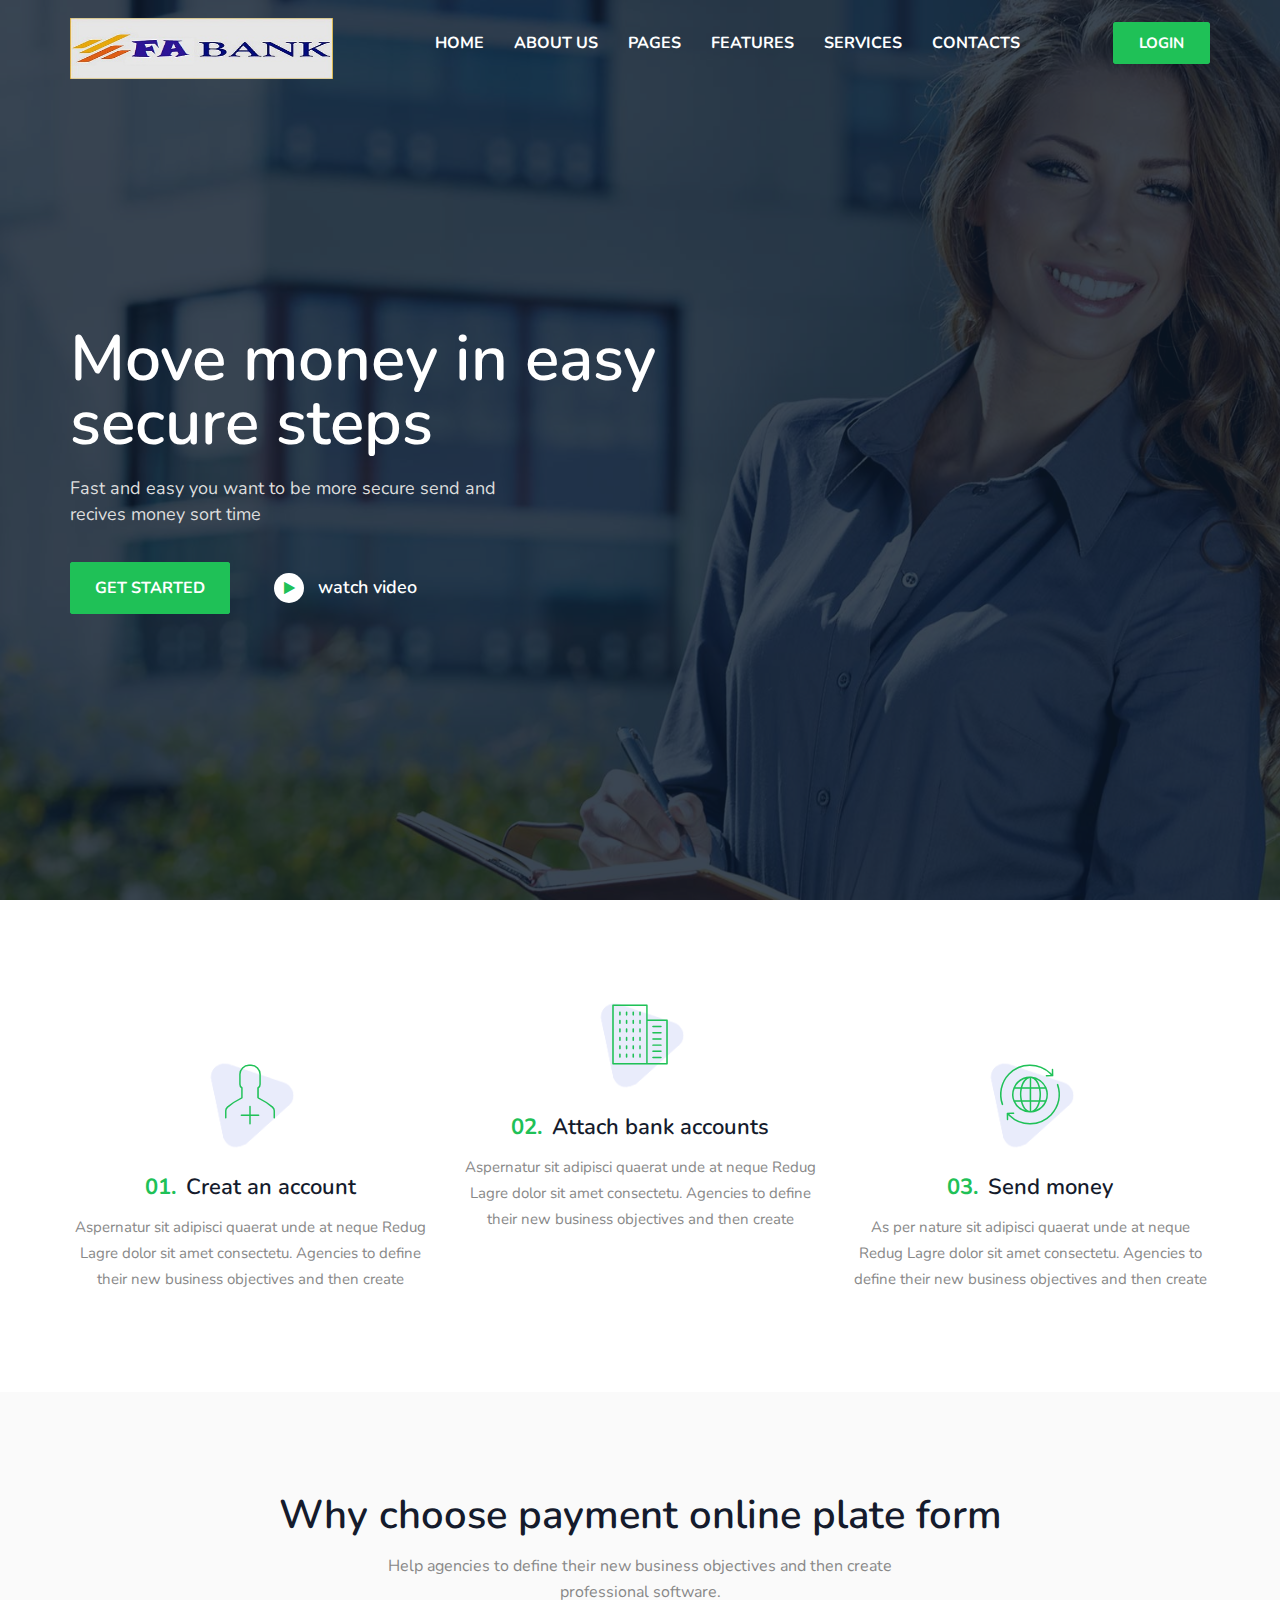
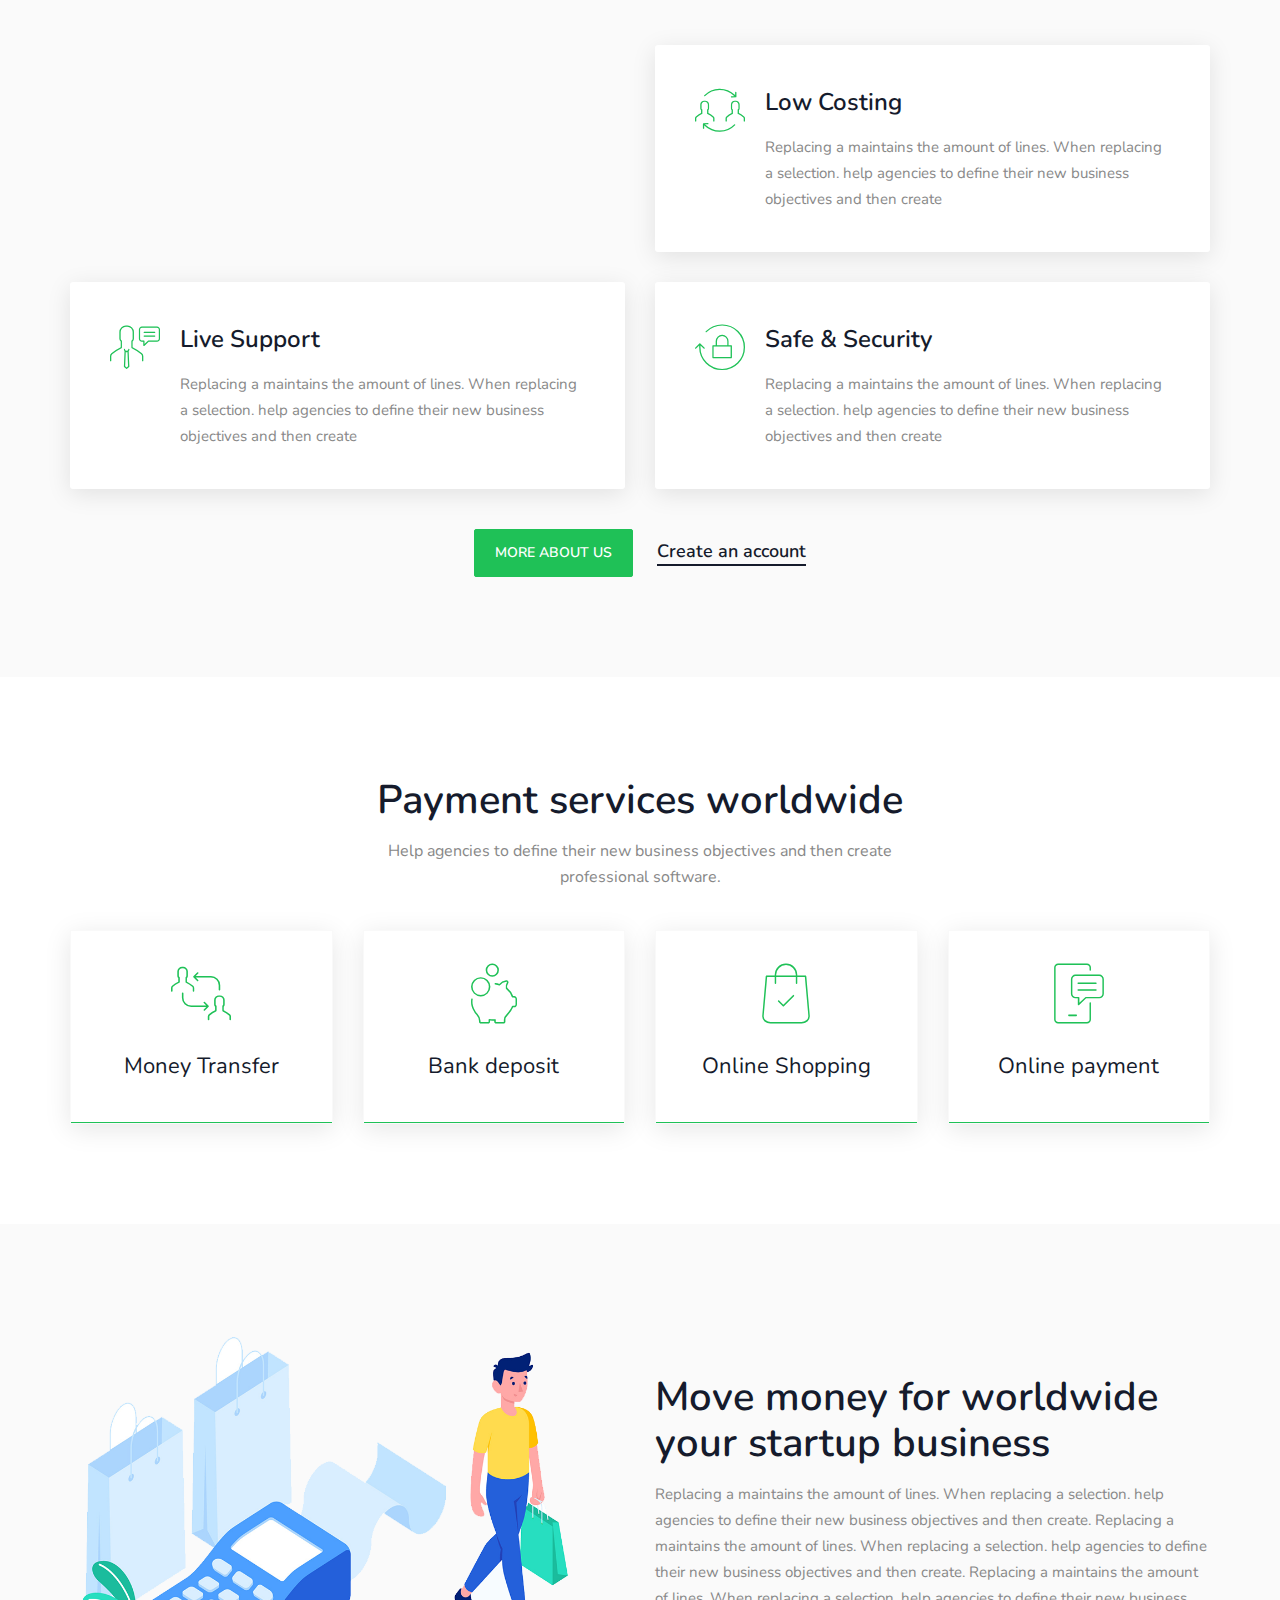
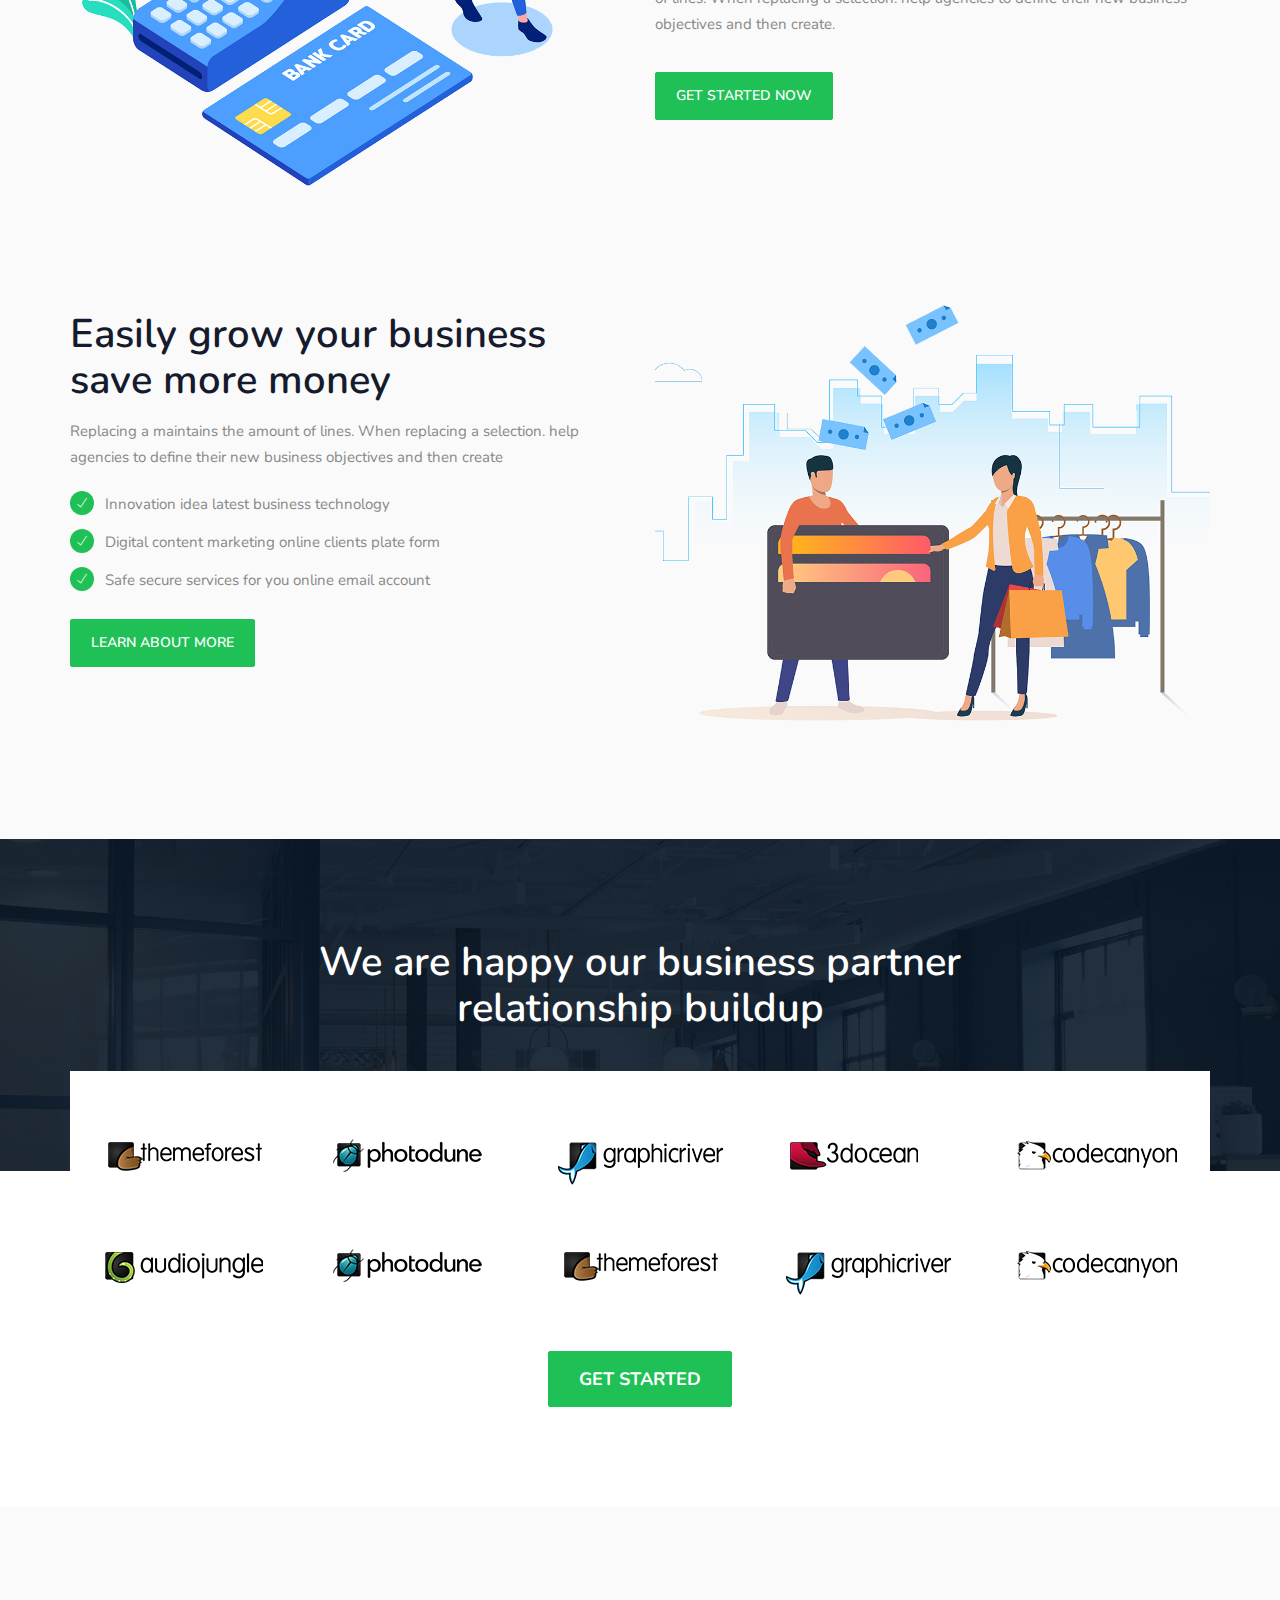
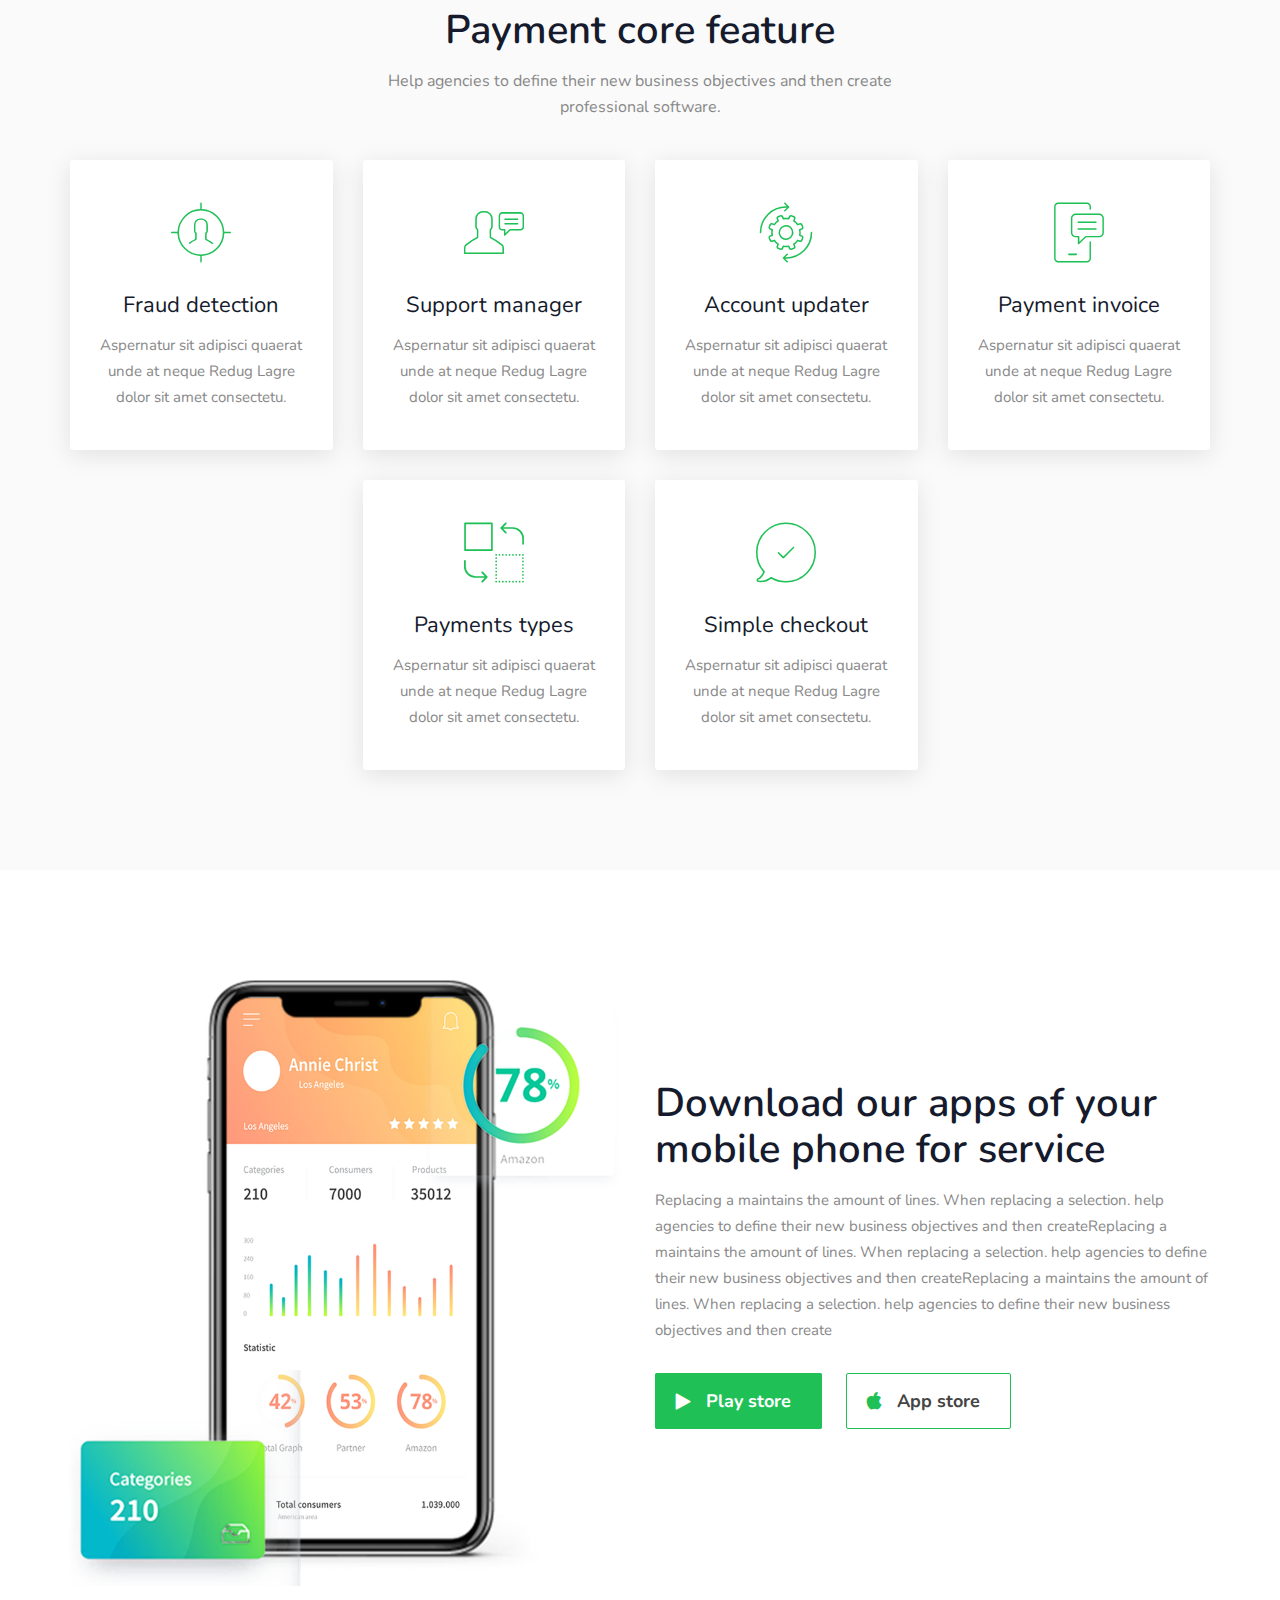
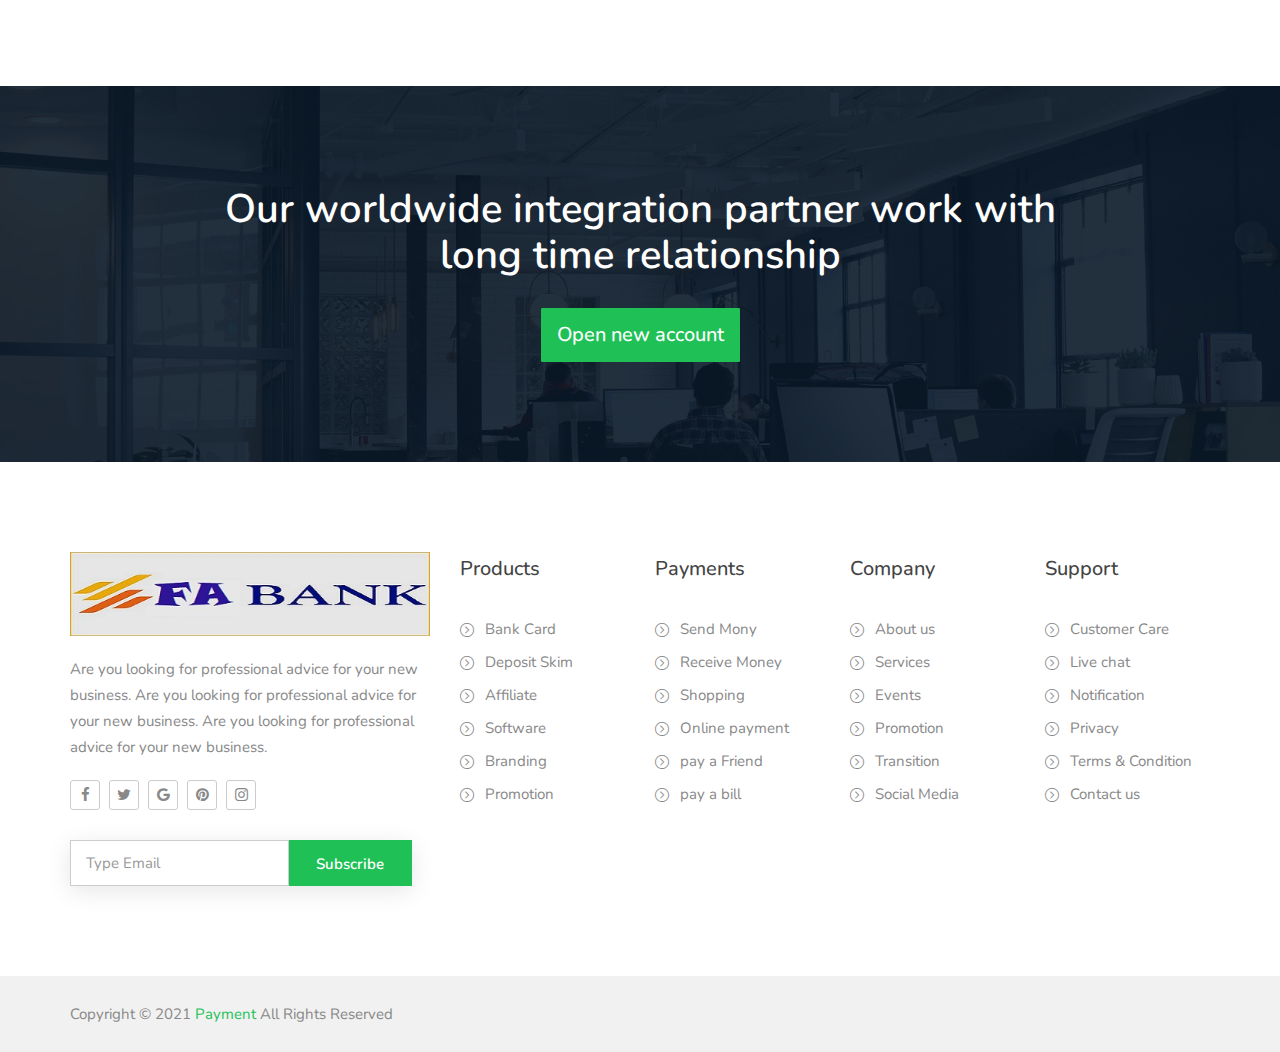
<file: BankProject/WebContent/index.html>
<!doctype html>
<html class="no-js" lang="en">
	
<!-- Mirrored from rockstheme.com/rocks/paiment-live/ by HTTrack Website Copier/3.x [XR&CO'2014], Sat, 11 Apr 2020 19:43:00 GMT -->
<head>
		<meta charset="utf-8">
		<meta http-equiv="x-ua-compatible" content="ie=edge">
		<title>Home</title>
		<meta name="description" content="">
		<meta name="viewport" content="width=device-width, initial-scale=1">

		<!-- favicon -->		
		<link rel="shortcut icon" type="image/x-icon" href="img/logo/Bank.jpg">

		<!-- all css here -->

		<!-- bootstrap v3.3.6 css -->
		<link rel="stylesheet" href="css/bootstrap.min.css">
		<!-- owl.carousel css -->
		<link rel="stylesheet" href="css/owl.carousel.css">
		<link rel="stylesheet" href="css/owl.transitions.css">
       <!-- Animate css -->
        <link rel="stylesheet" href="css/animate.css">
        <!-- meanmenu css -->
        <link rel="stylesheet" href="css/meanmenu.min.css">
        <!-- Nice-select css -->
        <link rel="stylesheet" href="css/nice-select.css">
		<!-- font-awesome css -->
		<link rel="stylesheet" href="css/font-awesome.min.css">
		<link rel="stylesheet" href="css/themify-icons.css">
		<link rel="stylesheet" href="css/flaticon.css">
		<!-- magnific css -->
        <link rel="stylesheet" href="css/magnific.min.css">
		<!-- style css -->
		<link rel="stylesheet" href="style.css">
		<!-- responsive css -->
		<link rel="stylesheet" href="css/responsive.css">

		<!-- modernizr css -->
		<script src="js/vendor/modernizr-2.8.3.min.js"></script>
	</head>
		<body>

		<!--[if lt IE 8]>
			<p class="browserupgrade">You are using an <strong>outdated</strong> browser. Please <a href="http://browsehappy.com/">upgrade your browser</a> to improve your experience.</p>
		<![endif]-->

        <div id="preloader"></div>
        <header class="header-one">
            <!-- header-area start -->
            <div id="sticker" class="header-area hidden-xs">
                <div class="container">
                    <div class="row">
                        <div class="col-md-12 col-sm-12">
                            <div class="row">
                                <!-- logo start -->
                                <div class="col-md-3 col-sm-3">
                                    <div class="logo">
                                        <!-- Brand -->
                                        <a class="navbar-brand page-scroll white-logo" href="index-2.html">
                                            <img src="img/logo/Bank.jpg" alt="">
                                        </a>
                                        <a class="navbar-brand page-scroll black-logo" href="index-2.html">
                                            <img src="img/logo/Bank.jpg" alt="">
                                        </a>
                                    </div>
                                    <!-- logo end -->
                                </div>
                                <div class="col-md-9 col-sm-9">
                                    <div class="header-right-link">
                                        <!-- search option end -->
                                        <a class="s-menu" href="login.html">Login</a>
                                    </div>
                                    <!-- mainmenu start -->
                                    <nav class="navbar navbar-default">
                                        <div class="collapse navbar-collapse" id="navbar-example">
                                            <div class="main-menu">
                                                <ul class="nav navbar-nav navbar-right">
                                                    <li><a class="pages" href="index-2.html">Home</a>
                                                   <!--  <ul class="sub-menu">
                                                        <li><a href="index-2.html">Home 01</a></li>
                                                        <li><a href="index-3.html">Home 02</a></li>
                                                    </ul> -->
                                                </li>
                                                <li><a href="about.html">About us</a></li>
                                                <li><a class="pages" href="#">Pages</a>
                                                    <ul class="sub-menu">
                                                        <li><a href="team.html">team</a></li>
                                                        <li><a href="faq.html">FAQ</a></li>
                                                        <li><a href="pricing.html">Pricing</a></li>
                                                        <li><a href="login.html">Login</a></li>
                                                        <li><a href="signup.html">Register</a></li>
                                                    </ul>
                                                </li>
                                                <li><a href="feature.html">Features</a></li>
                                                <li><a class="pages" href="#">Services</a>
                                                    <ul class="sub-menu">
                                                        <li><a href="blog.html">Education Loan</a></li>
                                                        <li><a href="blog-sidebar.html">CAR Loan</a></li>
                                                        <li><a href="blog-details.html">Home Loan</a></li>
                                                    </ul>
                                                </li>
                                                <li><a href="contact.html">contacts</a></li>
                                                </ul>
                                            </div>
                                        </div>
                                    </nav>
                                    <!-- mainmenu end -->
                                </div>
                            </div>
                        </div>
                    </div>
                </div>
            </div>
            <!-- header-area end -->
            <!-- mobile-menu-area start -->
            <div class="mobile-menu-area hidden-lg hidden-md hidden-sm">
                <div class="container">
                    <div class="row">
                        <div class="col-md-12">
                            <div class="mobile-menu">
                                <div class="logo">
                                    <a href="index-2.html"><img src="img/logo/Bank.jpg" alt="" /></a>
                                </div>
                                <nav id="dropdown">
                                    <ul>
                                        <li><a class="pages" href="index-2.html">Home</a>
                                           <!--  <ul class="sub-menu">
                                                <li><a href="index-2.html">Home 01</a></li>
                                                <li><a href="index-3.html">Home 02</a></li>
                                            </ul> -->
                                        </li>
                                        <li><a href="about.html">About us</a></li>
                                        <li><a class="pages" href="#">Pages</a>
                                            <ul class="sub-menu">
                                                <li><a href="team.html">team</a></li>
                                                <li><a href="faq.html">FAQ</a></li>
                                                <li><a href="pricing.html">Pricing</a></li>
                                                <li><a href="login.html">Login</a></li>
                                                <li><a href="signup.html">Register</a></li>
                                            </ul>
                                        </li>
                                        <li><a href="feature.html">Features</a></li>
                                        <li><a class="pages" href="#">Services</a>
                                            <ul class="sub-menu">
                                                <li><a href="blog.html">Education Loan</a></li>
                                                <li><a href="blog-sidebar.html">CAR Loan</a></li>
                                                <li><a href="blog-details.html">Home Loan</a></li>
                                            </ul>
                                        </li>
                                        <li><a href="contact.html">contacts</a></li>
                                    </ul>
                                </nav>
                            </div>					
                        </div>
                    </div>
                </div>
            </div>
            <!-- mobile-menu-area end -->		
        </header>
        <!-- header end -->
        <!-- Start Slider Area -->
		<div class="slide-area fix" data-stellar-background-ratio="0.6">
            <div class="display-table">
                <div class="display-table-cell">
					<div class="container">
						<div class="row">
                            <div class="col-md-12 col-sm-12 col-xs-12">
                                <!-- Start Slider content -->
                                <div class="slide-content">
                                    <h2 class="title2">Move money in easy secure steps</h2>
                                    <p>Fast and easy you want to be more secure send and recives money sort time</p>
                                    <div class="layer-1-3">
                                        <a href="login.html" class="ready-btn left-btn" >Get started</a>
                                        <div class="video-content">
                                            <a href="https://www.youtube.com/watch?v=O33uuBh6nXA" class="video-play vid-zone">
                                                <i class="fa fa-play"></i>
                                                <span>watch video</span>
                                            </a>
                                        </div>
                                    </div>
                                </div>
                                <!-- End Slider content -->
						    </div>
						</div>
					</div>
				</div>
            </div>
		</div>
		<!-- End Slider Area -->
        <!-- Start How to area -->
        <div class="how-to-area area-padding">
            <div class="container">
                <div class="row">
                    <div class="all-services">
                        <!-- single-well end-->
                        <div class="col-md-4 col-sm-4 col-xs-12">
                            <div class="well-services first-item">
                                <div class="well-img">
                                    <a class="big-icon" href="signup.html"><i class="flaticon-user-12"></i></a>
                                </div>
                                <div class="main-wel">
                                    <div class="wel-content">
                                        <h4><span>01.</span>Creat an account</h4>
                                        <p>Aspernatur sit adipisci quaerat unde at neque Redug Lagre dolor sit amet consectetu. Agencies to define their new business objectives and then create</p>
                                    </div>
                                </div>
                            </div>
                        </div>
                        <!-- single-well end-->
                        <div class="col-md-4 col-sm-4 col-xs-12">
                            <div class="well-services ">
                                <div class="well-img">
                                    <a class="big-icon" href="login.html"><i class="flaticon-building"></i></a>
                                </div>
                                <div class="main-wel">
                                    <div class="wel-content">
                                        <h4><span>02.</span>Attach bank accounts</h4>
                                        <p>Aspernatur sit adipisci quaerat unde at neque Redug Lagre dolor sit amet consectetu. Agencies to define their new business objectives and then create</p>
                                    </div>
                                </div>
                            </div>
                        </div>
                        <!-- single-well end-->
                        <div class="col-md-4 col-sm-4 col-xs-12">
                            <div class="well-services thired-item">
                                <div class="well-img">
                                    <a class="big-icon" href="login.html"><i class="flaticon-worldwide"></i></a>
                                </div>
                                <div class="main-wel">
                                    <div class="wel-content">
                                        <h4><span>03.</span>Send money</h4>
                                        <p>As per nature sit adipisci quaerat unde at neque Redug Lagre dolor sit amet consectetu. Agencies to define their new business objectives and then create</p>
                                    </div>
                                </div>
                            </div>
                        </div>
                        <!-- single-well end-->
                    </div>
                </div>
            </div>
        </div>
        <!-- End How to area -->
        <!-- Start About Area -->
        <div class="about-area bg-color fix area-padding">
            <div class="container">
               <div class="row">
					<div class="col-md-12 col-sm-12 col-xs-12">
						<div class="section-headline text-center">
                            <h3>Why choose payment online plate form</h3>
                            <p>Help agencies to define their new business objectives and then create professional software.</p>
						</div>
					</div>
				</div>
                <div class="row">
                    <div class="support-all">
                        <!-- Start services -->
                        <div class="col-md-6 col-sm-6 col-xs-12">
                            <div class="support-services wow ">
                                <a class="support-images" href="#"><i class="flaticon-like-2"></i></a>
                                <div class="support-content">
                                    <h4>Professional Services</h4>
                                    <p>Replacing a  maintains the amount of lines. When replacing a selection. help agencies to define their new business objectives and then create</p>
                                </div>
                            </div>
                        </div>
                        <!-- Start services -->
                        <div class="col-md-6 col-sm-6 col-xs-12">
                            <div class="support-services ">
                                <a class="support-images" href="#"><i class="flaticon-transfer-3"></i></a>
                                <div class="support-content">
                                    <h4>Low costing</h4>
                                    <p>Replacing a  maintains the amount of lines. When replacing a selection. help agencies to define their new business objectives and then create</p>
                                </div>
                            </div>
                        </div>
                        <!-- Start services -->
                        <div class="col-md-6 col-sm-6 col-xs-12">
                            <div class="support-services ">
                                <a class="support-images" href="#"><i class="flaticon-user-4"></i></a>
                                <div class="support-content">
                                    <h4>Live Support</h4>
                                    <p>Replacing a  maintains the amount of lines. When replacing a selection. help agencies to define their new business objectives and then create</p>
                                </div>
                            </div>
                        </div>
                        <!-- Start services -->
                        <div class="col-md-6 col-sm-6 col-xs-12">
                            <div class="support-services">
                                <a class="support-images" href="#"><i class="flaticon-padlock"></i></a>
                                <div class="support-content">
                                    <h4>Safe & Security</h4>
                                    <p>Replacing a  maintains the amount of lines. When replacing a selection. help agencies to define their new business objectives and then create</p>
                                </div>
                            </div>
                        </div>
                        <div class="col-md-12 col-sm-12 col-xs-12">
                            <div class="about-contact text-center">
                                <div class="about-btn">
                                    <a class="ab-btn left-ab-btn" href="about.html">More about us</a>
                                    <a class="ab-btn right-ab-btn" href="signup.html">Create an account</a>
                                </div>
                            </div>
                        </div>
                    </div>
                </div>
            </div>
        </div>
        <!-- End About Area -->
        <!-- service area start -->
        <div class="services-area area-padding-2">
            <div class="container">
               <div class="row">
					<div class="col-md-12 col-sm-12 col-xs-12">
						<div class="section-headline text-center">
                            <h3>Payment services worldwide</h3>
                            <p>Help agencies to define their new business objectives and then create professional software.</p>
						</div>
					</div>
				</div>
                <div class="row">
                    <div class="all-services">
                        <!-- single-well end-->
                        <div class="col-md-3 col-sm-6 col-xs-12">
                            <div class="single-service ">
                                <div class="service-img">
                                    <a class="service-icon" href="login.html"><i class="flaticon-transfer-1"></i></a>
                                </div>
                                <div class="main-service">
                                    <div class="service-content">
                                        <h4>Money Transfer</h4>
                                    </div>
                                </div>
                            </div>
                        </div>
                        <!-- single-well end-->
                        <div class="col-md-3 col-sm-6 col-xs-12">
                            <div class="single-service ">
                                <div class="service-img">
                                    <a class="service-icon" href="login.html"><i class="flaticon-piggy-bank"></i></a>
                                </div>
                                <div class="main-service">
                                    <div class="service-content">
                                        <h4>Bank deposit</h4>
                                    </div>
                                </div>
                            </div>
                        </div>
                        <!-- single-well end-->
                        <div class="col-md-3 col-sm-6 col-xs-12">
                            <div class="single-service ">
                                <div class="service-img">
                                    <a class="service-icon" href="login.html"><i class="flaticon-shopping-bag-1"></i></a>
                                </div>
                                <div class="main-service">
                                    <div class="service-content">
                                        <h4>Online Shopping</h4>
                                    </div>
                                </div>
                            </div>
                        </div>
                        <!-- single-well end-->
                        <div class="col-md-3 col-sm-6 col-xs-12">
                            <div class="single-service ">
                                <div class="service-img">
                                    <a class="service-icon" href="login.html"><i class="flaticon-smartphone"></i></a>
                                </div>
                                <div class="main-service">
                                    <div class="service-content">
                                        <h4>Online payment</h4>
                                    </div>
                                </div>
                            </div>
                        </div>
                        <!-- single-well end-->
                    </div>
                </div>
            </div>
        </div>
        <!-- End service area End -->
        <!-- Start Feature Area -->
        <div class="feature-area bg-color fix area-padding">
            <div class="container">
                <div class="row">
                    <div class="col-md-6 col-sm-6 col-xs-12">
                        <div class="feature-content">
                            <div class="feature-images">
                                <img src="img/feature/f1.png" alt="">
                            </div>
                        </div>
                    </div>
                    <div class="col-md-6 col-sm-6 col-xs-12">
                        <div class="feature-text">
                            <h3>Move money for worldwide your startup business</h3>
						    <p>Replacing a  maintains the amount of lines. When replacing a selection. help agencies to define their new business objectives and then create. Replacing a  maintains the amount of lines. When replacing a selection. help agencies to define their new business objectives and then create. Replacing a  maintains the amount of lines. When replacing a selection. help agencies to define their new business objectives and then create. </p>
                            
                            <a class="feature-btn" href="#">Get started now</a>
                        </div>
                    </div>
                </div>
                <div class="row margin-row">
                    <div class="col-md-6 col-sm-6 hidden-xs">
                        <div class="feature-text">
                            <h3>Easily grow your business save more money</h3>
						    <p>Replacing a  maintains the amount of lines. When replacing a selection. help agencies to define their new business objectives and then create</p>
                            <ul>
                               <li><a href="#">Innovation idea latest business technology</a></li>
                                <li><a href="#">Digital content marketing online clients plate form</a></li>
                                <li><a href="#">Safe secure services for you online email account</a></li>
                            </ul>
                            <a class="feature-btn" href="#">Learn about more</a>
                        </div>
                    </div>
                    <div class="col-md-6 col-sm-6 col-xs-12">
                        <div class="feature-content">
                            <div class="feature-images">
                                <img src="img/feature/f2.png" alt="">
                            </div>
                        </div>
                    </div>
                    <div class="hidden-md hidden-lg hidden-sm col-xs-12">
                        <div class="feature-text">
                            <h3>Easily grow your business earn more money</h3>
						    <p>Replacing a  maintains the amount of lines. When replacing a selection. help agencies to define their new business objectives and then create</p>
                            <ul>
                               <li><a href="#">Innovation idea latest business technology</a></li>
                                <li><a href="#">Digital content marketing online clients plate form</a></li>
                                <li><a href="#">Safe secure services for you online email account</a></li>
                            </ul>
                            <a class="feature-btn" href="#">Learn more</a>
                        </div>
                    </div>
                </div>
            </div>
        </div>
        <!-- End Feature Area -->
        <!-- Start brand Banner area -->
        <div class="brand-area area-padding fix" data-stellar-background-ratio="0.6">
            <div class="container">
               <div class="row">
					<div class="col-md-12 col-sm-12 col-xs-12">
						 <div class="brand-text text-center">
                            <h3> We are happy our business partner relationship buildup</h3>
						</div>
					</div>
				</div>
            </div>
        </div>
        <div class="brand-area-content">
            <div class="container">
                <div class="row">
                    <div class="col-md-12 col-sm-12 col-xs-12">
                        <div class="brand-content">
                            <div class="brand-items">	
                                <div class="single-brand-item">
                                    <a href="#"><img src="img/client/1.png" alt=""></a>
                                </div>
                                <div class="single-brand-item">
                                    <a href="#"><img src="img/client/2.png" alt=""></a>
                                </div>
                                <div class="single-brand-item">
                                    <a href="#"><img src="img/client/3.png" alt=""></a>
                                </div>
                                <div class="single-brand-item">
                                    <a href="#"><img src="img/client/4.png" alt=""></a>
                                </div>
                                <div class="single-brand-item">
                                    <a href="#"><img src="img/client/5.png" alt=""></a>
                                </div>
                                <div class="single-brand-item">
                                    <a href="#"><img src="img/client/6.png" alt=""></a>
                                </div>
                                <div class="single-brand-item">
                                    <a href="#"><img src="img/client/7.png" alt=""></a>
                                </div>
                                <div class="single-brand-item">
                                    <a href="#"><img src="img/client/8.png" alt=""></a>
                                </div>
                                <div class="single-brand-item">
                                    <a href="#"><img src="img/client/9.png" alt=""></a>
                                </div>
                                <div class="single-brand-item">
                                    <a href="#"><img src="img/client/10.png" alt=""></a>
                                </div>
                            </div>
                           <a class="hire-btn" href="#">Get started</a>
                        </div>
                    </div>
                </div>
            </div>
        </div>
        <!-- End brand Banner area -->
        <!-- Core feature start -->
        <div class="core-feature-area bg-color area-padding-2">
            <div class="container">
               <div class="row">
					<div class="col-md-12 col-sm-12 col-xs-12">
						<div class="section-headline text-center">
                            <h3>Payment core feature</h3>
                            <p>Help agencies to define their new business objectives and then create professional software.</p>
						</div>
					</div>
				</div>
                <div class="row">
                    <div class="all-core-feature">
                        <!-- single-well end-->
                        <div class="col-md-3 col-sm-6 col-xs-12">
                            <div class="core-feature ">
                                <div class="core-img">
                                    <a class="core-icon" href="#"><i class="flaticon-target"></i></a>
                                </div>
                                <div class="main-core">
                                    <div class="core-content">
                                        <h4>Fraud detection</h4>
                                        <p>Aspernatur sit adipisci quaerat unde at neque Redug Lagre dolor sit amet consectetu.</p>
                                    </div>
                                </div>
                            </div>
                        </div>
                        <!-- single-well end-->
                        <div class="col-md-3 col-sm-6 col-xs-12">
                            <div class="core-feature ">
                                <div class="core-img">
                                    <a class="core-icon" href="#"><i class="flaticon-user-8"></i></a>
                                </div>
                                <div class="main-core">
                                    <div class="core-content">
                                        <h4>Support manager</h4>
                                        <p>Aspernatur sit adipisci quaerat unde at neque Redug Lagre dolor sit amet consectetu.</p>
                                    </div>
                                </div>
                            </div>
                        </div>
                        <!-- single-well end-->
                        <div class="col-md-3 col-sm-6 col-xs-12">
                            <div class="core-feature ">
                                <div class="core-img">
                                    <a class="core-icon" href="#"><i class="flaticon-settings-2"></i></a>
                                </div>
                                <div class="main-core">
                                    <div class="core-content">
                                        <h4>Account updater</h4>
                                        <p>Aspernatur sit adipisci quaerat unde at neque Redug Lagre dolor sit amet consectetu.</p>
                                    </div>
                                </div>
                            </div>
                        </div>
                        <!-- single-well end-->
                        <div class="col-md-3 col-sm-6 col-xs-12">
                            <div class="core-feature ">
                                <div class="core-img">
                                    <a class="core-icon" href="#"><i class="flaticon-smartphone"></i></a>
                                </div>
                                <div class="main-core">
                                    <div class="core-content">
                                        <h4>Payment invoice</h4>
                                        <p>Aspernatur sit adipisci quaerat unde at neque Redug Lagre dolor sit amet consectetu.</p>
                                    </div>
                                </div>
                            </div>
                        </div>
                        <!-- single-well end-->
                        <div class="col-md-offset-3 col-md-3 col-sm-6 col-xs-12">
                            <div class="core-feature ">
                                <div class="core-img">
                                    <a class="core-icon" href="#"><i class="flaticon-transfer"></i></a>
                                </div>
                                <div class="main-core">
                                    <div class="core-content">
                                        <h4>Payments types</h4>
                                        <p>Aspernatur sit adipisci quaerat unde at neque Redug Lagre dolor sit amet consectetu.</p>
                                    </div>
                                </div>
                            </div>
                        </div>
                        <!-- single-well end-->
                        <div class="col-md-3 col-sm-6 col-xs-12">
                            <div class="core-feature ">
                                <div class="core-img">
                                    <a class="core-icon" href="#"><i class="flaticon-speech-bubble"></i></a>
                                </div>
                                <div class="main-core">
                                    <div class="core-content">
                                        <h4>Simple checkout</h4>
                                        <p>Aspernatur sit adipisci quaerat unde at neque Redug Lagre dolor sit amet consectetu.</p>
                                    </div>
                                </div>
                            </div>
                        </div>
                        <!-- single-well end-->
                    </div>
                </div>
            </div>
        </div>
        <!-- Core feature End -->
        <!-- Start Download area -->
		<div class="download-area area-padding">
			<div class="container">
				<div class="row">
                    <!-- Start Column -->
                    <div class="col-md-6 col-sm-6 col-xs-12">
                        <div class="download-image">
                            <img src="img/about/ab1.png" alt="download-image">
                        </div>
                    </div>
                    <!-- End Column --> 
                    <!-- Start Column -->
					<div class="col-md-6 col-sm-6 col-xs-12">
						<div class="download-text">
						    <h3>Download our apps of your mobile phone for service</h3>
						    <p>Replacing a  maintains the amount of lines. When replacing a selection. help agencies to define their new business objectives and then createReplacing a  maintains the amount of lines. When replacing a selection. help agencies to define their new business objectives and then createReplacing a  maintains the amount of lines. When replacing a selection. help agencies to define their new business objectives and then create</p>
						    <div class="down-btn" data-wow-delay="0.7s">
                                <a href="#" class="app-btn left-btn">Play store</a>
                                <a href="#" class="app-btn right-btn">App store</a>
                            </div>
						</div>
				    </div>   
				</div>
			</div>
		</div>
		<!-- End Download area -->
        <!-- Start Banner Area -->
        <div class="banner-area area-padding">
            <div class="container">
                <div class="row">
                    <div class="col-md-12 col-sm-12 col-xs-12">
                        <div class="banner-all area-80 text-center">
                            <div class="banner-content">
                                <h3>Our worldwide integration partner work with long time relationship </h3>
                                <a class="banner-btn" href="signup.html">Open new account</a>
                            </div>
                        </div>
                    </div>
                </div>
            </div>
        </div>
        <!-- End Banner Area -->
        <!-- Start Footer Area -->
        <footer class="footer-1">
            <div class="footer-area">
                <div class="container">
                    <div class="row">
                       <div class="col-md-4 col-sm-6 col-xs-12">
                            <div class="footer-content logo-footer">
                                <div class="footer-head">
                                    <div class="footer-logo">
                                    	<a class="footer-black-logo" href="#"><img src="img/logo/Bank.jpg" alt=""></a>
                                    </div>
                                    <p>
                                        Are you looking for professional advice for your new business. Are you looking for professional advice for your new business. Are you looking for professional advice for your new business.
                                    </p>
                                    <div class="footer-icons">
                                        <ul>
                                            <li>
                                                <a href="#">
                                                    <i class="fa fa-facebook"></i>
                                                </a>
                                            </li>
                                            <li>
                                                <a href="#">
                                                    <i class="fa fa-twitter"></i>
                                                </a>
                                            </li>
                                            <li>
                                                <a href="#">
                                                    <i class="fa fa-google"></i>
                                                </a>
                                            </li>
                                            <li>
                                                <a href="#">
                                                    <i class="fa fa-pinterest"></i>
                                                </a>
                                            </li>
                                            <li>
                                                <a href="#">
                                                    <i class="fa fa-instagram"></i>
                                                </a>
                                            </li>
                                        </ul>
                                    </div>
                                    <div class="subs-feilds">
                                        <div class="suscribe-input">
                                            <input type="email" class="email form-control width-80" id="sus_email" placeholder="Type Email">
                                            <button type="submit" id="sus_submit" class="add-btn">Subscribe</button>
                                        </div>
                                    </div>
                                </div>
                            </div>
                        </div>
                        <!-- end single footer -->
                        <div class="col-md-2 col-sm-3 col-xs-12">
                            <div class="footer-content">
                                <div class="footer-head">
                                    <h4>Products</h4>
                                    <ul class="footer-list">
                                        <li><a href="#">Bank Card</a></li>
                                        <li><a href="#">Deposit Skim</a></li>
                                        <li><a href="#">Affiliate</a></li>
                                        <li><a href="#">Software</a></li>
                                        <li><a href="#">Branding </a></li>
                                        <li><a href="#">Promotion </a></li>
                                    </ul>
                                </div>
                            </div>
                        </div>
                        <!-- end single footer -->
                        <div class="col-md-2 col-sm-3 col-xs-12">
                            <div class="footer-content">
                                <div class="footer-head">
                                    <h4>Payments</h4>
                                    <ul class="footer-list">
                                        <li><a href="#">Send Mony</a></li>
                                        <li><a href="#">Receive Money </a></li>
                                        <li><a href="#">Shopping</a></li>
                                        <li><a href="#">Online payment</a></li>
                                        <li><a href="#">pay a Friend </a></li>
                                        <li><a href="#">pay a bill </a></li>
                                    </ul>
                                </div>
                            </div>
                        </div>
                        <!-- end single footer -->
                        <div class="col-md-2 hidden-sm col-xs-12">
                            <div class="footer-content">
                                <div class="footer-head">
                                    <h4>Company</h4>
                                    <ul class="footer-list">
                                        <li><a href="#">About us</a></li>
                                        <li><a href="#">Services </a></li>
                                        <li><a href="#">Events</a></li>
                                        <li><a href="#">Promotion</a></li>
                                        <li><a href="#">Transition</a></li>
                                        <li><a href="#">Social Media</a></li>
                                    </ul>
                                </div>
                            </div>
                        </div>
                        <!-- end single footer -->
                        <div class="col-md-2 hidden-sm col-xs-12">
                             <div class="footer-content last-content">
                                <div class="footer-head">
                                    <h4>Support</h4>
                                    <ul class="footer-list">
                                        <li><a href="#">Customer Care</a></li>
                                        <li><a href="#">Live chat</a></li>
                                        <li><a href="#">Notification</a></li>
                                        <li><a href="#">Privacy</a></li>
                                        <li><a href="#">Terms & Condition</a></li>
                                        <li><a href="#">Contact us </a></li>
                                    </ul>
                                </div>
                            </div>
                        </div>
                    </div>
                </div>
            </div>
            <div class="footer-area-bottom">
                <div class="container">
                    <div class="row">
                        <div class="col-md-6 col-sm-6 col-xs-12">
                            <div class="copyright">
                                <p>
                                    Copyright © 2021
                                    <a href="#">Payment</a> All Rights Reserved
                                </p>
                            </div>
                        </div>
                    </div>
                </div>
            </div>
        </footer>
        <!-- End Footer Area -->
		
		<!-- all js here -->

		<!-- jquery latest version -->
		<script src="js/vendor/jquery-1.12.4.min.js"></script>
		<!-- bootstrap js -->
		<script src="js/bootstrap.min.js"></script>
		<!-- owl.carousel js -->
		<script src="js/owl.carousel.min.js"></script>
		  <!-- stellar js -->
        <script src="js/jquery.stellar.min.js"></script>
		<!-- Counter js -->
		<script src="js/jquery.counterup.min.js"></script>
		<!-- waypoint js -->
		<script src="js/waypoints.js"></script>
        <!-- Nice-select js -->
        <script src="js/jquery.nice-select.min.js"></script>
		<!-- magnific js -->
        <script src="js/magnific.min.js"></script>
        <!-- wow js -->
        <script src="js/wow.min.js"></script>
        <!-- meanmenu js -->
        <script src="js/jquery.meanmenu.js"></script>
		<!-- Form validator js -->
		<script src="js/form-validator.min.js"></script>
		<!-- plugins js -->
		<script src="js/plugins.js"></script>
		<!-- main js -->
		<script src="js/main.js"></script>
	</body>

<!-- Mirrored from rockstheme.com/rocks/paiment-live/ by HTTrack Website Copier/3.x [XR&CO'2014], Sat, 11 Apr 2020 19:44:12 GMT -->
</html>
</file>
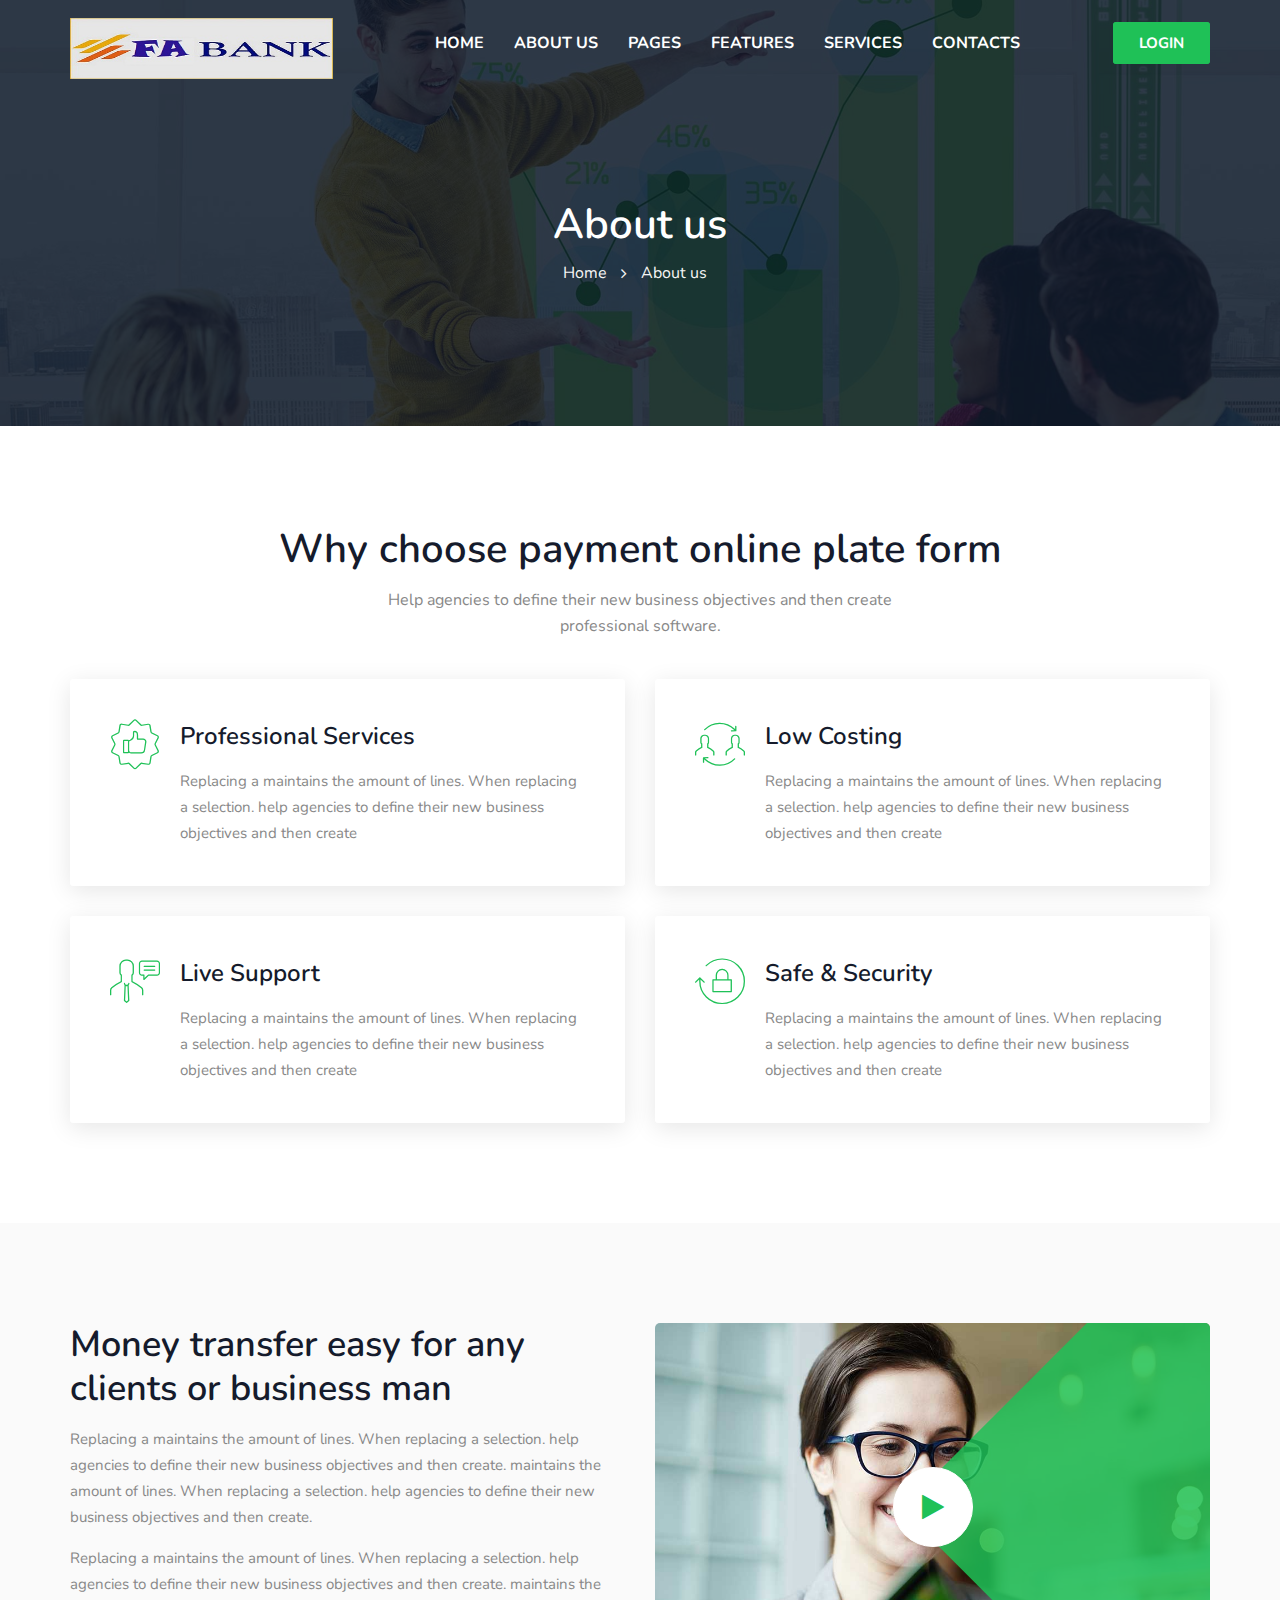
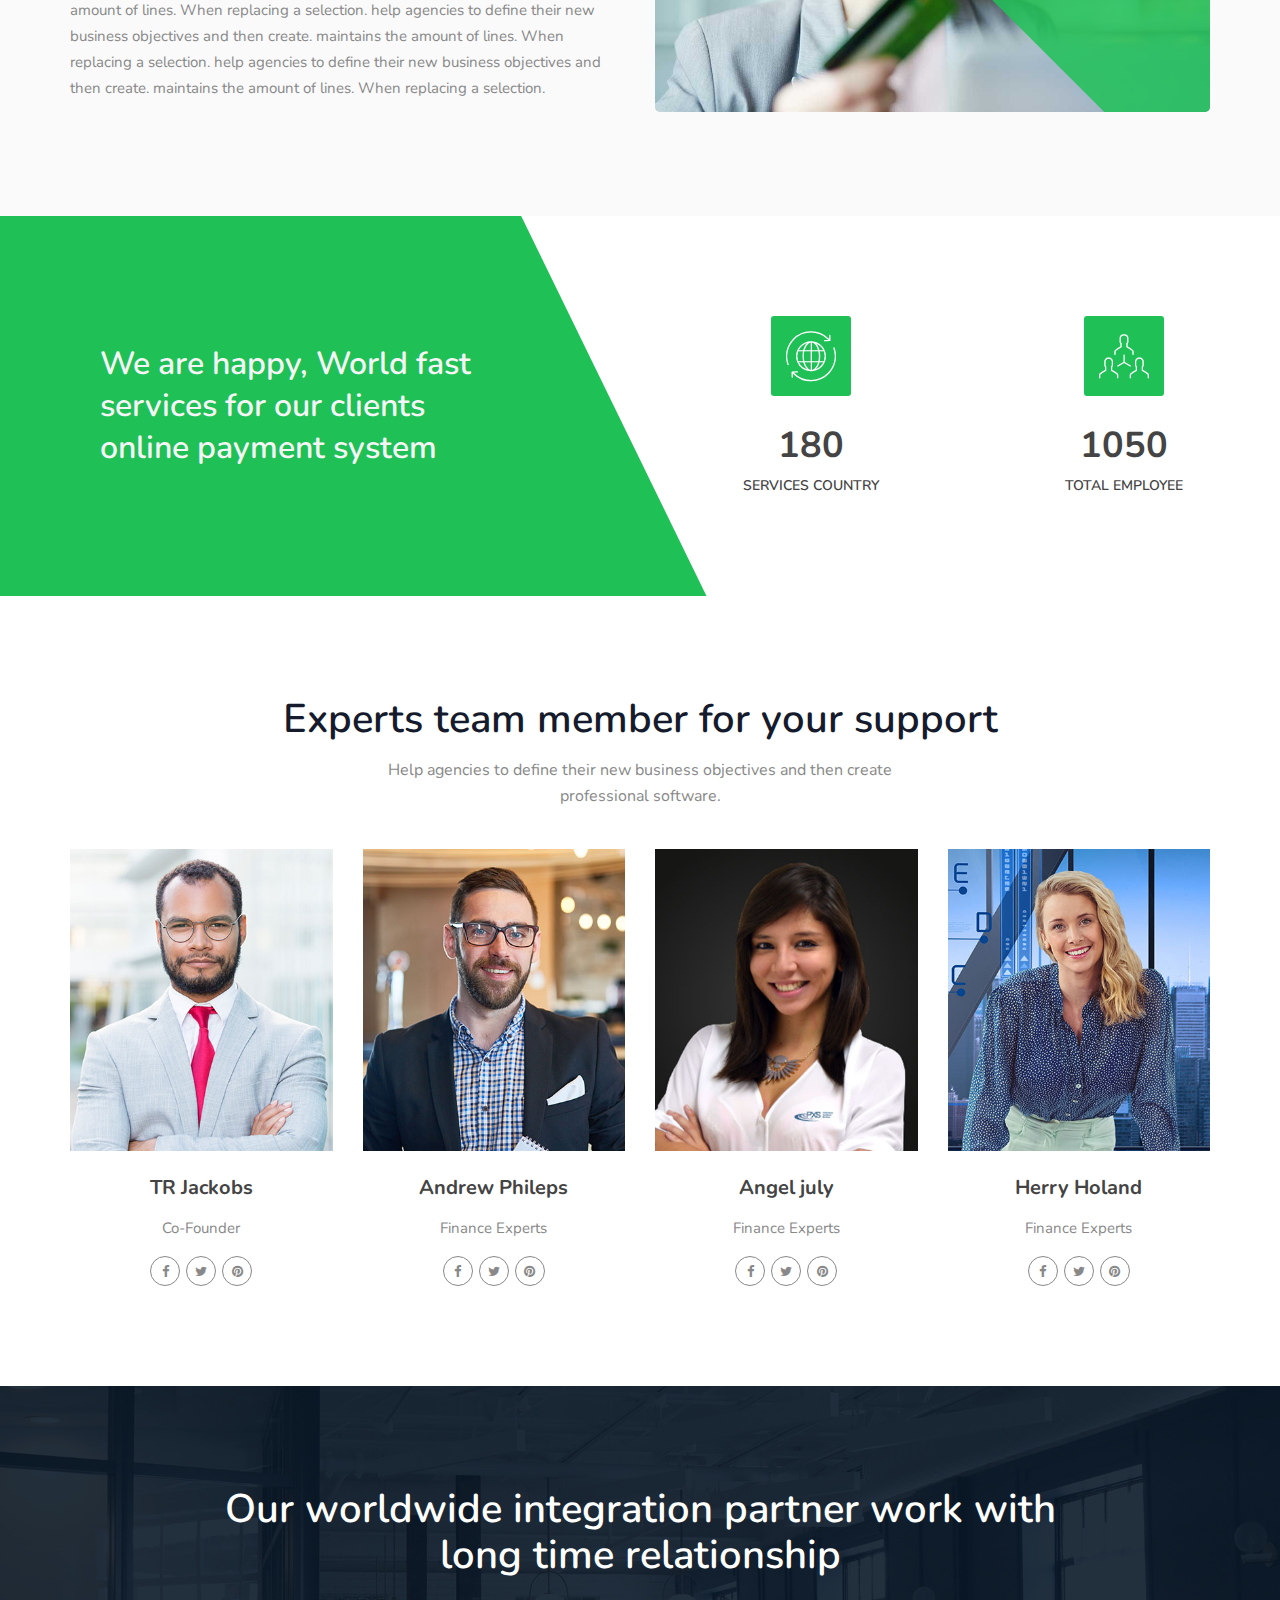
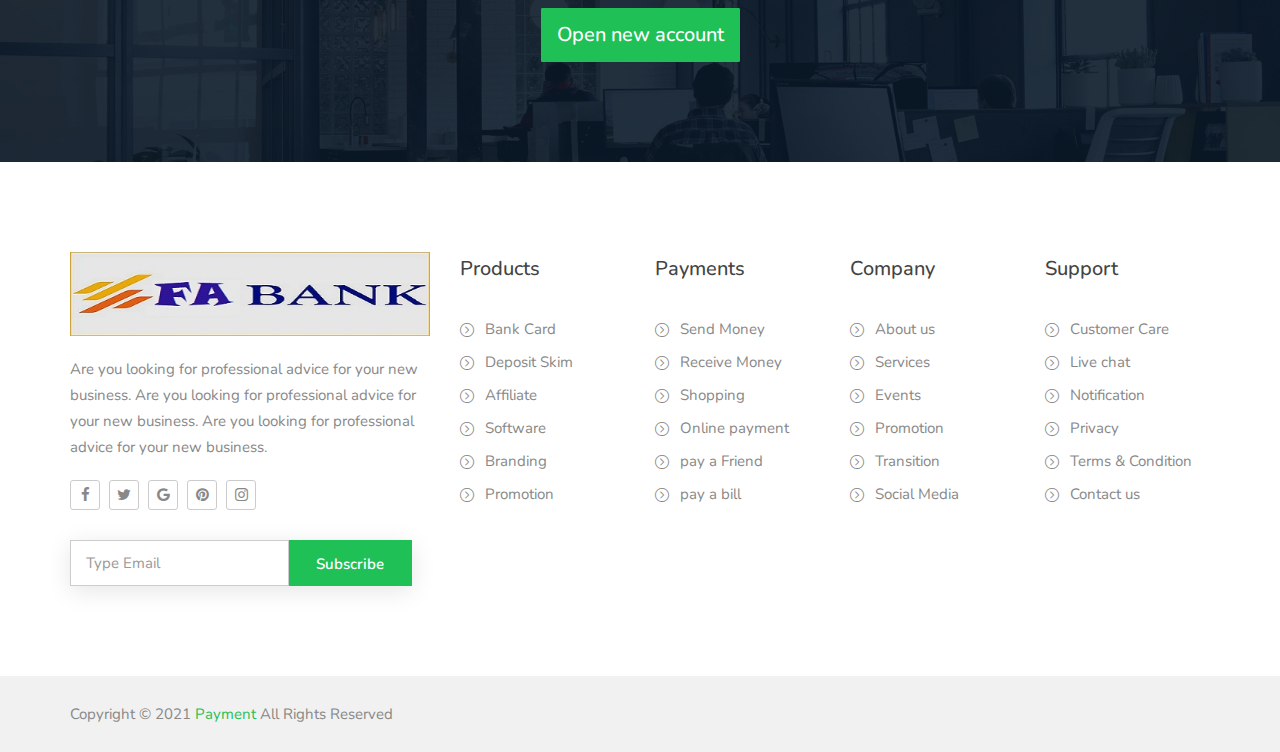
<file: BankProject/WebContent/about.html>
<!doctype html>
<html class="no-js" lang="en">
	
<!-- Mirrored from rockstheme.com/rocks/paiment-live/about.html by HTTrack Website Copier/3.x [XR&CO'2014], Sat, 11 Apr 2020 19:45:43 GMT -->
<head>
		<meta charset="utf-8">
		<meta http-equiv="x-ua-compatible" content="ie=edge">
		<title>About us</title>
		<meta name="description" content="">
		<meta name="viewport" content="width=device-width, initial-scale=1">

		<!-- favicon -->		
		<link rel="shortcut icon" type="image/x-icon" href="img/logo/Bank.jpg">

		<!-- all css here -->

		<!-- bootstrap v3.3.6 css -->
		<link rel="stylesheet" href="css/bootstrap.min.css">
		<!-- owl.carousel css -->
		<link rel="stylesheet" href="css/owl.carousel.css">
		<link rel="stylesheet" href="css/owl.transitions.css">
       <!-- Animate css -->
        <link rel="stylesheet" href="css/animate.css">
        <!-- meanmenu css -->
        <link rel="stylesheet" href="css/meanmenu.min.css">
        <!-- Nice-select css -->
        <link rel="stylesheet" href="css/nice-select.css">
		<!-- font-awesome css -->
		<link rel="stylesheet" href="css/font-awesome.min.css">
		<link rel="stylesheet" href="css/themify-icons.css">
		<link rel="stylesheet" href="css/flaticon.css">
		<!-- magnific css -->
        <link rel="stylesheet" href="css/magnific.min.css">
		<!-- style css -->
		<link rel="stylesheet" href="style.css">
		<!-- responsive css -->
		<link rel="stylesheet" href="css/responsive.css">

		<!-- modernizr css -->
		<script src="js/vendor/modernizr-2.8.3.min.js"></script>
	</head>
		<body>

		<!--[if lt IE 8]>
			<p class="browserupgrade">You are using an <strong>outdated</strong> browser. Please <a href="http://browsehappy.com/">upgrade your browser</a> to improve your experience.</p>
		<![endif]-->

        <div id="preloader"></div>
        <header class="header-one">
            <!-- header-area start -->
            <div id="sticker" class="header-area hidden-xs">
                <div class="container">
                    <div class="row">
                        <div class="col-md-12 col-sm-12">
                            <div class="row">
                                <!-- logo start -->
                                <div class="col-md-3 col-sm-3">
                                    <div class="logo">
                                        <!-- Brand -->
                                        <a class="navbar-brand page-scroll white-logo" href="index-2.html">
                                            <img src="img/logo/Bank.jpg" alt="">
                                        </a>
                                        <a class="navbar-brand page-scroll black-logo" href="index-2.html">
                                            <img src="img/logo/Bank.jpg" alt="">
                                        </a>
                                    </div>
                                    <!-- logo end -->
                                </div>
                                <div class="col-md-9 col-sm-9">
                                    <div class="header-right-link">
                                        <!-- search option end -->
                                        <a class="s-menu" href="login.html">Login</a>
                                    </div>
                                    <!-- mainmenu start -->
                                    <nav class="navbar navbar-default">
                                        <div class="collapse navbar-collapse" id="navbar-example">
                                            <div class="main-menu">
                                                <ul class="nav navbar-nav navbar-right">
                                                    <li><a class="pages" href="index-2.html">Home</a>
                                                 <!--    <ul class="sub-menu">
                                                        <li><a href="index-2.html">Home 01</a></li>
                                                        <li><a href="index-3.html">Home 02</a></li>
                                                    </ul> -->
                                                </li>
                                                <li><a href="about.html">About us</a></li>
                                                <li><a class="pages" href="#">Pages</a>
                                                    <ul class="sub-menu">
                                                        <li><a href="team.html">team</a></li>
                                                        <li><a href="faq.html">FAQ</a></li>
                                                        <li><a href="pricing.html">Pricing</a></li>
                                                        <li><a href="login.html">Login</a></li>
                                                        <li><a href="signup.html">Register</a></li>
                                                    </ul>
                                                </li>
                                                <li><a href="feature.html">Features</a></li>
                                                <li><a class="pages" href="#">Services</a>
                                            <ul class="sub-menu">
                                                <li><a href="blog.html">Education Loan</a></li>
                                                <li><a href="blog-sidebar.html">CAR Loan</a></li>
                                                <li><a href="blog-details.html">Home Loan</a></li>
                                            </ul>
                                        </li>
                                                <li><a href="contact.html">contacts</a></li>
                                                </ul>
                                            </div>
                                        </div>
                                    </nav>
                                    <!-- mainmenu end -->
                                </div>
                            </div>
                        </div>
                    </div>
                </div>
            </div>
            <!-- header-area end -->
            <!-- mobile-menu-area start -->
            <div class="mobile-menu-area hidden-lg hidden-md hidden-sm">
                <div class="container">
                    <div class="row">
                        <div class="col-md-12">
                            <div class="mobile-menu">
                                <div class="logo">
                                    <a href="index-2.html"><img src="img/logo/Bank.jpg" alt="" /></a>
                                </div>
                                <nav id="dropdown">
                                    <ul>
                                        <li><a class="pages" href="index-2.html">Home</a>
                                            <!-- <ul class="sub-menu">
                                                <li><a href="index-2.html">Home 01</a></li>
                                                <li><a href="index-3.html">Home 02</a></li>
                                            </ul> -->
                                        </li>
                                        <li><a href="about.html">About us</a></li>
                                        <li><a class="pages" href="#">Pages</a>
                                            <ul class="sub-menu">
                                                <li><a href="team.html">team</a></li>
                                                <li><a href="faq.html">FAQ</a></li>
                                                <li><a href="pricing.html">Pricing</a></li>
                                                <li><a href="login.html">Login</a></li>
                                                <li><a href="signup.html">Register</a></li>
                                            </ul>
                                        </li>
                                        <li><a href="feature.html">Features</a></li>
                                        <li><a class="pages" href="#">Services</a>
                                            <ul class="sub-menu">
                                                <li><a href="blog.html">Education Loan</a></li>
                                                <li><a href="blog-sidebar.html">CAR Loan</a></li>
                                                <li><a href="blog-details.html">Home Loan</a></li>
                                            </ul>
                                        </li>
                                        <li><a href="contact.html">contacts</a></li>
                                    </ul>
                                </nav>
                            </div>					
                        </div>
                    </div>
                </div>
            </div>
            <!-- mobile-menu-area end -->		
        </header>
        <!-- header end -->
        <!-- Start Bottom Header -->
        <div class="page-area">
            <div class="breadcumb-overlay"></div>
            <div class="container">
                <div class="row">
                    <div class="col-md-12 col-sm-12 col-xs-12">
                        <div class="breadcrumb text-center">
                            <div class="section-headline white-headline text-center">
                                <h3>About us</h3>
                            </div>
                            <ul>
                                <li class="home-bread">Home</li>
                                <li>About us</li>
                            </ul>
                        </div>
                    </div>
                </div>
            </div>
        </div>
        <!-- END Header -->
        <!-- Start Brand Area -->
        <div class="about-area fix area-padding-2">
            <div class="container">
               <div class="row">
					<div class="col-md-12 col-sm-12 col-xs-12">
						<div class="section-headline text-center">
                            <h3>Why choose payment online plate form</h3>
                            <p>Help agencies to define their new business objectives and then create professional software.</p>
						</div>
					</div>
				</div>
                <div class="row">
                    <div class="support-all">
                        <!-- Start services -->
                        <div class="col-md-6 col-sm-6 col-xs-12">
                            <div class="support-services wow ">
                                <a class="support-images" href="#"><i class="flaticon-like-2"></i></a>
                                <div class="support-content">
                                    <h4>Professional Services</h4>
                                    <p>Replacing a  maintains the amount of lines. When replacing a selection. help agencies to define their new business objectives and then create</p>
                                </div>
                            </div>
                        </div>
                        <!-- Start services -->
                        <div class="col-md-6 col-sm-6 col-xs-12">
                            <div class="support-services ">
                                <a class="support-images" href="#"><i class="flaticon-transfer-3"></i></a>
                                <div class="support-content">
                                    <h4>Low costing</h4>
                                    <p>Replacing a  maintains the amount of lines. When replacing a selection. help agencies to define their new business objectives and then create</p>
                                </div>
                            </div>
                        </div>
                        <!-- Start services -->
                        <div class="col-md-6 col-sm-6 col-xs-12">
                            <div class="support-services ">
                                <a class="support-images" href="#"><i class="flaticon-user-4"></i></a>
                                <div class="support-content">
                                    <h4>Live Support</h4>
                                    <p>Replacing a  maintains the amount of lines. When replacing a selection. help agencies to define their new business objectives and then create</p>
                                </div>
                            </div>
                        </div>
                        <!-- Start services -->
                        <div class="col-md-6 col-sm-6 col-xs-12">
                            <div class="support-services">
                                <a class="support-images" href="#"><i class="flaticon-padlock"></i></a>
                                <div class="support-content">
                                    <h4>Safe & Security</h4>
                                    <p>Replacing a  maintains the amount of lines. When replacing a selection. help agencies to define their new business objectives and then create</p>
                                </div>
                            </div>
                        </div>
                    </div>
                </div>
            </div>
        </div>
        <!-- End Banner Area -->
        <!-- Start Brand Area -->
        <div class="overview-area bg-color area-padding">
            <div class="container">
                <div class="row">
                   <div class="col-md-6 col-sm-6 col-xs-12">
                        <div class="overview-text">
                            <h3>Money transfer easy for any clients or business man</h3>
						    <p>Replacing a  maintains the amount of lines. When replacing a selection. help agencies to define their new business objectives and then create. maintains the amount of lines. When replacing a selection. help agencies to define their new business objectives and then create.</p>
                             <p>Replacing a  maintains the amount of lines. When replacing a selection. help agencies to define their new business objectives and then create. maintains the amount of lines. When replacing a selection. help agencies to define their new business objectives and then create. maintains the amount of lines. When replacing a selection. help agencies to define their new business objectives and then create. maintains the amount of lines. When replacing a selection.</p>
                         </div>
                    </div> 
                    <div class="col-md-6 col-sm-6 col-xs-12">
                        <div class="overview-content">
                            <img src="img/about/ab.jpg" alt="">
                            <div class="video-content">
								<a href="https://www.youtube.com/watch?v=O33uuBh6nXA" class="video-play vid-zone">
									<i class="fa fa-play"></i>
								</a>
							</div>
                        </div>
                    </div>   
                </div>
            </div>
        </div>
        <!-- End Banner Area -->
        <!-- Start Counter Area -->
        <div class="counter-area fix">
            <div class="container-full">
                <div class="row">
                    <div class="col-md-6 col-sm-6 col-xs-12">
                        <div class="fun-title">
                            <h3>We are happy, World fast services for our clients online payment system</h3>
                        </div>
                    </div>
                    <div class="col-md-6 col-sm-6 col-xs-12">
                        <div class="fun-content">
                            <div class="fun_text">
                                <i class="flaticon-worldwide"></i>
                                <span class="counter">180</span>
                                <h5>Services Country</h5>
                            </div>
                            <!-- fun_text  -->
                            <div class="fun_text">
                                <i class="flaticon-team-1"></i>
                                <span class="counter">1050</span>
                                <h5>Total Employee</h5>
                            </div>

                        </div>
					</div>
                </div>
                <!-- end Row -->
            </div>
        </div>
        <!-- End Counter Area -->
        <!-- Team area start -->	
        <div class="team-area area-padding-2">
            <div class="container">
                <!-- section head -->
                <div class="row">
					<div class="col-md-12 col-sm-12 col-xs-12">
						<div class="section-headline text-center">
                            <h3>Experts team member for your support</h3>
                            <p>Help agencies to define their new business objectives and then create professional software.</p>
						</div>
					</div>
				</div>
                <div class="row">
                    <div class="team-member">
                        <!-- Single team member -->
                        <div class="col-md-3 col-sm-4 col-xs-12">
                            <div class="single-member">
                                <div class="team-img">
                                    <a href="#">
                                        <img src="img/team/t1.jpg" alt="">
                                    </a>
                                </div>
                                <div class="team-content">
                                    <h4><a href="#">TR Jackobs</a></h4>
                                    <p>Co-Founder</p>
                                    <ul class="team-hover">
                                        <li><a href="#"><i class="fa fa-facebook"></i></a></li>
                                        <li><a href="#"><i class="fa fa-twitter"></i></a></li>
                                        <li><a href="#"><i class="fa fa-pinterest"></i></a></li>
                                    </ul>
                                </div>
                            </div>
                        </div>
                        <!-- Single team member -->
                        <div class="col-md-3 col-sm-4 col-xs-12">
                            <div class="single-member">
                                <div class="team-img">
                                    <a href="#">
                                        <img src="img/team/t2.jpg" alt="">
                                    </a>
                                </div>
                                <div class="team-content">
                                    <h4><a href="#">Andrew Phileps</a></h4>
                                    <p>Finance Experts</p>
                                    <ul class="team-hover">
                                        <li><a href="#"><i class="fa fa-facebook"></i></a></li>
                                        <li><a href="#"><i class="fa fa-twitter"></i></a></li>
                                        <li><a href="#"><i class="fa fa-pinterest"></i></a></li>
                                    </ul>
                                </div>
                            </div>
                        </div>
                        <!-- Single team member -->
                        <div class="col-md-3 col-sm-4 col-xs-12">
                            <div class="single-member">
                                <div class="team-img">
                                    <a href="#">
                                        <img src="img/team/t3.jpg" alt="">
                                    </a>
                                </div>
                                <div class="team-content">
                                    <h4><a href="#">Angel july</a></h4>
                                    <p>Finance Experts</p>
                                    <ul class="team-hover">
                                        <li><a href="#"><i class="fa fa-facebook"></i></a></li>
                                        <li><a href="#"><i class="fa fa-twitter"></i></a></li>
                                        <li><a href="#"><i class="fa fa-pinterest"></i></a></li>
                                    </ul>
                                </div>
                            </div>
                        </div>
                        <!-- Single team member -->
                        <div class="col-md-3 hidden-sm col-xs-12">
                            <div class="single-member">
                                <div class="team-img">
                                    <a href="#">
                                        <img src="img/team/t4.jpg" alt="">
                                    </a>
                                </div>
                                <div class="team-content">
                                    <h4><a href="#">Herry Holand</a></h4>
                                    <p>Finance Experts</p>
                                    <ul class="team-hover">
                                        <li><a href="#"><i class="fa fa-facebook"></i></a></li>
                                        <li><a href="#"><i class="fa fa-twitter"></i></a></li>
                                        <li><a href="#"><i class="fa fa-pinterest"></i></a></li>
                                    </ul>
                                </div>
                            </div>
                        </div>
                    </div>
                </div>
            </div>
        </div>
        <!-- team area end -->
         <!-- Start Brand Area -->
        <div class="banner-area area-padding">
            <div class="container">
                <div class="row">
                    <div class="col-md-12 col-sm-12 col-xs-12">
                        <div class="banner-all area-80 text-center">
                            <div class="banner-content">
                                <h3>Our worldwide integration partner work with long time relationship </h3>
                                <a class="banner-btn" href="#">Open new account</a>
                            </div>
                        </div>
                    </div>
                </div>
            </div>
        </div>
       <!-- End Banner Area -->
        <!-- Start Footer Area -->
        <footer class="footer-1">
            <div class="footer-area">
                <div class="container">
                    <div class="row">
                       <div class="col-md-4 col-sm-6 col-xs-12">
                            <div class="footer-content logo-footer">
                                <div class="footer-head">
                                    <div class="footer-logo">
                                    	<a class="footer-black-logo" href="#"><img src="img/logo/Bank.jpg" alt=""></a>
                                    </div>
                                    <p>
                                        Are you looking for professional advice for your new business. Are you looking for professional advice for your new business. Are you looking for professional advice for your new business.
                                    </p>
                                    <div class="footer-icons">
                                        <ul>
                                            <li>
                                                <a href="#">
                                                    <i class="fa fa-facebook"></i>
                                                </a>
                                            </li>
                                            <li>
                                                <a href="#">
                                                    <i class="fa fa-twitter"></i>
                                                </a>
                                            </li>
                                            <li>
                                                <a href="#">
                                                    <i class="fa fa-google"></i>
                                                </a>
                                            </li>
                                            <li>
                                                <a href="#">
                                                    <i class="fa fa-pinterest"></i>
                                                </a>
                                            </li>
                                            <li>
                                                <a href="#">
                                                    <i class="fa fa-instagram"></i>
                                                </a>
                                            </li>
                                        </ul>
                                    </div>
                                    <div class="subs-feilds">
                                        <div class="suscribe-input">
                                            <input type="email" class="email form-control width-80" id="sus_email" placeholder="Type Email">
                                            <button type="submit" id="sus_submit" class="add-btn">Subscribe</button>
                                        </div>
                                    </div>
                                </div>
                            </div>
                        </div>
                        <!-- end single footer -->
                        <div class="col-md-2 col-sm-3 col-xs-12">
                            <div class="footer-content">
                                <div class="footer-head">
                                    <h4>Products</h4>
                                    <ul class="footer-list">
                                        <li><a href="#">Bank Card</a></li>
                                        <li><a href="#">Deposit Skim</a></li>
                                        <li><a href="#">Affiliate</a></li>
                                        <li><a href="#">Software</a></li>
                                        <li><a href="#">Branding </a></li>
                                        <li><a href="#">Promotion </a></li>
                                    </ul>
                                </div>
                            </div>
                        </div>
                        <!-- end single footer -->
                        <div class="col-md-2 col-sm-3 col-xs-12">
                            <div class="footer-content">
                                <div class="footer-head">
                                    <h4>Payments</h4>
                                    <ul class="footer-list">
                                        <li><a href="#">Send Money</a></li>
                                        <li><a href="#">Receive Money </a></li>
                                        <li><a href="#">Shopping</a></li>
                                        <li><a href="#">Online payment</a></li>
                                        <li><a href="#">pay a Friend </a></li>
                                        <li><a href="#">pay a bill </a></li>
                                    </ul>
                                </div>
                            </div>
                        </div>
                        <!-- end single footer -->
                        <div class="col-md-2 hidden-sm col-xs-12">
                            <div class="footer-content">
                                <div class="footer-head">
                                    <h4>Company</h4>
                                    <ul class="footer-list">
                                        <li><a href="#">About us</a></li>
                                        <li><a href="#">Services </a></li>
                                        <li><a href="#">Events</a></li>
                                        <li><a href="#">Promotion</a></li>
                                        <li><a href="#">Transition</a></li>
                                        <li><a href="#">Social Media</a></li>
                                    </ul>
                                </div>
                            </div>
                        </div>
                        <!-- end single footer -->
                        <div class="col-md-2 hidden-sm col-xs-12">
                             <div class="footer-content last-content">
                                <div class="footer-head">
                                    <h4>Support</h4>
                                    <ul class="footer-list">
                                        <li><a href="#">Customer Care</a></li>
                                        <li><a href="#">Live chat</a></li>
                                        <li><a href="#">Notification</a></li>
                                        <li><a href="#">Privacy</a></li>
                                        <li><a href="#">Terms & Condition</a></li>
                                        <li><a href="#">Contact us </a></li>
                                    </ul>
                                </div>
                            </div>
                        </div>
                    </div>
                </div>
            </div>
            <div class="footer-area-bottom">
                <div class="container">
                    <div class="row">
                        <div class="col-md-6 col-sm-6 col-xs-12">
                            <div class="copyright">
                                <p>
                                    Copyright © 2021
                                    <a href="#">Payment</a> All Rights Reserved
                                </p>
                            </div>
                        </div>
                    </div>
                </div>
            </div>
        </footer>
        <!-- End Footer Area -->
		
		<!-- all js here -->

		<!-- jquery latest version -->
		<script src="js/vendor/jquery-1.12.4.min.js"></script>
		<!-- bootstrap js -->
		<script src="js/bootstrap.min.js"></script>
		<!-- owl.carousel js -->
		<script src="js/owl.carousel.min.js"></script>
		  <!-- stellar js -->
        <script src="js/jquery.stellar.min.js"></script>
		<!-- Counter js -->
		<script src="js/jquery.counterup.min.js"></script>
		<!-- waypoint js -->
		<script src="js/waypoints.js"></script>
        <!-- Nice-select js -->
        <script src="js/jquery.nice-select.min.js"></script>
		<!-- magnific js -->
        <script src="js/magnific.min.js"></script>
        <!-- wow js -->
        <script src="js/wow.min.js"></script>
        <!-- meanmenu js -->
        <script src="js/jquery.meanmenu.js"></script>
		<!-- Form validator js -->
		<script src="js/form-validator.min.js"></script>
		<!-- plugins js -->
		<script src="js/plugins.js"></script>
		<!-- main js -->
		<script src="js/main.js"></script>
	</body>

<!-- Mirrored from rockstheme.com/rocks/paiment-live/about.html by HTTrack Website Copier/3.x [XR&CO'2014], Sat, 11 Apr 2020 19:45:50 GMT -->
</html>
</file>
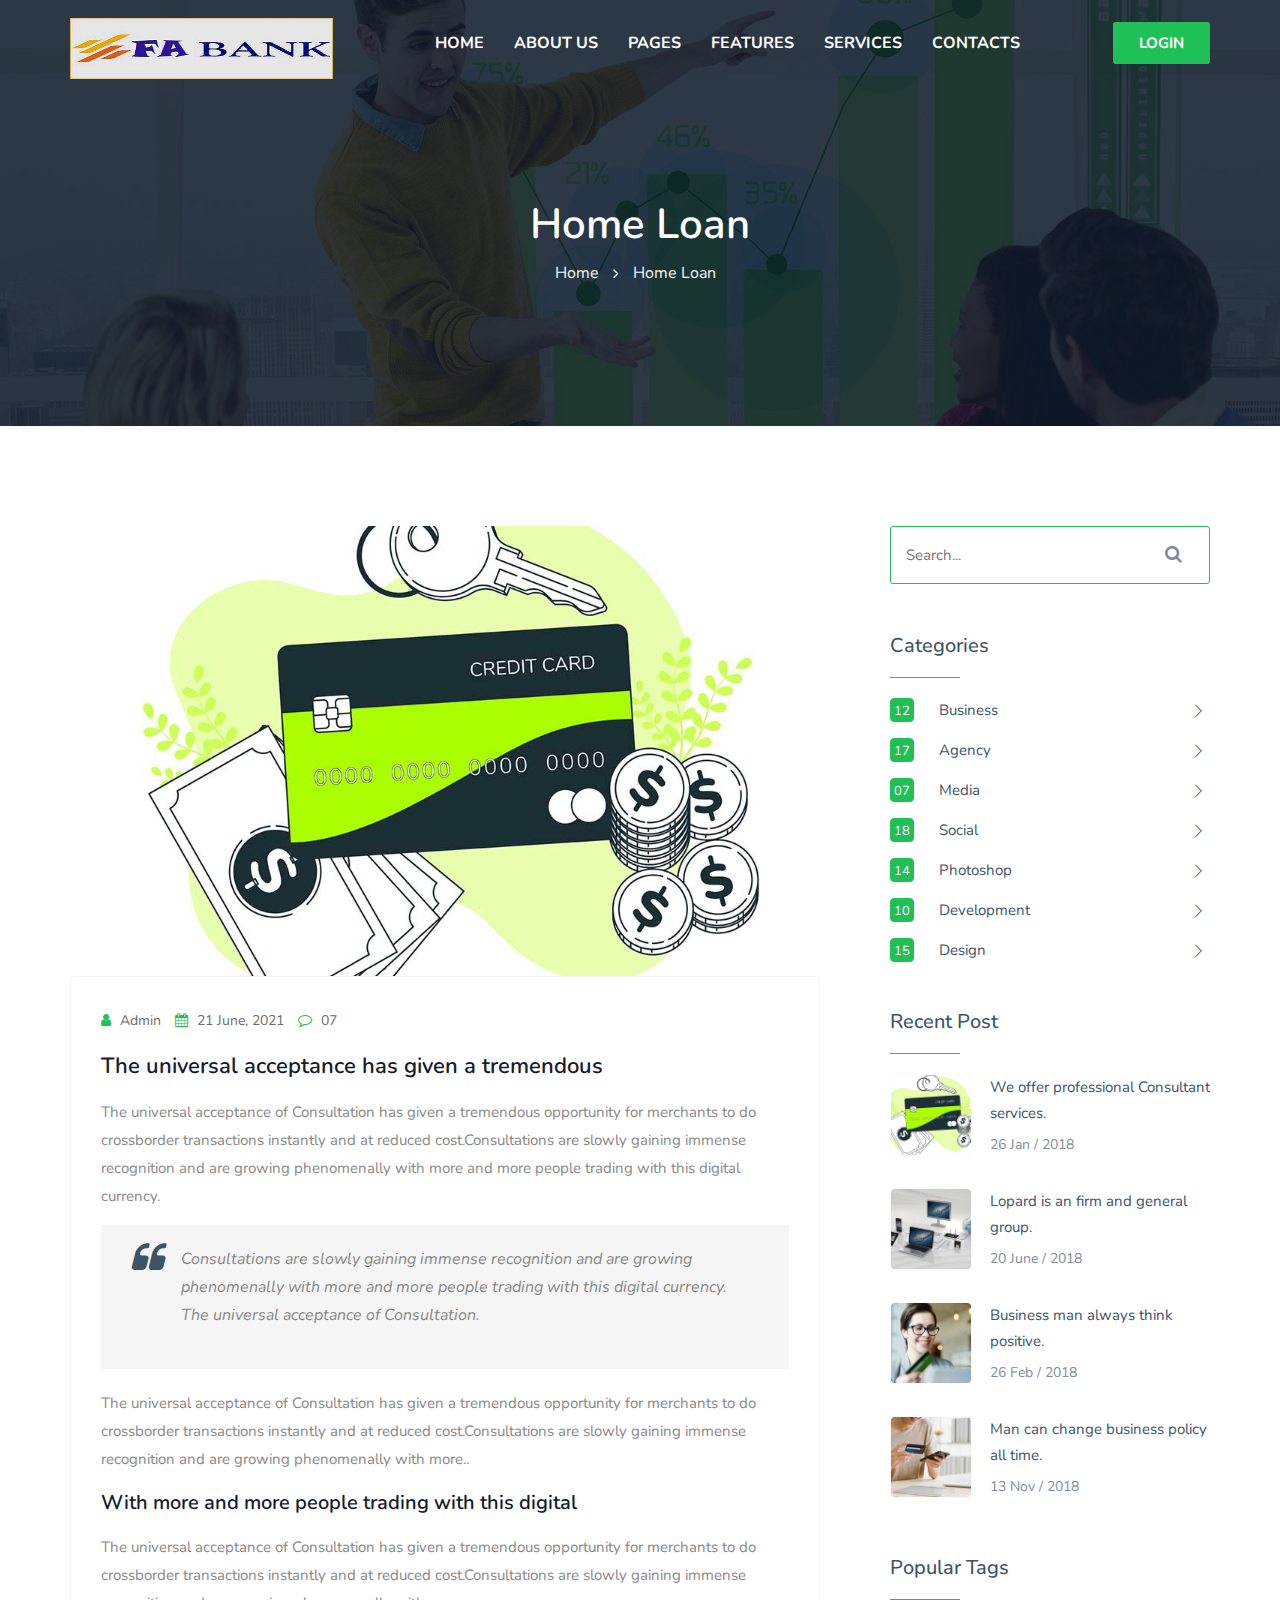
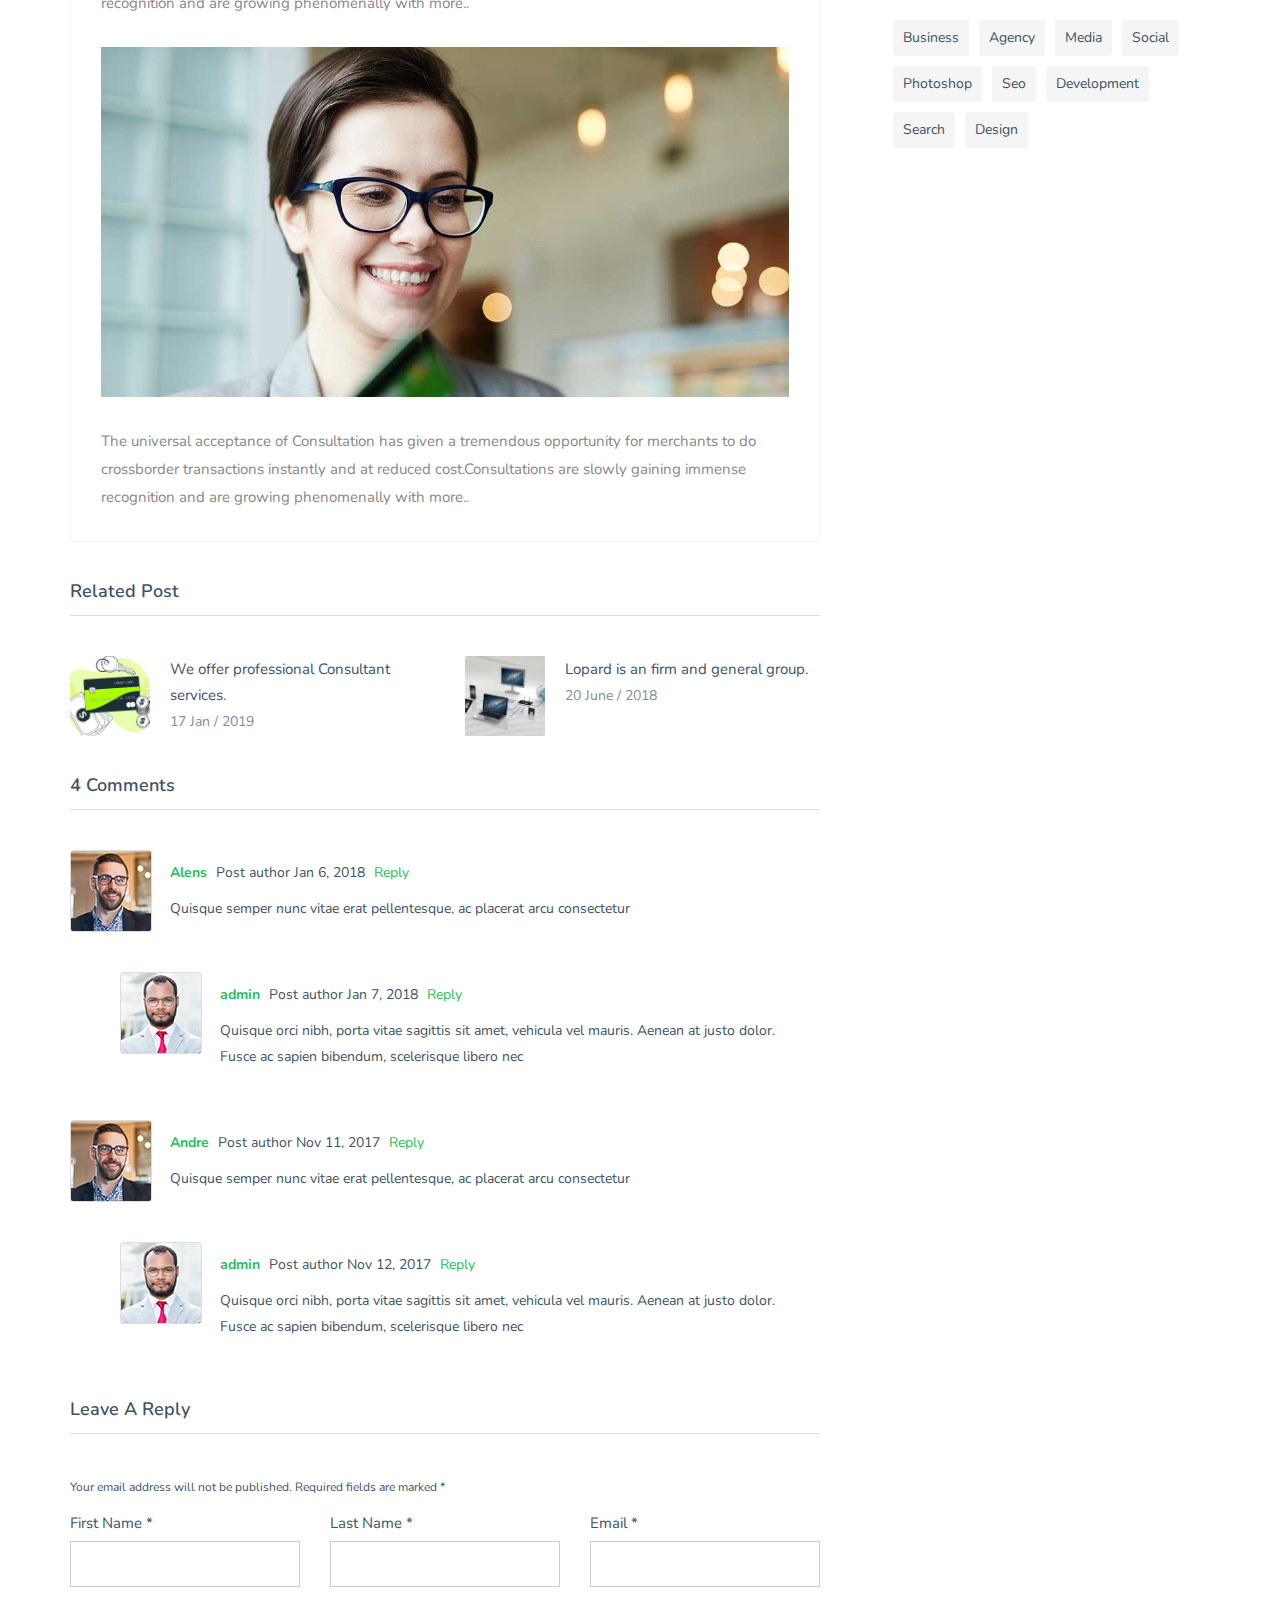
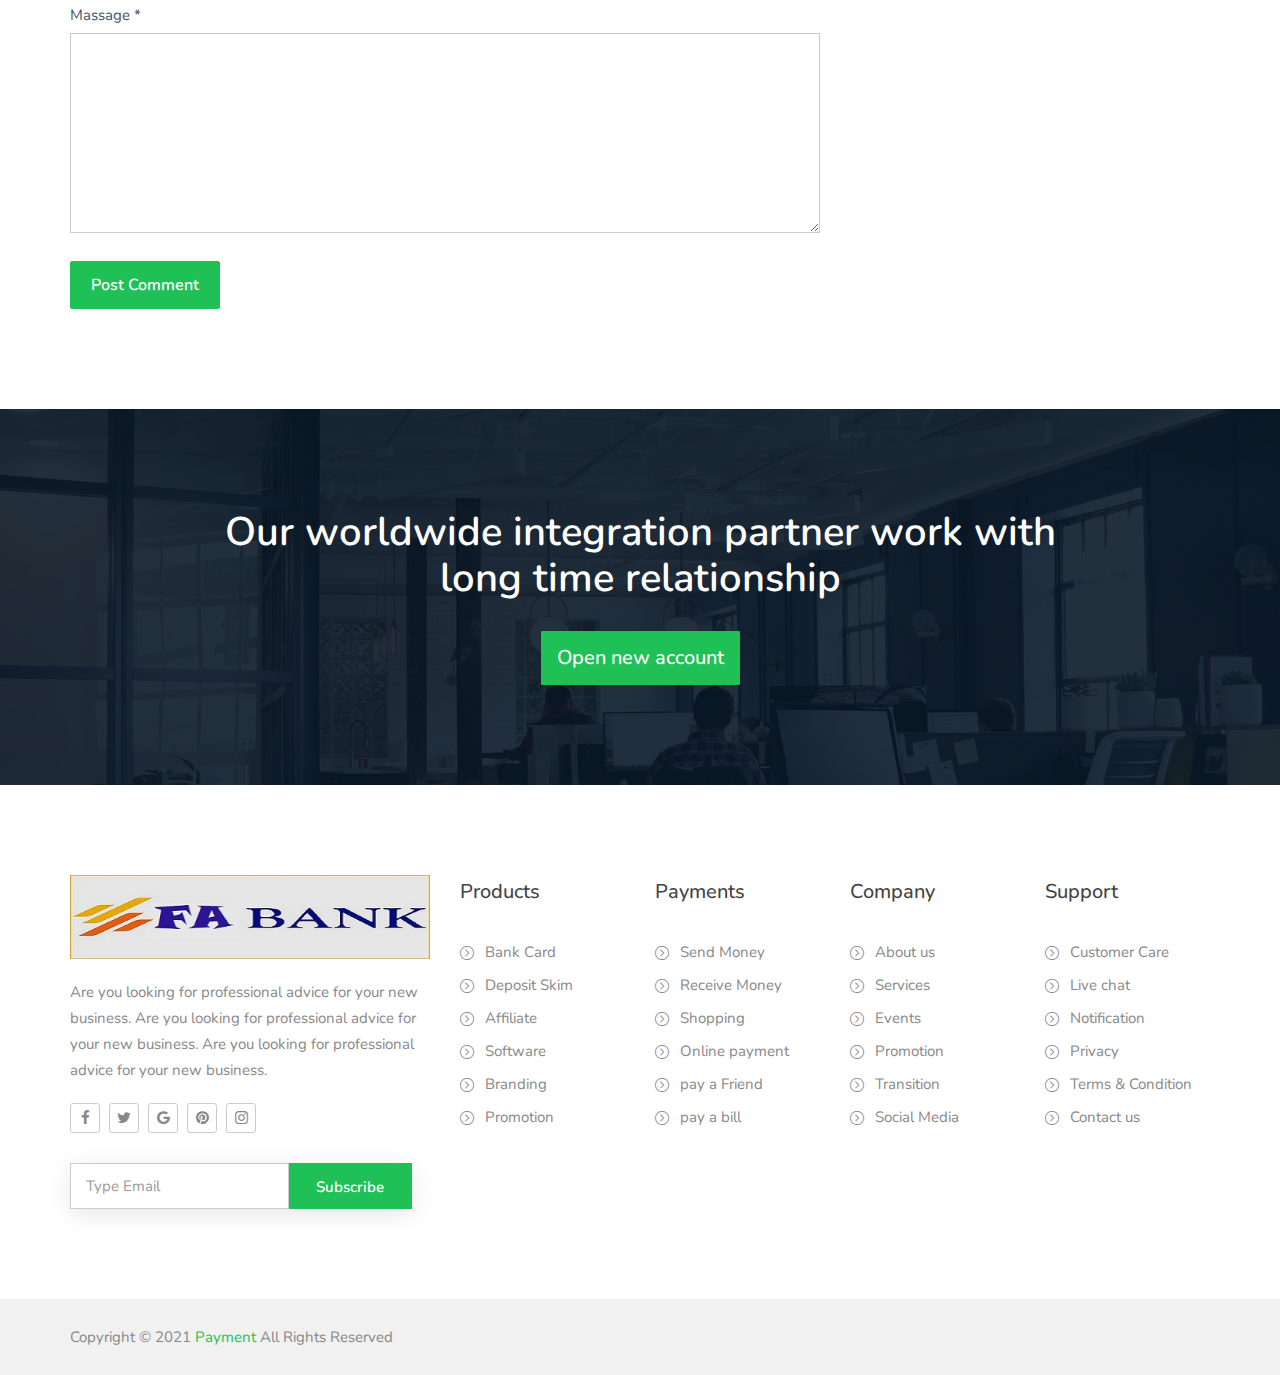
<file: BankProject/WebContent/blog-details.html>
<!doctype html>
<html class="no-js" lang="en">
	
<!-- Mirrored from rockstheme.com/rocks/paiment-live/blog-details.html by HTTrack Website Copier/3.x [XR&CO'2014], Sat, 11 Apr 2020 19:46:07 GMT -->
<head>
		<meta charset="utf-8">
		<meta http-equiv="x-ua-compatible" content="ie=edge">
		<title>Home Loan</title>
		<meta name="description" content="">
		<meta name="viewport" content="width=device-width, initial-scale=1">

		<!-- favicon -->		
		<link rel="shortcut icon" type="image/x-icon" href="img/logo/Bank.jpg">

		<!-- all css here -->

		<!-- bootstrap v3.3.6 css -->
		<link rel="stylesheet" href="css/bootstrap.min.css">
		<!-- owl.carousel css -->
		<link rel="stylesheet" href="css/owl.carousel.css">
		<link rel="stylesheet" href="css/owl.transitions.css">
       <!-- Animate css -->
        <link rel="stylesheet" href="css/animate.css">
        <!-- meanmenu css -->
        <link rel="stylesheet" href="css/meanmenu.min.css">
        <!-- Nice-select css -->
        <link rel="stylesheet" href="css/nice-select.css">
		<!-- font-awesome css -->
		<link rel="stylesheet" href="css/font-awesome.min.css">
		<link rel="stylesheet" href="css/themify-icons.css">
		<link rel="stylesheet" href="css/flaticon.css">
		<!-- magnific css -->
        <link rel="stylesheet" href="css/magnific.min.css">
		<!-- style css -->
		<link rel="stylesheet" href="style.css">
		<!-- responsive css -->
		<link rel="stylesheet" href="css/responsive.css">

		<!-- modernizr css -->
		<script src="js/vendor/modernizr-2.8.3.min.js"></script>
	</head>
		<body>

		<!--[if lt IE 8]>
			<p class="browserupgrade">You are using an <strong>outdated</strong> browser. Please <a href="http://browsehappy.com/">upgrade your browser</a> to improve your experience.</p>
		<![endif]-->

        <div id="preloader"></div>
        <header class="header-one">
            <!-- header-area start -->
            <div id="sticker" class="header-area hidden-xs">
                <div class="container">
                    <div class="row">
                        <div class="col-md-12 col-sm-12">
                            <div class="row">
                                <!-- logo start -->
                                <div class="col-md-3 col-sm-3">
                                    <div class="logo">
                                        <!-- Brand -->
                                        <a class="navbar-brand page-scroll white-logo" href="index-2.html">
                                            <img src="img/logo/Bank.jpg" alt="">
                                        </a>
                                        <a class="navbar-brand page-scroll black-logo" href="index-2.html">
                                            <img src="img/logo/Bank.jpg" alt="">
                                        </a>
                                    </div>
                                    <!-- logo end -->
                                </div>
                                <div class="col-md-9 col-sm-9">
                                    <div class="header-right-link">
                                        <!-- search option end -->
                                        <a class="s-menu" href="login.html">Login</a>
                                    </div>
                                    <!-- mainmenu start -->
                                    <nav class="navbar navbar-default">
                                        <div class="collapse navbar-collapse" id="navbar-example">
                                            <div class="main-menu">
                                                <ul class="nav navbar-nav navbar-right">
                                                    <li><a class="pages" href="index-2.html">Home</a>
                                                    <!-- <ul class="sub-menu">
                                                        <li><a href="index-2.html">Home 01</a></li>
                                                        <li><a href="index-3.html">Home 02</a></li>
                                                    </ul> -->
                                                </li>
                                                <li><a href="about.html">About us</a></li>
                                                <li><a class="pages" href="#">Pages</a>
                                                    <ul class="sub-menu">
                                                        <li><a href="team.html">team</a></li>
                                                        <li><a href="faq.html">FAQ</a></li>
                                                        <li><a href="pricing.html">Pricing</a></li>
                                                        <li><a href="login.html">Login</a></li>
                                                        <li><a href="signup.html">Register</a></li>
                                                    </ul>
                                                </li>
                                                <li><a href="feature.html">Features</a></li>
                                                 <li><a class="pages" href="#">Services</a>
                                            <ul class="sub-menu">
                                                <li><a href="blog.html">Education Loan</a></li>
                                                <li><a href="blog-sidebar.html">CAR Loan</a></li>
                                                <li><a href="blog-details.html">Home Loan</a></li>
                                            </ul>
                                        </li>
                                                <li><a href="contact.html">contacts</a></li>
                                                </ul>
                                            </div>
                                        </div>
                                    </nav>
                                    <!-- mainmenu end -->
                                </div>
                            </div>
                        </div>
                    </div>
                </div>
            </div>
            <!-- header-area end -->
            <!-- mobile-menu-area start -->
            <div class="mobile-menu-area hidden-lg hidden-md hidden-sm">
                <div class="container">
                    <div class="row">
                        <div class="col-md-12">
                            <div class="mobile-menu">
                                <div class="logo">
                                    <a href="index-2.html"><img src="img/logo/Bank.jpg" alt="" /></a>
                                </div>
                                <nav id="dropdown">
                                    <ul>
                                        <li><a class="pages" href="index-2.html">Home</a>
                                           <!--  <ul class="sub-menu">
                                                <li><a href="index-2.html">Home 01</a></li>
                                                <li><a href="index-3.html">Home 02</a></li>
                                            </ul> -->
                                        </li>
                                        <li><a href="about.html">About us</a></li>
                                        <li><a class="pages" href="#">Pages</a>
                                            <ul class="sub-menu">
                                                <li><a href="team.html">team</a></li>
                                                <li><a href="faq.html">FAQ</a></li>
                                                <li><a href="pricing.html">Pricing</a></li>
                                                <li><a href="login.html">Login</a></li>
                                                <li><a href="signup.html">Register</a></li>
                                            </ul>
                                        </li>
                                        <li><a href="feature.html">Features</a></li>
                                         <li><a class="pages" href="#">Services</a>
                                            <ul class="sub-menu">
                                                <li><a href="blog.html">Education Loan</a></li>
                                                <li><a href="blog-sidebar.html">CAR Loan</a></li>
                                                <li><a href="blog-details.html">Home Loan</a></li>
                                            </ul>
                                        </li>
                                        <li><a href="contact.html">contacts</a></li>
                                    </ul>
                                </nav>
                            </div>					
                        </div>
                    </div>
                </div>
            </div>
            <!-- mobile-menu-area end -->		
        </header>
        <!-- header end -->
        <!-- Start Bottom Header -->
        <div class="page-area">
            <div class="breadcumb-overlay"></div>
            <div class="container">
                <div class="row">
                    <div class="col-md-12 col-sm-12 col-xs-12">
                        <div class="breadcrumb text-center">
                            <div class="section-headline white-headline text-center">
                                <h3>Home Loan</h3>
                            </div>
                            <ul>
                                <li class="home-bread">Home</li>
                                <li>Home Loan</li>
                            </ul>
                        </div>
                    </div>
                </div>
            </div>
        </div>
        <!-- END Header -->
                <!--Blog Area Start-->
        <div class="blog-area fix area-padding">
            <div class="container">
                <div class="row">
                    <div class="blog-details">
						<div class="col-md-8 col-sm-8 col-xs-12">
							<!-- single-blog start -->
							<article class="blog-post-wrapper">
								<div class="blog-banner">
									<a href="#" class="blog-images">
										<img src="img/blog/b1.jpg" alt="">
									</a>
									<div class="blog-content">
										<div class="blog-meta">
                                            <span class="admin-type">
                                                <i class="fa fa-user"></i>
                                                Admin
                                            </span>
                                            <span class="date-type">
                                               <i class="fa fa-calendar"></i>
                                                21 June, 2021
                                            </span>
                                            <span class="comments-type">
                                                <i class="fa fa-comment-o"></i>
                                                07
                                            </span>
                                        </div>
										<h4>The universal acceptance has given a tremendous</h4>
										<p>The universal acceptance of Consultation has given a tremendous opportunity for merchants to do crossborder transactions instantly and at reduced cost.Consultations are slowly gaining immense recognition and are growing phenomenally with more and more people trading with this digital currency.</p>
										<blockquote>
											<p>Consultations are slowly gaining immense recognition and are growing phenomenally with more and more people trading with this digital currency. The universal acceptance of Consultation.</p>
										</blockquote>							
										<p>The universal acceptance of Consultation has given a tremendous opportunity for merchants to do crossborder transactions instantly and at reduced cost.Consultations are slowly gaining immense recognition and are growing phenomenally with more..</p>
										<h5>With more and more people trading with this digital </h5>
										<p>The universal acceptance of Consultation has given a tremendous opportunity for merchants to do crossborder transactions instantly and at reduced cost.Consultations are slowly gaining immense recognition and are growing phenomenally with more..</p>
										<div class="img-blog">
										    <img src="img/blog/b3.jpg" alt="">
										</div>
										<p>The universal acceptance of Consultation has given a tremendous opportunity for merchants to do crossborder transactions instantly and at reduced cost.Consultations are slowly gaining immense recognition and are growing phenomenally with more..</p>
									</div>
								</div>
							</article>
							<div class="clear"></div>
							<div class="related-post">
                                <div class="comments-heading">
                                    <h3>Related post</h3>
                                </div>
                                <div class="related-post-list">
                                    <!-- start single post -->
                                    <div class="recent-single-post">
                                        <div class="post-img">
                                            <a href="#">
                                                <img src="img/blog/b1.jpg" alt="">
                                            </a>
                                        </div>
                                        <div class="pst-content">
                                            <p><a href="#">We offer professional Consultant services.</a></p>
                                            <span class="date-type">
                                                17 Jan / 2019
                                            </span>
                                        </div>
                                    </div>
                                    <!-- End single post -->
                                    <!-- start single post -->
                                    <div class="recent-single-post">
                                        <div class="post-img">
                                            <a href="#">
                                                <img src="img/blog/b2.jpg" alt="">
                                            </a>
                                        </div>
                                        <div class="pst-content">
                                            <p><a href="#">Lopard is an firm and general group.</a></p>
                                            <span class="date-type">
                                                20 June / 2018
                                            </span>
                                        </div>
                                    </div>
                                    <!-- End single post -->
                                </div>
                            </div>
							<div class="clear"></div>
							<div class="single-post-comments">
								<div class="comments-area">
								    <div class="comments-heading">
                                        <h3>4 comments</h3>
                                    </div>
									<div class="comments-list">
										<ul>
											<li>
												<div class="comments-details">
													<div class="comments-list-img">
														<img src="img/blog/avater2.png" alt="post-author">
													</div>
													<div class="comments-content-wrap">
														<span>
															<b><a href="#">Alens</a></b>
															Post author
															<span class="post-time">Jan 6, 2018</span>
															<a href="#">Reply</a>
														</span>
														<p>Quisque semper nunc vitae erat pellentesque, ac placerat arcu consectetur</p>
													</div>
												</div>
											</li>
											<li class="threaded-comments">
												<div class="comments-details">
													<div class="comments-list-img">
														<img src="img/blog/avater1.png" alt="post-author">
													</div>
													<div class="comments-content-wrap">
														<span>
															<b><a href="#">admin</a></b>
															Post author
															<span class="post-time">Jan 7, 2018</span>
															<a href="#">Reply</a>
														</span>
														<p>Quisque orci nibh, porta vitae sagittis sit amet, vehicula vel mauris. Aenean at justo dolor. Fusce ac sapien bibendum, scelerisque libero nec</p>
													</div>
												</div>
											</li>
											<li>
												<div class="comments-details">
													<div class="comments-list-img">
														<img src="img/blog/avater2.png" alt="post-author">
													</div>
													<div class="comments-content-wrap">
														<span>
															<b><a href="#">Andre</a></b>
															Post author
															<span class="post-time">Nov 11, 2017</span>
															<a href="#">Reply</a>
														</span>
														<p>Quisque semper nunc vitae erat pellentesque, ac placerat arcu consectetur</p>
													</div>
												</div>
											</li>
											<li class="threaded-comments">
												<div class="comments-details">
													<div class="comments-list-img">
														<img src="img/blog/avater1.png" alt="post-author">
													</div>
													<div class="comments-content-wrap">
														<span>
															<b><a href="#">admin</a></b>
															Post author
															<span class="post-time">Nov 12, 2017</span>
															<a href="#">Reply</a>
														</span>
														<p>Quisque orci nibh, porta vitae sagittis sit amet, vehicula vel mauris. Aenean at justo dolor. Fusce ac sapien bibendum, scelerisque libero nec</p>
													</div>
												</div>
											</li>									
										</ul>
									</div>
								</div>
								<div class="comment-respond">
									<h3 class="comment-reply-title">Leave a Reply </h3>
									<span class="email-notes">Your email address will not be published. Required fields are marked *</span>
									<form action="#">
										<div class="row">
											<div class="col-lg-4 col-md-4 col-sm-4 col-xs-12">
												<p>First Name *</p>
												<input type="text" />
											</div>
											<div class="col-lg-4 col-md-4 col-sm-4 col-xs-12">
												<p>Last Name *</p>
												<input type="text" />
											</div>
											<div class="col-lg-4 col-md-4 col-sm-4 col-xs-12">
												<p>Email *</p>
												<input type="email" />
											</div>
											<div class="col-lg-12 col-md-12 col-sm-12 comment-form-comment">
												<p>Massage *</p>
												<textarea id="message-box" cols="30" rows="10"></textarea>
												<input class="add-btn contact-btn" type="submit" value="Post Comment" />
											</div>
										</div>
									</form>
								</div>						
							</div>
							<!-- single-blog end -->
						</div>
                        <!-- Start Right Sidebar blog -->
						<div class="col-md-4 col-sm-4 col-xs-12">
							<div class="left-head-blog right-side">
								<div class="left-blog-page">
									<!-- search option start -->
									<form action="#">
										<div class="blog-search-option">
											<input type="text" placeholder="Search...">
											<button class="button" type="submit">
												<i class="fa fa-search"></i>
											</button>
										</div>
									</form>
									<!-- search option end -->
								</div>
								<div class="left-blog-page">
									<div class="left-blog blog-category">
										<h4>categories</h4>
										<ul>
											<li><span>12</span><a href="#">Business</a></li>
											<li><span>17</span><a href="#">Agency </a></li>
											<li><span>07</span><a href="#">Media</a></li>
											<li><span>18</span><a href="#">Social</a></li>
											<li><span>14</span><a href="#">Photoshop</a></li>
											<li><span>10</span><a href="#">development</a></li>
											<li><span>15</span><a href="#">Design</a></li>
										</ul>
									</div>
								</div>
								<div class="left-blog-page">
									<!-- recent start -->
									<div class="left-blog">
										<h4>recent post</h4>
										<div class="recent-post">
											<!-- start single post -->
											<div class="recent-single-post">
												<div class="post-img">
													<a href="#">
														<img src="img/blog/b1.jpg" alt="">
													</a>
												</div>
												<div class="pst-content">
													<p><a href="#">We offer professional Consultant services.</a></p>
													<span class="date-type">
														26 Jan / 2018
													</span>
												</div>
											</div>
											<!-- End single post -->
											<!-- start single post -->
											<div class="recent-single-post">
												<div class="post-img">
													<a href="#">
														<img src="img/blog/b2.jpg" alt="">
													</a>
												</div>
												<div class="pst-content">
													<p><a href="#">Lopard is an firm and general group.</a></p>
													<span class="date-type">
														20 June / 2018
													</span>
												</div>
											</div>
											<!-- End single post -->
											<!-- start single post -->
											<div class="recent-single-post">
												<div class="post-img">
													<a href="#">
														<img src="img/blog/b3.jpg" alt="">
													</a>
												</div>
												<div class="pst-content">
													<p><a href="#">Business man always think positive.</a></p>
													<span class="date-type">
														26 Feb / 2018
													</span>
												</div>
											</div>
											<!-- End single post -->
											<!-- start single post -->
											<div class="recent-single-post">
												<div class="post-img">
													<a href="#">
														<img src="img/blog/b4.jpg" alt="">
													</a>
												</div>
												<div class="pst-content">
													<p><a href="#">Man can change business policy all time.</a></p>
													<span class="date-type">
														13 Nov / 2018
													</span>

												</div>
											</div>
											<!-- End single post -->
										</div>
									</div>
									<!-- recent end -->
								</div>
								<div class="left-blog-page">
									<div class="left-tags blog-tags">
										<div class="popular-tag left-side-tags left-blog">
											<h4>popular tags</h4>
											<ul>
												<li><a href="#">Business</a></li>
                                                <li><a href="#">Agency </a></li>
                                                <li><a href="#">Media</a></li>
                                                <li><a href="#">Social</a></li>
                                                <li><a href="#">Photoshop</a></li>
                                                <li><a href="#">Seo</a></li>
                                                <li><a href="#">development</a></li>
                                                <li><a href="#">Search</a></li>
                                                <li><a href="#">Design</a></li>
											</ul>
										</div>
									</div>
								</div>
							</div>
						</div>
                    </div>
                    <!-- End Right Sidebar -->
                </div>
                <!-- End row -->
            </div>
        </div>
        <!--End of Blog Area-->
         <!-- Start Brand Area -->
        <div class="banner-area area-padding">
            <div class="container">
                <div class="row">
                    <div class="col-md-12 col-sm-12 col-xs-12">
                        <div class="banner-all area-80 text-center">
                            <div class="banner-content">
                                <h3>Our worldwide integration partner work with long time relationship </h3>
                                <a class="banner-btn" href="#">Open new account</a>
                            </div>
                        </div>
                    </div>
                </div>
            </div>
        </div>
        <!-- End Banner Area -->
        <!-- Start Footer Area -->
        <footer class="footer-1">
            <div class="footer-area">
                <div class="container">
                    <div class="row">
                       <div class="col-md-4 col-sm-6 col-xs-12">
                            <div class="footer-content logo-footer">
                                <div class="footer-head">
                                    <div class="footer-logo">
                                    	<a class="footer-black-logo" href="#"><img src="img/logo/Bank.jpg" alt=""></a>
                                    </div>
                                    <p>
                                        Are you looking for professional advice for your new business. Are you looking for professional advice for your new business. Are you looking for professional advice for your new business.
                                    </p>
                                    <div class="footer-icons">
                                        <ul>
                                            <li>
                                                <a href="#">
                                                    <i class="fa fa-facebook"></i>
                                                </a>
                                            </li>
                                            <li>
                                                <a href="#">
                                                    <i class="fa fa-twitter"></i>
                                                </a>
                                            </li>
                                            <li>
                                                <a href="#">
                                                    <i class="fa fa-google"></i>
                                                </a>
                                            </li>
                                            <li>
                                                <a href="#">
                                                    <i class="fa fa-pinterest"></i>
                                                </a>
                                            </li>
                                            <li>
                                                <a href="#">
                                                    <i class="fa fa-instagram"></i>
                                                </a>
                                            </li>
                                        </ul>
                                    </div>
                                    <div class="subs-feilds">
                                        <div class="suscribe-input">
                                            <input type="email" class="email form-control width-80" id="sus_email" placeholder="Type Email">
                                            <button type="submit" id="sus_submit" class="add-btn">Subscribe</button>
                                        </div>
                                    </div>
                                </div>
                            </div>
                        </div>
                        <!-- end single footer -->
                        <div class="col-md-2 col-sm-3 col-xs-12">
                            <div class="footer-content">
                                <div class="footer-head">
                                    <h4>Products</h4>
                                    <ul class="footer-list">
                                        <li><a href="#">Bank Card</a></li>
                                        <li><a href="#">Deposit Skim</a></li>
                                        <li><a href="#">Affiliate</a></li>
                                        <li><a href="#">Software</a></li>
                                        <li><a href="#">Branding </a></li>
                                        <li><a href="#">Promotion </a></li>
                                    </ul>
                                </div>
                            </div>
                        </div>
                        <!-- end single footer -->
                        <div class="col-md-2 col-sm-3 col-xs-12">
                            <div class="footer-content">
                                <div class="footer-head">
                                    <h4>Payments</h4>
                                    <ul class="footer-list">
                                        <li><a href="#">Send Money</a></li>
                                        <li><a href="#">Receive Money </a></li>
                                        <li><a href="#">Shopping</a></li>
                                        <li><a href="#">Online payment</a></li>
                                        <li><a href="#">pay a Friend </a></li>
                                        <li><a href="#">pay a bill </a></li>
                                    </ul>
                                </div>
                            </div>
                        </div>
                        <!-- end single footer -->
                        <div class="col-md-2 hidden-sm col-xs-12">
                            <div class="footer-content">
                                <div class="footer-head">
                                    <h4>Company</h4>
                                    <ul class="footer-list">
                                        <li><a href="#">About us</a></li>
                                        <li><a href="#">Services </a></li>
                                        <li><a href="#">Events</a></li>
                                        <li><a href="#">Promotion</a></li>
                                        <li><a href="#">Transition</a></li>
                                        <li><a href="#">Social Media</a></li>
                                    </ul>
                                </div>
                            </div>
                        </div>
                        <!-- end single footer -->
                        <div class="col-md-2 hidden-sm col-xs-12">
                             <div class="footer-content last-content">
                                <div class="footer-head">
                                    <h4>Support</h4>
                                    <ul class="footer-list">
                                        <li><a href="#">Customer Care</a></li>
                                        <li><a href="#">Live chat</a></li>
                                        <li><a href="#">Notification</a></li>
                                        <li><a href="#">Privacy</a></li>
                                        <li><a href="#">Terms & Condition</a></li>
                                        <li><a href="#">Contact us </a></li>
                                    </ul>
                                </div>
                            </div>
                        </div>
                    </div>
                </div>
            </div>
            <div class="footer-area-bottom">
                <div class="container">
                    <div class="row">
                        <div class="col-md-6 col-sm-6 col-xs-12">
                            <div class="copyright">
                                <p>
                                    Copyright © 2021
                                    <a href="#">Payment</a> All Rights Reserved
                                </p>
                            </div>
                        </div>
                    </div>
                </div>
            </div>
        </footer>
        <!-- End Footer Area -->
		
		<!-- all js here -->

		<!-- jquery latest version -->
		<script src="js/vendor/jquery-1.12.4.min.js"></script>
		<!-- bootstrap js -->
		<script src="js/bootstrap.min.js"></script>
		<!-- owl.carousel js -->
		<script src="js/owl.carousel.min.js"></script>
		  <!-- stellar js -->
        <script src="js/jquery.stellar.min.js"></script>
		<!-- Counter js -->
		<script src="js/jquery.counterup.min.js"></script>
		<!-- waypoint js -->
		<script src="js/waypoints.js"></script>
        <!-- Nice-select js -->
        <script src="js/jquery.nice-select.min.js"></script>
		<!-- magnific js -->
        <script src="js/magnific.min.js"></script>
        <!-- wow js -->
        <script src="js/wow.min.js"></script>
        <!-- meanmenu js -->
        <script src="js/jquery.meanmenu.js"></script>
		<!-- Form validator js -->
		<script src="js/form-validator.min.js"></script>
		<!-- plugins js -->
		<script src="js/plugins.js"></script>
		<!-- main js -->
		<script src="js/main.js"></script>
	</body>

<!-- Mirrored from rockstheme.com/rocks/paiment-live/blog-details.html by HTTrack Website Copier/3.x [XR&CO'2014], Sat, 11 Apr 2020 19:46:11 GMT -->
</html>
</file>
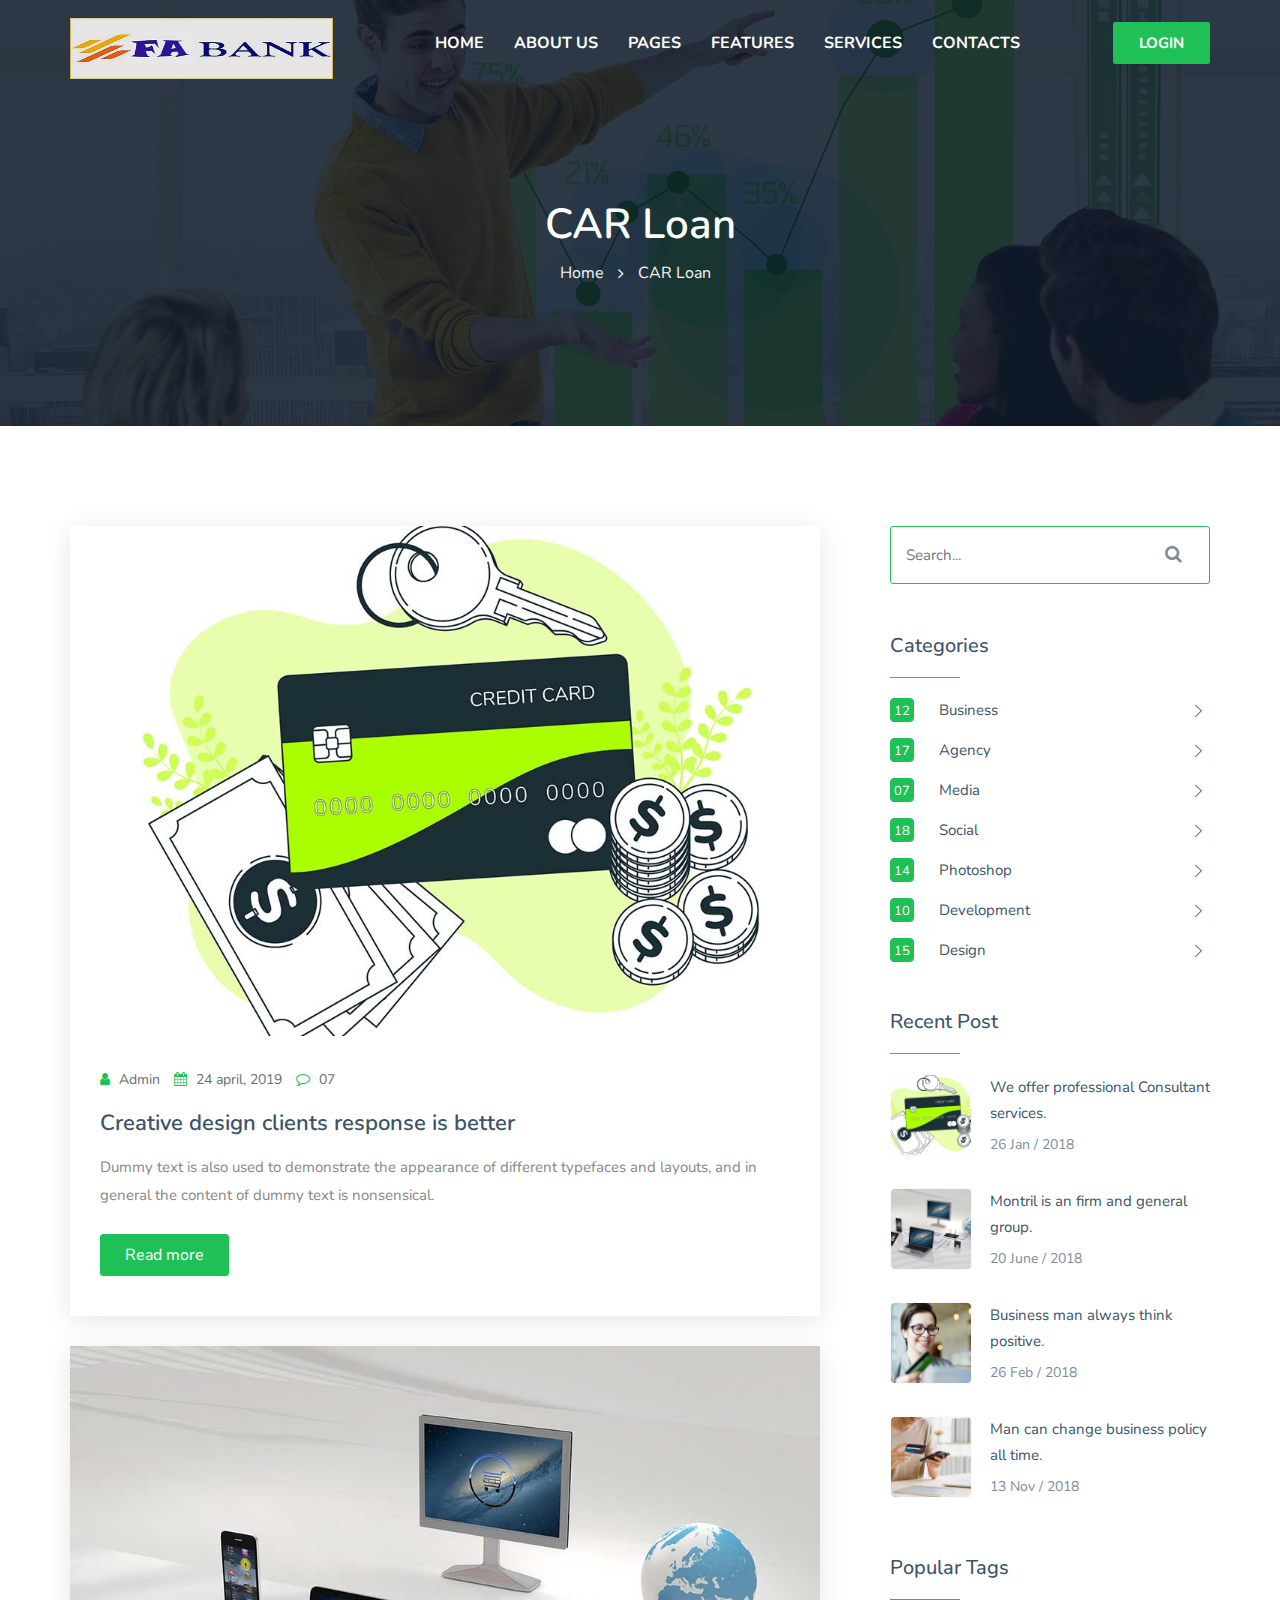
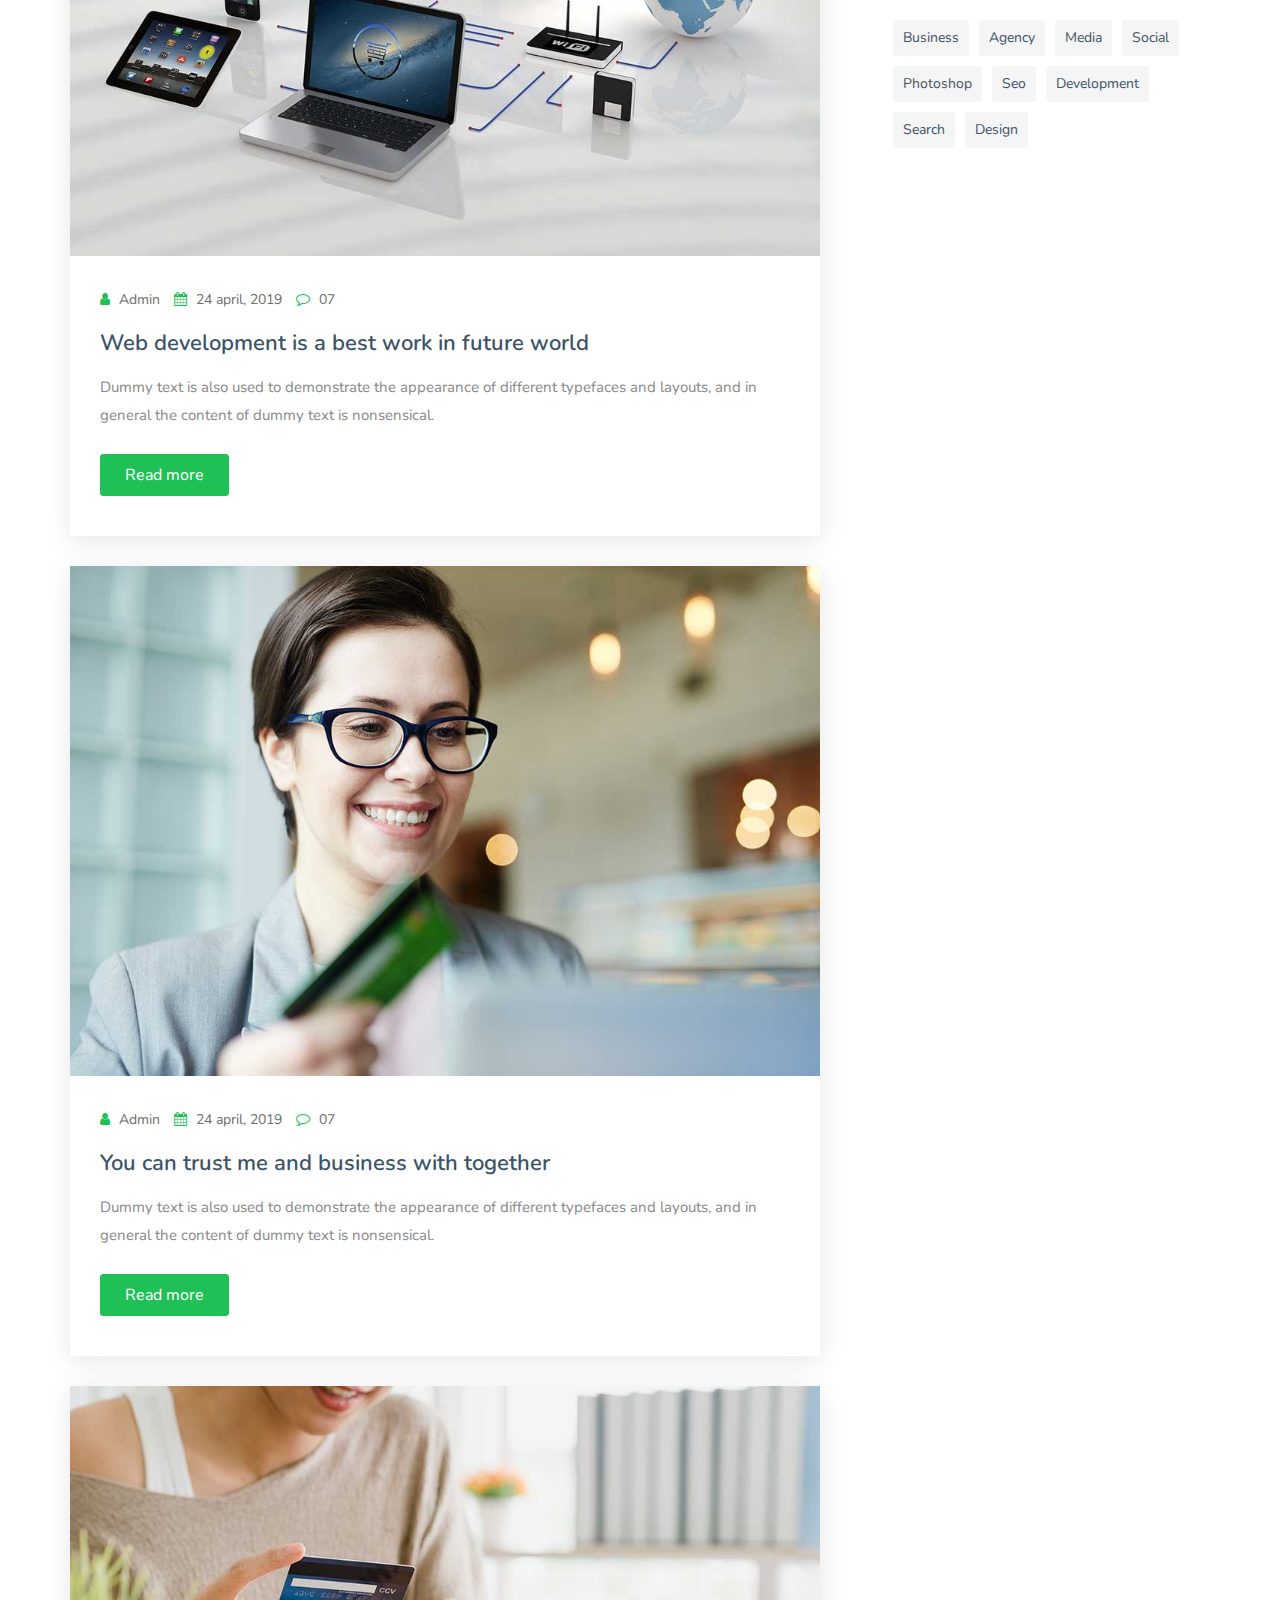
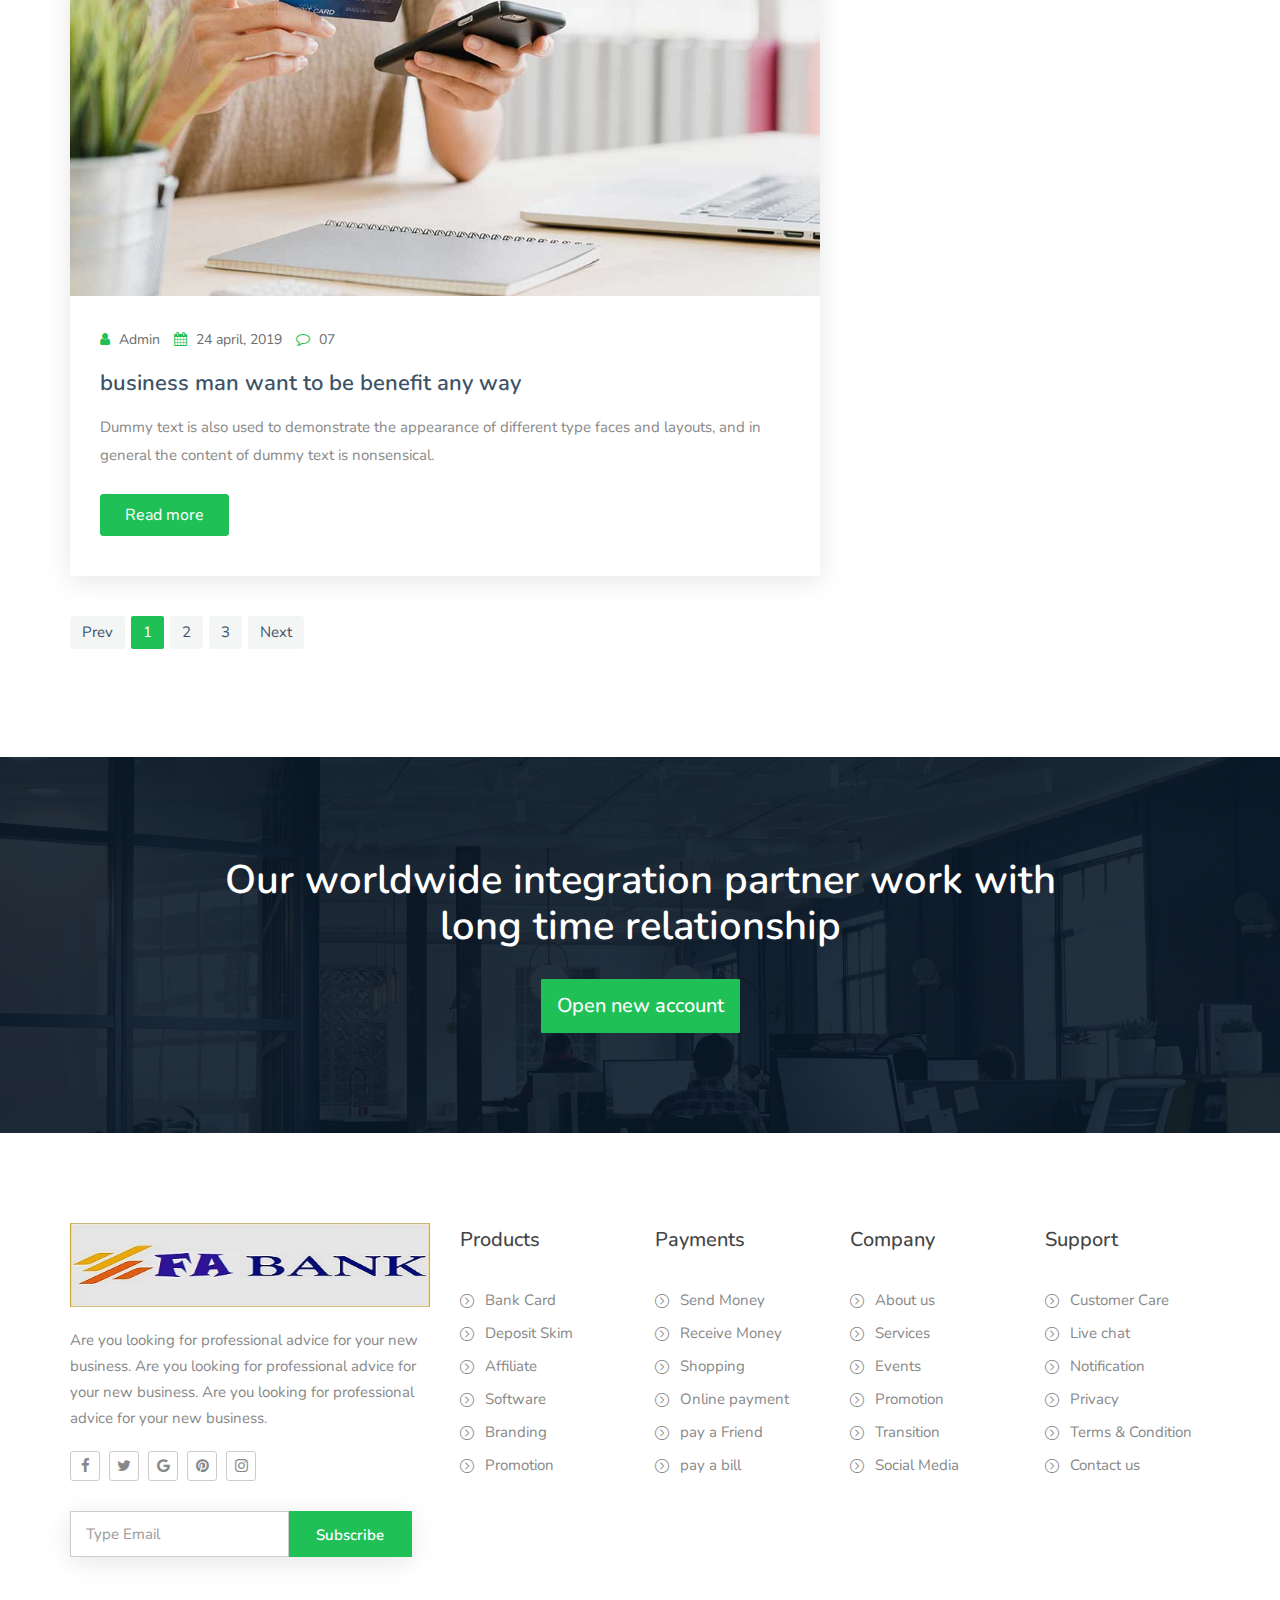
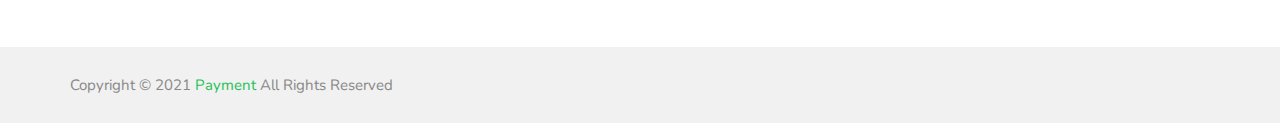
<file: BankProject/WebContent/blog-sidebar.html>
<!doctype html>
<html class="no-js" lang="en">
	
<!-- Mirrored from rockstheme.com/rocks/paiment-live/blog-sidebar.html by HTTrack Website Copier/3.x [XR&CO'2014], Sat, 11 Apr 2020 19:46:07 GMT -->
<head>
		<meta charset="utf-8">
		<meta http-equiv="x-ua-compatible" content="ie=edge">
		<title>CAR Loan</title>
		<meta name="description" content="">
		<meta name="viewport" content="width=device-width, initial-scale=1">

		<!-- favicon -->		
		<link rel="shortcut icon" type="image/x-icon" href="img/logo/Bank.jpg">

		<!-- all css here -->

		<!-- bootstrap v3.3.6 css -->
		<link rel="stylesheet" href="css/bootstrap.min.css">
		<!-- owl.carousel css -->
		<link rel="stylesheet" href="css/owl.carousel.css">
		<link rel="stylesheet" href="css/owl.transitions.css">
       <!-- Animate css -->
        <link rel="stylesheet" href="css/animate.css">
        <!-- meanmenu css -->
        <link rel="stylesheet" href="css/meanmenu.min.css">
        <!-- Nice-select css -->
        <link rel="stylesheet" href="css/nice-select.css">
		<!-- font-awesome css -->
		<link rel="stylesheet" href="css/font-awesome.min.css">
		<link rel="stylesheet" href="css/themify-icons.css">
		<link rel="stylesheet" href="css/flaticon.css">
		<!-- magnific css -->
        <link rel="stylesheet" href="css/magnific.min.css">
		<!-- style css -->
		<link rel="stylesheet" href="style.css">
		<!-- responsive css -->
		<link rel="stylesheet" href="css/responsive.css">

		<!-- modernizr css -->
		<script src="js/vendor/modernizr-2.8.3.min.js"></script>
	</head>
		<body>

		<!--[if lt IE 8]>
			<p class="browserupgrade">You are using an <strong>outdated</strong> browser. Please <a href="http://browsehappy.com/">upgrade your browser</a> to improve your experience.</p>
		<![endif]-->

        <div id="preloader"></div>
        <header class="header-one">
            <!-- header-area start -->
            <div id="sticker" class="header-area hidden-xs">
                <div class="container">
                    <div class="row">
                        <div class="col-md-12 col-sm-12">
                            <div class="row">
                                <!-- logo start -->
                                <div class="col-md-3 col-sm-3">
                                    <div class="logo">
                                        <!-- Brand -->
                                        <a class="navbar-brand page-scroll white-logo" href="index-2.html">
                                            <img src="img/logo/Bank.jpg" alt="">
                                        </a>
                                        <a class="navbar-brand page-scroll black-logo" href="index-2.html">
                                            <img src="img/logo/Bank.jpg" alt="">
                                        </a>
                                    </div>
                                    <!-- logo end -->
                                </div>
                                <div class="col-md-9 col-sm-9">
                                    <div class="header-right-link">
                                        <!-- search option end -->
                                        <a class="s-menu" href="login.html">Login</a>
                                    </div>
                                    <!-- mainmenu start -->
                                    <nav class="navbar navbar-default">
                                        <div class="collapse navbar-collapse" id="navbar-example">
                                            <div class="main-menu">
                                                <ul class="nav navbar-nav navbar-right">
                                                    <li><a class="pages" href="index-2.html">Home</a>
                                                   <!--  <ul class="sub-menu">
                                                        <li><a href="index-2.html">Home 01</a></li>
                                                        <li><a href="index-3.html">Home 02</a></li>
                                                    </ul> -->
                                                </li>
                                                <li><a href="about.html">About us</a></li>
                                                <li><a class="pages" href="#">Pages</a>
                                                    <ul class="sub-menu">
                                                        <li><a href="team.html">team</a></li>
                                                        <li><a href="faq.html">FAQ</a></li>
                                                        <li><a href="pricing.html">Pricing</a></li>
                                                        <li><a href="login.html">Login</a></li>
                                                        <li><a href="signup.html">Register</a></li>
                                                    </ul>
                                                </li>
                                                <li><a href="feature.html">Features</a></li>
                                                <li><a class="pages" href="#">Services</a>
                                            <ul class="sub-menu">
                                                <li><a href="blog.html">Education Loan</a></li>
                                                <li><a href="blog-sidebar.html">CAR Loan</a></li>
                                                <li><a href="blog-details.html">Home Loan</a></li>
                                            </ul>
                                        </li>
                                                <li><a href="contact.html">contacts</a></li>
                                                </ul>
                                            </div>
                                        </div>
                                    </nav>
                                    <!-- mainmenu end -->
                                </div>
                            </div>
                        </div>
                    </div>
                </div>
            </div>
            <!-- header-area end -->
            <!-- mobile-menu-area start -->
            <div class="mobile-menu-area hidden-lg hidden-md hidden-sm">
                <div class="container">
                    <div class="row">
                        <div class="col-md-12">
                            <div class="mobile-menu">
                                <div class="logo">
                                    <a href="index-2.html"><img src="img/logo/Bank.jpg" alt="" /></a>
                                </div>
                                <nav id="dropdown">
                                    <ul>
                                        <li><a class="pages" href="index-2.html">Home</a>
                                            <!-- <ul class="sub-menu">
                                                <li><a href="index-2.html">Home 01</a></li>
                                                <li><a href="index-3.html">Home 02</a></li>
                                            </ul> -->
                                        </li>
                                        <li><a href="about.html">About us</a></li>
                                        <li><a class="pages" href="#">Pages</a>
                                            <ul class="sub-menu">
                                                <li><a href="team.html">team</a></li>
                                                <li><a href="faq.html">FAQ</a></li>
                                                <li><a href="pricing.html">Pricing</a></li>
                                                <li><a href="login.html">Login</a></li>
                                                <li><a href="signup.html">Register</a></li>
                                            </ul>
                                        </li>
                                        <li><a href="feature.html">Features</a></li>
                                        <li><a class="pages" href="#">Services</a>
                                            <ul class="sub-menu">
                                                <li><a href="blog.html">Education Loan</a></li>
                                                <li><a href="blog-sidebar.html">CAR Loan</a></li>
                                                <li><a href="blog-details.html">Home Loan</a></li>
                                            </ul>
                                        </li>
                                        <li><a href="contact.html">contacts</a></li>
                                    </ul>
                                </nav>
                            </div>					
                        </div>
                    </div>
                </div>
            </div>
            <!-- mobile-menu-area end -->		
        </header>
        <!-- header end -->
        <!-- Start Bottom Header -->
        <div class="page-area">
            <div class="breadcumb-overlay"></div>
            <div class="container">
                <div class="row">
                    <div class="col-md-12 col-sm-12 col-xs-12">
                        <div class="breadcrumb text-center">
                            <div class="section-headline white-headline text-center">
                                <h3>CAR Loan</h3>
                            </div>
                            <ul>
                                <li class="home-bread">Home</li>
                                <li>CAR Loan</li>
                            </ul>
                        </div>
                    </div>
                </div>
            </div>
        </div>
        <!-- END Header -->
         <!--Blog Area Start-->
        <div class="blog-area fix area-padding">
            <div class="container">
                <div class="row">
                    <div class="blog-sidebar-right">
						<div class="col-md-8 col-sm-8 col-xs-12">
							<div class="row">
							    <div class="blog-left-content">
							        <!-- Start single blog -->
                                    <div class="col-md-12 col-sm-12 col-xs-12">
                                        <div class="single-blog">
                                            <div class="blog-image">
                                                <a class="image-scale" href="#">
                                                    <img src="img/blog/b1.jpg" alt="">
                                                </a>
                                            </div>
                                            <div class="blog-content">
                                               <div class="blog-meta">
                                                    <span class="admin-type">
                                                        <i class="fa fa-user"></i>
                                                        Admin
                                                    </span>
                                                    <span class="date-type">
                                                       <i class="fa fa-calendar"></i>
                                                        24 april, 2019
                                                    </span>
                                                    <span class="comments-type">
                                                        <i class="fa fa-comment-o"></i>
                                                        07
                                                    </span>
                                                </div>
                                                <a href="#">
                                                    <h4>Creative design clients response is better</h4>
                                                </a>
                                                <p>Dummy text is also used to demonstrate the appearance of different typefaces and layouts, and in general the content of dummy text is nonsensical.</p>
                                                <a class="blog-btn" href="#"> Read more</a>
                                            </div>
                                        </div>
                                    </div>
                                    <!-- End single blog -->
                                    <!-- Start single blog -->
                                    <div class="col-md-12 col-sm-12 col-xs-12">
                                        <div class="single-blog">
                                           <div class="blog-image">
                                                <a class="image-scale" href="#">
                                                    <img src="img/blog/b2.jpg" alt="">
                                                </a>
                                            </div>
                                            <div class="blog-content">
                                               <div class="blog-meta">
                                                    <span class="admin-type">
                                                        <i class="fa fa-user"></i>
                                                        Admin
                                                    </span>
                                                    <span class="date-type">
                                                       <i class="fa fa-calendar"></i>
                                                        24 april, 2019
                                                    </span>
                                                    <span class="comments-type">
                                                        <i class="fa fa-comment-o"></i>
                                                        07
                                                    </span>
                                                </div>
                                                <a href="#">
                                                    <h4>Web development is a best work in future world</h4>
                                                </a>
                                                <p>Dummy text is also used to demonstrate the appearance of different typefaces and layouts, and in general the content of dummy text is nonsensical.</p>
                                                <a class="blog-btn" href="#"> Read more</a>
                                            </div>
                                        </div>
                                    </div>
                                    <!-- End single blog -->
                                    <!-- Start single blog -->
                                    <div class="col-md-12 col-sm-12 col-xs-12">
                                        <div class="single-blog ">
                                           <div class="blog-image">
                                                <a class="image-scale" href="#">
                                                    <img src="img/blog/b3.jpg" alt="">
                                                </a>
                                            </div>
                                            <div class="blog-content">
                                               <div class="blog-meta">
                                                    <span class="admin-type">
                                                        <i class="fa fa-user"></i>
                                                        Admin
                                                    </span>
                                                    <span class="date-type">
                                                       <i class="fa fa-calendar"></i>
                                                        24 april, 2019
                                                    </span>
                                                    <span class="comments-type">
                                                        <i class="fa fa-comment-o"></i>
                                                        07
                                                    </span>
                                                </div>
                                                <a href="#">
                                                    <h4>You can trust me and business with together</h4>
                                                </a>
                                                <p>Dummy text is also used to demonstrate the appearance of different typefaces and layouts, and in general the content of dummy text is nonsensical.</p>
                                                <a class="blog-btn" href="#"> Read more</a>
                                            </div>
                                        </div>
                                    </div>
                                    <!-- End single blog -->
                                    <!-- Start single blog -->
                                    <div class="col-md-12 col-sm-12 col-xs-12">
                                        <div class="single-blog ">
                                           <div class="blog-image">
                                                <a class="image-scale" href="#">
                                                    <img src="img/blog/b4.jpg" alt="">
                                                </a>
                                            </div>
                                            <div class="blog-content">
                                                <div class="blog-meta">
                                                    <span class="admin-type">
                                                        <i class="fa fa-user"></i>
                                                        Admin
                                                    </span>
                                                    <span class="date-type">
                                                       <i class="fa fa-calendar"></i>
                                                        24 april, 2019
                                                    </span>
                                                    <span class="comments-type">
                                                        <i class="fa fa-comment-o"></i>
                                                        07
                                                    </span>
                                                </div>
                                                <a href="#">
                                                    <h4>business man want to be benefit any way</h4>
                                                </a>
                                                <p>Dummy text is also used to demonstrate the appearance of different type faces and layouts, and in general the content of dummy text is nonsensical.</p>
                                                <a class="blog-btn" href="#"> Read more</a>
                                            </div>
                                        </div>
                                    </div>
                                    <!-- End single blog -->
                                    <div class="col-md-12 col-sm-12 col-xs-12">
                                        <div class="blog-pagination">
                                            <ul class="pagination">
                                               <li><a href="#">Prev</a></li>
                                               <li class="active"><a href="#">1</a></li>
                                               <li><a href="#">2</a></li>
                                               <li><a href="#">3</a></li>
                                               <li><a href="#">Next</a></li>
                                            </ul>
                                        </div>	
                                    </div>
                                </div>
                            </div>
                        </div>
                        <!-- Start Right Sidebar blog -->
						<div class="col-md-4 col-sm-4 col-xs-12">
							<div class="left-head-blog right-side">
								<div class="left-blog-page">
									<!-- search option start -->
									<form action="#">
										<div class="blog-search-option">
											<input type="text" placeholder="Search...">
											<button class="button" type="submit">
												<i class="fa fa-search"></i>
											</button>
										</div>
									</form>
									<!-- search option end -->
								</div>
								<div class="left-blog-page">
									<div class="left-blog blog-category">
										<h4>categories</h4>
										<ul>
											<li><span>12</span><a href="#">Business</a></li>
											<li><span>17</span><a href="#">Agency </a></li>
											<li><span>07</span><a href="#">Media</a></li>
											<li><span>18</span><a href="#">Social</a></li>
											<li><span>14</span><a href="#">Photoshop</a></li>
											<li><span>10</span><a href="#">development</a></li>
											<li><span>15</span><a href="#">Design</a></li>
										</ul>
									</div>
								</div>
								<div class="left-blog-page">
									<!-- recent start -->
									<div class="left-blog">
										<h4>recent post</h4>
										<div class="recent-post">
											<!-- start single post -->
											<div class="recent-single-post">
												<div class="post-img">
													<a href="#">
														<img src="img/blog/b1.jpg" alt="">
													</a>
												</div>
												<div class="pst-content">
													<p><a href="#">We offer professional Consultant services.</a></p>
													<span class="date-type">
														26 Jan / 2018
													</span>
												</div>
											</div>
											<!-- End single post -->
											<!-- start single post -->
											<div class="recent-single-post">
												<div class="post-img">
													<a href="#">
														<img src="img/blog/b2.jpg" alt="">
													</a>
												</div>
												<div class="pst-content">
													<p><a href="#">Montril is an firm and general group.</a></p>
													<span class="date-type">
														20 June / 2018
													</span>
												</div>
											</div>
											<!-- End single post -->
											<!-- start single post -->
											<div class="recent-single-post">
												<div class="post-img">
													<a href="#">
														<img src="img/blog/b3.jpg" alt="">
													</a>
												</div>
												<div class="pst-content">
													<p><a href="#">Business man always think positive.</a></p>
													<span class="date-type">
														26 Feb / 2018
													</span>
												</div>
											</div>
											<!-- End single post -->
											<!-- start single post -->
											<div class="recent-single-post">
												<div class="post-img">
													<a href="#">
														<img src="img/blog/b4.jpg" alt="">
													</a>
												</div>
												<div class="pst-content">
													<p><a href="#">Man can change business policy all time.</a></p>
													<span class="date-type">
														13 Nov / 2018
													</span>

												</div>
											</div>
											<!-- End single post -->
										</div>
									</div>
									<!-- recent end -->
								</div>
								<div class="left-blog-page">
									<div class="left-tags blog-tags">
										<div class="popular-tag left-side-tags left-blog">
											<h4>popular tags</h4>
											<ul>
												<li><a href="#">Business</a></li>
                                                <li><a href="#">Agency </a></li>
                                                <li><a href="#">Media</a></li>
                                                <li><a href="#">Social</a></li>
                                                <li><a href="#">Photoshop</a></li>
                                                <li><a href="#">Seo</a></li>
                                                <li><a href="#">development</a></li>
                                                <li><a href="#">Search</a></li>
                                                <li><a href="#">Design</a></li>
											</ul>
										</div>
									</div>
								</div>
							</div>
						</div>
                    </div>
                    <!-- End Right Sidebar -->
                </div>
                <!-- End row -->
            </div>
        </div>
        <!--End of Blog Area-->
         <!-- Start Brand Area -->
        <div class="banner-area area-padding">
            <div class="container">
                <div class="row">
                    <div class="col-md-12 col-sm-12 col-xs-12">
                        <div class="banner-all area-80 text-center">
                            <div class="banner-content">
                                <h3>Our worldwide integration partner work with long time relationship </h3>
                                <a class="banner-btn" href="#">Open new account</a>
                            </div>
                        </div>
                    </div>
                </div>
            </div>
        </div>
        <!-- End Banner Area -->
        <!-- Start Footer Area -->
        <footer class="footer-1">
            <div class="footer-area">
                <div class="container">
                    <div class="row">
                       <div class="col-md-4 col-sm-6 col-xs-12">
                            <div class="footer-content logo-footer">
                                <div class="footer-head">
                                    <div class="footer-logo">
                                    	<a class="footer-black-logo" href="#"><img src="img/logo/Bank.jpg" alt=""></a>
                                    </div>
                                    <p>
                                        Are you looking for professional advice for your new business. Are you looking for professional advice for your new business. Are you looking for professional advice for your new business.
                                    </p>
                                    <div class="footer-icons">
                                        <ul>
                                            <li>
                                                <a href="#">
                                                    <i class="fa fa-facebook"></i>
                                                </a>
                                            </li>
                                            <li>
                                                <a href="#">
                                                    <i class="fa fa-twitter"></i>
                                                </a>
                                            </li>
                                            <li>
                                                <a href="#">
                                                    <i class="fa fa-google"></i>
                                                </a>
                                            </li>
                                            <li>
                                                <a href="#">
                                                    <i class="fa fa-pinterest"></i>
                                                </a>
                                            </li>
                                            <li>
                                                <a href="#">
                                                    <i class="fa fa-instagram"></i>
                                                </a>
                                            </li>
                                        </ul>
                                    </div>
                                    <div class="subs-feilds">
                                        <div class="suscribe-input">
                                            <input type="email" class="email form-control width-80" id="sus_email" placeholder="Type Email">
                                            <button type="submit" id="sus_submit" class="add-btn">Subscribe</button>
                                        </div>
                                    </div>
                                </div>
                            </div>
                        </div>
                        <!-- end single footer -->
                        <div class="col-md-2 col-sm-3 col-xs-12">
                            <div class="footer-content">
                                <div class="footer-head">
                                    <h4>Products</h4>
                                    <ul class="footer-list">
                                        <li><a href="#">Bank Card</a></li>
                                        <li><a href="#">Deposit Skim</a></li>
                                        <li><a href="#">Affiliate</a></li>
                                        <li><a href="#">Software</a></li>
                                        <li><a href="#">Branding </a></li>
                                        <li><a href="#">Promotion </a></li>
                                    </ul>
                                </div>
                            </div>
                        </div>
                        <!-- end single footer -->
                        <div class="col-md-2 col-sm-3 col-xs-12">
                            <div class="footer-content">
                                <div class="footer-head">
                                    <h4>Payments</h4>
                                    <ul class="footer-list">
                                        <li><a href="#">Send Money</a></li>
                                        <li><a href="#">Receive Money </a></li>
                                        <li><a href="#">Shopping</a></li>
                                        <li><a href="#">Online payment</a></li>
                                        <li><a href="#">pay a Friend </a></li>
                                        <li><a href="#">pay a bill </a></li>
                                    </ul>
                                </div>
                            </div>
                        </div>
                        <!-- end single footer -->
                        <div class="col-md-2 hidden-sm col-xs-12">
                            <div class="footer-content">
                                <div class="footer-head">
                                    <h4>Company</h4>
                                    <ul class="footer-list">
                                        <li><a href="#">About us</a></li>
                                        <li><a href="#">Services </a></li>
                                        <li><a href="#">Events</a></li>
                                        <li><a href="#">Promotion</a></li>
                                        <li><a href="#">Transition</a></li>
                                        <li><a href="#">Social Media</a></li>
                                    </ul>
                                </div>
                            </div>
                        </div>
                        <!-- end single footer -->
                        <div class="col-md-2 hidden-sm col-xs-12">
                             <div class="footer-content last-content">
                                <div class="footer-head">
                                    <h4>Support</h4>
                                    <ul class="footer-list">
                                        <li><a href="#">Customer Care</a></li>
                                        <li><a href="#">Live chat</a></li>
                                        <li><a href="#">Notification</a></li>
                                        <li><a href="#">Privacy</a></li>
                                        <li><a href="#">Terms & Condition</a></li>
                                        <li><a href="#">Contact us </a></li>
                                    </ul>
                                </div>
                            </div>
                        </div>
                    </div>
                </div>
            </div>
            <div class="footer-area-bottom">
                <div class="container">
                    <div class="row">
                        <div class="col-md-6 col-sm-6 col-xs-12">
                            <div class="copyright">
                                <p>
                                    Copyright © 2021
                                    <a href="#">Payment</a> All Rights Reserved
                                </p>
                            </div>
                        </div>
                    </div>
                </div>
            </div>
        </footer>
        <!-- End Footer Area -->
		
		<!-- all js here -->

		<!-- jquery latest version -->
		<script src="js/vendor/jquery-1.12.4.min.js"></script>
		<!-- bootstrap js -->
		<script src="js/bootstrap.min.js"></script>
		<!-- owl.carousel js -->
		<script src="js/owl.carousel.min.js"></script>
		  <!-- stellar js -->
        <script src="js/jquery.stellar.min.js"></script>
		<!-- Counter js -->
		<script src="js/jquery.counterup.min.js"></script>
		<!-- waypoint js -->
		<script src="js/waypoints.js"></script>
        <!-- Nice-select js -->
        <script src="js/jquery.nice-select.min.js"></script>
		<!-- magnific js -->
        <script src="js/magnific.min.js"></script>
        <!-- wow js -->
        <script src="js/wow.min.js"></script>
        <!-- meanmenu js -->
        <script src="js/jquery.meanmenu.js"></script>
		<!-- Form validator js -->
		<script src="js/form-validator.min.js"></script>
		<!-- plugins js -->
		<script src="js/plugins.js"></script>
		<!-- main js -->
		<script src="js/main.js"></script>
	</body>

<!-- Mirrored from rockstheme.com/rocks/paiment-live/blog-sidebar.html by HTTrack Website Copier/3.x [XR&CO'2014], Sat, 11 Apr 2020 19:46:07 GMT -->
</html>
</file>
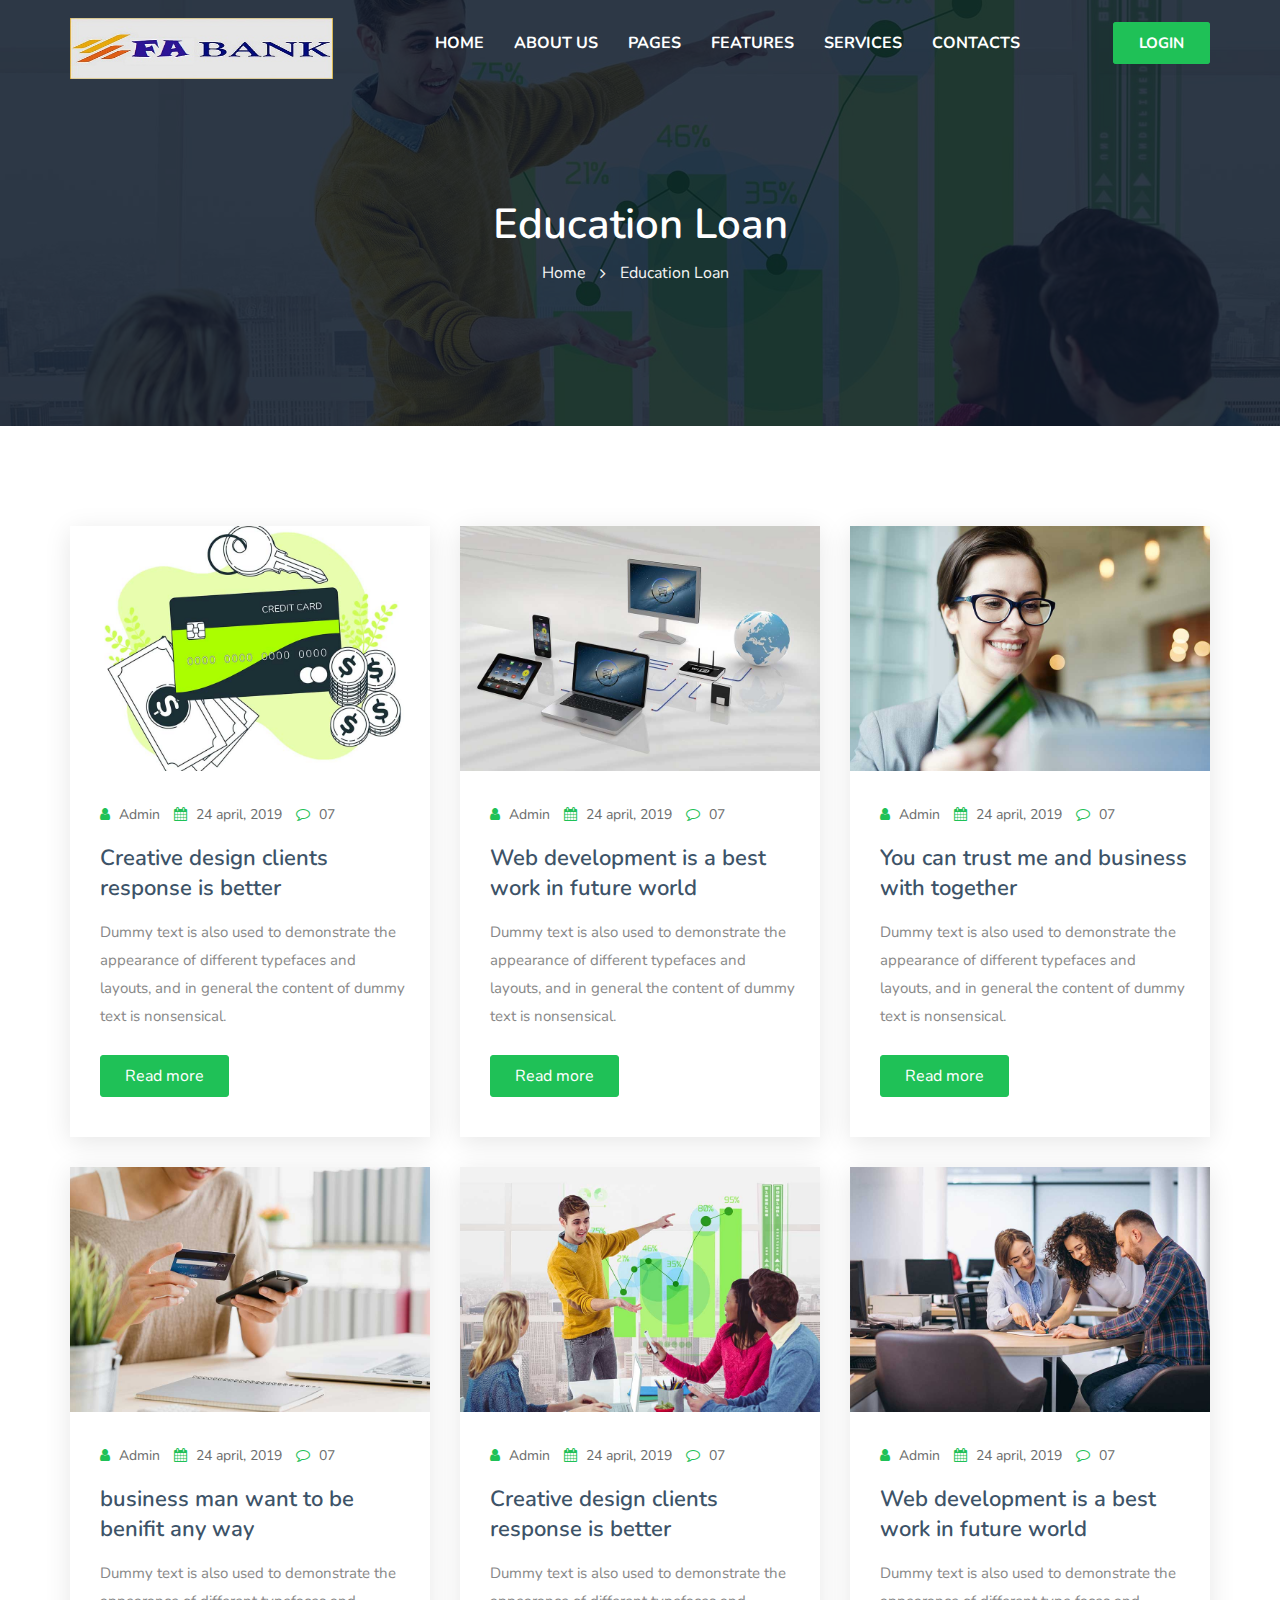
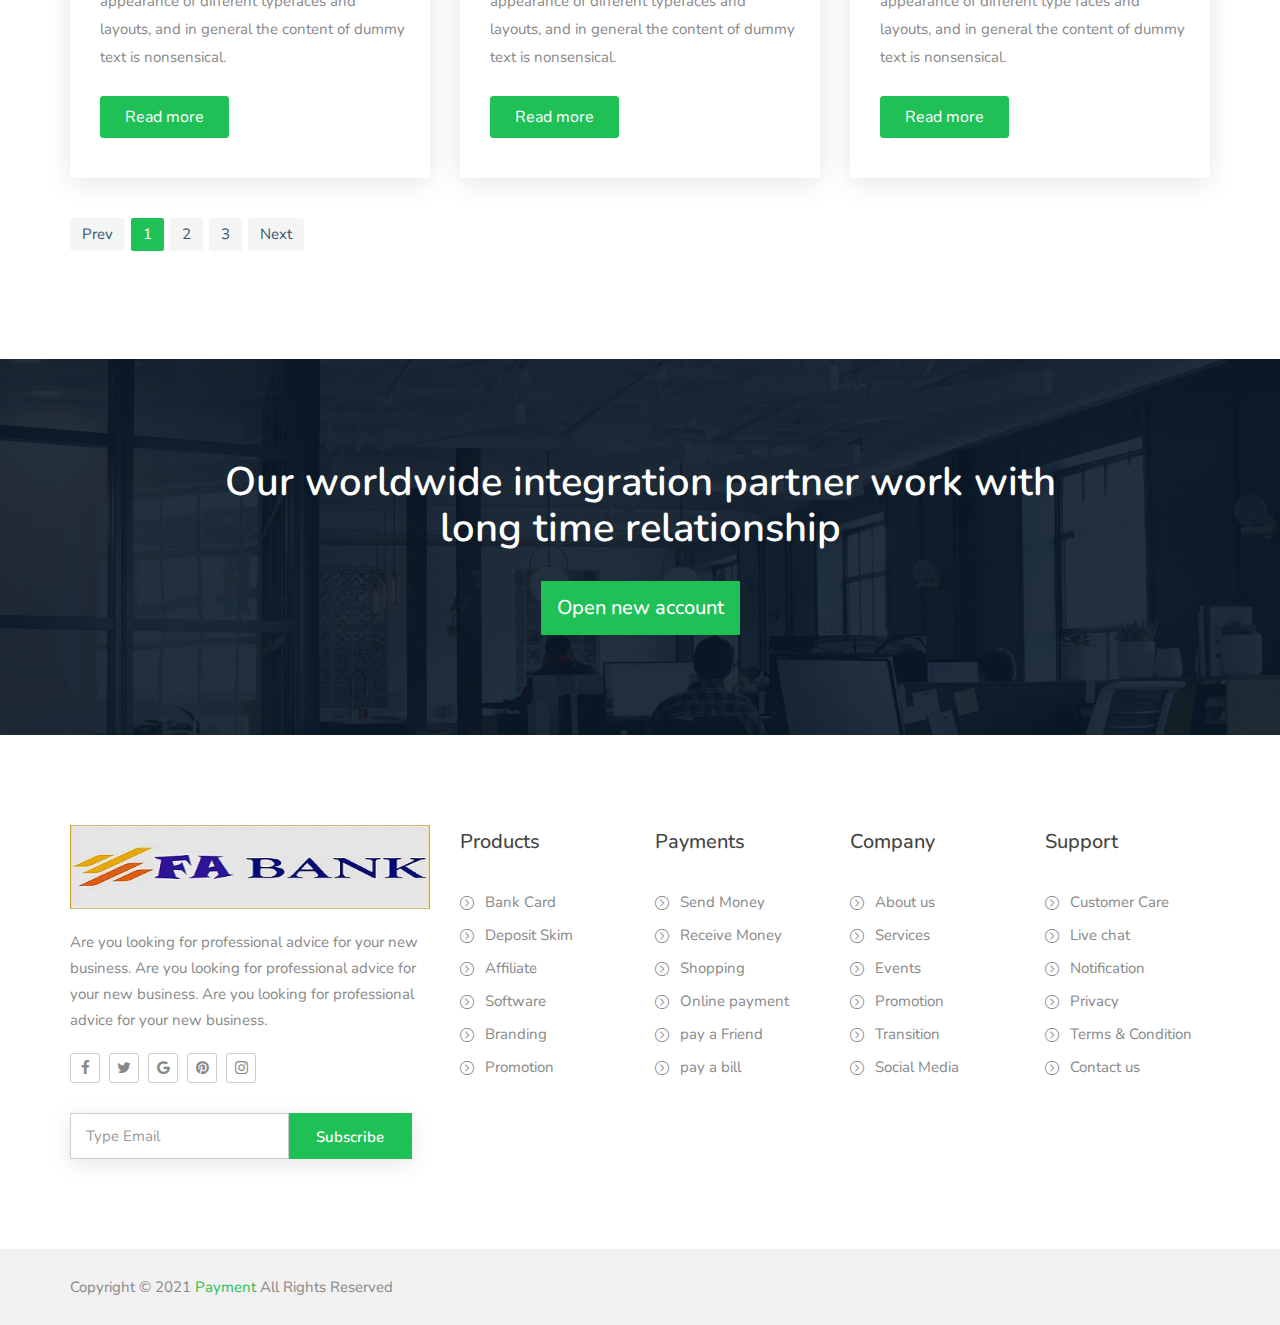
<file: BankProject/WebContent/blog.html>
<!doctype html>
<html class="no-js" lang="en">
	
<!-- Mirrored from rockstheme.com/rocks/paiment-live/blog.html by HTTrack Website Copier/3.x [XR&CO'2014], Sat, 11 Apr 2020 19:45:58 GMT -->
<head>
		<meta charset="utf-8">
		<meta http-equiv="x-ua-compatible" content="ie=edge">
		<title>Education Loan</title>
		<meta name="description" content="">
		<meta name="viewport" content="width=device-width, initial-scale=1">

		<!-- favicon -->		
		<link rel="shortcut icon" type="image/x-icon" href="img/logo/Bank.jpg">

		<!-- all css here -->

		<!-- bootstrap v3.3.6 css -->
		<link rel="stylesheet" href="css/bootstrap.min.css">
		<!-- owl.carousel css -->
		<link rel="stylesheet" href="css/owl.carousel.css">
		<link rel="stylesheet" href="css/owl.transitions.css">
       <!-- Animate css -->
        <link rel="stylesheet" href="css/animate.css">
        <!-- meanmenu css -->
        <link rel="stylesheet" href="css/meanmenu.min.css">
        <!-- Nice-select css -->
        <link rel="stylesheet" href="css/nice-select.css">
		<!-- font-awesome css -->
		<link rel="stylesheet" href="css/font-awesome.min.css">
		<link rel="stylesheet" href="css/themify-icons.css">
		<link rel="stylesheet" href="css/flaticon.css">
		<!-- magnific css -->
        <link rel="stylesheet" href="css/magnific.min.css">
		<!-- style css -->
		<link rel="stylesheet" href="style.css">
		<!-- responsive css -->
		<link rel="stylesheet" href="css/responsive.css">

		<!-- modernizr css -->
		<script src="js/vendor/modernizr-2.8.3.min.js"></script>
	</head>
		<body>

		<!--[if lt IE 8]>
			<p class="browserupgrade">You are using an <strong>outdated</strong> browser. Please <a href="http://browsehappy.com/">upgrade your browser</a> to improve your experience.</p>
		<![endif]-->

        <div id="preloader"></div>
        <header class="header-one">
            <!-- header-area start -->
            <div id="sticker" class="header-area hidden-xs">
                <div class="container">
                    <div class="row">
                        <div class="col-md-12 col-sm-12">
                            <div class="row">
                                <!-- logo start -->
                                <div class="col-md-3 col-sm-3">
                                    <div class="logo">
                                        <!-- Brand -->
                                        <a class="navbar-brand page-scroll white-logo" href="index-2.html">
                                            <img src="img/logo/Bank.jpg" alt="">
                                        </a>
                                        <a class="navbar-brand page-scroll black-logo" href="index-2.html">
                                            <img src="img/logo/Bank.jpg" alt="">
                                        </a>
                                    </div>
                                    <!-- logo end -->
                                </div>
                                <div class="col-md-9 col-sm-9">
                                    <div class="header-right-link">
                                        <!-- search option end -->
                                        <a class="s-menu" href="login.html">Login</a>
                                    </div>
                                    <!-- mainmenu start -->
                                    <nav class="navbar navbar-default">
                                        <div class="collapse navbar-collapse" id="navbar-example">
                                            <div class="main-menu">
                                                <ul class="nav navbar-nav navbar-right">
                                                    <li><a class="pages" href="index-2.html">Home</a>
                                                  <!--   <ul class="sub-menu">
                                                        <li><a href="index-2.html">Home 01</a></li>
                                                        <li><a href="index-3.html">Home 02</a></li>
                                                    </ul> -->
                                                </li>
                                                <li><a href="about.html">About us</a></li>
                                                <li><a class="pages" href="#">Pages</a>
                                                    <ul class="sub-menu">
                                                        <li><a href="team.html">team</a></li>
                                                        <li><a href="faq.html">FAQ</a></li>
                                                        <li><a href="pricing.html">Pricing</a></li>
                                                        <li><a href="login.html">Login</a></li>
                                                        <li><a href="signup.html">Register</a></li>
                                                    </ul>
                                                </li>
                                                <li><a href="feature.html">Features</a></li>
                                                 <li><a class="pages" href="#">Services</a>
                                            <ul class="sub-menu">
                                                <li><a href="blog.html">Education Loan</a></li>
                                                <li><a href="blog-sidebar.html">CAR Loan</a></li>
                                                <li><a href="blog-details.html">Home Loan</a></li>
                                            </ul>
                                        </li>
                                                <li><a href="contact.html">contacts</a></li>
                                                </ul>
                                            </div>
                                        </div>
                                    </nav>
                                    <!-- mainmenu end -->
                                </div>
                            </div>
                        </div>
                    </div>
                </div>
            </div>
            <!-- header-area end -->
            <!-- mobile-menu-area start -->
            <div class="mobile-menu-area hidden-lg hidden-md hidden-sm">
                <div class="container">
                    <div class="row">
                        <div class="col-md-12">
                            <div class="mobile-menu">
                                <div class="logo">
                                    <a href="index-2.html"><img src="img/logo/Bank.jpg" alt="" /></a>
                                </div>
                                <nav id="dropdown">
                                    <ul>
                                        <li><a class="pages" href="index-2.html">Home</a>
                                            <!-- <ul class="sub-menu">
                                                <li><a href="index-2.html">Home 01</a></li>
                                                <li><a href="index-3.html">Home 02</a></li>
                                            </ul> -->
                                        </li>
                                        <li><a href="about.html">About us</a></li>
                                        <li><a class="pages" href="#">Pages</a>
                                            <ul class="sub-menu">
                                                <li><a href="team.html">team</a></li>
                                                <li><a href="faq.html">FAQ</a></li>
                                                <li><a href="pricing.html">Pricing</a></li>
                                                <li><a href="login.html">Login</a></li>
                                                <li><a href="signup.html">Register</a></li>
                                            </ul>
                                        </li>
                                        <li><a href="feature.html">Features</a></li>
                                         <li><a class="pages" href="#">Services</a>
                                            <ul class="sub-menu">
                                                <li><a href="blog.html">Education Loan</a></li>
                                                <li><a href="blog-sidebar.html">CAR Loan</a></li>
                                                <li><a href="blog-details.html">Home Loan</a></li>
                                            </ul>
                                        </li>
                                        <li><a href="contact.html">contacts</a></li>
                                    </ul>
                                </nav>
                            </div>					
                        </div>
                    </div>
                </div>
            </div>
            <!-- mobile-menu-area end -->		
        </header>
        <!-- header end -->
        <!-- Start Bottom Header -->
        <div class="page-area">
            <div class="breadcumb-overlay"></div>
            <div class="container">
                <div class="row">
                    <div class="col-md-12 col-sm-12 col-xs-12">
                        <div class="breadcrumb text-center">
                            <div class="section-headline white-headline text-center">
                                <h3>Education Loan</h3>
                            </div>
                            <ul>
                                <li class="home-bread">Home</li>
                                <li>Education Loan</li>
                            </ul>
                        </div>
                    </div>
                </div>
            </div>
        </div>
        <!-- END Header -->
         <!--Blog Area Start-->
        <div class="blog-area fix area-padding">
            <div class="container">
                <div class="row">
                    <div class="blog-grid">
                        <!-- Start single blog -->
                        <div class="col-md-4 col-sm-6 col-xs-12">
                            <div class="single-blog ">
                                <div class="blog-image">
                                    <a class="image-scale" href="#">
                                        <img src="img/blog/b1.jpg" alt="">
                                    </a>
                                </div>
                                <div class="blog-content">
                                    <div class="blog-meta">
                                        <span class="admin-type">
                                            <i class="fa fa-user"></i>
                                            Admin
                                        </span>
                                        <span class="date-type">
                                           <i class="fa fa-calendar"></i>
                                            24 april, 2019
                                        </span>
                                        <span class="comments-type">
                                            <i class="fa fa-comment-o"></i>
                                            07
                                        </span>
                                    </div>
                                    <a href="#">
                                        <h4>Creative design clients response is better</h4>
                                    </a>
                                    <p>Dummy text is also used to demonstrate the appearance of different typefaces and layouts, and in general the content of dummy text is nonsensical.</p>
                                    <a class="blog-btn" href="#"> Read more</a>
                                </div>
                            </div>
                        </div>
                        <!-- End single blog -->
                        <!-- Start single blog -->
                        <div class="col-md-4 col-sm-6 col-xs-12">
                            <div class="single-blog">
                               <div class="blog-image">
                                    <a class="image-scale" href="#">
                                        <img src="img/blog/b2.jpg" alt="">
                                    </a>
                                </div>
                                <div class="blog-content">
                                    <div class="blog-meta">
                                        <span class="admin-type">
                                            <i class="fa fa-user"></i>
                                            Admin
                                        </span>
                                        <span class="date-type">
                                           <i class="fa fa-calendar"></i>
                                            24 april, 2019
                                        </span>
                                        <span class="comments-type">
                                            <i class="fa fa-comment-o"></i>
                                            07
                                        </span>
                                    </div>
                                    <a href="#">
                                        <h4>Web development is a best work in future world</h4>
                                    </a>
                                    <p>Dummy text is also used to demonstrate the appearance of different typefaces and layouts, and in general the content of dummy text is nonsensical.</p>
                                    <a class="blog-btn" href="#"> Read more</a>
                                </div>
                            </div>
                        </div>
                        <!-- End single blog -->
                        <!-- Start single blog -->
                        <div class="col-md-4 col-sm-6 col-xs-12">
                            <div class="single-blog ">
                               <div class="blog-image">
                                    <a class="image-scale" href="#">
                                        <img src="img/blog/b3.jpg" alt="">
                                    </a>
                                </div>
                                <div class="blog-content">
                                    <div class="blog-meta">
                                        <span class="admin-type">
                                            <i class="fa fa-user"></i>
                                            Admin
                                        </span>
                                        <span class="date-type">
                                           <i class="fa fa-calendar"></i>
                                            24 april, 2019
                                        </span>
                                        <span class="comments-type">
                                            <i class="fa fa-comment-o"></i>
                                            07
                                        </span>
                                    </div>
                                    <a href="#">
                                        <h4>You can trust me and business with together</h4>
                                    </a>
                                    <p>Dummy text is also used to demonstrate the appearance of different typefaces and layouts, and in general the content of dummy text is nonsensical.</p>
                                    <a class="blog-btn" href="#"> Read more</a>
                                </div>
                            </div>
                        </div>
                        <!-- End single blog -->
                        <!-- Start single blog -->
                        <div class="col-md-4 col-sm-6 col-xs-12">
                            <div class="single-blog ">
                               <div class="blog-image">
                                    <a class="image-scale" href="#">
                                        <img src="img/blog/b4.jpg" alt="">
                                    </a>
                                </div>
                                <div class="blog-content">
                                    <div class="blog-meta">
                                        <span class="admin-type">
                                            <i class="fa fa-user"></i>
                                            Admin
                                        </span>
                                        <span class="date-type">
                                           <i class="fa fa-calendar"></i>
                                            24 april, 2019
                                        </span>
                                        <span class="comments-type">
                                            <i class="fa fa-comment-o"></i>
                                            07
                                        </span>
                                    </div>
                                    <a href="#">
                                        <h4>business man want to be benifit any way</h4>
                                    </a>
                                    <p>Dummy text is also used to demonstrate the appearance of different typefaces and layouts, and in general the content of dummy text is nonsensical.</p>
                                    <a class="blog-btn" href="#"> Read more</a>
                                </div>
                            </div>
                        </div>
                        <!-- End single blog -->
                        <!-- Start single blog -->
                        <div class="col-md-4 col-sm-6 col-xs-12">
                            <div class="single-blog ">
                               <div class="blog-image">
                                    <a class="image-scale" href="#">
                                        <img src="img/blog/b5.jpg" alt="">
                                    </a>
                                </div>
                                <div class="blog-content">
                                    <div class="blog-meta">
                                        <span class="admin-type">
                                            <i class="fa fa-user"></i>
                                            Admin
                                        </span>
                                        <span class="date-type">
                                           <i class="fa fa-calendar"></i>
                                            24 april, 2019
                                        </span>
                                        <span class="comments-type">
                                            <i class="fa fa-comment-o"></i>
                                            07
                                        </span>
                                    </div>
                                    <a href="#">
                                        <h4>Creative design clients response is better</h4>
                                    </a>
                                    <p>Dummy text is also used to demonstrate the appearance of different typefaces and layouts, and in general the content of dummy text is nonsensical.</p>
                                    <a class="blog-btn" href="#"> Read more</a>
                                </div>
                            </div>
                        </div>
                        <!-- End single blog -->
                        <!-- Start single blog -->
                        <div class="col-md-4 col-sm-6 col-xs-12">
                            <div class="single-blog ">
                               <div class="blog-image">
                                    <a class="image-scale" href="#">
                                        <img src="img/blog/b6.jpg" alt="">
                                    </a>
                                </div>
                                <div class="blog-content">
                                    <div class="blog-meta">
                                        <span class="admin-type">
                                            <i class="fa fa-user"></i>
                                            Admin
                                        </span>
                                        <span class="date-type">
                                           <i class="fa fa-calendar"></i>
                                            24 april, 2019
                                        </span>
                                        <span class="comments-type">
                                            <i class="fa fa-comment-o"></i>
                                            07
                                        </span>
                                    </div>
                                    <a href="#">
                                        <h4>Web development is a best work in future world</h4>
                                    </a>
                                    <p>Dummy text is also used to demonstrate the appearance of different type faces and layouts, and in general the content of dummy text is nonsensical.</p>
                                    <a class="blog-btn" href="#"> Read more</a>
                                </div>
                            </div>
                        </div>
                        <!-- End single blog -->
                        <div class="col-md-12 col-sm-12 col-xs-12">
                            <div class="blog-pagination">
                                <ul class="pagination">
                                   <li><a href="#">Prev</a></li>
                                   <li class="active"><a href="#">1</a></li>
                                   <li><a href="#">2</a></li>
                                   <li><a href="#">3</a></li>
                                   <li><a href="#">Next</a></li>
                                </ul>
                            </div>	
                        </div>
                    </div>
                </div>
                <!-- End row -->
            </div>
        </div>
        <!--End of Blog Area-->
         <!-- Start Brand Area -->
        <div class="banner-area area-padding">
            <div class="container">
                <div class="row">
                    <div class="col-md-12 col-sm-12 col-xs-12">
                        <div class="banner-all area-80 text-center">
                            <div class="banner-content">
                                <h3>Our worldwide integration partner work with long time relationship </h3>
                                <a class="banner-btn" href="#">Open new account</a>
                            </div>
                        </div>
                    </div>
                </div>
            </div>
        </div>
        <!-- End Banner Area -->
        <!-- Start Footer Area -->
        <footer class="footer-1">
            <div class="footer-area">
                <div class="container">
                    <div class="row">
                       <div class="col-md-4 col-sm-6 col-xs-12">
                            <div class="footer-content logo-footer">
                                <div class="footer-head">
                                    <div class="footer-logo">
                                    	<a class="footer-black-logo" href="#"><img src="img/logo/Bank.jpg" alt=""></a>
                                    </div>
                                    <p>
                                        Are you looking for professional advice for your new business. Are you looking for professional advice for your new business. Are you looking for professional advice for your new business.
                                    </p>
                                    <div class="footer-icons">
                                        <ul>
                                            <li>
                                                <a href="#">
                                                    <i class="fa fa-facebook"></i>
                                                </a>
                                            </li>
                                            <li>
                                                <a href="#">
                                                    <i class="fa fa-twitter"></i>
                                                </a>
                                            </li>
                                            <li>
                                                <a href="#">
                                                    <i class="fa fa-google"></i>
                                                </a>
                                            </li>
                                            <li>
                                                <a href="#">
                                                    <i class="fa fa-pinterest"></i>
                                                </a>
                                            </li>
                                            <li>
                                                <a href="#">
                                                    <i class="fa fa-instagram"></i>
                                                </a>
                                            </li>
                                        </ul>
                                    </div>
                                    <div class="subs-feilds">
                                        <div class="suscribe-input">
                                            <input type="email" class="email form-control width-80" id="sus_email" placeholder="Type Email">
                                            <button type="submit" id="sus_submit" class="add-btn">Subscribe</button>
                                        </div>
                                    </div>
                                </div>
                            </div>
                        </div>
                        <!-- end single footer -->
                        <div class="col-md-2 col-sm-3 col-xs-12">
                            <div class="footer-content">
                                <div class="footer-head">
                                    <h4>Products</h4>
                                    <ul class="footer-list">
                                        <li><a href="#">Bank Card</a></li>
                                        <li><a href="#">Deposit Skim</a></li>
                                        <li><a href="#">Affiliate</a></li>
                                        <li><a href="#">Software</a></li>
                                        <li><a href="#">Branding </a></li>
                                        <li><a href="#">Promotion </a></li>
                                    </ul>
                                </div>
                            </div>
                        </div>
                        <!-- end single footer -->
                        <div class="col-md-2 col-sm-3 col-xs-12">
                            <div class="footer-content">
                                <div class="footer-head">
                                    <h4>Payments</h4>
                                    <ul class="footer-list">
                                        <li><a href="#">Send Money</a></li>
                                        <li><a href="#">Receive Money </a></li>
                                        <li><a href="#">Shopping</a></li>
                                        <li><a href="#">Online payment</a></li>
                                        <li><a href="#">pay a Friend </a></li>
                                        <li><a href="#">pay a bill </a></li>
                                    </ul>
                                </div>
                            </div>
                        </div>
                        <!-- end single footer -->
                        <div class="col-md-2 hidden-sm col-xs-12">
                            <div class="footer-content">
                                <div class="footer-head">
                                    <h4>Company</h4>
                                    <ul class="footer-list">
                                        <li><a href="#">About us</a></li>
                                        <li><a href="#">Services </a></li>
                                        <li><a href="#">Events</a></li>
                                        <li><a href="#">Promotion</a></li>
                                        <li><a href="#">Transition</a></li>
                                        <li><a href="#">Social Media</a></li>
                                    </ul>
                                </div>
                            </div>
                        </div>
                        <!-- end single footer -->
                        <div class="col-md-2 hidden-sm col-xs-12">
                             <div class="footer-content last-content">
                                <div class="footer-head">
                                    <h4>Support</h4>
                                    <ul class="footer-list">
                                        <li><a href="#">Customer Care</a></li>
                                        <li><a href="#">Live chat</a></li>
                                        <li><a href="#">Notification</a></li>
                                        <li><a href="#">Privacy</a></li>
                                        <li><a href="#">Terms & Condition</a></li>
                                        <li><a href="#">Contact us </a></li>
                                    </ul>
                                </div>
                            </div>
                        </div>
                    </div>
                </div>
            </div>
            <div class="footer-area-bottom">
                <div class="container">
                    <div class="row">
                        <div class="col-md-6 col-sm-6 col-xs-12">
                            <div class="copyright">
                                <p>
                                    Copyright © 2021
                                    <a href="#">Payment</a> All Rights Reserved
                                </p>
                            </div>
                        </div>
                    </div>
                </div>
            </div>
        </footer>
        <!-- End Footer Area -->
		
		<!-- all js here -->

		<!-- jquery latest version -->
		<script src="js/vendor/jquery-1.12.4.min.js"></script>
		<!-- bootstrap js -->
		<script src="js/bootstrap.min.js"></script>
		<!-- owl.carousel js -->
		<script src="js/owl.carousel.min.js"></script>
		  <!-- stellar js -->
        <script src="js/jquery.stellar.min.js"></script>
		<!-- Counter js -->
		<script src="js/jquery.counterup.min.js"></script>
		<!-- waypoint js -->
		<script src="js/waypoints.js"></script>
        <!-- Nice-select js -->
        <script src="js/jquery.nice-select.min.js"></script>
		<!-- magnific js -->
        <script src="js/magnific.min.js"></script>
        <!-- wow js -->
        <script src="js/wow.min.js"></script>
        <!-- meanmenu js -->
        <script src="js/jquery.meanmenu.js"></script>
		<!-- Form validator js -->
		<script src="js/form-validator.min.js"></script>
		<!-- plugins js -->
		<script src="js/plugins.js"></script>
		<!-- main js -->
		<script src="js/main.js"></script>
	</body>

<!-- Mirrored from rockstheme.com/rocks/paiment-live/blog.html by HTTrack Website Copier/3.x [XR&CO'2014], Sat, 11 Apr 2020 19:46:07 GMT -->
</html>
</file>
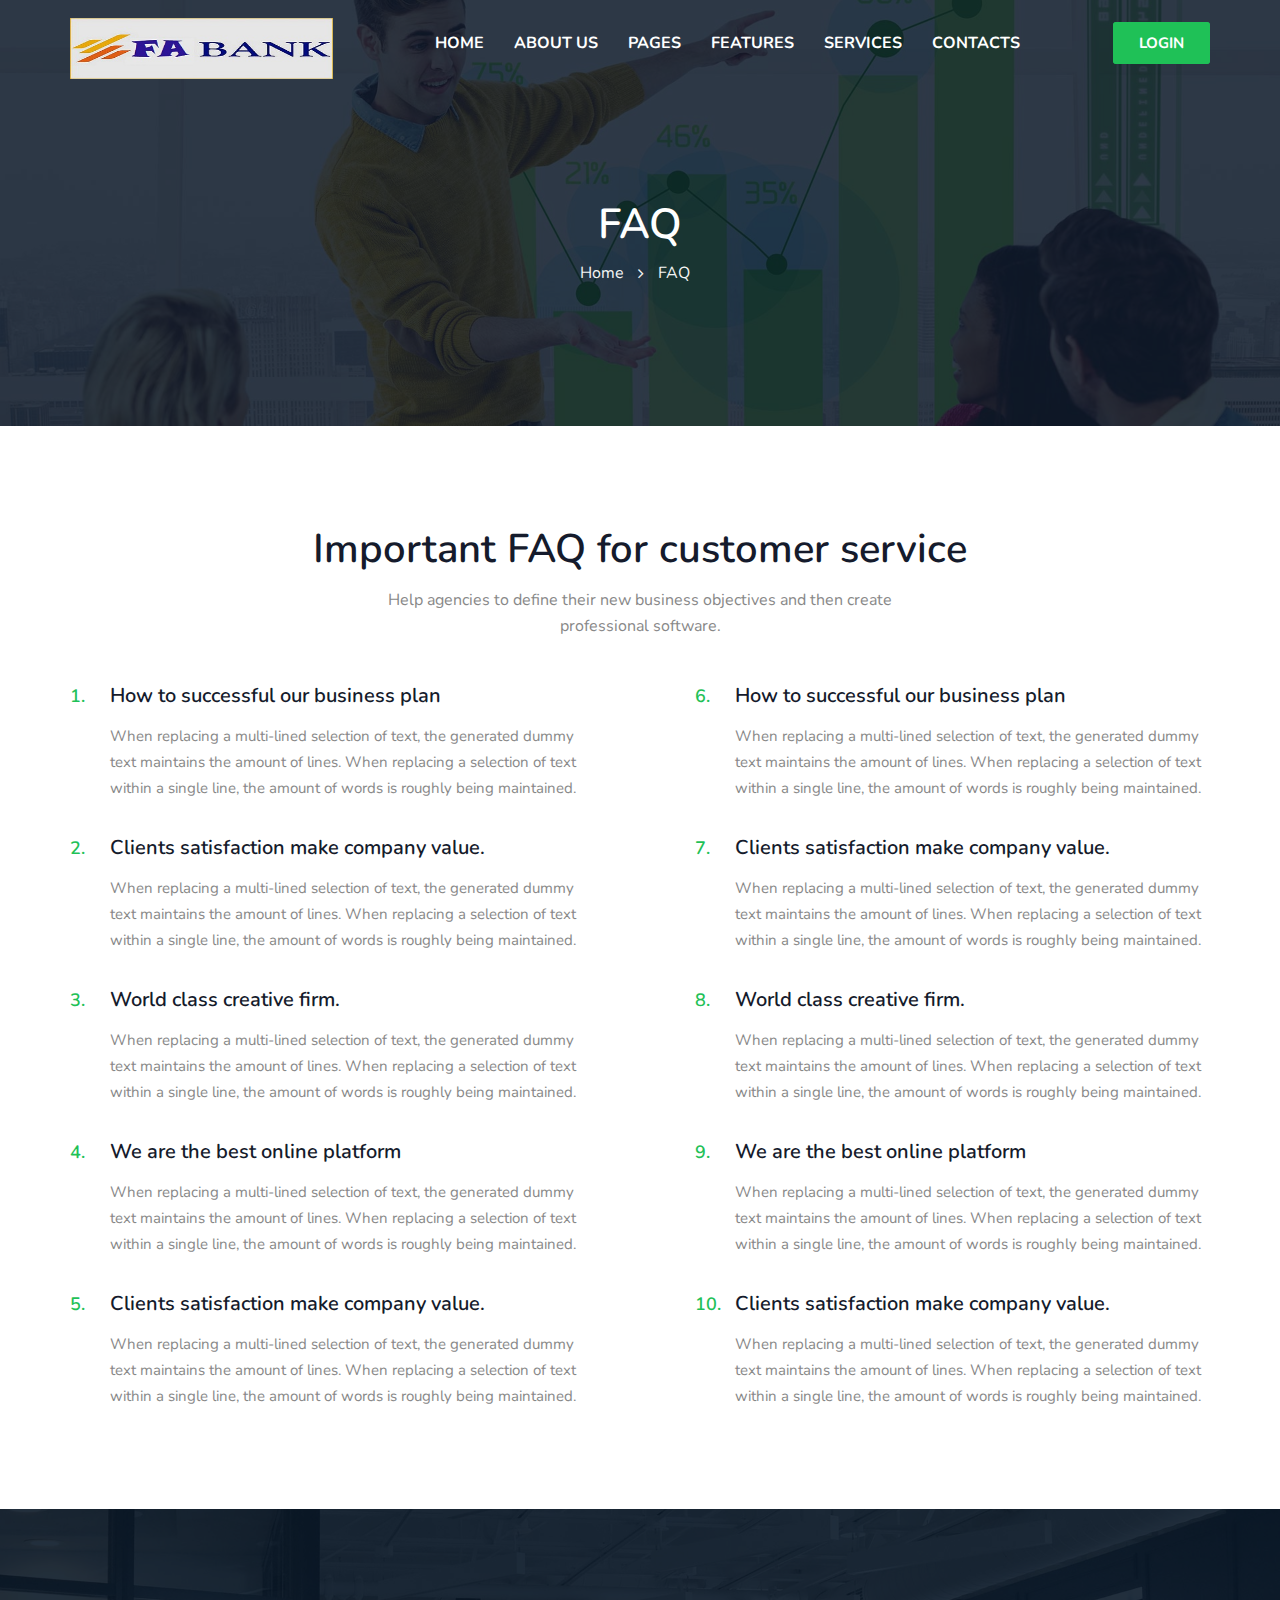
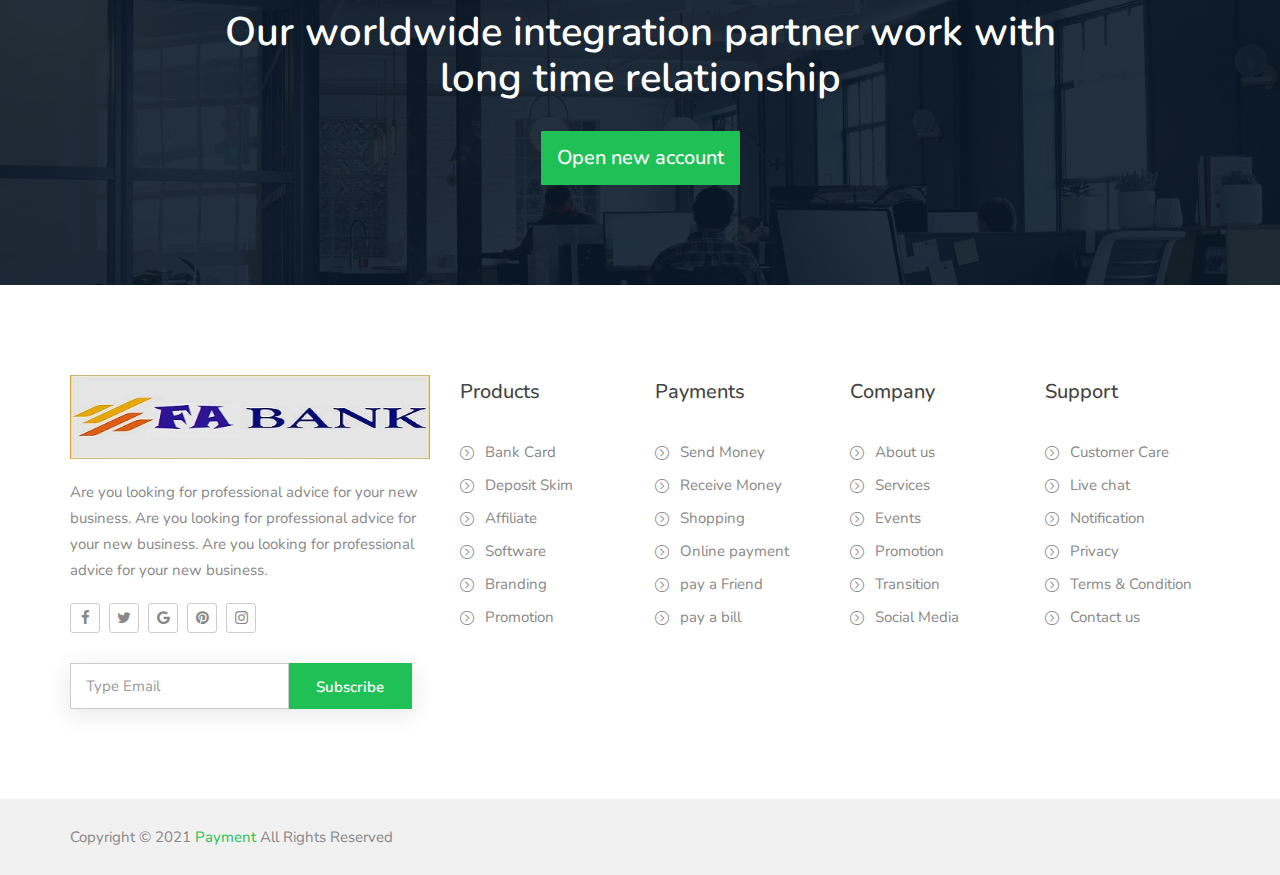
<file: BankProject/WebContent/faq.html>
<!doctype html>
<html class="no-js" lang="en">
	
<!-- Mirrored from rockstheme.com/rocks/paiment-live/faq.html by HTTrack Website Copier/3.x [XR&CO'2014], Sat, 11 Apr 2020 19:45:57 GMT -->
<head>
		<meta charset="utf-8">
		<meta http-equiv="x-ua-compatible" content="ie=edge">
		<title>FAQ | Paiment</title>
		<meta name="description" content="">
		<meta name="viewport" content="width=device-width, initial-scale=1">

		<!-- favicon -->		
		<link rel="shortcut icon" type="image/x-icon" href="img/logo/Bank.jpg">

		<!-- all css here -->

		<!-- bootstrap v3.3.6 css -->
		<link rel="stylesheet" href="css/bootstrap.min.css">
		<!-- owl.carousel css -->
		<link rel="stylesheet" href="css/owl.carousel.css">
		<link rel="stylesheet" href="css/owl.transitions.css">
       <!-- Animate css -->
        <link rel="stylesheet" href="css/animate.css">
        <!-- meanmenu css -->
        <link rel="stylesheet" href="css/meanmenu.min.css">
        <!-- Nice-select css -->
        <link rel="stylesheet" href="css/nice-select.css">
		<!-- font-awesome css -->
		<link rel="stylesheet" href="css/font-awesome.min.css">
		<link rel="stylesheet" href="css/themify-icons.css">
		<link rel="stylesheet" href="css/flaticon.css">
		<!-- magnific css -->
        <link rel="stylesheet" href="css/magnific.min.css">
		<!-- style css -->
		<link rel="stylesheet" href="style.css">
		<!-- responsive css -->
		<link rel="stylesheet" href="css/responsive.css">

		<!-- modernizr css -->
		<script src="js/vendor/modernizr-2.8.3.min.js"></script>
	</head>
		<body>

		<!--[if lt IE 8]>
			<p class="browserupgrade">You are using an <strong>outdated</strong> browser. Please <a href="http://browsehappy.com/">upgrade your browser</a> to improve your experience.</p>
		<![endif]-->

        <div id="preloader"></div>
        <header class="header-one">
            <!-- header-area start -->
            <div id="sticker" class="header-area hidden-xs">
                <div class="container">
                    <div class="row">
                        <div class="col-md-12 col-sm-12">
                            <div class="row">
                                <!-- logo start -->
                                <div class="col-md-3 col-sm-3">
                                    <div class="logo">
                                        <!-- Brand -->
                                        <a class="navbar-brand page-scroll white-logo" href="index-2.html">
                                            <img src="img/logo/Bank.jpg" alt="">
                                        </a>
                                        <a class="navbar-brand page-scroll black-logo" href="index-2.html">
                                            <img src="img/logo/Bank.jpg" alt="">
                                        </a>
                                    </div>
                                    <!-- logo end -->
                                </div>
                                <div class="col-md-9 col-sm-9">
                                    <div class="header-right-link">
                                        <!-- search option end -->
                                        <a class="s-menu" href="login.html">Login</a>
                                    </div>
                                    <!-- mainmenu start -->
                                    <nav class="navbar navbar-default">
                                        <div class="collapse navbar-collapse" id="navbar-example">
                                            <div class="main-menu">
                                                <ul class="nav navbar-nav navbar-right">
                                                    <li><a class="pages" href="index-2.html">Home</a>
                                                    <!-- <ul class="sub-menu">
                                                        <li><a href="index-2.html">Home 01</a></li>
                                                        <li><a href="index-3.html">Home 02</a></li>
                                                    </ul> -->
                                                </li>
                                                <li><a href="about.html">About us</a></li>
                                                <li><a class="pages" href="#">Pages</a>
                                                    <ul class="sub-menu">
                                                        <li><a href="team.html">team</a></li>
                                                        <li><a href="faq.html">FAQ</a></li>
                                                        <li><a href="pricing.html">Pricing</a></li>
                                                        <li><a href="login.html">Login</a></li>
                                                        <li><a href="signup.html">Register</a></li>
                                                    </ul>
                                                </li>
                                                <li><a href="feature.html">Features</a></li>
                                                 <li><a class="pages" href="#">Services</a>
                                            <ul class="sub-menu">
                                                <li><a href="blog.html">Education Loan</a></li>
                                                <li><a href="blog-sidebar.html">CAR Loan</a></li>
                                                <li><a href="blog-details.html">Home Loan</a></li>
                                            </ul>
                                        </li>
                                                <li><a href="contact.html">contacts</a></li>
                                                </ul>
                                            </div>
                                        </div>
                                    </nav>
                                    <!-- mainmenu end -->
                                </div>
                            </div>
                        </div>
                    </div>
                </div>
            </div>
            <!-- header-area end -->
            <!-- mobile-menu-area start -->
            <div class="mobile-menu-area hidden-lg hidden-md hidden-sm">
                <div class="container">
                    <div class="row">
                        <div class="col-md-12">
                            <div class="mobile-menu">
                                <div class="logo">
                                    <a href="index-2.html"><img src="img/logo/logo.png" alt="" /></a>
                                </div>
                                <nav id="dropdown">
                                    <ul class="nav navbar-nav navbar-right">
                                        <li><a class="pages" href="index-2.html">Home</a>
                                       <!--  <ul class="sub-menu">
                                            <li><a href="index-2.html">Home 01</a></li>
                                            <li><a href="index-3.html">Home 02</a></li>
                                        </ul> -->
                                    </li>
                                    <li><a href="about.html">About us</a></li>
                                    <li><a class="pages" href="#">Pages</a>
                                        <ul class="sub-menu">
                                            <li><a href="team.html">team</a></li>
                                            <li><a href="faq.html">FAQ</a></li>
                                            <li><a href="pricing.html">Pricing</a></li>
                                            <li><a href="login.html">Login</a></li>
                                            <li><a href="signup.html">Register</a></li>
                                        </ul>
                                    </li>
                                    <li><a href="feature.html">Features</a></li>
                                     <li><a class="pages" href="#">Services</a>
                                            <ul class="sub-menu">
                                                <li><a href="blog.html">Education Loan</a></li>
                                                <li><a href="blog-sidebar.html">CAR Loan</a></li>
                                                <li><a href="blog-details.html">Home Loan</a></li>
                                            </ul>
                                        </li>
                                    <li><a href="contact.html">contacts</a></li>
                                    </ul>
                                </nav>
                            </div>					
                        </div>
                    </div>
                </div>
            </div>
            <!-- mobile-menu-area end -->		
        </header>
        <!-- header end -->
        <!-- Start Bottom Header -->
        <div class="page-area">
            <div class="breadcumb-overlay"></div>
            <div class="container">
                <div class="row">
                    <div class="col-md-12 col-sm-12 col-xs-12">
                        <div class="breadcrumb text-center">
                            <div class="section-headline white-headline text-center">
                                <h3>FAQ</h3>
                            </div>
                            <ul>
                                <li class="home-bread">Home</li>
                                <li>FAQ</li>
                            </ul>
                        </div>
                    </div>
                </div>
            </div>
        </div>
        <!-- END Header -->
         <!-- Start FAQ area -->
        <div class="faq-area area-padding-2">
            <div class="container">
                <div class="row">
					<div class="col-md-12 col-sm-12 col-xs-12">
						<div class="section-headline text-center">
                            <h3>Important FAQ for customer service</h3>
                            <p>Help agencies to define their new business objectives and then create professional software.</p>
						</div>
					</div>
				</div>
                <div class="row">
                    <!-- Start Column Start -->
                    <div class="col-md-6 col-sm-6 col-xs-12">
                        <div class="company-faq left-faq">
                            <div class="single-faq">
                               <h4><span class="number">1.</span> <span class="q-text">How to successful our business plan</span></h4>
                               <p>When replacing a multi-lined selection of text, the generated dummy text maintains the amount of lines. When replacing a selection of text within a single line, the amount of words is roughly being maintained. </p>
                            </div>
                            <div class="single-faq">
                               <h4><span class="number">2.</span><span class="q-text">Clients satisfaction make company value.</span></h4>
                               <p>When replacing a multi-lined selection of text, the generated dummy text maintains the amount of lines. When replacing a selection of text within a single line, the amount of words is roughly being maintained. </p>
                            </div>
                            <div class="single-faq">
                               <h4><span class="number">3.</span><span class="q-text">World class creative firm.</span></h4>
                               <p>When replacing a multi-lined selection of text, the generated dummy text maintains the amount of lines. When replacing a selection of text within a single line, the amount of words is roughly being maintained. </p>
                            </div>
                            <div class="single-faq">
                               <h4><span class="number">4.</span><span class="q-text">We are the best online platform </span></h4>
                               <p>When replacing a multi-lined selection of text, the generated dummy text maintains the amount of lines. When replacing a selection of text within a single line, the amount of words is roughly being maintained. </p>
                            </div>
                            <div class="single-faq">
                               <h4><span class="number">5.</span><span class="q-text">Clients satisfaction make company value.</span></h4>
                               <p>When replacing a multi-lined selection of text, the generated dummy text maintains the amount of lines. When replacing a selection of text within a single line, the amount of words is roughly being maintained. </p>
                            </div>
                        </div>
                    </div>
                    <!-- Start Column Start -->
                    <div class="col-md-6 col-sm-6 col-xs-12">
                        <div class="company-faq right-faq">
                            <div class="single-faq">
                               <h4><span class="number">6.</span><span class="q-text">How to successful our business plan</span></h4>
                               <p>When replacing a multi-lined selection of text, the generated dummy text maintains the amount of lines. When replacing a selection of text within a single line, the amount of words is roughly being maintained. </p>
                            </div>
                            <div class="single-faq">
                               <h4><span class="number">7.</span><span class="q-text">Clients satisfaction make company value.</span></h4>
                               <p>When replacing a multi-lined selection of text, the generated dummy text maintains the amount of lines. When replacing a selection of text within a single line, the amount of words is roughly being maintained. </p>
                            </div>
                            <div class="single-faq">
                               <h4><span class="number">8.</span><span class="q-text">World class creative firm.</span></h4>
                               <p>When replacing a multi-lined selection of text, the generated dummy text maintains the amount of lines. When replacing a selection of text within a single line, the amount of words is roughly being maintained. </p>
                            </div>
                            <div class="single-faq">
                               <h4><span class="number">9.</span><span class="q-text">We are the best online platform </span></h4>
                               <p>When replacing a multi-lined selection of text, the generated dummy text maintains the amount of lines. When replacing a selection of text within a single line, the amount of words is roughly being maintained. </p>
                            </div>
                            <div class="single-faq">
                               <h4><span class="number">10.</span><span class="q-text">Clients satisfaction make company value.</span></h4>
                               <p>When replacing a multi-lined selection of text, the generated dummy text maintains the amount of lines. When replacing a selection of text within a single line, the amount of words is roughly being maintained. </p>
                            </div>
                        </div>
                    </div>
                </div>
            </div>
        </div>
        <!-- End FAQ area -->
         <!-- Start Brand Area -->
        <div class="banner-area area-padding">
            <div class="container">
                <div class="row">
                    <div class="col-md-12 col-sm-12 col-xs-12">
                        <div class="banner-all area-80 text-center">
                            <div class="banner-content">
                                <h3>Our worldwide integration partner work with long time relationship </h3>
                                <a class="banner-btn" href="#">Open new account</a>
                            </div>
                        </div>
                    </div>
                </div>
            </div>
        </div>
        <!-- End Banner Area -->
        <!-- Start Footer Area -->
        <footer class="footer-1">
            <div class="footer-area">
                <div class="container">
                    <div class="row">
                       <div class="col-md-4 col-sm-6 col-xs-12">
                            <div class="footer-content logo-footer">
                                <div class="footer-head">
                                    <div class="footer-logo">
                                    	<a class="footer-black-logo" href="#"><img src="img/logo/Bank.jpg" alt=""></a>
                                    </div>
                                    <p>
                                        Are you looking for professional advice for your new business. Are you looking for professional advice for your new business. Are you looking for professional advice for your new business.
                                    </p>
                                    <div class="footer-icons">
                                        <ul>
                                            <li>
                                                <a href="#">
                                                    <i class="fa fa-facebook"></i>
                                                </a>
                                            </li>
                                            <li>
                                                <a href="#">
                                                    <i class="fa fa-twitter"></i>
                                                </a>
                                            </li>
                                            <li>
                                                <a href="#">
                                                    <i class="fa fa-google"></i>
                                                </a>
                                            </li>
                                            <li>
                                                <a href="#">
                                                    <i class="fa fa-pinterest"></i>
                                                </a>
                                            </li>
                                            <li>
                                                <a href="#">
                                                    <i class="fa fa-instagram"></i>
                                                </a>
                                            </li>
                                        </ul>
                                    </div>
                                    <div class="subs-feilds">
                                        <div class="suscribe-input">
                                            <input type="email" class="email form-control width-80" id="sus_email" placeholder="Type Email">
                                            <button type="submit" id="sus_submit" class="add-btn">Subscribe</button>
                                        </div>
                                    </div>
                                </div>
                            </div>
                        </div>
                        <!-- end single footer -->
                        <div class="col-md-2 col-sm-3 col-xs-12">
                            <div class="footer-content">
                                <div class="footer-head">
                                    <h4>Products</h4>
                                    <ul class="footer-list">
                                        <li><a href="#">Bank Card</a></li>
                                        <li><a href="#">Deposit Skim</a></li>
                                        <li><a href="#">Affiliate</a></li>
                                        <li><a href="#">Software</a></li>
                                        <li><a href="#">Branding </a></li>
                                        <li><a href="#">Promotion </a></li>
                                    </ul>
                                </div>
                            </div>
                        </div>
                        <!-- end single footer -->
                        <div class="col-md-2 col-sm-3 col-xs-12">
                            <div class="footer-content">
                                <div class="footer-head">
                                    <h4>Payments</h4>
                                    <ul class="footer-list">
                                        <li><a href="#">Send Money</a></li>
                                        <li><a href="#">Receive Money </a></li>
                                        <li><a href="#">Shopping</a></li>
                                        <li><a href="#">Online payment</a></li>
                                        <li><a href="#">pay a Friend </a></li>
                                        <li><a href="#">pay a bill </a></li>
                                    </ul>
                                </div>
                            </div>
                        </div>
                        <!-- end single footer -->
                        <div class="col-md-2 hidden-sm col-xs-12">
                            <div class="footer-content">
                                <div class="footer-head">
                                    <h4>Company</h4>
                                    <ul class="footer-list">
                                        <li><a href="#">About us</a></li>
                                        <li><a href="#">Services </a></li>
                                        <li><a href="#">Events</a></li>
                                        <li><a href="#">Promotion</a></li>
                                        <li><a href="#">Transition</a></li>
                                        <li><a href="#">Social Media</a></li>
                                    </ul>
                                </div>
                            </div>
                        </div>
                        <!-- end single footer -->
                        <div class="col-md-2 hidden-sm col-xs-12">
                             <div class="footer-content last-content">
                                <div class="footer-head">
                                    <h4>Support</h4>
                                    <ul class="footer-list">
                                        <li><a href="#">Customer Care</a></li>
                                        <li><a href="#">Live chat</a></li>
                                        <li><a href="#">Notification</a></li>
                                        <li><a href="#">Privacy</a></li>
                                        <li><a href="#">Terms & Condition</a></li>
                                        <li><a href="#">Contact us </a></li>
                                    </ul>
                                </div>
                            </div>
                        </div>
                    </div>
                </div>
            </div>
            <div class="footer-area-bottom">
                <div class="container">
                    <div class="row">
                        <div class="col-md-6 col-sm-6 col-xs-12">
                            <div class="copyright">
                                <p>
                                    Copyright © 2021
                                    <a href="#">Payment</a> All Rights Reserved
                                </p>
                            </div>
                        </div>
                    </div>
                </div>
            </div>
        </footer>
        <!-- End Footer Area -->
		
		<!-- all js here -->

		<!-- jquery latest version -->
		<script src="js/vendor/jquery-1.12.4.min.js"></script>
		<!-- bootstrap js -->
		<script src="js/bootstrap.min.js"></script>
		<!-- owl.carousel js -->
		<script src="js/owl.carousel.min.js"></script>
		  <!-- stellar js -->
        <script src="js/jquery.stellar.min.js"></script>
		<!-- Counter js -->
		<script src="js/jquery.counterup.min.js"></script>
		<!-- waypoint js -->
		<script src="js/waypoints.js"></script>
        <!-- Nice-select js -->
        <script src="js/jquery.nice-select.min.js"></script>
		<!-- magnific js -->
        <script src="js/magnific.min.js"></script>
        <!-- wow js -->
        <script src="js/wow.min.js"></script>
        <!-- meanmenu js -->
        <script src="js/jquery.meanmenu.js"></script>
		<!-- Form validator js -->
		<script src="js/form-validator.min.js"></script>
		<!-- plugins js -->
		<script src="js/plugins.js"></script>
		<!-- main js -->
		<script src="js/main.js"></script>
	</body>

<!-- Mirrored from rockstheme.com/rocks/paiment-live/faq.html by HTTrack Website Copier/3.x [XR&CO'2014], Sat, 11 Apr 2020 19:45:57 GMT -->
</html>
</file>
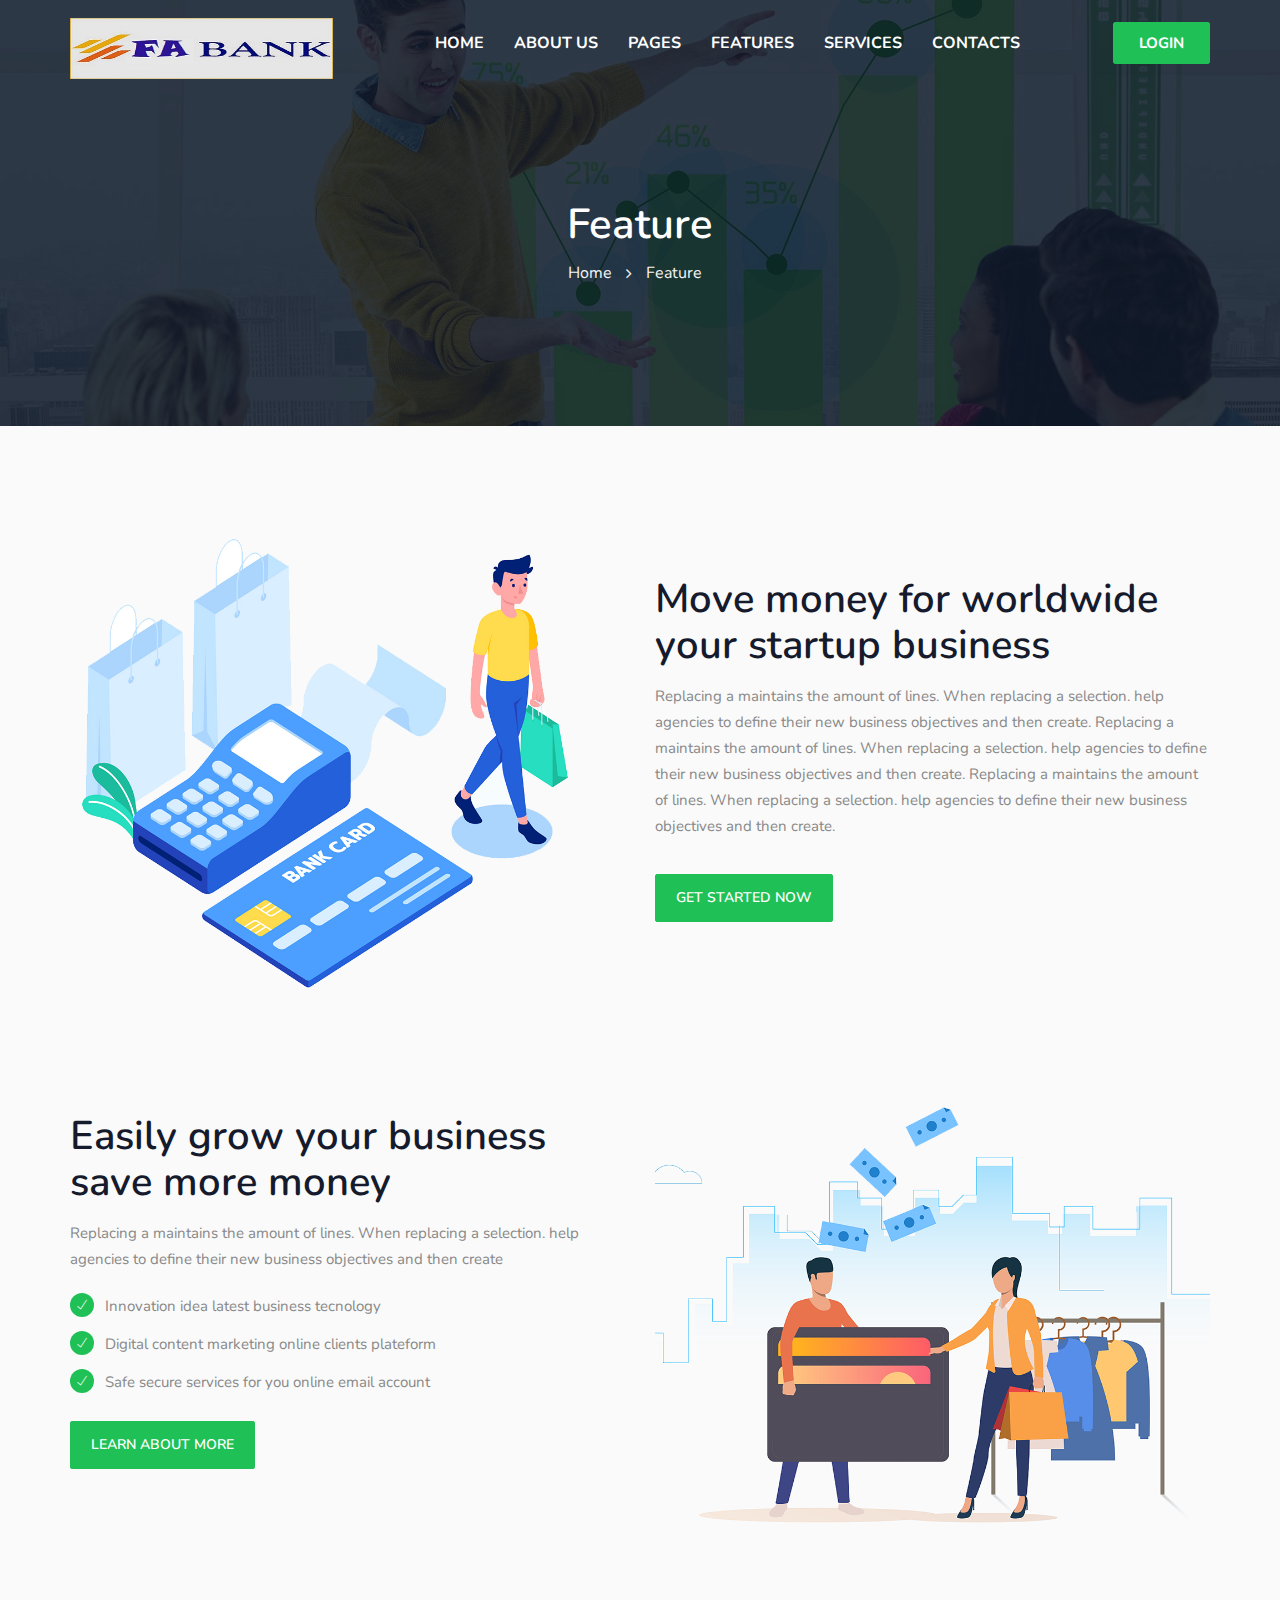
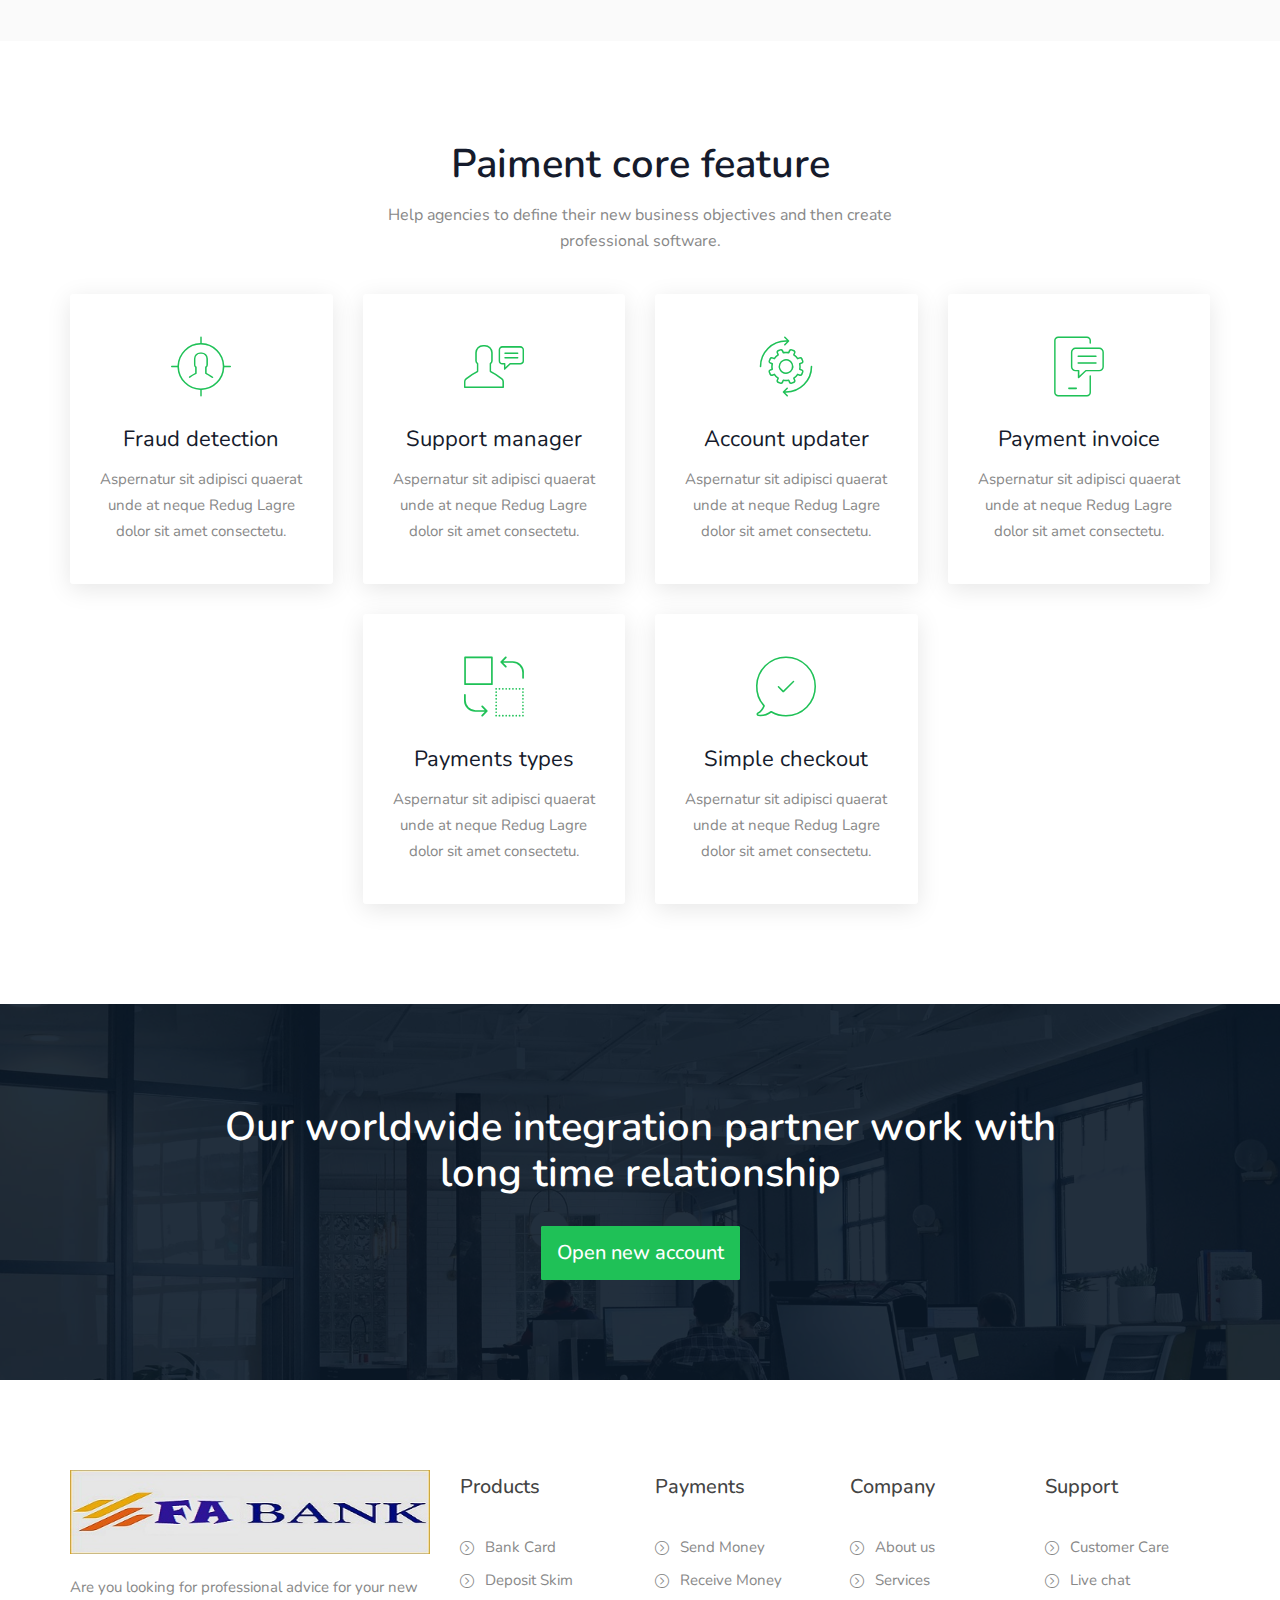
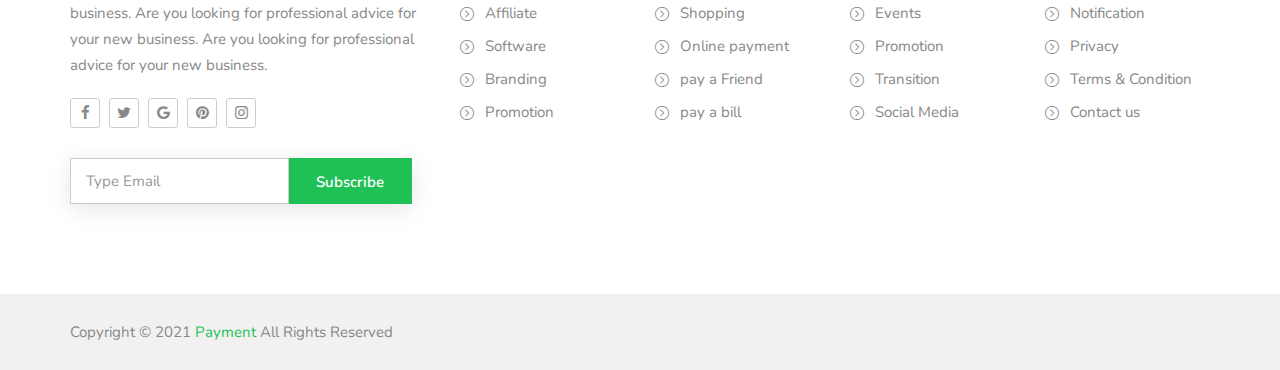
<file: BankProject/WebContent/feature.html>
<!doctype html>
<html class="no-js" lang="en">
	
<!-- Mirrored from rockstheme.com/rocks/paiment-live/feature.html by HTTrack Website Copier/3.x [XR&CO'2014], Sat, 11 Apr 2020 19:45:58 GMT -->
<head>
		<meta charset="utf-8">
		<meta http-equiv="x-ua-compatible" content="ie=edge">
		<title>Features</title>
		<meta name="description" content="">
		<meta name="viewport" content="width=device-width, initial-scale=1">

		<!-- favicon -->		
		<link rel="shortcut icon" type="image/x-icon" href="img/logo/Bank.jpg">

		<!-- all css here -->

		<!-- bootstrap v3.3.6 css -->
		<link rel="stylesheet" href="css/bootstrap.min.css">
		<!-- owl.carousel css -->
		<link rel="stylesheet" href="css/owl.carousel.css">
		<link rel="stylesheet" href="css/owl.transitions.css">
       <!-- Animate css -->
        <link rel="stylesheet" href="css/animate.css">
        <!-- meanmenu css -->
        <link rel="stylesheet" href="css/meanmenu.min.css">
        <!-- Nice-select css -->
        <link rel="stylesheet" href="css/nice-select.css">
		<!-- font-awesome css -->
		<link rel="stylesheet" href="css/font-awesome.min.css">
		<link rel="stylesheet" href="css/themify-icons.css">
		<link rel="stylesheet" href="css/flaticon.css">
		<!-- magnific css -->
        <link rel="stylesheet" href="css/magnific.min.css">
		<!-- style css -->
		<link rel="stylesheet" href="style.css">
		<!-- responsive css -->
		<link rel="stylesheet" href="css/responsive.css">

		<!-- modernizr css -->
		<script src="js/vendor/modernizr-2.8.3.min.js"></script>
	</head>
		<body>

		<!--[if lt IE 8]>
			<p class="browserupgrade">You are using an <strong>outdated</strong> browser. Please <a href="http://browsehappy.com/">upgrade your browser</a> to improve your experience.</p>
		<![endif]-->

        <div id="preloader"></div>
        <header class="header-one">
            <!-- header-area start -->
            <div id="sticker" class="header-area hidden-xs">
                <div class="container">
                    <div class="row">
                        <div class="col-md-12 col-sm-12">
                            <div class="row">
                                <!-- logo start -->
                                <div class="col-md-3 col-sm-3">
                                    <div class="logo">
                                        <!-- Brand -->
                                        <a class="navbar-brand page-scroll white-logo" href="index-2.html">
                                            <img src="img/logo/Bank.jpg" alt="">
                                        </a>
                                        <a class="navbar-brand page-scroll black-logo" href="index-2.html">
                                            <img src="img/logo/Bank.jpg" alt="">
                                        </a>
                                    </div>
                                    <!-- logo end -->
                                </div>
                                <div class="col-md-9 col-sm-9">
                                    <div class="header-right-link">
                                        <!-- search option end -->
                                        <a class="s-menu" href="login.html">Login</a>
                                    </div>
                                    <!-- mainmenu start -->
                                    <nav class="navbar navbar-default">
                                        <div class="collapse navbar-collapse" id="navbar-example">
                                            <div class="main-menu">
                                                <ul class="nav navbar-nav navbar-right">
                                                    <li><a class="pages" href="index-2.html">Home</a>
                                                   <!--  <ul class="sub-menu">
                                                        <li><a href="index-2.html">Home 01</a></li>
                                                        <li><a href="index-3.html">Home 02</a></li>
                                                    </ul> -->
                                                </li>
                                                <li><a href="about.html">About us</a></li>
                                                <li><a class="pages" href="#">Pages</a>
                                                    <ul class="sub-menu">
                                                        <li><a href="team.html">team</a></li>
                                                        <li><a href="faq.html">FAQ</a></li>
                                                        <li><a href="pricing.html">Pricing</a></li>
                                                        <li><a href="login.html">Login</a></li>
                                                        <li><a href="signup.html">Register</a></li>
                                                    </ul>
                                                </li>
                                                <li><a href="feature.html">Features</a></li>
                                                 <li><a class="pages" href="#">Services</a>
                                            <ul class="sub-menu">
                                                <li><a href="blog.html">Education Loan</a></li>
                                                <li><a href="blog-sidebar.html">CAR Loan</a></li>
                                                <li><a href="blog-details.html">Home Loan</a></li>
                                            </ul>
                                        </li>
                                                <li><a href="contact.html">contacts</a></li>
                                                </ul>
                                            </div>
                                        </div>
                                    </nav>
                                    <!-- mainmenu end -->
                                </div>
                            </div>
                        </div>
                    </div>
                </div>
            </div>
            <!-- header-area end -->
            <!-- mobile-menu-area start -->
            <div class="mobile-menu-area hidden-lg hidden-md hidden-sm">
                <div class="container">
                    <div class="row">
                        <div class="col-md-12">
                            <div class="mobile-menu">
                                <div class="logo">
                                    <a href="index-2.html"><img src="img/logo/Bank.jpg" alt="" /></a>
                                </div>
                                <nav id="dropdown">
                                    <ul>
                                        <li><a class="pages" href="index-2.html">Home</a>
                                          <!--   <ul class="sub-menu">
                                                <li><a href="index-2.html">Home 01</a></li>
                                                <li><a href="index-3.html">Home 02</a></li>
                                            </ul> -->
                                        </li>
                                        <li><a href="about.html">About us</a></li>
                                        <li><a class="pages" href="#">Pages</a>
                                            <ul class="sub-menu">
                                                <li><a href="team.html">team</a></li>
                                                <li><a href="faq.html">FAQ</a></li>
                                                <li><a href="pricing.html">Pricing</a></li>
                                                <li><a href="login.html">Login</a></li>
                                                <li><a href="signup.html">Register</a></li>
                                            </ul>
                                        </li>
                                        <li><a href="feature.html">Features</a></li>
                                         <li><a class="pages" href="#">Services</a>
                                            <ul class="sub-menu">
                                                <li><a href="blog.html">Education Loan</a></li>
                                                <li><a href="blog-sidebar.html">CAR Loan</a></li>
                                                <li><a href="blog-details.html">Home Loan</a></li>
                                            </ul>
                                        </li>
                                        <li><a href="contact.html">contacts</a></li>
                                    </ul>
                                </nav>
                            </div>					
                        </div>
                    </div>
                </div>
            </div>
            <!-- mobile-menu-area end -->		
        </header>
        <!-- header end -->
        <!-- Start Bottom Header -->
        <div class="page-area">
            <div class="breadcumb-overlay"></div>
            <div class="container">
                <div class="row">
                    <div class="col-md-12 col-sm-12 col-xs-12">
                        <div class="breadcrumb text-center">
                            <div class="section-headline white-headline text-center">
                                <h3>Feature</h3>
                            </div>
                            <ul>
                                <li class="home-bread">Home</li>
                                <li>Feature</li>
                            </ul>
                        </div>
                    </div>
                </div>
            </div>
        </div>
        <!-- END Header -->
        <!-- Start About Area -->
        <div class="feature-area bg-color fix area-padding">
            <div class="container">
                <div class="row">
                    <div class="col-md-6 col-sm-6 col-xs-12">
                        <div class="feature-content">
                            <div class="feature-images">
                                <img src="img/feature/f1.png" alt="">
                            </div>
                        </div>
                    </div>
                    <div class="col-md-6 col-sm-6 col-xs-12">
                        <div class="feature-text">
                            <h3>Move money for worldwide your startup business</h3>
						    <p>Replacing a  maintains the amount of lines. When replacing a selection. help agencies to define their new business objectives and then create. Replacing a  maintains the amount of lines. When replacing a selection. help agencies to define their new business objectives and then create. Replacing a  maintains the amount of lines. When replacing a selection. help agencies to define their new business objectives and then create. </p>
                            
                            <a class="feature-btn" href="#">Get started now</a>
                        </div>
                    </div>
                </div>
                <div class="row margin-row">
                    <div class="col-md-6 col-sm-6 hidden-xs">
                        <div class="feature-text">
                            <h3>Easily grow your business save more money</h3>
						    <p>Replacing a  maintains the amount of lines. When replacing a selection. help agencies to define their new business objectives and then create</p>
                            <ul>
                               <li><a href="#">Innovation idea latest business tecnology</a></li>
                                <li><a href="#">Digital content marketing online clients plateform</a></li>
                                <li><a href="#">Safe secure services for you online email account</a></li>
                            </ul>
                            <a class="feature-btn" href="#">Learn about more</a>
                        </div>
                    </div>
                    <div class="col-md-6 col-sm-6 col-xs-12">
                        <div class="feature-content">
                            <div class="feature-images">
                                <img src="img/feature/f2.png" alt="">
                            </div>
                        </div>
                    </div>
                    <div class="hidden-md hidden-lg hidden-sm col-xs-12">
                        <div class="feature-text">
                            <h3>Easily grow your business earn more money</h3>
						    <p>Replacing a  maintains the amount of lines. When replacing a selection. help agencies to define their new business objectives and then create</p>
                            <ul>
                               <li><a href="#">Innovation idea latest business tecnology</a></li>
                                <li><a href="#">Digital content marketing online clients plateform</a></li>
                                <li><a href="#">Safe secure services for you online email account</a></li>
                            </ul>
                            <a class="feature-btn" href="#">Learn more</a>
                        </div>
                    </div>
                </div>
            </div>
        </div>
        <!-- End about Area -->
        <!-- Core feature start -->
        <div class="core-feature-area area-padding-2">
            <div class="container">
               <div class="row">
					<div class="col-md-12 col-sm-12 col-xs-12">
						<div class="section-headline text-center">
                            <h3>Paiment core feature</h3>
                            <p>Help agencies to define their new business objectives and then create professional software.</p>
						</div>
					</div>
				</div>
                <div class="row">
                    <div class="all-core-feature">
                        <!-- single-well end-->
                        <div class="col-md-3 col-sm-6 col-xs-12">
                            <div class="core-feature">
                                <div class="core-img">
                                    <a class="core-icon" href="#"><i class="flaticon-target"></i></a>
                                </div>
                                <div class="main-core">
                                    <div class="core-content">
                                        <h4>Fraud detection</h4>
                                        <p>Aspernatur sit adipisci quaerat unde at neque Redug Lagre dolor sit amet consectetu.</p>
                                    </div>
                                </div>
                            </div>
                        </div>
                        <!-- single-well end-->
                        <div class="col-md-3 col-sm-6 col-xs-12">
                            <div class="core-feature">
                                <div class="core-img">
                                    <a class="core-icon" href="#"><i class="flaticon-user-8"></i></a>
                                </div>
                                <div class="main-core">
                                    <div class="core-content">
                                        <h4>Support manager</h4>
                                        <p>Aspernatur sit adipisci quaerat unde at neque Redug Lagre dolor sit amet consectetu.</p>
                                    </div>
                                </div>
                            </div>
                        </div>
                        <!-- single-well end-->
                        <div class="col-md-3 col-sm-6 col-xs-12">
                            <div class="core-feature">
                                <div class="core-img">
                                    <a class="core-icon" href="#"><i class="flaticon-settings-2"></i></a>
                                </div>
                                <div class="main-core">
                                    <div class="core-content">
                                        <h4>Account updater</h4>
                                        <p>Aspernatur sit adipisci quaerat unde at neque Redug Lagre dolor sit amet consectetu.</p>
                                    </div>
                                </div>
                            </div>
                        </div>
                        <!-- single-well end-->
                        <div class="col-md-3 col-sm-6 col-xs-12">
                            <div class="core-feature ">
                                <div class="core-img">
                                    <a class="core-icon" href="#"><i class="flaticon-smartphone"></i></a>
                                </div>
                                <div class="main-core">
                                    <div class="core-content">
                                        <h4>Payment invoice</h4>
                                        <p>Aspernatur sit adipisci quaerat unde at neque Redug Lagre dolor sit amet consectetu.</p>
                                    </div>
                                </div>
                            </div>
                        </div>
                        <!-- single-well end-->
                        <div class="col-md-offset-3 col-md-3 col-sm-6 col-xs-12">
                            <div class="core-feature">
                                <div class="core-img">
                                    <a class="core-icon" href="#"><i class="flaticon-transfer"></i></a>
                                </div>
                                <div class="main-core">
                                    <div class="core-content">
                                        <h4>Payments types</h4>
                                        <p>Aspernatur sit adipisci quaerat unde at neque Redug Lagre dolor sit amet consectetu.</p>
                                    </div>
                                </div>
                            </div>
                        </div>
                        <!-- single-well end-->
                        <div class="col-md-3 col-sm-6 col-xs-12">
                            <div class="core-feature">
                                <div class="core-img">
                                    <a class="core-icon" href="#"><i class="flaticon-speech-bubble"></i></a>
                                </div>
                                <div class="main-core">
                                    <div class="core-content">
                                        <h4>Simple checkout</h4>
                                        <p>Aspernatur sit adipisci quaerat unde at neque Redug Lagre dolor sit amet consectetu.</p>
                                    </div>
                                </div>
                            </div>
                        </div>
                        <!-- single-well end-->
                    </div>
                </div>
            </div>
        </div>
        <!-- Core feature End -->
         <!-- Start Brand Area -->
        <div class="banner-area area-padding">
            <div class="container">
                <div class="row">
                    <div class="col-md-12 col-sm-12 col-xs-12">
                        <div class="banner-all area-80 text-center">
                            <div class="banner-content">
                                <h3>Our worldwide integration partner work with long time relationship </h3>
                                <a class="banner-btn" href="#">Open new account</a>
                            </div>
                        </div>
                    </div>
                </div>
            </div>
        </div>
        <!-- End Banner Area -->
        <!-- Start Footer Area -->
        <footer class="footer-1">
            <div class="footer-area">
                <div class="container">
                    <div class="row">
                       <div class="col-md-4 col-sm-6 col-xs-12">
                            <div class="footer-content logo-footer">
                                <div class="footer-head">
                                    <div class="footer-logo">
                                    	<a class="footer-black-logo" href="#"><img src="img/logo/Bank.jpg" alt=""></a>
                                    </div>
                                    <p>
                                        Are you looking for professional advice for your new business. Are you looking for professional advice for your new business. Are you looking for professional advice for your new business.
                                    </p>
                                    <div class="footer-icons">
                                        <ul>
                                            <li>
                                                <a href="#">
                                                    <i class="fa fa-facebook"></i>
                                                </a>
                                            </li>
                                            <li>
                                                <a href="#">
                                                    <i class="fa fa-twitter"></i>
                                                </a>
                                            </li>
                                            <li>
                                                <a href="#">
                                                    <i class="fa fa-google"></i>
                                                </a>
                                            </li>
                                            <li>
                                                <a href="#">
                                                    <i class="fa fa-pinterest"></i>
                                                </a>
                                            </li>
                                            <li>
                                                <a href="#">
                                                    <i class="fa fa-instagram"></i>
                                                </a>
                                            </li>
                                        </ul>
                                    </div>
                                    <div class="subs-feilds">
                                        <div class="suscribe-input">
                                            <input type="email" class="email form-control width-80" id="sus_email" placeholder="Type Email">
                                            <button type="submit" id="sus_submit" class="add-btn">Subscribe</button>
                                        </div>
                                    </div>
                                </div>
                            </div>
                        </div>
                        <!-- end single footer -->
                        <div class="col-md-2 col-sm-3 col-xs-12">
                            <div class="footer-content">
                                <div class="footer-head">
                                    <h4>Products</h4>
                                    <ul class="footer-list">
                                        <li><a href="#">Bank Card</a></li>
                                        <li><a href="#">Deposit Skim</a></li>
                                        <li><a href="#">Affiliate</a></li>
                                        <li><a href="#">Software</a></li>
                                        <li><a href="#">Branding </a></li>
                                        <li><a href="#">Promotion </a></li>
                                    </ul>
                                </div>
                            </div>
                        </div>
                        <!-- end single footer -->
                        <div class="col-md-2 col-sm-3 col-xs-12">
                            <div class="footer-content">
                                <div class="footer-head">
                                    <h4>Payments</h4>
                                    <ul class="footer-list">
                                        <li><a href="#">Send Money</a></li>
                                        <li><a href="#">Receive Money </a></li>
                                        <li><a href="#">Shopping</a></li>
                                        <li><a href="#">Online payment</a></li>
                                        <li><a href="#">pay a Friend </a></li>
                                        <li><a href="#">pay a bill </a></li>
                                    </ul>
                                </div>
                            </div>
                        </div>
                        <!-- end single footer -->
                        <div class="col-md-2 hidden-sm col-xs-12">
                            <div class="footer-content">
                                <div class="footer-head">
                                    <h4>Company</h4>
                                    <ul class="footer-list">
                                        <li><a href="#">About us</a></li>
                                        <li><a href="#">Services </a></li>
                                        <li><a href="#">Events</a></li>
                                        <li><a href="#">Promotion</a></li>
                                        <li><a href="#">Transition</a></li>
                                        <li><a href="#">Social Media</a></li>
                                    </ul>
                                </div>
                            </div>
                        </div>
                        <!-- end single footer -->
                        <div class="col-md-2 hidden-sm col-xs-12">
                             <div class="footer-content last-content">
                                <div class="footer-head">
                                    <h4>Support</h4>
                                    <ul class="footer-list">
                                        <li><a href="#">Customer Care</a></li>
                                        <li><a href="#">Live chat</a></li>
                                        <li><a href="#">Notification</a></li>
                                        <li><a href="#">Privacy</a></li>
                                        <li><a href="#">Terms & Condition</a></li>
                                        <li><a href="#">Contact us </a></li>
                                    </ul>
                                </div>
                            </div>
                        </div>
                    </div>
                </div>
            </div>
            <div class="footer-area-bottom">
                <div class="container">
                    <div class="row">
                        <div class="col-md-6 col-sm-6 col-xs-12">
                            <div class="copyright">
                                <p>
                                    Copyright © 2021
                                    <a href="#">Payment</a> All Rights Reserved
                                </p>
                            </div>
                        </div>
                    </div>
                </div>
            </div>
        </footer>
        <!-- End Footer Area -->
		
		<!-- all js here -->

		<!-- jquery latest version -->
		<script src="js/vendor/jquery-1.12.4.min.js"></script>
		<!-- bootstrap js -->
		<script src="js/bootstrap.min.js"></script>
		<!-- owl.carousel js -->
		<script src="js/owl.carousel.min.js"></script>
		  <!-- stellar js -->
        <script src="js/jquery.stellar.min.js"></script>
		<!-- Counter js -->
		<script src="js/jquery.counterup.min.js"></script>
		<!-- waypoint js -->
		<script src="js/waypoints.js"></script>
        <!-- Nice-select js -->
        <script src="js/jquery.nice-select.min.js"></script>
		<!-- magnific js -->
        <script src="js/magnific.min.js"></script>
        <!-- wow js -->
        <script src="js/wow.min.js"></script>
        <!-- meanmenu js -->
        <script src="js/jquery.meanmenu.js"></script>
		<!-- Form validator js -->
		<script src="js/form-validator.min.js"></script>
		<!-- plugins js -->
		<script src="js/plugins.js"></script>
		<!-- main js -->
		<script src="js/main.js"></script>
	</body>

<!-- Mirrored from rockstheme.com/rocks/paiment-live/feature.html by HTTrack Website Copier/3.x [XR&CO'2014], Sat, 11 Apr 2020 19:45:58 GMT -->
</html>
</file>
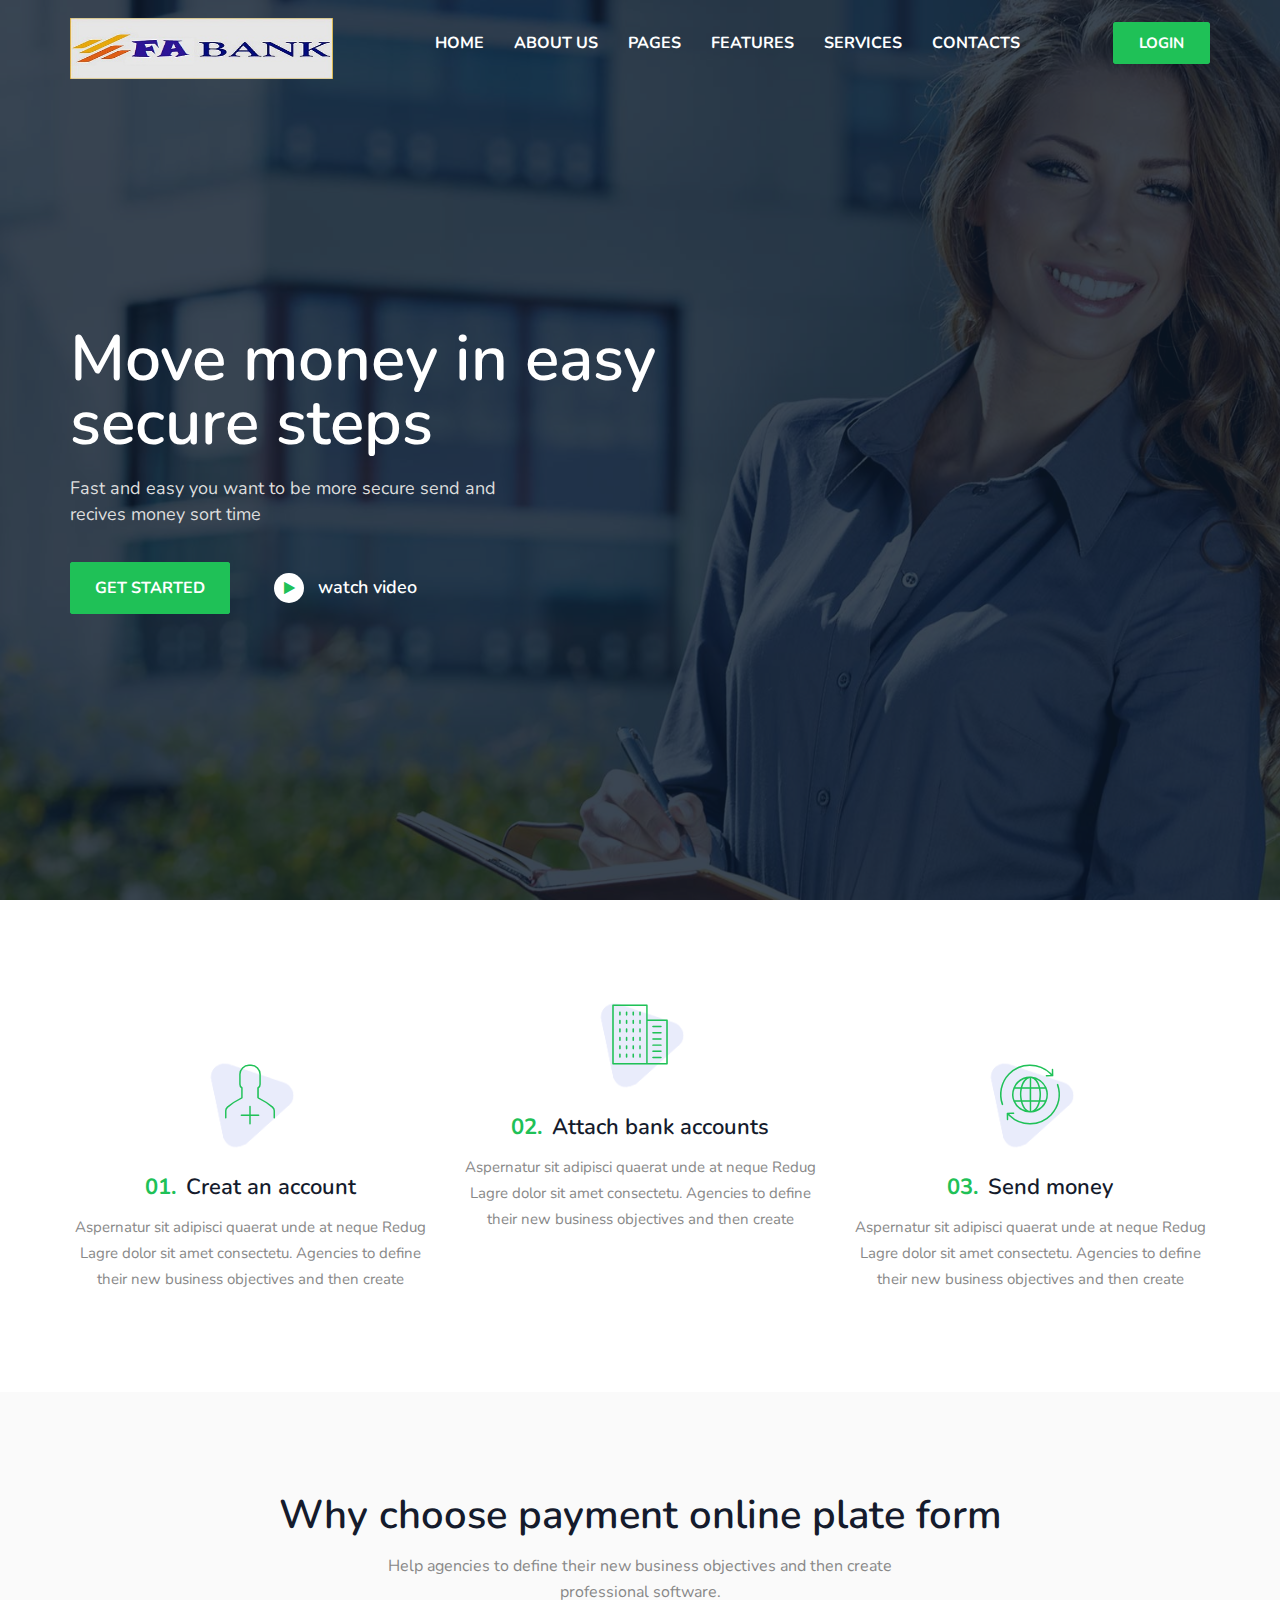
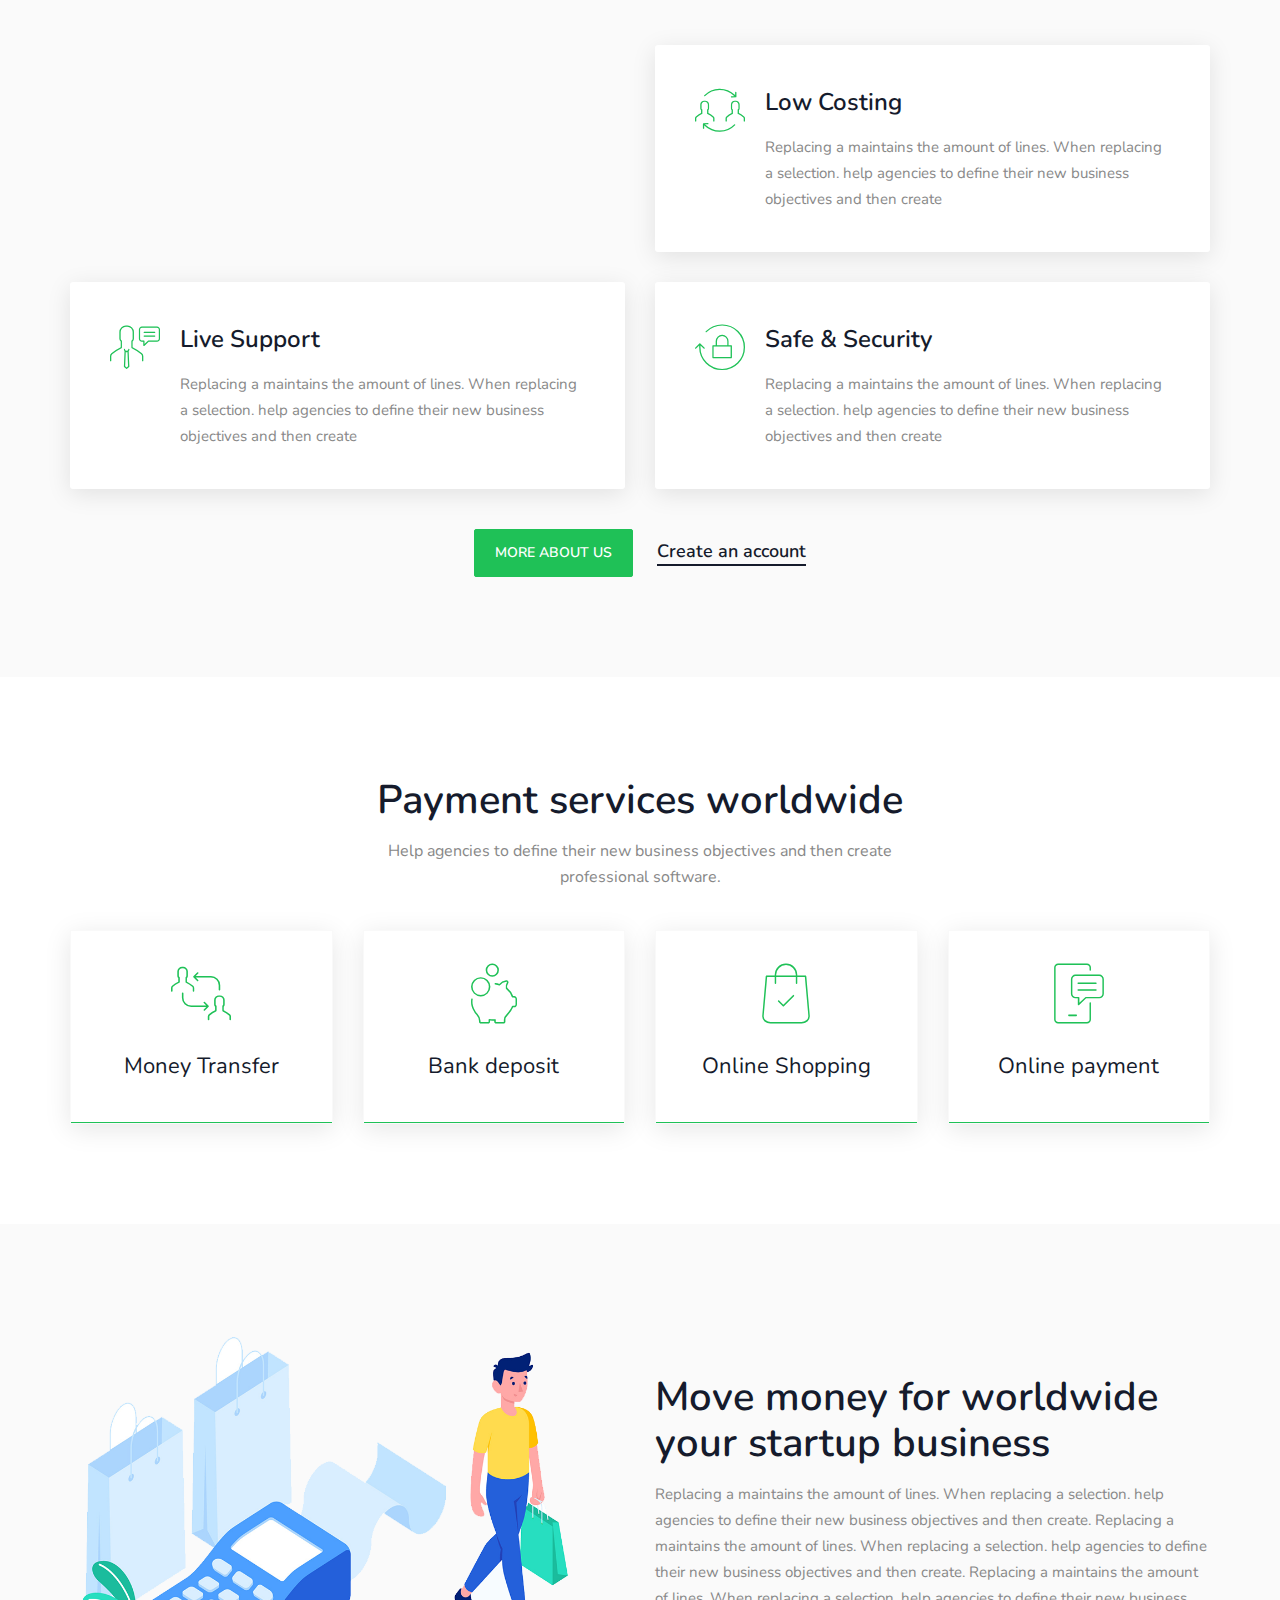
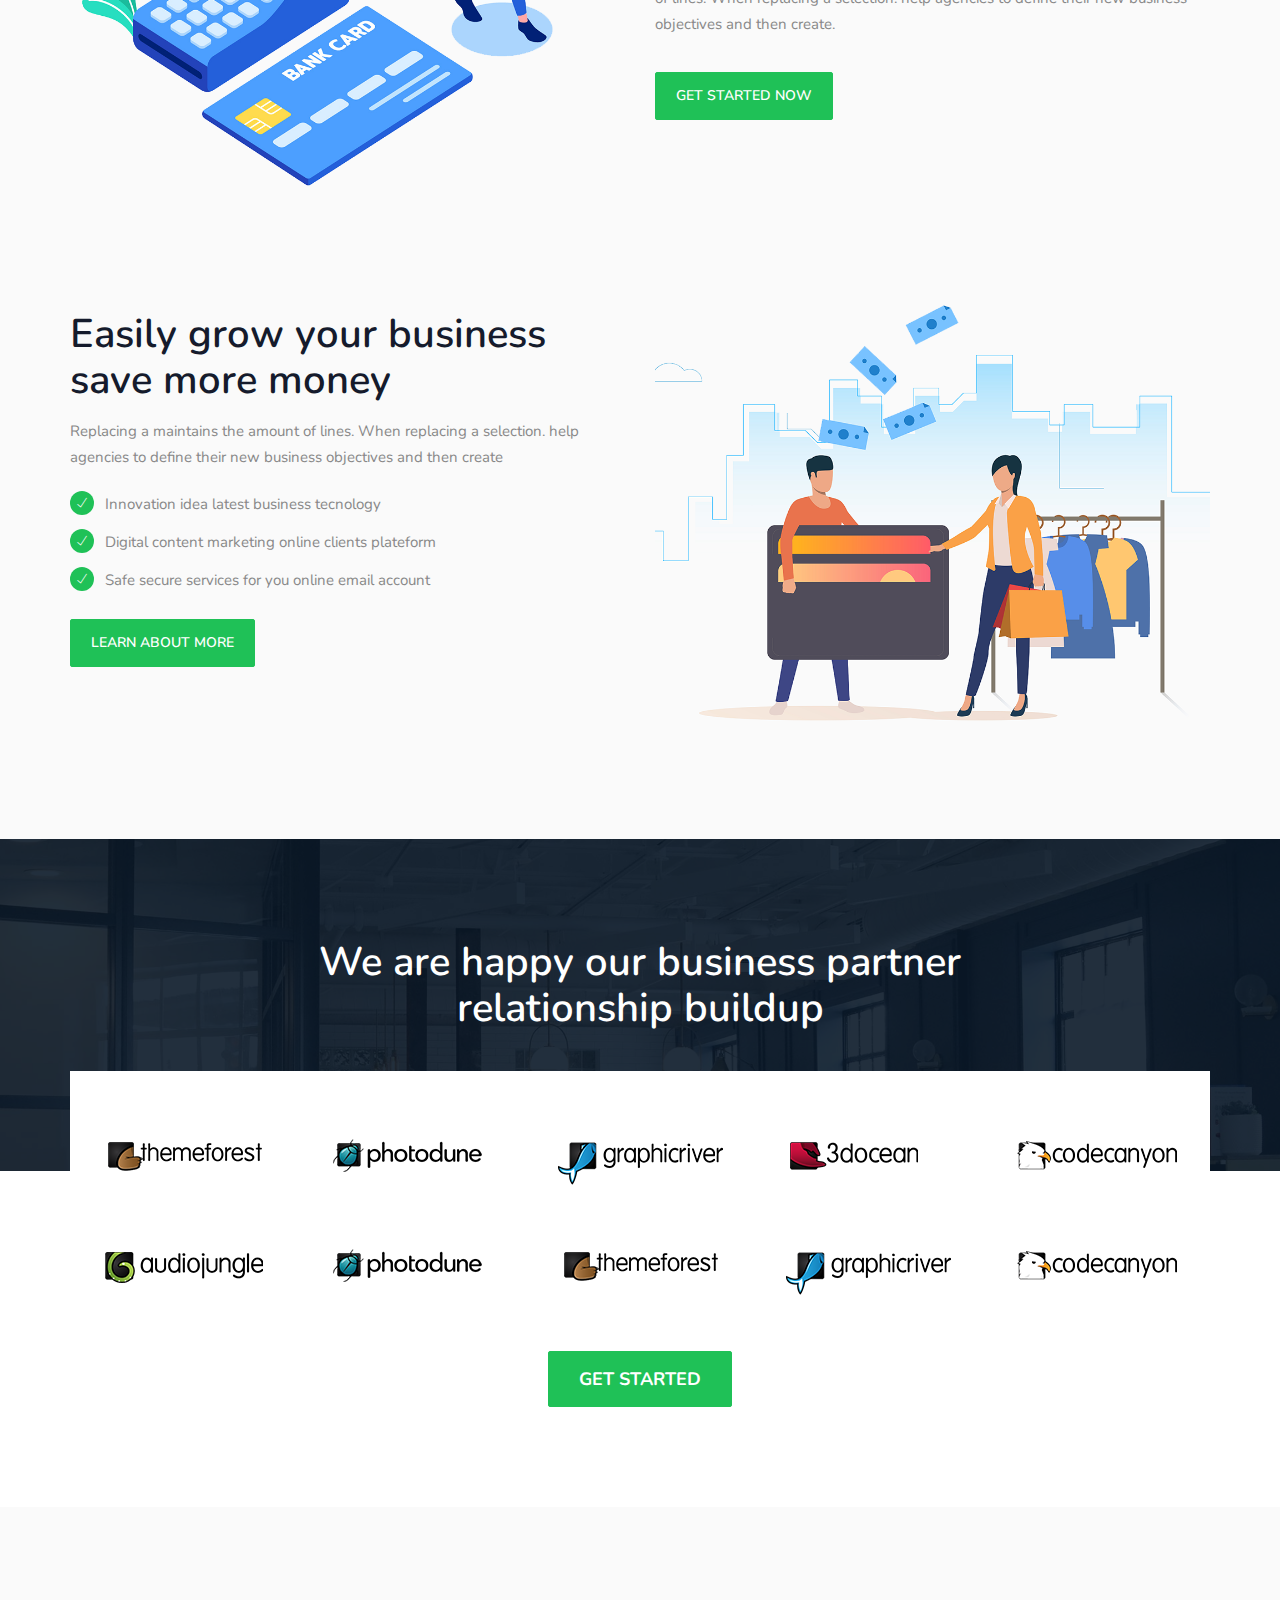
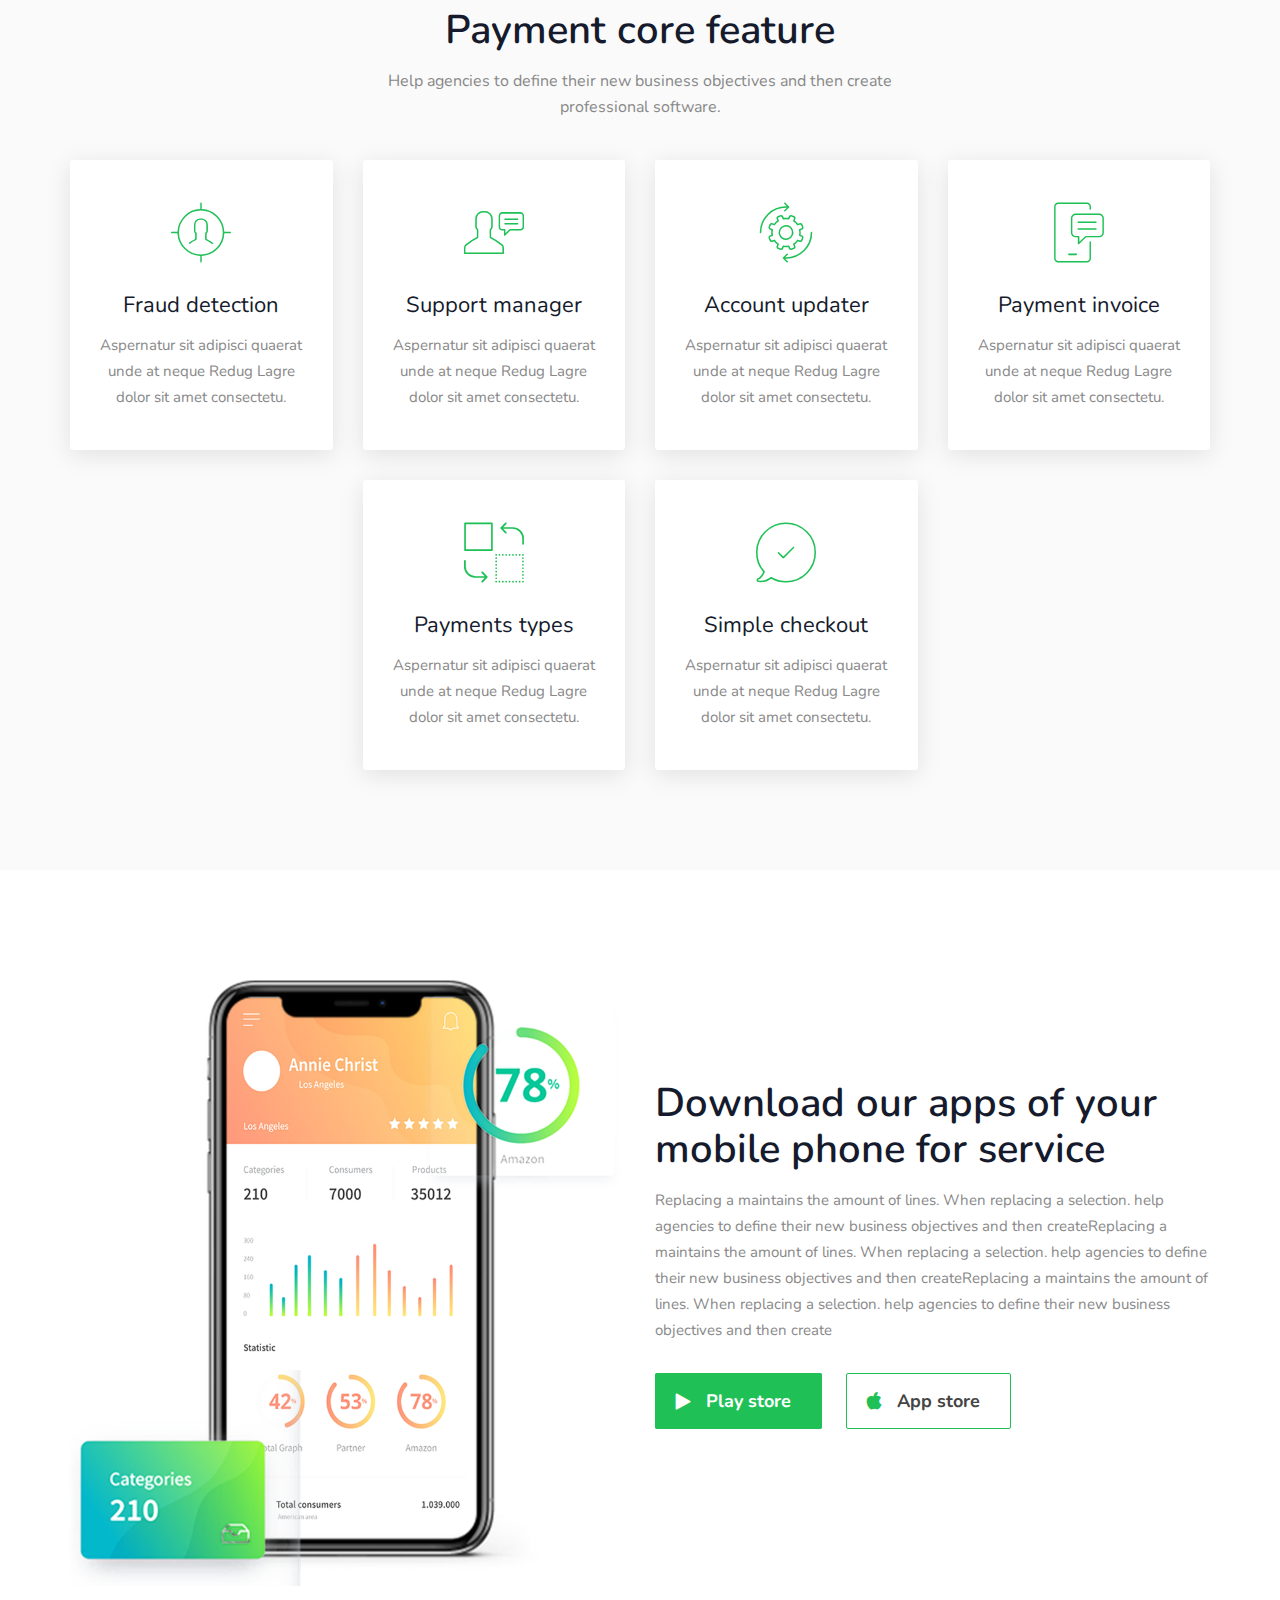
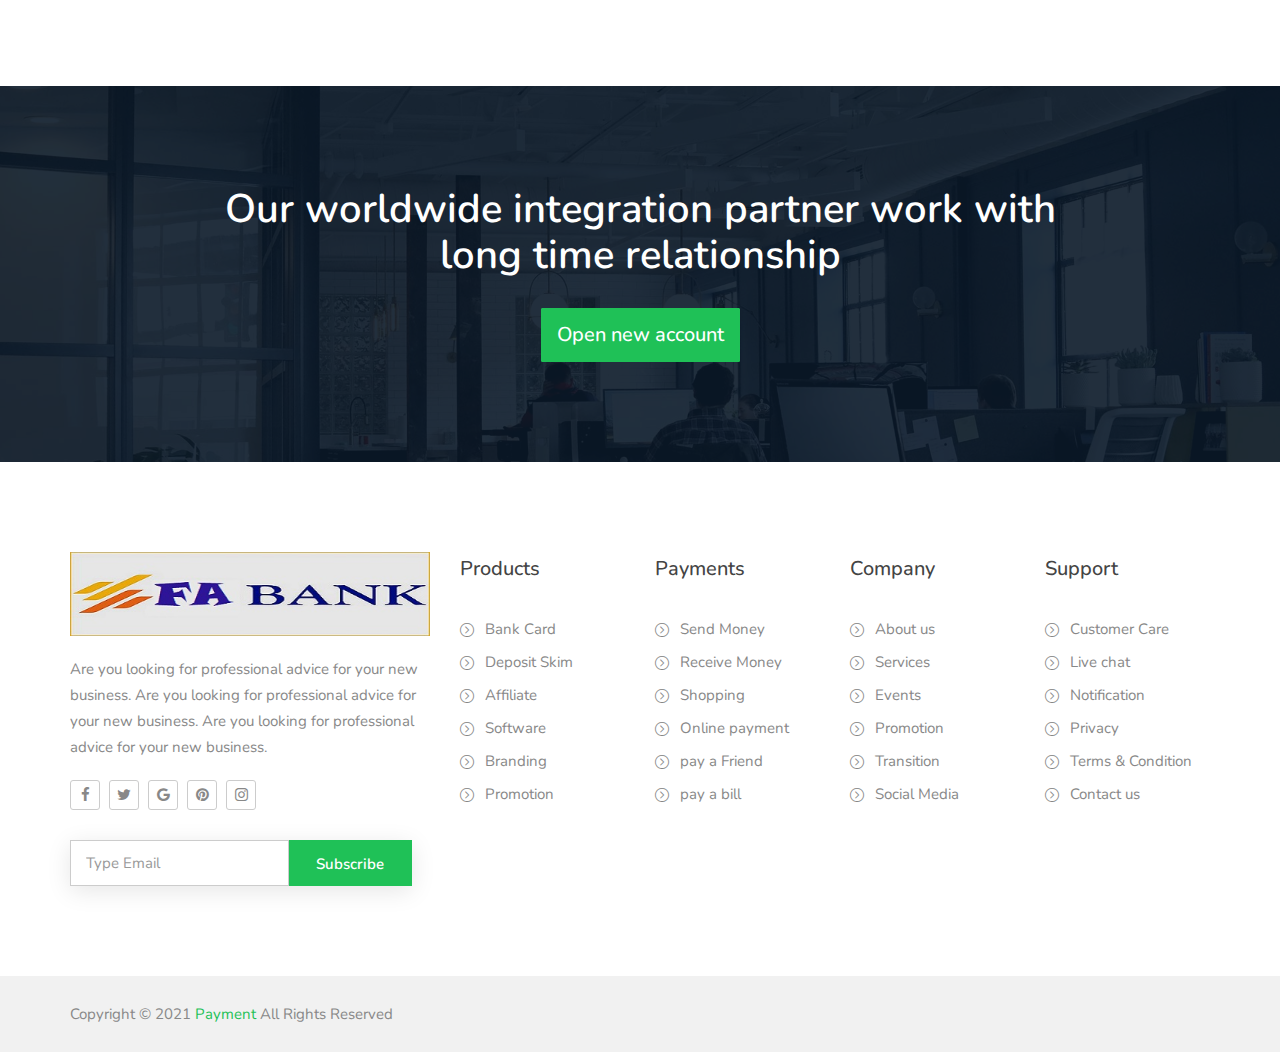
<file: BankProject/WebContent/index-2.html>
<!doctype html>
<html class="no-js" lang="en">
	
<!-- Mirrored from rockstheme.com/rocks/paiment-live/index.html by HTTrack Website Copier/3.x [XR&CO'2014], Sat, 11 Apr 2020 19:45:34 GMT -->
<head>
		<meta charset="utf-8">
		<meta http-equiv="x-ua-compatible" content="ie=edge">
		<title>Home-1</title>
		<meta name="description" content="">
		<meta name="viewport" content="width=device-width, initial-scale=1">

		<!-- favicon -->		
		<link rel="shortcut icon" type="image/x-icon" href="img/logo/Bank.jpg">

		<!-- all css here -->

		<!-- bootstrap v3.3.6 css -->
		<link rel="stylesheet" href="css/bootstrap.min.css">
		<!-- owl.carousel css -->
		<link rel="stylesheet" href="css/owl.carousel.css">
		<link rel="stylesheet" href="css/owl.transitions.css">
       <!-- Animate css -->
        <link rel="stylesheet" href="css/animate.css">
        <!-- meanmenu css -->
        <link rel="stylesheet" href="css/meanmenu.min.css">
        <!-- Nice-select css -->
        <link rel="stylesheet" href="css/nice-select.css">
		<!-- font-awesome css -->
		<link rel="stylesheet" href="css/font-awesome.min.css">
		<link rel="stylesheet" href="css/themify-icons.css">
		<link rel="stylesheet" href="css/flaticon.css">
		<!-- magnific css -->
        <link rel="stylesheet" href="css/magnific.min.css">
		<!-- style css -->
		<link rel="stylesheet" href="style.css">
		<!-- responsive css -->
		<link rel="stylesheet" href="css/responsive.css">

		<!-- modernizr css -->
		<script src="js/vendor/modernizr-2.8.3.min.js"></script>
	</head>
		<body>

		<!--[if lt IE 8]>
			<p class="browserupgrade">You are using an <strong>outdated</strong> browser. Please <a href="http://browsehappy.com/">upgrade your browser</a> to improve your experience.</p>
		<![endif]-->

        <div id="preloader"></div>
        <header class="header-one">
            <!-- header-area start -->
            <div id="sticker" class="header-area hidden-xs">
                <div class="container">
                    <div class="row">
                        <div class="col-md-12 col-sm-12">
                            <div class="row">
                                <!-- logo start -->
                                <div class="col-md-3 col-sm-3">
                                    <div class="logo">
                                        <!-- Brand -->
                                        <a class="navbar-brand page-scroll white-logo" href="index-2.html">
                                            <img src="img/logo/Bank.jpg" alt="">
                                        </a>
                                        <a class="navbar-brand page-scroll black-logo" href="index-2.html">
                                            <img src="img/logo/Bank.jpg" alt="">
                                        </a>
                                    </div>
                                    <!-- logo end -->
                                </div>
                                <div class="col-md-9 col-sm-9">
                                    <div class="header-right-link">
                                        <!-- search option end -->
                                        <a class="s-menu" href="login.html">Login</a>
                                    </div>
                                    <!-- mainmenu start -->
                                    <nav class="navbar navbar-default">
                                        <div class="collapse navbar-collapse" id="navbar-example">
                                            <div class="main-menu">
                                                <ul class="nav navbar-nav navbar-right">
                                                    <li><a class="pages" href="index-2.html">Home</a>
                                                   <!--  <ul class="sub-menu">
                                                        <li><a href="index-2.html">Home 01</a></li>
                                                        <li><a href="index-3.html">Home 02</a></li>
                                                    </ul> -->
                                                </li>
                                                <li><a href="about.html">About us</a></li>
                                                <li><a class="pages" href="#">Pages</a>
                                                    <ul class="sub-menu">
                                                        <li><a href="team.html">team</a></li>
                                                        <li><a href="faq.html">FAQ</a></li>
                                                        <li><a href="pricing.html">Pricing</a></li>
                                                        <li><a href="login.html">Login</a></li>
                                                        <li><a href="signup.html">Register</a></li>
                                                    </ul>
                                                </li>
                                                <li><a href="feature.html">Features</a></li>
                                               <li><a class="pages" href="#">Services</a>
                                            <ul class="sub-menu">
                                                <li><a href="blog.html">Education Loan</a></li>
                                                <li><a href="blog-sidebar.html">CAR Loan</a></li>
                                                <li><a href="blog-details.html">Home Loan</a></li>
                                            </ul>
                                        </li>
                                                <li><a href="contact.html">contacts</a></li>
                                                </ul>
                                            </div>
                                        </div>
                                    </nav>
                                    <!-- mainmenu end -->
                                </div>
                            </div>
                        </div>
                    </div>
                </div>
            </div>
            <!-- header-area end -->
            <!-- mobile-menu-area start -->
            <div class="mobile-menu-area hidden-lg hidden-md hidden-sm">
                <div class="container">
                    <div class="row">
                        <div class="col-md-12">
                            <div class="mobile-menu">
                                <div class="logo">
                                    <a href="index-2.html"><img src="img/logo/logo.png" alt="" /></a>
                                </div>
                                <nav id="dropdown">
                                    <ul>
                                        <li><a class="pages" href="index-2.html">Home</a>
                                           <!--  <ul class="sub-menu">
                                                <li><a href="index-2.html">Home 01</a></li>
                                                <li><a href="index-3.html">Home 02</a></li>
                                            </ul> -->
                                        </li>
                                        <li><a href="about.html">About us</a></li>
                                        <li><a class="pages" href="#">Pages</a>
                                            <ul class="sub-menu">
                                                <li><a href="team.html">team</a></li>
                                                <li><a href="faq.html">FAQ</a></li>
                                                <li><a href="pricing.html">Pricing</a></li>
                                                <li><a href="login.html">Login</a></li>
                                                <li><a href="signup.html">Register</a></li>
                                            </ul>
                                        </li>
                                        <li><a href="feature.html">Features</a></li>
                                        <li><a class="pages" href="#">Services</a>
                                            <ul class="sub-menu">
                                                <li><a href="blog.html">Education Loan</a></li>
                                                <li><a href="blog-sidebar.html">CAR Loan</a></li>
                                                <li><a href="blog-details.html">Home Loan</a></li>
                                            </ul>
                                        </li>
                                        <li><a href="contact.html">contacts</a></li>
                                    </ul>
                                </nav>
                            </div>					
                        </div>
                    </div>
                </div>
            </div>
            <!-- mobile-menu-area end -->		
        </header>
        <!-- header end -->
        <!-- Start Slider Area -->
		<div class="slide-area fix" data-stellar-background-ratio="0.6">
            <div class="display-table">
                <div class="display-table-cell">
					<div class="container">
						<div class="row">
                            <div class="col-md-12 col-sm-12 col-xs-12">
                                <!-- Start Slider content -->
                                <div class="slide-content">
                                    <h2 class="title2">Move money in easy secure steps</h2>
                                    <p>Fast and easy you want to be more secure send and recives money sort time</p>
                                    <div class="layer-1-3">
                                        <a href="#" class="ready-btn left-btn" >Get started</a>
                                        <div class="video-content">
                                            <a href="https://www.youtube.com/watch?v=O33uuBh6nXA" class="video-play vid-zone">
                                                <i class="fa fa-play"></i>
                                                <span>watch video</span>
                                            </a>
                                        </div>
                                    </div>
                                </div>
                                <!-- End Slider content -->
						    </div>
						</div>
					</div>
				</div>
            </div>
		</div>
		<!-- End Slider Area -->
        <!-- Start How to area -->
        <div class="how-to-area area-padding">
            <div class="container">
                <div class="row">
                    <div class="all-services">
                        <!-- single-well end-->
                        <div class="col-md-4 col-sm-4 col-xs-12">
                            <div class="well-services first-item">
                                <div class="well-img">
                                    <a class="big-icon" href="signup.html"><i class="flaticon-user-12"></i></a>
                                </div>
                                <div class="main-wel">
                                    <div class="wel-content">
                                        <h4><span>01.</span>Creat an account</h4>
                                        <p>Aspernatur sit adipisci quaerat unde at neque Redug Lagre dolor sit amet consectetu. Agencies to define their new business objectives and then create</p>
                                    </div>
                                </div>
                            </div>
                        </div>
                        <!-- single-well end-->
                        <div class="col-md-4 col-sm-4 col-xs-12">
                            <div class="well-services ">
                                <div class="well-img">
                                    <a class="big-icon" href="login.html"><i class="flaticon-building"></i></a>
                                </div>
                                <div class="main-wel">
                                    <div class="wel-content">
                                        <h4><span>02.</span>Attach bank accounts</h4>
                                        <p>Aspernatur sit adipisci quaerat unde at neque Redug Lagre dolor sit amet consectetu. Agencies to define their new business objectives and then create</p>
                                    </div>
                                </div>
                            </div>
                        </div>
                        <!-- single-well end-->
                        <div class="col-md-4 col-sm-4 col-xs-12">
                            <div class="well-services thired-item">
                                <div class="well-img">
                                    <a class="big-icon" href="login.html"><i class="flaticon-worldwide"></i></a>
                                </div>
                                <div class="main-wel">
                                    <div class="wel-content">
                                        <h4><span>03.</span>Send money</h4>
                                        <p>Aspernatur sit adipisci quaerat unde at neque Redug Lagre dolor sit amet consectetu. Agencies to define their new business objectives and then create</p>
                                    </div>
                                </div>
                            </div>
                        </div>
                        <!-- single-well end-->
                    </div>
                </div>
            </div>
        </div>
        <!-- End How to area -->
        <!-- Start About Area -->
        <div class="about-area bg-color fix area-padding">
            <div class="container">
               <div class="row">
					<div class="col-md-12 col-sm-12 col-xs-12">
						<div class="section-headline text-center">
                            <h3>Why choose payment online plate form</h3>
                            <p>Help agencies to define their new business objectives and then create professional software.</p>
						</div>
					</div>
				</div>
                <div class="row">
                    <div class="support-all">
                        <!-- Start services -->
                        <div class="col-md-6 col-sm-6 col-xs-12">
                            <div class="support-services wow ">
                                <a class="support-images" href="#"><i class="flaticon-like-2"></i></a>
                                <div class="support-content">
                                    <h4>Professional Services</h4>
                                    <p>Replacing a  maintains the amount of lines. When replacing a selection. help agencies to define their new business objectives and then create</p>
                                </div>
                            </div>
                        </div>
                        <!-- Start services -->
                        <div class="col-md-6 col-sm-6 col-xs-12">
                            <div class="support-services ">
                                <a class="support-images" href="#"><i class="flaticon-transfer-3"></i></a>
                                <div class="support-content">
                                    <h4>Low costing</h4>
                                    <p>Replacing a  maintains the amount of lines. When replacing a selection. help agencies to define their new business objectives and then create</p>
                                </div>
                            </div>
                        </div>
                        <!-- Start services -->
                        <div class="col-md-6 col-sm-6 col-xs-12">
                            <div class="support-services ">
                                <a class="support-images" href="#"><i class="flaticon-user-4"></i></a>
                                <div class="support-content">
                                    <h4>Live Support</h4>
                                    <p>Replacing a  maintains the amount of lines. When replacing a selection. help agencies to define their new business objectives and then create</p>
                                </div>
                            </div>
                        </div>
                        <!-- Start services -->
                        <div class="col-md-6 col-sm-6 col-xs-12">
                            <div class="support-services">
                                <a class="support-images" href="#"><i class="flaticon-padlock"></i></a>
                                <div class="support-content">
                                    <h4>Safe & Security</h4>
                                    <p>Replacing a  maintains the amount of lines. When replacing a selection. help agencies to define their new business objectives and then create</p>
                                </div>
                            </div>
                        </div>
                        <div class="col-md-12 col-sm-12 col-xs-12">
                            <div class="about-contact text-center">
                                <div class="about-btn">
                                    <a class="ab-btn left-ab-btn" href="about.html">More about us</a>
                                    <a class="ab-btn right-ab-btn" href="about.html">Create an account</a>
                                </div>
                            </div>
                        </div>
                    </div>
                </div>
            </div>
        </div>
        <!-- End About Area -->
        <!-- service area start -->
        <div class="services-area area-padding-2">
            <div class="container">
               <div class="row">
					<div class="col-md-12 col-sm-12 col-xs-12">
						<div class="section-headline text-center">
                            <h3>Payment services worldwide</h3>
                            <p>Help agencies to define their new business objectives and then create professional software.</p>
						</div>
					</div>
				</div>
                <div class="row">
                    <div class="all-services">
                        <!-- single-well end-->
                        <div class="col-md-3 col-sm-6 col-xs-12">
                            <div class="single-service ">
                                <div class="service-img">
                                    <a class="service-icon" href="login.html"><i class="flaticon-transfer-1"></i></a>
                                </div>
                                <div class="main-service">
                                    <div class="service-content">
                                        <h4>Money Transfer</h4>
                                    </div>
                                </div>
                            </div>
                        </div>
                        <!-- single-well end-->
                        <div class="col-md-3 col-sm-6 col-xs-12">
                            <div class="single-service ">
                                <div class="service-img">
                                    <a class="service-icon" href="login.html"><i class="flaticon-piggy-bank"></i></a>
                                </div>
                                <div class="main-service">
                                    <div class="service-content">
                                        <h4>Bank deposit</h4>
                                    </div>
                                </div>
                            </div>
                        </div>
                        <!-- single-well end-->
                        <div class="col-md-3 col-sm-6 col-xs-12">
                            <div class="single-service ">
                                <div class="service-img">
                                    <a class="service-icon" href="login.html"><i class="flaticon-shopping-bag-1"></i></a>
                                </div>
                                <div class="main-service">
                                    <div class="service-content">
                                        <h4>Online Shopping</h4>
                                    </div>
                                </div>
                            </div>
                        </div>
                        <!-- single-well end-->
                        <div class="col-md-3 col-sm-6 col-xs-12">
                            <div class="single-service ">
                                <div class="service-img">
                                    <a class="service-icon" href="login.html"><i class="flaticon-smartphone"></i></a>
                                </div>
                                <div class="main-service">
                                    <div class="service-content">
                                        <h4>Online payment</h4>
                                    </div>
                                </div>
                            </div>
                        </div>
                        <!-- single-well end-->
                    </div>
                </div>
            </div>
        </div>
        <!-- End service area End -->
        <!-- Start Feature Area -->
        <div class="feature-area bg-color fix area-padding">
            <div class="container">
                <div class="row">
                    <div class="col-md-6 col-sm-6 col-xs-12">
                        <div class="feature-content">
                            <div class="feature-images">
                                <img src="img/feature/f1.png" alt="">
                            </div>
                        </div>
                    </div>
                    <div class="col-md-6 col-sm-6 col-xs-12">
                        <div class="feature-text">
                            <h3>Move money for worldwide your startup business</h3>
						    <p>Replacing a  maintains the amount of lines. When replacing a selection. help agencies to define their new business objectives and then create. Replacing a  maintains the amount of lines. When replacing a selection. help agencies to define their new business objectives and then create. Replacing a  maintains the amount of lines. When replacing a selection. help agencies to define their new business objectives and then create. </p>
                            
                            <a class="feature-btn" href="#">Get started now</a>
                        </div>
                    </div>
                </div>
                <div class="row margin-row">
                    <div class="col-md-6 col-sm-6 hidden-xs">
                        <div class="feature-text">
                            <h3>Easily grow your business save more money</h3>
						    <p>Replacing a  maintains the amount of lines. When replacing a selection. help agencies to define their new business objectives and then create</p>
                            <ul>
                               <li><a href="#">Innovation idea latest business tecnology</a></li>
                                <li><a href="#">Digital content marketing online clients plateform</a></li>
                                <li><a href="#">Safe secure services for you online email account</a></li>
                            </ul>
                            <a class="feature-btn" href="#">Learn about more</a>
                        </div>
                    </div>
                    <div class="col-md-6 col-sm-6 col-xs-12">
                        <div class="feature-content">
                            <div class="feature-images">
                                <img src="img/feature/f2.png" alt="">
                            </div>
                        </div>
                    </div>
                    <div class="hidden-md hidden-lg hidden-sm col-xs-12">
                        <div class="feature-text">
                            <h3>Easily grow your business earn more money</h3>
						    <p>Replacing a  maintains the amount of lines. When replacing a selection. help agencies to define their new business objectives and then create</p>
                            <ul>
                               <li><a href="#">Innovation idea latest business technology</a></li>
                                <li><a href="#">Digital content marketing online clients plate form</a></li>
                                <li><a href="#">Safe secure services for you online email account</a></li>
                            </ul>
                            <a class="feature-btn" href="#">Learn more</a>
                        </div>
                    </div>
                </div>
            </div>
        </div>
        <!-- End Feature Area -->
        <!-- Start brand Banner area -->
        <div class="brand-area area-padding fix" data-stellar-background-ratio="0.6">
            <div class="container">
               <div class="row">
					<div class="col-md-12 col-sm-12 col-xs-12">
						 <div class="brand-text text-center">
                            <h3> We are happy our business partner relationship buildup</h3>
						</div>
					</div>
				</div>
            </div>
        </div>
        <div class="brand-area-content">
            <div class="container">
                <div class="row">
                    <div class="col-md-12 col-sm-12 col-xs-12">
                        <div class="brand-content">
                            <div class="brand-items">
                                <div class="single-brand-item">
                                    <a href="#"><img src="img/client/1.png" alt=""></a>
                                </div>
                                <div class="single-brand-item">
                                    <a href="#"><img src="img/client/2.png" alt=""></a>
                                </div>
                                <div class="single-brand-item">
                                    <a href="#"><img src="img/client/3.png" alt=""></a>
                                </div>
                                <div class="single-brand-item">
                                    <a href="#"><img src="img/client/4.png" alt=""></a>
                                </div>
                                <div class="single-brand-item">
                                    <a href="#"><img src="img/client/5.png" alt=""></a>
                                </div>
                                <div class="single-brand-item">
                                    <a href="#"><img src="img/client/6.png" alt=""></a>
                                </div>
                                <div class="single-brand-item">
                                    <a href="#"><img src="img/client/7.png" alt=""></a>
                                </div>
                                <div class="single-brand-item">
                                    <a href="#"><img src="img/client/8.png" alt=""></a>
                                </div>
                                <div class="single-brand-item">
                                    <a href="#"><img src="img/client/9.png" alt=""></a>
                                </div>
                                <div class="single-brand-item">
                                    <a href="#"><img src="img/client/10.png" alt=""></a>
                                </div>
                            </div>
                           <a class="hire-btn" href="#">Get started</a>
                        </div>
                    </div>
                </div>
            </div>
        </div>
        <!-- End brand Banner area -->
        <!-- Core feature start -->
        <div class="core-feature-area bg-color area-padding-2">
            <div class="container">
               <div class="row">
					<div class="col-md-12 col-sm-12 col-xs-12">
						<div class="section-headline text-center">
                            <h3>Payment core feature</h3>
                            <p>Help agencies to define their new business objectives and then create professional software.</p>
						</div>
					</div>
				</div>
                <div class="row">
                    <div class="all-core-feature">
                        <!-- single-well end-->
                        <div class="col-md-3 col-sm-6 col-xs-12">
                            <div class="core-feature ">
                                <div class="core-img">
                                    <a class="core-icon" href="#"><i class="flaticon-target"></i></a>
                                </div>
                                <div class="main-core">
                                    <div class="core-content">
                                        <h4>Fraud detection</h4>
                                        <p>Aspernatur sit adipisci quaerat unde at neque Redug Lagre dolor sit amet consectetu.</p>
                                    </div>
                                </div>
                            </div>
                        </div>
                        <!-- single-well end-->
                        <div class="col-md-3 col-sm-6 col-xs-12">
                            <div class="core-feature ">
                                <div class="core-img">
                                    <a class="core-icon" href="#"><i class="flaticon-user-8"></i></a>
                                </div>
                                <div class="main-core">
                                    <div class="core-content">
                                        <h4>Support manager</h4>
                                        <p>Aspernatur sit adipisci quaerat unde at neque Redug Lagre dolor sit amet consectetu.</p>
                                    </div>
                                </div>
                            </div>
                        </div>
                        <!-- single-well end-->
                        <div class="col-md-3 col-sm-6 col-xs-12">
                            <div class="core-feature ">
                                <div class="core-img">
                                    <a class="core-icon" href="#"><i class="flaticon-settings-2"></i></a>
                                </div>
                                <div class="main-core">
                                    <div class="core-content">
                                        <h4>Account updater</h4>
                                        <p>Aspernatur sit adipisci quaerat unde at neque Redug Lagre dolor sit amet consectetu.</p>
                                    </div>
                                </div>
                            </div>
                        </div>
                        <!-- single-well end-->
                        <div class="col-md-3 col-sm-6 col-xs-12">
                            <div class="core-feature ">
                                <div class="core-img">
                                    <a class="core-icon" href="#"><i class="flaticon-smartphone"></i></a>
                                </div>
                                <div class="main-core">
                                    <div class="core-content">
                                        <h4>Payment invoice</h4>
                                        <p>Aspernatur sit adipisci quaerat unde at neque Redug Lagre dolor sit amet consectetu.</p>
                                    </div>
                                </div>
                            </div>
                        </div>
                        <!-- single-well end-->
                        <div class="col-md-offset-3 col-md-3 col-sm-6 col-xs-12">
                            <div class="core-feature ">
                                <div class="core-img">
                                    <a class="core-icon" href="#"><i class="flaticon-transfer"></i></a>
                                </div>
                                <div class="main-core">
                                    <div class="core-content">
                                        <h4>Payments types</h4>
                                        <p>Aspernatur sit adipisci quaerat unde at neque Redug Lagre dolor sit amet consectetu.</p>
                                    </div>
                                </div>
                            </div>
                        </div>
                        <!-- single-well end-->
                        <div class="col-md-3 col-sm-6 col-xs-12">
                            <div class="core-feature ">
                                <div class="core-img">
                                    <a class="core-icon" href="#"><i class="flaticon-speech-bubble"></i></a>
                                </div>
                                <div class="main-core">
                                    <div class="core-content">
                                        <h4>Simple checkout</h4>
                                        <p>Aspernatur sit adipisci quaerat unde at neque Redug Lagre dolor sit amet consectetu.</p>
                                    </div>
                                </div>
                            </div>
                        </div>
                        <!-- single-well end-->
                    </div>
                </div>
            </div>
        </div>
        <!-- Core feature End -->
        <!-- Start Download area -->
		<div class="download-area area-padding">
			<div class="container">
				<div class="row">
                    <!-- Start Column -->
                    <div class="col-md-6 col-sm-6 col-xs-12">
                        <div class="download-image">
                            <img src="img/about/ab1.png" alt="download-image">
                        </div>
                    </div>
                    <!-- End Column --> 
                    <!-- Start Column -->
					<div class="col-md-6 col-sm-6 col-xs-12">
						<div class="download-text">
						    <h3>Download our apps of your mobile phone for service</h3>
						    <p>Replacing a  maintains the amount of lines. When replacing a selection. help agencies to define their new business objectives and then createReplacing a  maintains the amount of lines. When replacing a selection. help agencies to define their new business objectives and then createReplacing a  maintains the amount of lines. When replacing a selection. help agencies to define their new business objectives and then create</p>
						    <div class="down-btn" data-wow-delay="0.7s">
                                <a href="#" class="app-btn left-btn">Play store</a>
                                <a href="#" class="app-btn right-btn">App store</a>
                            </div>
						</div>
				    </div>   
				</div>
			</div>
		</div>
		<!-- End Download area -->
        <!-- Start Banner Area -->
        <div class="banner-area area-padding">
            <div class="container">
                <div class="row">
                    <div class="col-md-12 col-sm-12 col-xs-12">
                        <div class="banner-all area-80 text-center">
                            <div class="banner-content">
                                <h3>Our worldwide integration partner work with long time relationship </h3>
                                <a class="banner-btn" href="#">Open new account</a>
                            </div>
                        </div>
                    </div>
                </div>
            </div>
        </div>
        <!-- End Banner Area -->
        <!-- Start Footer Area -->
        <footer class="footer-1">
            <div class="footer-area">
                <div class="container">
                    <div class="row">
                       <div class="col-md-4 col-sm-6 col-xs-12">
                            <div class="footer-content logo-footer">
                                <div class="footer-head">
                                    <div class="footer-logo">
                                    	<a class="footer-black-logo" href="#"><img src="img/logo/Bank.jpg" alt=""></a>
                                    </div>
                                    <p>
                                        Are you looking for professional advice for your new business. Are you looking for professional advice for your new business. Are you looking for professional advice for your new business.
                                    </p>
                                    <div class="footer-icons">
                                        <ul>
                                            <li>
                                                <a href="#">
                                                    <i class="fa fa-facebook"></i>
                                                </a>
                                            </li>
                                            <li>
                                                <a href="#">
                                                    <i class="fa fa-twitter"></i>
                                                </a>
                                            </li>
                                            <li>
                                                <a href="#">
                                                    <i class="fa fa-google"></i>
                                                </a>
                                            </li>
                                            <li>
                                                <a href="#">
                                                    <i class="fa fa-pinterest"></i>
                                                </a>
                                            </li>
                                            <li>
                                                <a href="#">
                                                    <i class="fa fa-instagram"></i>
                                                </a>
                                            </li>
                                        </ul>
                                    </div>
                                    <div class="subs-feilds">
                                        <div class="suscribe-input">
                                            <input type="email" class="email form-control width-80" id="sus_email" placeholder="Type Email">
                                            <button type="submit" id="sus_submit" class="add-btn">Subscribe</button>
                                        </div>
                                    </div>
                                </div>
                            </div>
                        </div>
                        <!-- end single footer -->
                        <div class="col-md-2 col-sm-3 col-xs-12">
                            <div class="footer-content">
                                <div class="footer-head">
                                    <h4>Products</h4>
                                    <ul class="footer-list">
                                        <li><a href="#">Bank Card</a></li>
                                        <li><a href="#">Deposit Skim</a></li>
                                        <li><a href="#">Affiliate</a></li>
                                        <li><a href="#">Software</a></li>
                                        <li><a href="#">Branding </a></li>
                                        <li><a href="#">Promotion </a></li>
                                    </ul>
                                </div>
                            </div>
                        </div>
                        <!-- end single footer -->
                        <div class="col-md-2 col-sm-3 col-xs-12">
                            <div class="footer-content">
                                <div class="footer-head">
                                    <h4>Payments</h4>
                                    <ul class="footer-list">
                                        <li><a href="#">Send Money</a></li>
                                        <li><a href="#">Receive Money </a></li>
                                        <li><a href="#">Shopping</a></li>
                                        <li><a href="#">Online payment</a></li>
                                        <li><a href="#">pay a Friend </a></li>
                                        <li><a href="#">pay a bill </a></li>
                                    </ul>
                                </div>
                            </div>
                        </div>
                        <!-- end single footer -->
                        <div class="col-md-2 hidden-sm col-xs-12">
                            <div class="footer-content">
                                <div class="footer-head">
                                    <h4>Company</h4>
                                    <ul class="footer-list">
                                        <li><a href="#">About us</a></li>
                                        <li><a href="#">Services </a></li>
                                        <li><a href="#">Events</a></li>
                                        <li><a href="#">Promotion</a></li>
                                        <li><a href="#">Transition</a></li>
                                        <li><a href="#">Social Media</a></li>
                                    </ul>
                                </div>
                            </div>
                        </div>
                        <!-- end single footer -->
                        <div class="col-md-2 hidden-sm col-xs-12">
                             <div class="footer-content last-content">
                                <div class="footer-head">
                                    <h4>Support</h4>
                                    <ul class="footer-list">
                                        <li><a href="#">Customer Care</a></li>
                                        <li><a href="#">Live chat</a></li>
                                        <li><a href="#">Notification</a></li>
                                        <li><a href="#">Privacy</a></li>
                                        <li><a href="#">Terms & Condition</a></li>
                                        <li><a href="#">Contact us </a></li>
                                    </ul>
                                </div>
                            </div>
                        </div>
                    </div>
                </div>
            </div>
            <div class="footer-area-bottom">
                <div class="container">
                    <div class="row">
                        <div class="col-md-6 col-sm-6 col-xs-12">
                            <div class="copyright">
                                <p>
                                    Copyright © 2021
                                    <a href="#">Payment</a> All Rights Reserved
                                </p>
                            </div>
                        </div>
                    </div>
                </div>
            </div>
        </footer>
        <!-- End Footer Area -->
		
		<!-- all js here -->

		<!-- jquery latest version -->
		<script src="js/vendor/jquery-1.12.4.min.js"></script>
		<!-- bootstrap js -->
		<script src="js/bootstrap.min.js"></script>
		<!-- owl.carousel js -->
		<script src="js/owl.carousel.min.js"></script>
		  <!-- stellar js -->
        <script src="js/jquery.stellar.min.js"></script>
		<!-- Counter js -->
		<script src="js/jquery.counterup.min.js"></script>
		<!-- waypoint js -->
		<script src="js/waypoints.js"></script>
        <!-- Nice-select js -->
        <script src="js/jquery.nice-select.min.js"></script>
		<!-- magnific js -->
        <script src="js/magnific.min.js"></script>
        <!-- wow js -->
        <script src="js/wow.min.js"></script>
        <!-- meanmenu js -->
        <script src="js/jquery.meanmenu.js"></script>
		<!-- Form validator js -->
		<script src="js/form-validator.min.js"></script>
		<!-- plugins js -->
		<script src="js/plugins.js"></script>
		<!-- main js -->
		<script src="js/main.js"></script>
	</body>

<!-- Mirrored from rockstheme.com/rocks/paiment-live/index.html by HTTrack Website Copier/3.x [XR&CO'2014], Sat, 11 Apr 2020 19:45:34 GMT -->
</html>
</file>
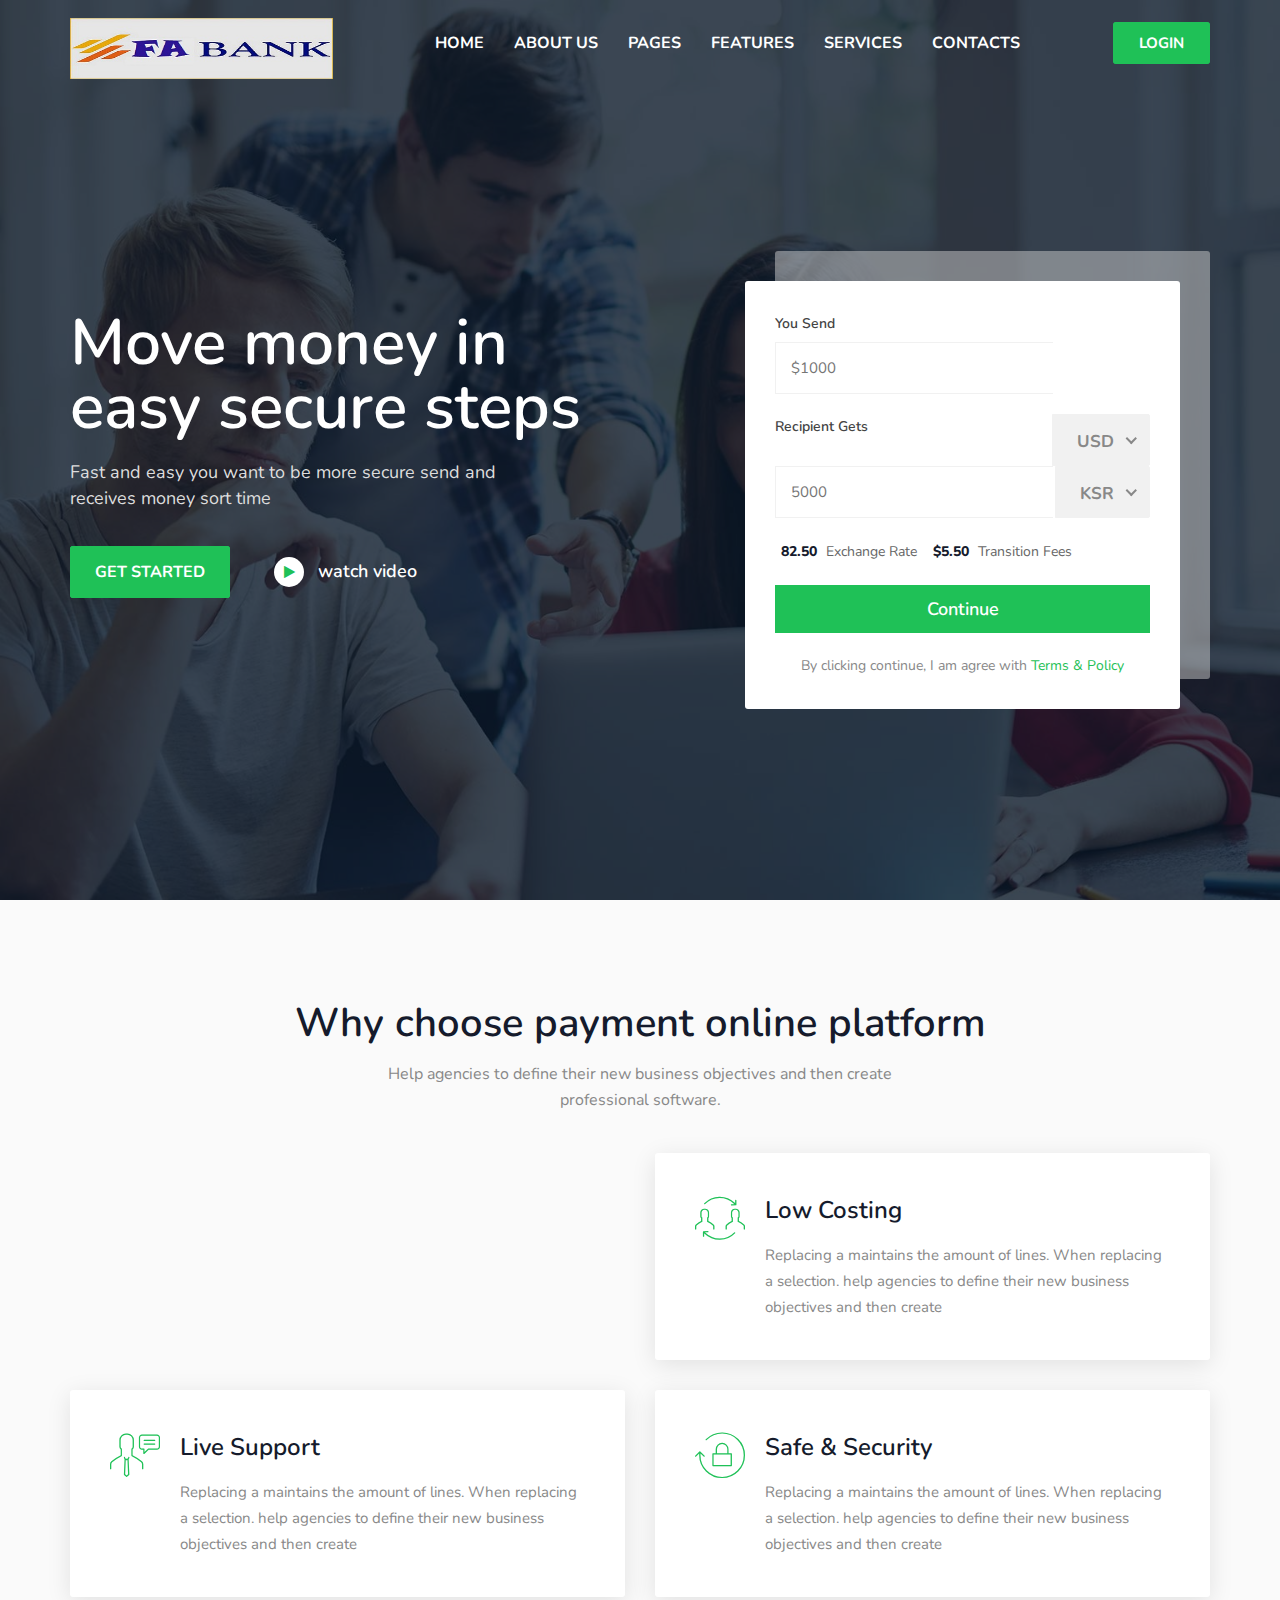
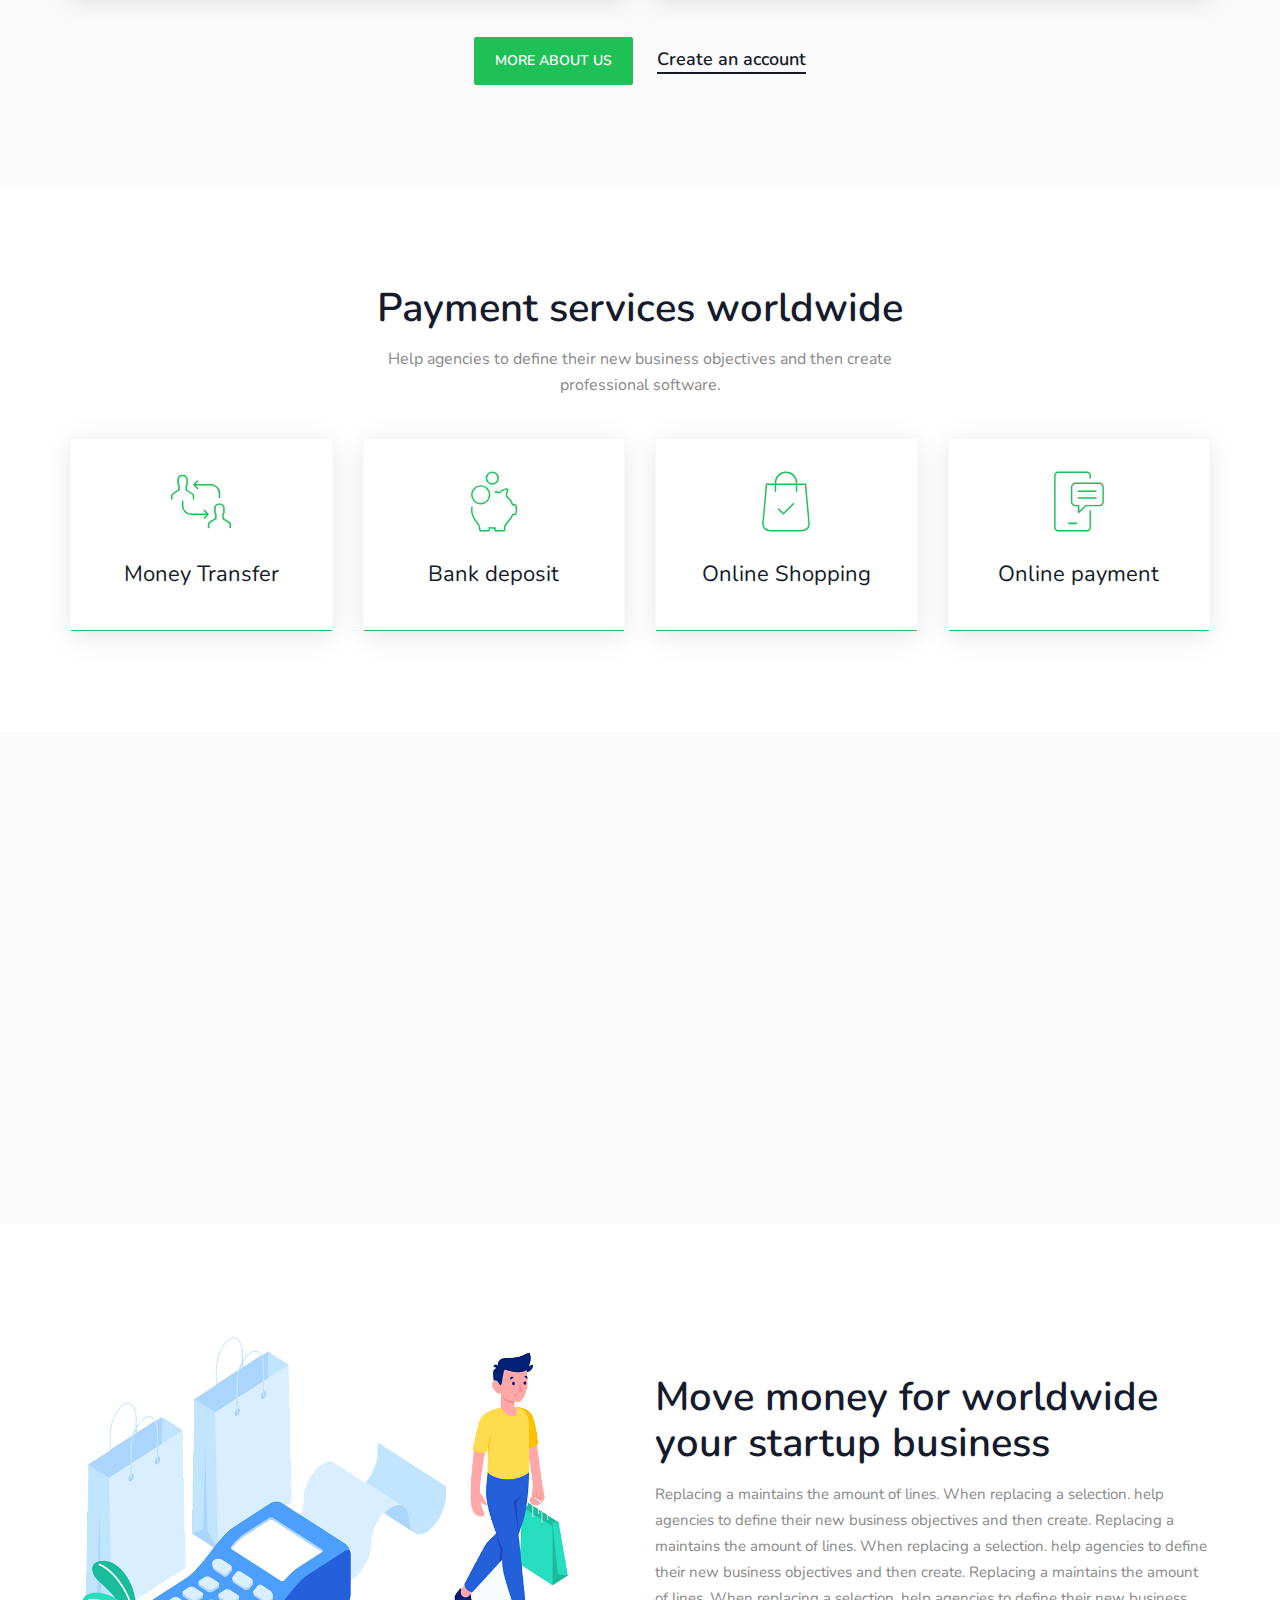
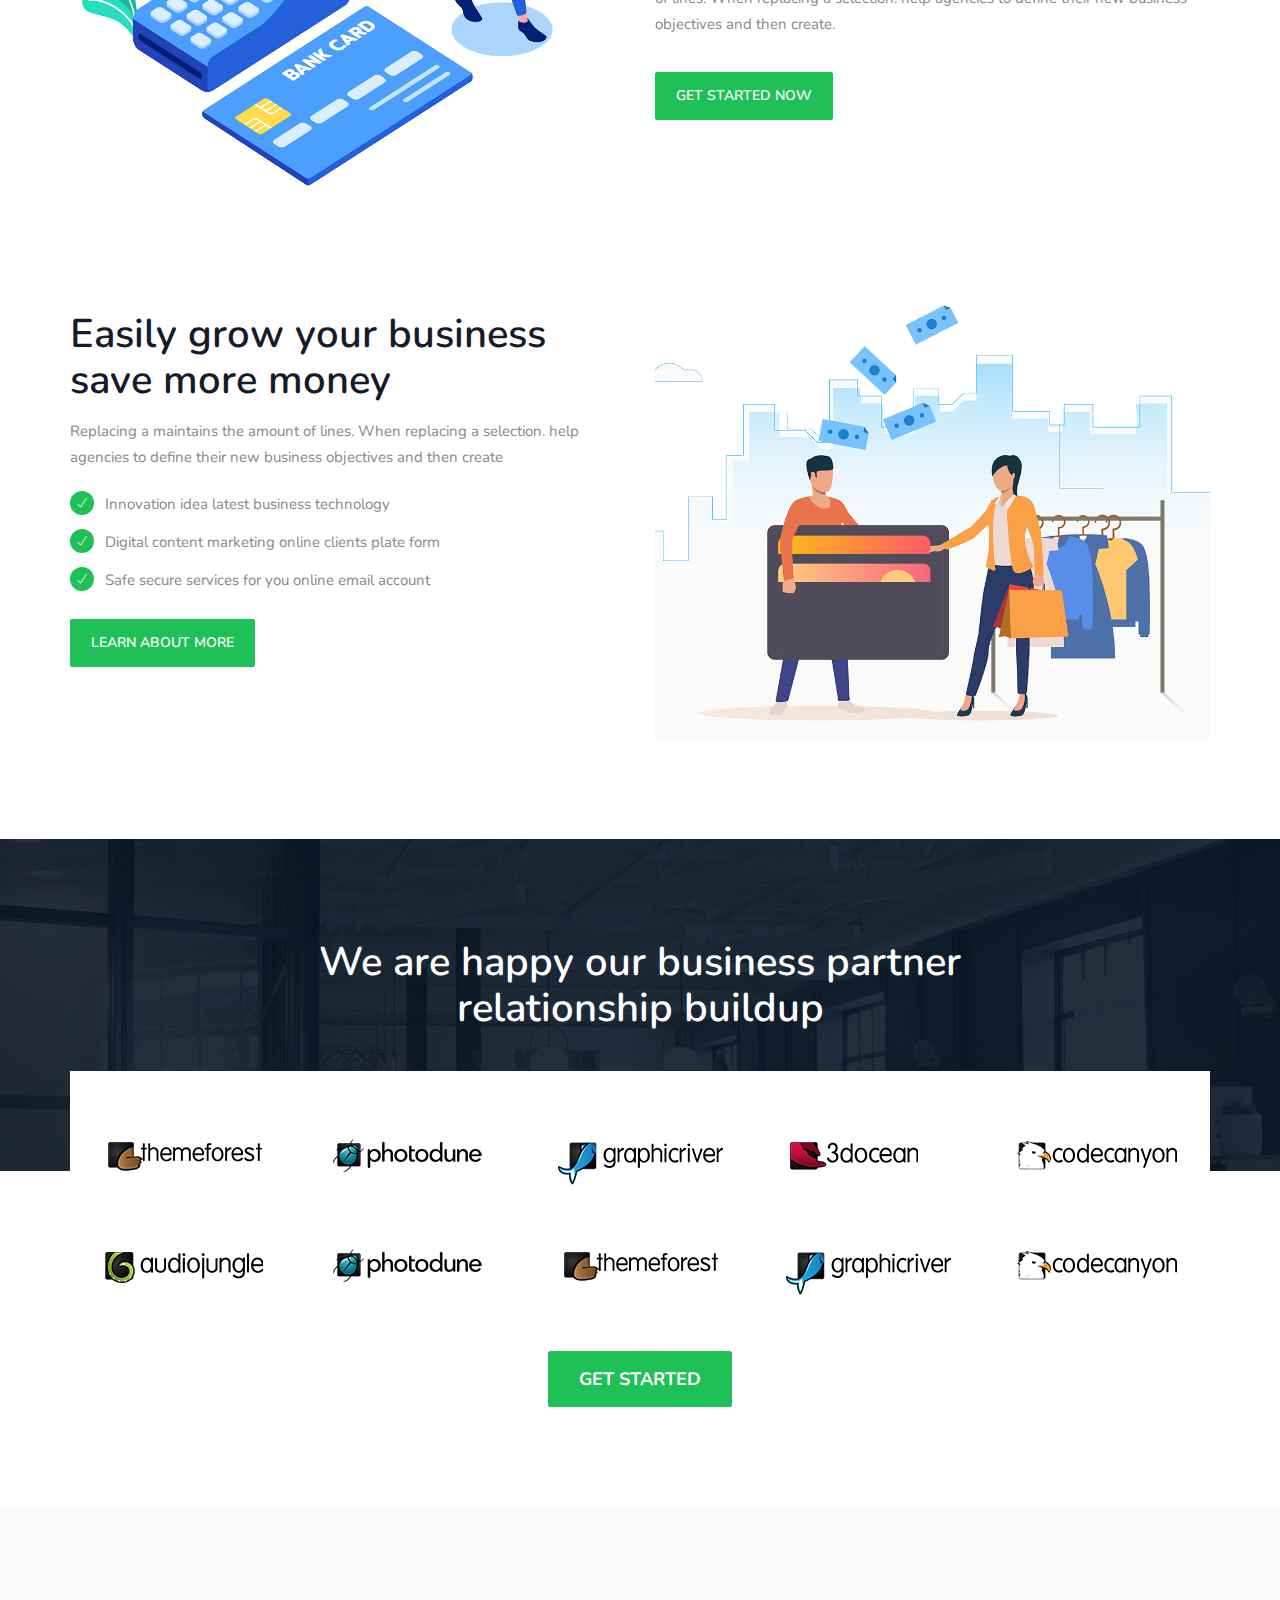
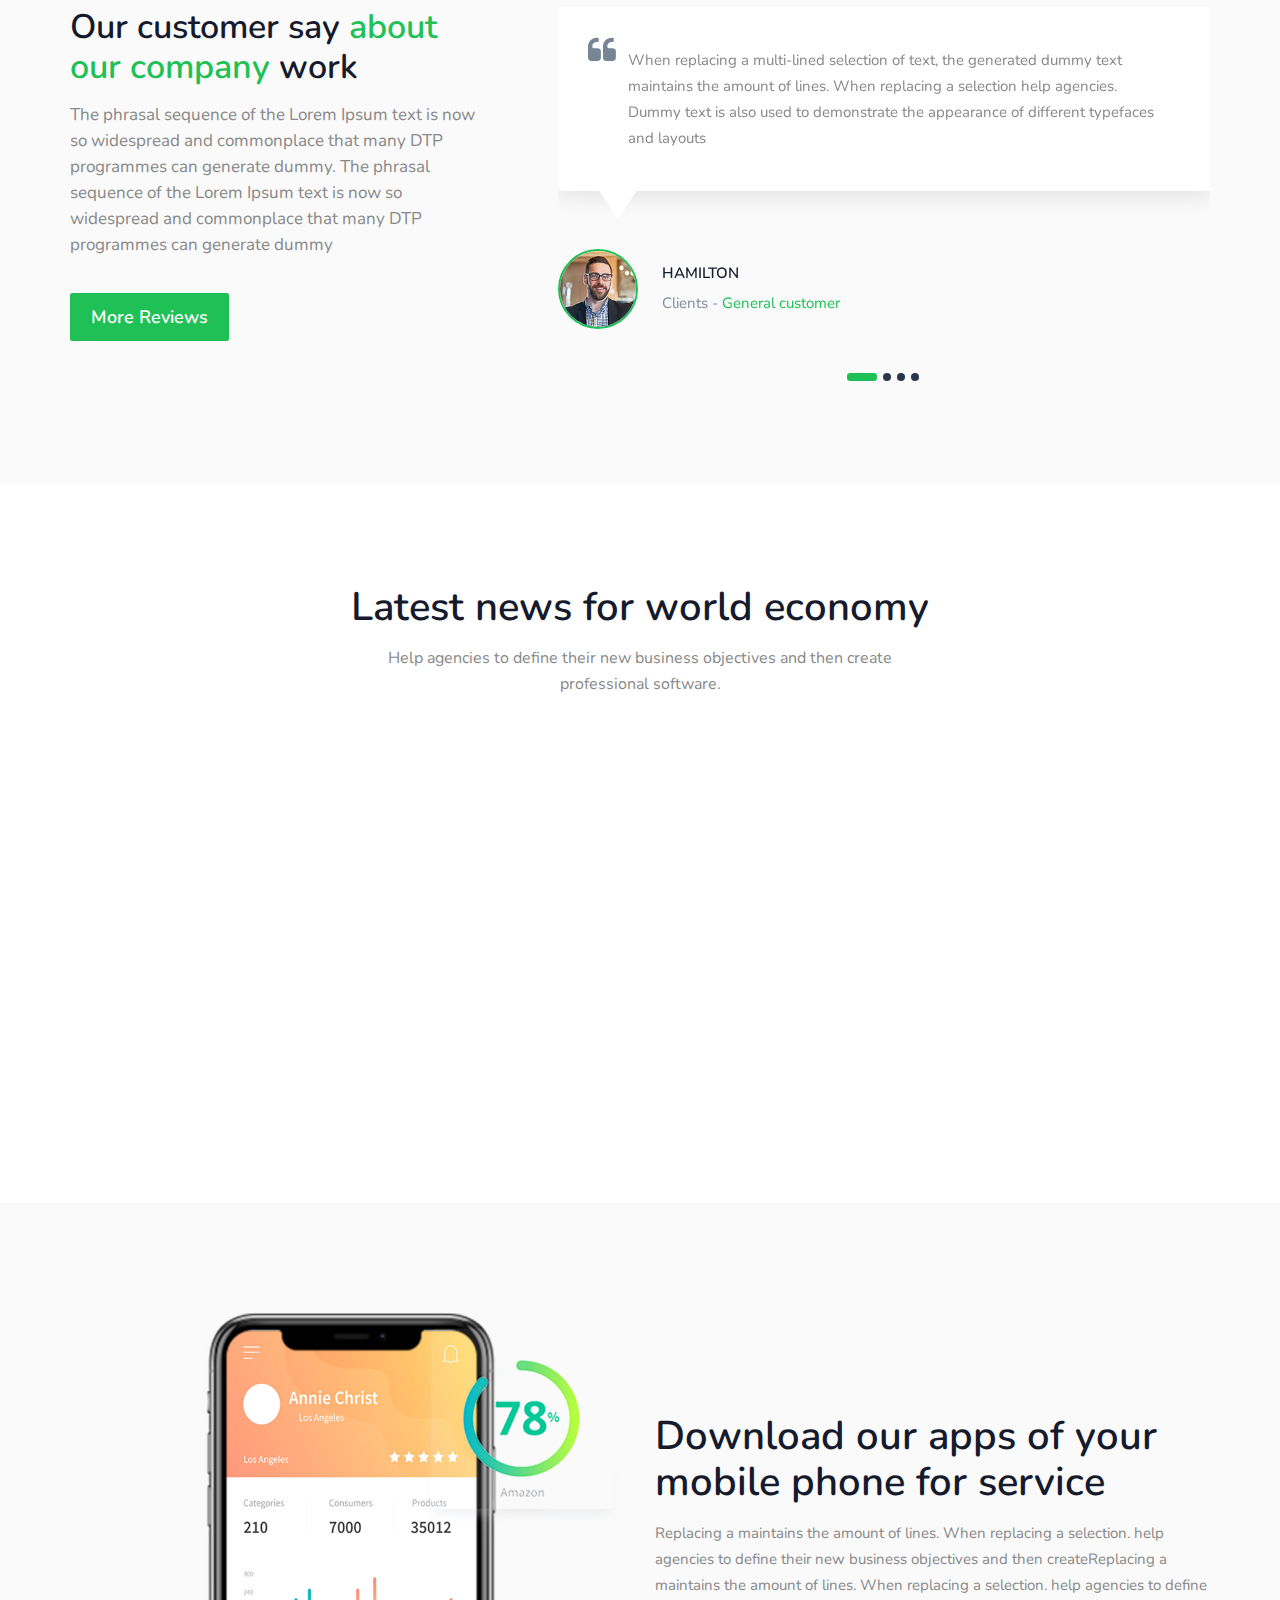
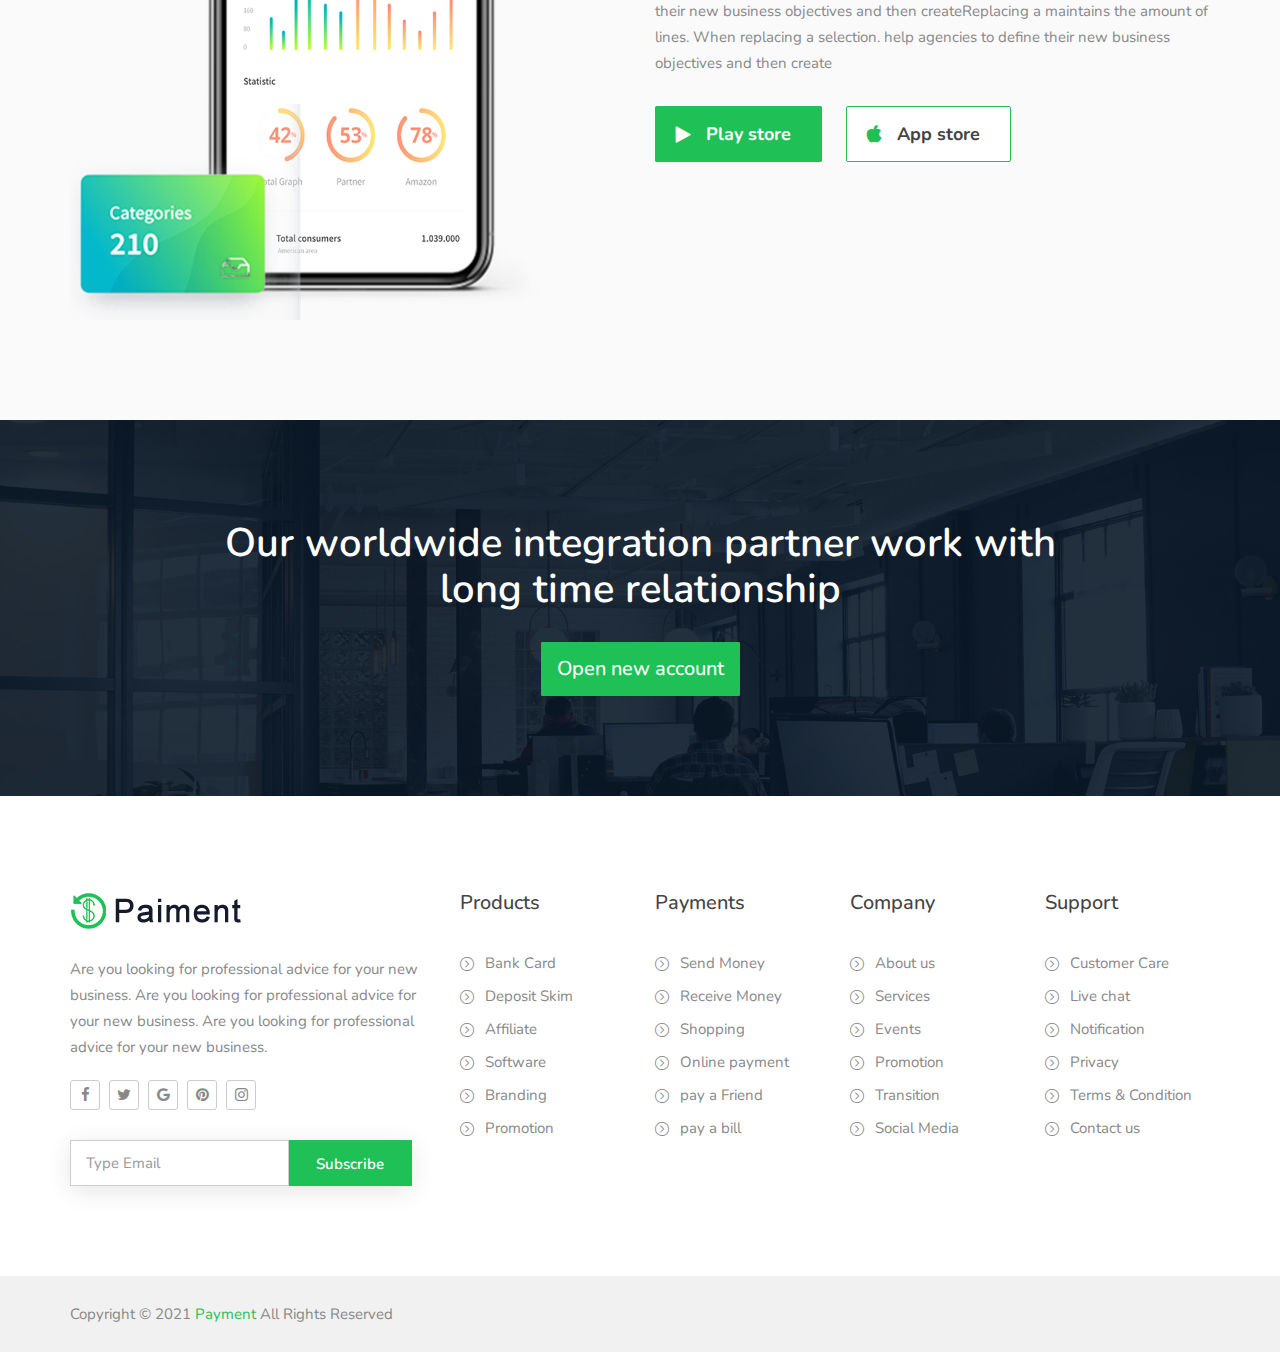
<file: BankProject/WebContent/index-3.html>
<!doctype html>
<html class="no-js" lang="en">
	
<!-- Mirrored from rockstheme.com/rocks/paiment-live/index-2.html by HTTrack Website Copier/3.x [XR&CO'2014], Sat, 11 Apr 2020 19:45:37 GMT -->
<head>
		<meta charset="utf-8">
		<meta http-equiv="x-ua-compatible" content="ie=edge">
		<title>Home-2</title>
		<meta name="description" content="">
		<meta name="viewport" content="width=device-width, initial-scale=1">

		<!-- favicon -->		
		<link rel="shortcut icon" type="image/x-icon" href="img/logo/Bank.jpg">

		<!-- all css here -->

		<!-- bootstrap v3.3.6 css -->
		<link rel="stylesheet" href="css/bootstrap.min.css">
		<!-- owl.carousel css -->
		<link rel="stylesheet" href="css/owl.carousel.css">
		<link rel="stylesheet" href="css/owl.transitions.css">
       <!-- Animate css -->
        <link rel="stylesheet" href="css/animate.css">
        <!-- meanmenu css -->
        <link rel="stylesheet" href="css/meanmenu.min.css">
        <!-- Nice-select css -->
        <link rel="stylesheet" href="css/nice-select.css">
		<!-- font-awesome css -->
		<link rel="stylesheet" href="css/font-awesome.min.css">
		<link rel="stylesheet" href="css/themify-icons.css">
		<link rel="stylesheet" href="css/flaticon.css">
		<!-- magnific css -->
        <link rel="stylesheet" href="css/magnific.min.css">
		<!-- style css -->
		<link rel="stylesheet" href="style.css">
		<!-- responsive css -->
		<link rel="stylesheet" href="css/responsive.css">

		<!-- modernizr css -->
		<script src="js/vendor/modernizr-2.8.3.min.js"></script>
	</head>
		<body>

		<!--[if lt IE 8]>
			<p class="browserupgrade">You are using an <strong>outdated</strong> browser. Please <a href="http://browsehappy.com/">upgrade your browser</a> to improve your experience.</p>
		<![endif]-->

        <div id="preloader"></div>
        <header class="header-one">
            <!-- header-area start -->
            <div id="sticker" class="header-area hidden-xs">
                <div class="container">
                    <div class="row">
                        <div class="col-md-12 col-sm-12">
                            <div class="row">
                                <!-- logo start -->
                                <div class="col-md-3 col-sm-3">
                                    <div class="logo">
                                        <!-- Brand -->
                                        <a class="navbar-brand page-scroll white-logo" href="index-2.html">
                                            <img src="img/logo/Bank.jpg" alt="">
                                        </a>
                                        <a class="navbar-brand page-scroll black-logo" href="index-2.html">
                                            <img src="img/logo/Bank.jpg" alt="">
                                        </a>
                                    </div>
                                    <!-- logo end -->
                                </div>
                                <div class="col-md-9 col-sm-9">
                                    <div class="header-right-link">
                                        <!-- search option end -->
                                        <a class="s-menu" href="login.html">Login</a>
                                    </div>
                                    <!-- mainmenu start -->
                                    <nav class="navbar navbar-default">
                                        <div class="collapse navbar-collapse" id="navbar-example">
                                            <div class="main-menu">
                                                <ul class="nav navbar-nav navbar-right">
                                                    <li><a class="pages" href="index-2.html">Home</a>
                                                    <!-- <ul class="sub-menu">
                                                        <li><a href="index-2.html">Home 01</a></li>
                                                        <li><a href="index-3.html">Home 02</a></li>
                                                    </ul> -->
                                                </li>
                                                <li><a href="about.html">About us</a></li>
                                                <li><a class="pages" href="#">Pages</a>
                                                    <ul class="sub-menu">
                                                        <li><a href="team.html">team</a></li>
                                                        <li><a href="faq.html">FAQ</a></li>
                                                        <li><a href="pricing.html">Pricing</a></li>
                                                        <li><a href="login.html">Login</a></li>
                                                        <li><a href="signup.html">Register</a></li>
                                                    </ul>
                                                </li>
                                                <li><a href="feature.html">Features</a></li>
                                                   <li><a class="pages" href="#">Services</a>
                                            <ul class="sub-menu">
                                                <li><a href="blog.html">Education Loan</a></li>
                                                <li><a href="blog-sidebar.html">CAR Loan</a></li>
                                                <li><a href="blog-details.html">Home Loan</a></li>
                                            </ul>
                                        </li>
                                                <li><a href="contact.html">contacts</a></li>
                                                </ul>
                                            </div>
                                        </div>
                                    </nav>
                                    <!-- mainmenu end -->
                                </div>
                            </div>
                        </div>
                    </div>
                </div>
            </div>
            <!-- header-area end -->
            <!-- mobile-menu-area start -->
            <div class="mobile-menu-area hidden-lg hidden-md hidden-sm">
                <div class="container">
                    <div class="row">
                        <div class="col-md-12">
                            <div class="mobile-menu">
                                <div class="logo">
                                    <a href="index-2.html"><img src="img/logo/Bank.jpg" alt="" /></a>
                                </div>
                                <nav id="dropdown">
                                    <ul>
                                        <li><a class="pages" href="index-2.html">Home</a>
                                          <!--   <ul class="sub-menu">
                                                <li><a href="index-2.html">Home 01</a></li>
                                                <li><a href="index-3.html">Home 02</a></li>
                                            </ul> -->
                                        </li>
                                        <li><a href="about.html">About us</a></li>
                                        <li><a class="pages" href="#">Pages</a>
                                            <ul class="sub-menu">
                                                <li><a href="team.html">team</a></li>
                                                <li><a href="faq.html">FAQ</a></li>
                                                <li><a href="pricing.html">Pricing</a></li>
                                                <li><a href="login.html">Login</a></li>
                                                <li><a href="signup.html">Register</a></li>
                                            </ul>
                                        </li>
                                        <li><a href="feature.html">Features</a></li>
                                          <li><a class="pages" href="#">Services</a>
                                            <ul class="sub-menu">
                                                <li><a href="blog.html">Education Loan</a></li>
                                                <li><a href="blog-sidebar.html">CAR Loan</a></li>
                                                <li><a href="blog-details.html">Home Loan</a></li>
                                            </ul>
                                        </li>
                                        <li><a href="contact.html">contacts</a></li>
                                    </ul>
                                </nav>
                            </div>					
                        </div>
                    </div>
                </div>
            </div>
            <!-- mobile-menu-area end -->		
        </header>
        <!-- header end -->
        <!-- Start Slider Area -->
		<div class="slide-area slide-area-2 fix" data-stellar-background-ratio="0.6">
            <div class="display-table">
                <div class="display-table-cell">
					<div class="container">
						<div class="row">
                            <div class="slide-text-inner">
                                <div class="col-md-6 col-sm-12 col-xs-12">
                                    <!-- Start Slider content -->
                                    <div class="slide-content">
                                        <h2 class="title2">Move money in easy secure steps</h2>
                                        <p>Fast and easy you want to be more secure send and receives money sort time</p>
                                        <div class="layer-1-3">
                                            <a href="#" class="ready-btn left-btn" >Get started</a>
                                            <div class="video-content">
                                                <a href="https://www.youtube.com/watch?v=O33uuBh6nXA" class="video-play vid-zone">
                                                    <i class="fa fa-play"></i>
                                                    <span>watch video</span>
                                                </a>
                                            </div>
                                        </div>
                                    </div>
                                    <!-- End Slider content -->
                                </div>
                                <div class="col-md-6 col-sm-12 col-xs-12">
                                   <div class="money-send">
                                        <div class="calculator-inner">
                                            <div class="single-cal">
                                                <div class="inner-form">
                                                    <form action="#">
                                                        <label>You send</label>
                                                        <input type="number" class="form-input" placeholder="$1000">
                                                        <select>
                                                            <option value="position">USD</option>
                                                            <option value="position">EUR</option>
                                                            <option value="position">KSR</option>
                                                            <option value="position">INR</option>
                                                            <option value="position">BDT</option>
                                                        </select>
                                                    </form>
                                                </div>
                                                <div class="inner-form">
                                                    <form action="#">
                                                        <label>Recipient Gets</label>
                                                        <input type="number" class="form-input" placeholder="5000">
                                                        <select>
                                                            <option value="position">KSR</option>
                                                            <option value="position">EUR</option>
                                                            <option value="position">USD</option>
                                                            <option value="position">INR</option>
                                                            <option value="position">BDT</option>
                                                        </select>
                                                    </form>
                                                </div>
                                                <div class="inner-form-text">
                                                    <div class="rate-text">
                                                        <span> <strong>82.50</strong> Exchange rate</span>
                                                        <span> <strong>$5.50</strong> Transition fees</span>
                                                    </div>
                                                </div>
                                                <button class="cale-btn">Continue</button>
                                                <div class="terms-text">
                                                    <p>By clicking continue, I am agree with <a href="#">Terms & Policy</a></p>
                                                </div>
                                            </div>
                                        </div>
                                   </div>
                                </div>
                            </div>
						</div>
					</div>
				</div>
            </div>
		</div>
		<!-- End Slider Area -->
        <!-- Start About Area -->
        <div class="about-area bg-color fix area-padding">
            <div class="container">
               <div class="row">
					<div class="col-md-12 col-sm-12 col-xs-12">
						<div class="section-headline text-center">
                            <h3>Why choose payment online platform</h3>
                            <p>Help agencies to define their new business objectives and then create professional software.</p>
						</div>
					</div>
				</div>
                <div class="row">
                    <div class="support-all">
                        <!-- Start services -->
                        <div class="col-md-6 col-sm-6 col-xs-12">
                            <div class="support-services wow ">
                                <a class="support-images" href="#"><i class="flaticon-like-2"></i></a>
                                <div class="support-content">
                                    <h4>Professional Services</h4>
                                    <p>Replacing a  maintains the amount of lines. When replacing a selection. help agencies to define their new business objectives and then create</p>
                                </div>
                            </div>
                        </div>
                        <!-- Start services -->
                        <div class="col-md-6 col-sm-6 col-xs-12">
                            <div class="support-services ">
                                <a class="support-images" href="#"><i class="flaticon-transfer-3"></i></a>
                                <div class="support-content">
                                    <h4>Low costing</h4>
                                    <p>Replacing a  maintains the amount of lines. When replacing a selection. help agencies to define their new business objectives and then create</p>
                                </div>
                            </div>
                        </div>
                        <!-- Start services -->
                        <div class="col-md-6 col-sm-6 col-xs-12">
                            <div class="support-services ">
                                <a class="support-images" href="#"><i class="flaticon-user-4"></i></a>
                                <div class="support-content">
                                    <h4>Live Support</h4>
                                    <p>Replacing a  maintains the amount of lines. When replacing a selection. help agencies to define their new business objectives and then create</p>
                                </div>
                            </div>
                        </div>
                        <!-- Start services -->
                        <div class="col-md-6 col-sm-6 col-xs-12">
                            <div class="support-services">
                                <a class="support-images" href="#"><i class="flaticon-padlock"></i></a>
                                <div class="support-content">
                                    <h4>Safe & Security</h4>
                                    <p>Replacing a  maintains the amount of lines. When replacing a selection. help agencies to define their new business objectives and then create</p>
                                </div>
                            </div>
                        </div>
                        <div class="col-md-12 col-sm-12 col-xs-12">
                            <div class="about-contact text-center">
                                <div class="about-btn">
                                    <a class="ab-btn left-ab-btn" href="about.html">More about us</a>
                                    <a class="ab-btn right-ab-btn" href="about.html">Create an account</a>
                                </div>
                            </div>
                        </div>
                    </div>
                </div>
            </div>
        </div>
        <!-- End About Area -->
        <!-- service area start -->
        <div class="services-area area-padding-2">
            <div class="container">
               <div class="row">
					<div class="col-md-12 col-sm-12 col-xs-12">
						<div class="section-headline text-center">
                            <h3>Payment services worldwide</h3>
                            <p>Help agencies to define their new business objectives and then create professional software.</p>
						</div>
					</div>
				</div>
                <div class="row">
                    <div class="all-services">
                        <!-- single-well end-->
                        <div class="col-md-3 col-sm-6 col-xs-12">
                            <div class="single-service ">
                                <div class="service-img">
                                    <a class="service-icon" href="login.html"><i class="flaticon-transfer-1"></i></a>
                                </div>
                                <div class="main-service">
                                    <div class="service-content">
                                        <h4>Money Transfer</h4>
                                    </div>
                                </div>
                            </div>
                        </div>
                        <!-- single-well end-->
                        <div class="col-md-3 col-sm-6 col-xs-12">
                            <div class="single-service ">
                                <div class="service-img">
                                    <a class="service-icon" href="login.html"><i class="flaticon-piggy-bank"></i></a>
                                </div>
                                <div class="main-service">
                                    <div class="service-content">
                                        <h4>Bank deposit</h4>
                                    </div>
                                </div>
                            </div>
                        </div>
                        <!-- single-well end-->
                        <div class="col-md-3 col-sm-6 col-xs-12">
                            <div class="single-service ">
                                <div class="service-img">
                                    <a class="service-icon" href="login.html"><i class="flaticon-shopping-bag-1"></i></a>
                                </div>
                                <div class="main-service">
                                    <div class="service-content">
                                        <h4>Online Shopping</h4>
                                    </div>
                                </div>
                            </div>
                        </div>
                        <!-- single-well end-->
                        <div class="col-md-3 col-sm-6 col-xs-12">
                            <div class="single-service ">
                                <div class="service-img">
                                    <a class="service-icon" href="#"><i class="flaticon-smartphone"></i></a>
                                </div>
                                <div class="main-service">
                                    <div class="service-content">
                                        <h4>Online payment</h4>
                                    </div>
                                </div>
                            </div>
                        </div>
                        <!-- single-well end-->
                    </div>
                </div>
            </div>
        </div>
        <!-- service area End -->
        <!-- Start How to area -->
        <div class="how-to-area how-to-area-2 bg-color area-padding">
            <div class="container">
                <div class="row">
                    <div class="all-services">
                        <!-- single-well end-->
                        <div class="col-md-4 col-sm-4 col-xs-12">
                            <div class="well-services first-item wow fadeInUp" data-wow-delay="0.3s">
                                <div class="well-img">
                                    <a class="big-icon" href="#"><i class="flaticon-user-12"></i></a>
                                </div>
                                <div class="main-wel">
                                    <div class="wel-content">
                                        <h4><span>01.</span>Create an account</h4>
                                        <p>Aspernatur sit adipisci quaerat unde at neque Redug Lagre dolor sit amet consectetu. Agencies to define their new business objectives and then create</p>
                                    </div>
                                </div>
                            </div>
                        </div>
                        <!-- single-well end-->
                        <div class="col-md-4 col-sm-4 col-xs-12">
                            <div class="well-services wow fadeInUp" data-wow-delay="0.5s">
                                <div class="well-img">
                                    <a class="big-icon" href="login.html"><i class="flaticon-building"></i></a>
                                </div>
                                <div class="main-wel">
                                    <div class="wel-content">
                                        <h4><span>02.</span>Attach bank accounts</h4>
                                        <p>Aspernatur sit adipisci quaerat unde at neque Redug Lagre dolor sit amet consectetu. Agencies to define their new business objectives and then create</p>
                                    </div>
                                </div>
                            </div>
                        </div>
                        <!-- single-well end-->
                        <div class="col-md-4 col-sm-4 col-xs-12">
                            <div class="well-services thired-item wow fadeInUp" data-wow-delay="0.7s">
                                <div class="well-img">
                                    <a class="big-icon" href="login.html"><i class="flaticon-worldwide"></i></a>
                                </div>
                                <div class="main-wel">
                                    <div class="wel-content">
                                        <h4><span>03.</span>Send money</h4>
                                        <p>Aspernatur sit adipisci quaerat unde at neque Redug Lagre dolor sit amet consectetu. Agencies to define their new business objectives and then create</p>
                                    </div>
                                </div>
                            </div>
                        </div>
                        <!-- single-well end-->
                    </div>
                </div>
            </div>
        </div>
        <!-- End How to area -->
        <!-- Start Feature Area -->
        <div class="feature-area fix area-padding">
            <div class="container">
                <div class="row">
                    <div class="col-md-6 col-sm-6 col-xs-12">
                        <div class="feature-content">
                            <div class="feature-images">
                                <img src="img/feature/f1.png" alt="">
                            </div>
                        </div>
                    </div>
                    <div class="col-md-6 col-sm-6 col-xs-12">
                        <div class="feature-text">
                            <h3>Move money for worldwide your startup business</h3>
						    <p>Replacing a  maintains the amount of lines. When replacing a selection. help agencies to define their new business objectives and then create. Replacing a  maintains the amount of lines. When replacing a selection. help agencies to define their new business objectives and then create. Replacing a  maintains the amount of lines. When replacing a selection. help agencies to define their new business objectives and then create. </p>
                            
                            <a class="feature-btn" href="#">Get started now</a>
                        </div>
                    </div>
                </div>
                <div class="row margin-row">
                    <div class="col-md-6 col-sm-6 hidden-xs">
                        <div class="feature-text">
                            <h3>Easily grow your business save more money</h3>
						    <p>Replacing a  maintains the amount of lines. When replacing a selection. help agencies to define their new business objectives and then create</p>
                            <ul>
                               <li><a href="#">Innovation idea latest business technology</a></li>
                                <li><a href="#">Digital content marketing online clients plate form</a></li>
                                <li><a href="#">Safe secure services for you online email account</a></li>
                            </ul>
                            <a class="feature-btn" href="#">Learn about more</a>
                        </div>
                    </div>
                    <div class="col-md-6 col-sm-6 col-xs-12">
                        <div class="feature-content">
                            <div class="feature-images">
                                <img src="img/feature/f2.png" alt="">
                            </div>
                        </div>
                    </div>
                    <div class="hidden-md hidden-lg hidden-sm col-xs-12">
                        <div class="feature-text">
                            <h3>Easily grow your business earn more money</h3>
						    <p>Replacing a  maintains the amount of lines. When replacing a selection. help agencies to define their new business objectives and then create</p>
                            <ul>
                               <li><a href="#">Innovation idea latest business technology</a></li>
                                <li><a href="#">Digital content marketing online clients plate form</a></li>
                                <li><a href="#">Safe secure services for you online email account</a></li>
                            </ul>
                            <a class="feature-btn" href="#">Learn more</a>
                        </div>
                    </div>
                </div>
            </div>
        </div>
         <!-- End Feature Area -->
        <!-- Start brand Banner area -->
        <div class="brand-area area-padding fix" data-stellar-background-ratio="0.6">
            <div class="container">
               <div class="row">
					<div class="col-md-12 col-sm-12 col-xs-12">
						 <div class="brand-text text-center">
                            <h3> We are happy our business partner relationship buildup</h3>
						</div>
					</div>
				</div>
            </div>
        </div>
        <div class="brand-area-content">
            <div class="container">
                <div class="row">
                    <div class="col-md-12 col-sm-12 col-xs-12">
                        <div class="brand-content">
                            <div class="brand-items">
                                <div class="single-brand-item">
                                    <a href="#"><img src="img/client/1.png" alt=""></a>
                                </div>
                                <div class="single-brand-item">
                                    <a href="#"><img src="img/client/2.png" alt=""></a>
                                </div>
                                <div class="single-brand-item">
                                    <a href="#"><img src="img/client/3.png" alt=""></a>
                                </div>
                                <div class="single-brand-item">
                                    <a href="#"><img src="img/client/4.png" alt=""></a>
                                </div>
                                <div class="single-brand-item">
                                    <a href="#"><img src="img/client/5.png" alt=""></a>
                                </div>
                                <div class="single-brand-item">
                                    <a href="#"><img src="img/client/6.png" alt=""></a>
                                </div>
                                <div class="single-brand-item">
                                    <a href="#"><img src="img/client/7.png" alt=""></a>
                                </div>
                                <div class="single-brand-item">
                                    <a href="#"><img src="img/client/8.png" alt=""></a>
                                </div>
                                <div class="single-brand-item">
                                    <a href="#"><img src="img/client/9.png" alt=""></a>
                                </div>
                                <div class="single-brand-item">
                                    <a href="#"><img src="img/client/10.png" alt=""></a>
                                </div>
                            </div>
                           <a class="hire-btn" href="#">Get started</a>
                        </div>
                    </div>
                </div>
            </div>
        </div>
        <!-- End brand Banner area -->
        <!-- Start testimonials Area -->
        <div class="reviews-area bg-color fix area-padding">
            <div class="container">
                <div class="row">
                    <div class="reviews-top">
                        <div class="col-md-5 col-sm-5 col-xs-12">
                            <div class="testimonial-inner">
                                <div class="review-head">
                                    <h3>Our customer say <span class="color"> about our company</span> work</h3>
                                    <p>The phrasal sequence of the Lorem Ipsum text is now so widespread and commonplace that many DTP programmes can generate dummy. The phrasal sequence of the Lorem Ipsum text is now so widespread and commonplace that many DTP programmes can generate dummy</p>
                                    <a class="reviews-btn" href="review.html">More reviews</a>
                                </div>
                            </div>
                        </div>
                        <div class="col-md-7 col-sm-7 col-xs-12">
                            <div class="reviews-content">
                                <!-- start testimonial carousel -->
                                <div class="testimonial-carousel item-indicator">
                                    <div class="single-testi">
                                        <div class="testi-text">
                                            <div class="clients-text">
                                                <p>When replacing a multi-lined selection of text, the generated dummy text maintains the amount of lines. When replacing a selection help agencies. Dummy text is also used to demonstrate the appearance of different typefaces and layouts</p>
                                            </div>
                                            <div class="testi-img ">
                                                <img src="img/review/1.jpg" alt="">
                                                <div class="guest-details">
                                                    <h4>Hamilton</h4>
                                                    <span class="guest-rev">Clients - <a href="#">General customer</a></span>
                                                </div>
                                            </div>
                                        </div>
                                    </div>
                                    <!-- End single item -->
                                    <div class="single-testi">
                                        <div class="testi-text">
                                            <div class="clients-text">
                                                <p>When replacing a multi-lined selection of text, the generated dummy text maintains the amount of lines. When replacing a selection help agencies. Dummy text is also used to demonstrate the appearance of different typefaces and layouts</p>
                                            </div>
                                            <div class="testi-img ">
                                                <img src="img/review/2.jpg" alt="">
                                                <div class="guest-details">
                                                    <h4>Angel lima</h4>
                                                    <span class="guest-rev">Clients - <a href="#">General customer</a></span>
                                                </div>
                                            </div>
                                        </div>
                                    </div>
                                    <!-- End single item -->
                                    <div class="single-testi">
                                        <div class="testi-text">
                                            <div class="clients-text">
                                                <p>When replacing a multi-lined selection of text, the generated dummy text maintains the amount of lines. When replacing a selection help agencies. Dummy text is also used to demonstrate the appearance of different typefaces and layouts</p>
                                            </div>
                                            <div class="testi-img ">
                                                <img src="img/review/3.jpg" alt="">
                                                <div class="guest-details">
                                                    <h4>Arthur Doil</h4>
                                                    <span class="guest-rev">Clients - <a href="#">General customer</a></span>
                                                </div>
                                            </div>
                                        </div>
                                    </div>
                                    <!-- End single item -->
                                    <div class="single-testi">
                                        <div class="testi-text">
                                            <div class="clients-text">
                                                <p>When replacing a multi-lined selection of text, the generated dummy text maintains the amount of lines. When replacing a selection help agencies. Dummy text is also used to demonstrate the appearance of different typefaces and layouts</p>
                                            </div>
                                            <div class="testi-img ">
                                                <img src="img/review/4.jpg" alt="">
                                                <div class="guest-details">
                                                    <h4>Gabriel Hank</h4>
                                                    <span class="guest-rev">Clients - <a href="#">General customer</a></span>
                                                </div>
                                            </div>
                                        </div>
                                    </div>
                                    <!-- End single item -->
                                </div>
                            </div>
                        </div>
                    </div>
                </div>
            </div>
        </div>
        <!-- End testimonials end -->
        <!--Blog Area Start-->
        <div class="blog-area fix area-padding-2">
            <div class="container">
                <div class="row">
					<div class="col-md-12 col-sm-12 col-xs-12">
						<div class="section-headline text-center">
                            <h3>Latest news for world economy</h3>
                            <p>Help agencies to define their new business objectives and then create professional software.</p>
						</div>
					</div>
				</div>
                <div class="row">
                    <div class="blog-grid">
                        <!-- Start single blog -->
                        <div class="col-md-4 col-sm-6 col-xs-12">
                            <div class="single-blog wow fadeInUp" data-wow-delay="0.3s">
                                <div class="blog-content">
                                   <div class="blog-meta">
                                        <span class="admin-type">
                                            <i class="fa fa-user"></i>
                                            Admin
                                        </span>
                                        <span class="date-type">
                                           <i class="fa fa-calendar"></i>
                                            13 may, 2018
                                        </span>
                                        <span class="comments-type">
                                            <i class="fa fa-comment-o"></i>
                                            16
                                        </span>
                                    </div>
                                    <a href="#">
                                        <h4>Creative design clients response is better</h4>
                                    </a>
                                    <p>Dummy text is also used to demonstrate the appearance of different typefaces and layouts, and in general the content of dummy text is nonsensical.</p>
                                    <a class="blog-btn" href="#"> Read more</a>
                                </div>
                            </div>
                        </div>
                        <!-- End single blog -->
                        <!-- Start single blog -->
                        <div class="col-md-4 col-sm-6 col-xs-12">
                            <div class="single-blog wow fadeInUp" data-wow-delay="0.5s">
                                <div class="blog-content">
                                   <div class="blog-meta">
                                        <span class="admin-type">
                                            <i class="fa fa-user"></i>
                                            Admin
                                        </span>
                                        <span class="date-type">
                                           <i class="fa fa-calendar"></i>
                                            13 may, 2018
                                        </span>
                                        <span class="comments-type">
                                            <i class="fa fa-comment-o"></i>
                                            16
                                        </span>
                                    </div>
                                    <a href="#">
                                        <h4>Web development is a best work in future world</h4>
                                    </a>
                                    <p>Dummy text is also used to demonstrate the appearance of different typefaces and layouts, and in general the content of dummy text is nonsensical.</p>
                                    <a class="blog-btn" href="#"> Read more</a>
                                </div>
                            </div>
                        </div>
                        <div class="col-md-4 col-sm-6 col-xs-12">
                            <div class="single-blog wow fadeInUp" data-wow-delay="0.7s">
                                <div class="blog-content">
                                   <div class="blog-meta">
                                        <span class="admin-type">
                                            <i class="fa fa-user"></i>
                                            Admin
                                        </span>
                                        <span class="date-type">
                                           <i class="fa fa-calendar"></i>
                                            24 april, 2019
                                        </span>
                                        <span class="comments-type">
                                            <i class="fa fa-comment-o"></i>
                                            07
                                        </span>
                                    </div>
                                    <a href="#">
                                        <h4>You can trust me and business with together</h4>
                                    </a>
                                    <p>Dummy text is also used to demonstrate the appearance of different typefaces and layouts, and in general the content of dummy text is nonsensical.</p>
                                    <a class="blog-btn" href="#"> Read more</a>
                                </div>
                            </div>
                        </div>
                        <!-- End single blog -->
                        <div class="hidden-md hidden-lg col-sm-6 col-xs-12">
                            <div class="single-blog wow fadeInUp" data-wow-delay="0.9s">
                                <div class="blog-content">
                                    <div class="blog-meta">
                                        <span class="admin-type">
                                            <i class="fa fa-user"></i>
                                            Admin
                                        </span>
                                        <span class="date-type">
                                           <i class="fa fa-calendar"></i>
                                            28 june, 2019
                                        </span>
                                        <span class="comments-type">
                                            <i class="fa fa-comment-o"></i>
                                            32
                                        </span>
                                    </div>
                                    <a href="#">
                                        <h4>business man want to be benifit any way</h4>
                                    </a>
                                    <p>Dummy text is also used to demonstrate the appearance of different typefaces and layouts, and in general the content of dummy text is nonsensical.</p>
                                    <a class="blog-btn" href="#"> Read more</a>
                                </div>
                            </div>
                        </div>
                        <!-- End single blog -->
                    </div>
                </div>
                <!-- End row -->
            </div>
        </div>
        <!--End of Blog Area-->
        <!-- Start Download area -->
		<div class="download-area bg-color area-padding">
			<div class="container">
				<div class="row">
                    <!-- Start Column -->
                    <div class="col-md-6 col-sm-6 col-xs-12">
                        <div class="download-image">
                            <img src="img/about/ab1.png" alt="download-image">
                        </div>
                    </div>
                    <!-- End Column --> 
                    <!-- Start Column -->
					<div class="col-md-6 col-sm-6 col-xs-12">
						<div class="download-text">
						    <h3>Download our apps of your mobile phone for service</h3>
						    <p>Replacing a  maintains the amount of lines. When replacing a selection. help agencies to define their new business objectives and then createReplacing a  maintains the amount of lines. When replacing a selection. help agencies to define their new business objectives and then createReplacing a  maintains the amount of lines. When replacing a selection. help agencies to define their new business objectives and then create</p>
						    <div class="down-btn" data-wow-delay="0.7s">
                                <a href="#" class="app-btn left-btn">Play store</a>
                                <a href="#" class="app-btn right-btn">App store</a>
                            </div>
						</div>
				    </div>   
				</div>
			</div>
		</div>
		<!-- End Download area -->
                <!-- Start Banner Area -->
        <div class="banner-area area-padding">
            <div class="container">
                <div class="row">
                    <div class="col-md-12 col-sm-12 col-xs-12">
                        <div class="banner-all area-80 text-center">
                            <div class="banner-content">
                                <h3>Our worldwide integration partner work with long time relationship </h3>
                                <a class="banner-btn" href="#">Open new account</a>
                            </div>
                        </div>
                    </div>
                </div>
            </div>
        </div>
        <!-- End Banner Area -->
        <!-- Start Footer Area -->
        <footer class="footer-1">
            <div class="footer-area">
                <div class="container">
                    <div class="row">
                       <div class="col-md-4 col-sm-6 col-xs-12">
                            <div class="footer-content logo-footer">
                                <div class="footer-head">
                                    <div class="footer-logo">
                                    	<a class="footer-black-logo" href="#"><img src="img/logo/logo.png" alt=""></a>
                                    </div>
                                    <p>
                                        Are you looking for professional advice for your new business. Are you looking for professional advice for your new business. Are you looking for professional advice for your new business.
                                    </p>
                                    <div class="footer-icons">
                                        <ul>
                                            <li>
                                                <a href="#">
                                                    <i class="fa fa-facebook"></i>
                                                </a>
                                            </li>
                                            <li>
                                                <a href="#">
                                                    <i class="fa fa-twitter"></i>
                                                </a>
                                            </li>
                                            <li>
                                                <a href="#">
                                                    <i class="fa fa-google"></i>
                                                </a>
                                            </li>
                                            <li>
                                                <a href="#">
                                                    <i class="fa fa-pinterest"></i>
                                                </a>
                                            </li>
                                            <li>
                                                <a href="#">
                                                    <i class="fa fa-instagram"></i>
                                                </a>
                                            </li>
                                        </ul>
                                    </div>
                                    <div class="subs-feilds">
                                        <div class="suscribe-input">
                                            <input type="email" class="email form-control width-80" id="sus_email" placeholder="Type Email">
                                            <button type="submit" id="sus_submit" class="add-btn">Subscribe</button>
                                        </div>
                                    </div>
                                </div>
                            </div>
                        </div>
                        <!-- end single footer -->
                        <div class="col-md-2 col-sm-3 col-xs-12">
                            <div class="footer-content">
                                <div class="footer-head">
                                    <h4>Products</h4>
                                    <ul class="footer-list">
                                        <li><a href="#">Bank Card</a></li>
                                        <li><a href="#">Deposit Skim</a></li>
                                        <li><a href="#">Affiliate</a></li>
                                        <li><a href="#">Software</a></li>
                                        <li><a href="#">Branding </a></li>
                                        <li><a href="#">Promotion </a></li>
                                    </ul>
                                </div>
                            </div>
                        </div>
                        <!-- end single footer -->
                        <div class="col-md-2 col-sm-3 col-xs-12">
                            <div class="footer-content">
                                <div class="footer-head">
                                    <h4>Payments</h4>
                                    <ul class="footer-list">
                                        <li><a href="#">Send Money</a></li>
                                        <li><a href="#">Receive Money </a></li>
                                        <li><a href="#">Shopping</a></li>
                                        <li><a href="#">Online payment</a></li>
                                        <li><a href="#">pay a Friend </a></li>
                                        <li><a href="#">pay a bill </a></li>
                                    </ul>
                                </div>
                            </div>
                        </div>
                        <!-- end single footer -->
                        <div class="col-md-2 hidden-sm col-xs-12">
                            <div class="footer-content">
                                <div class="footer-head">
                                    <h4>Company</h4>
                                    <ul class="footer-list">
                                        <li><a href="#">About us</a></li>
                                        <li><a href="#">Services </a></li>
                                        <li><a href="#">Events</a></li>
                                        <li><a href="#">Promotion</a></li>
                                        <li><a href="#">Transition</a></li>
                                        <li><a href="#">Social Media</a></li>
                                    </ul>
                                </div>
                            </div>
                        </div>
                        <!-- end single footer -->
                        <div class="col-md-2 hidden-sm col-xs-12">
                             <div class="footer-content last-content">
                                <div class="footer-head">
                                    <h4>Support</h4>
                                    <ul class="footer-list">
                                        <li><a href="#">Customer Care</a></li>
                                        <li><a href="#">Live chat</a></li>
                                        <li><a href="#">Notification</a></li>
                                        <li><a href="#">Privacy</a></li>
                                        <li><a href="#">Terms & Condition</a></li>
                                        <li><a href="#">Contact us </a></li>
                                    </ul>
                                </div>
                            </div>
                        </div>
                    </div>
                </div>
            </div>
            <div class="footer-area-bottom">
                <div class="container">
                    <div class="row">
                        <div class="col-md-6 col-sm-6 col-xs-12">
                            <div class="copyright">
                                <p>
                                    Copyright © 2021
                                    <a href="#">Payment</a> All Rights Reserved
                                </p>
                            </div>
                        </div>
                    </div>
                </div>
            </div>
        </footer>
        <!-- End Footer Area -->
		
		<!-- all js here -->

		<!-- jquery latest version -->
		<script src="js/vendor/jquery-1.12.4.min.js"></script>
		<!-- bootstrap js -->
		<script src="js/bootstrap.min.js"></script>
		<!-- owl.carousel js -->
		<script src="js/owl.carousel.min.js"></script>
		  <!-- stellar js -->
        <script src="js/jquery.stellar.min.js"></script>
		<!-- Counter js -->
		<script src="js/jquery.counterup.min.js"></script>
		<!-- waypoint js -->
		<script src="js/waypoints.js"></script>
		<!-- magnific js -->
        <script src="js/magnific.min.js"></script>
		<!-- Nice-select js -->
        <script src="js/jquery.nice-select.min.js"></script>
        <!-- wow js -->
        <script src="js/wow.min.js"></script>
        <!-- meanmenu js -->
        <script src="js/jquery.meanmenu.js"></script>
		<!-- Form validator js -->
		<script src="js/form-validator.min.js"></script>
		<!-- plugins js -->
		<script src="js/plugins.js"></script>
		<!-- main js -->
		<script src="js/main.js"></script>
	</body>

<!-- Mirrored from rockstheme.com/rocks/paiment-live/index-2.html by HTTrack Website Copier/3.x [XR&CO'2014], Sat, 11 Apr 2020 19:45:43 GMT -->
</html>
</file>
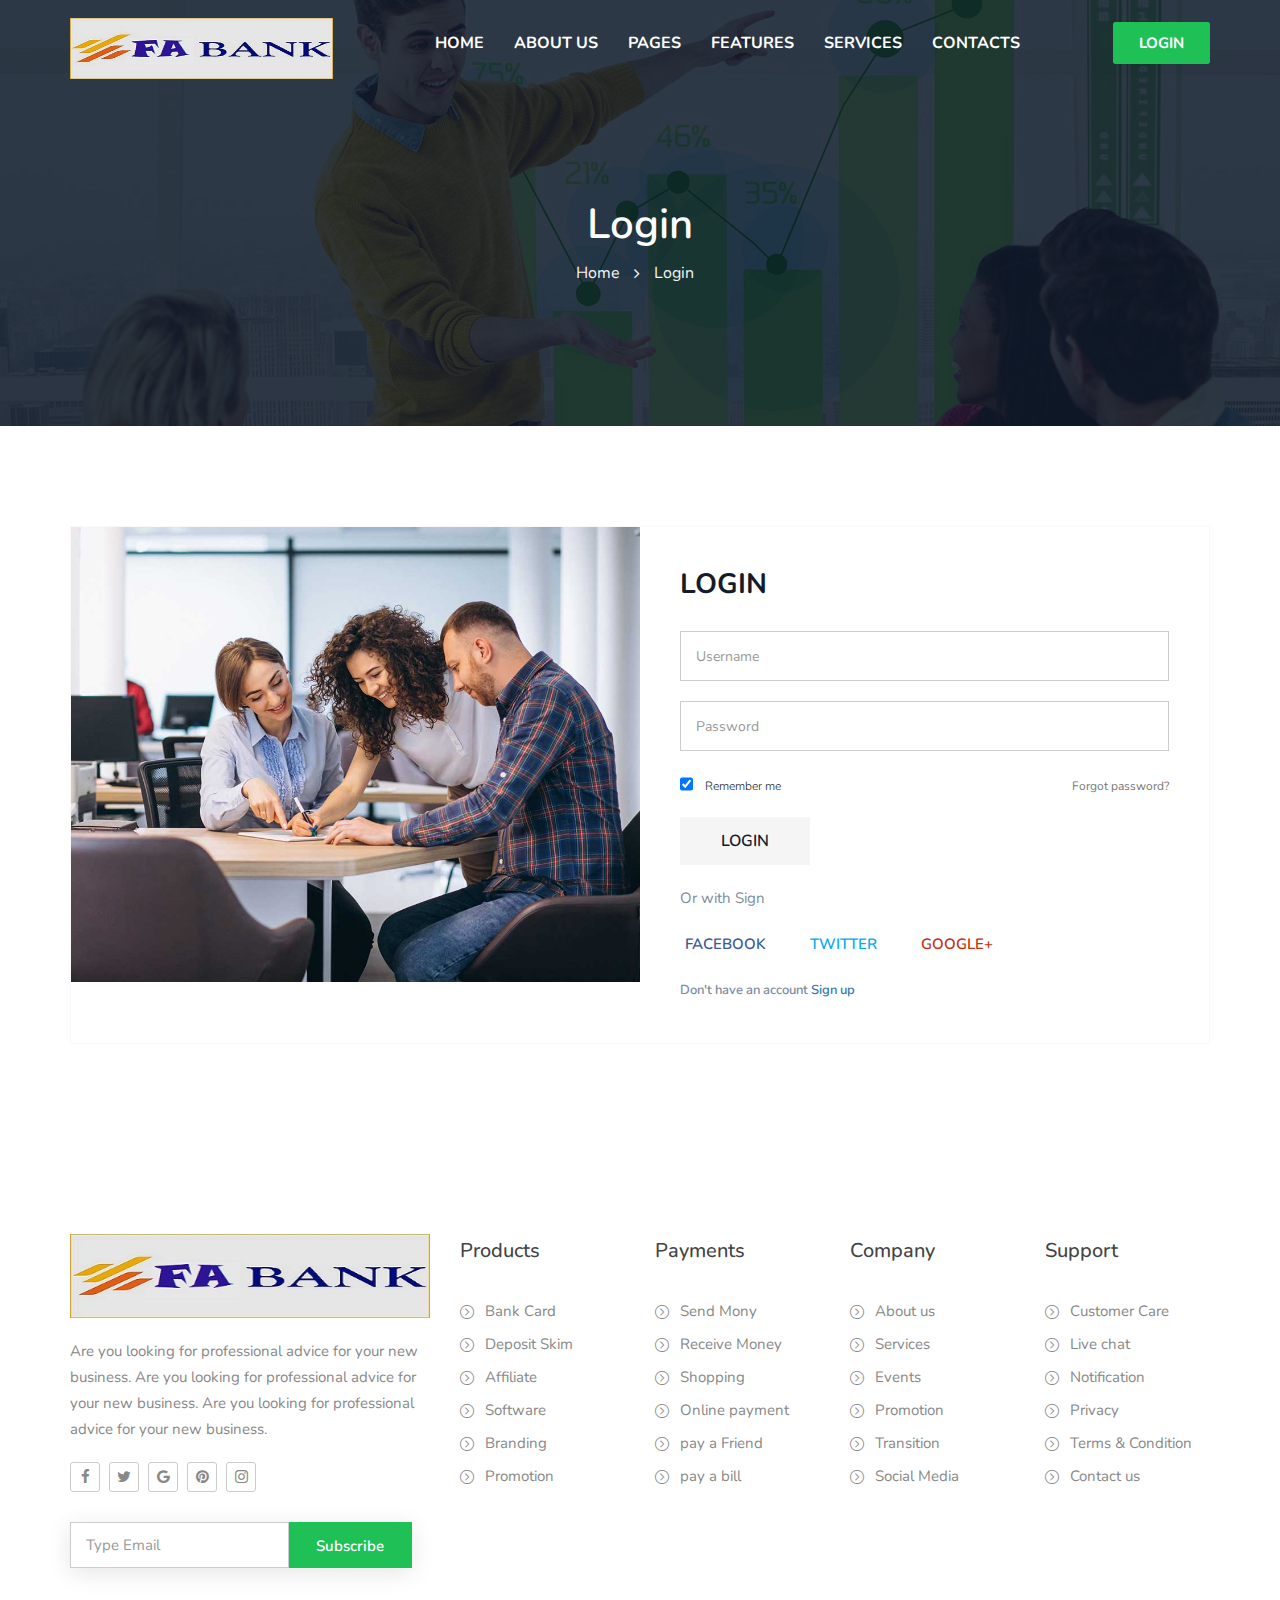
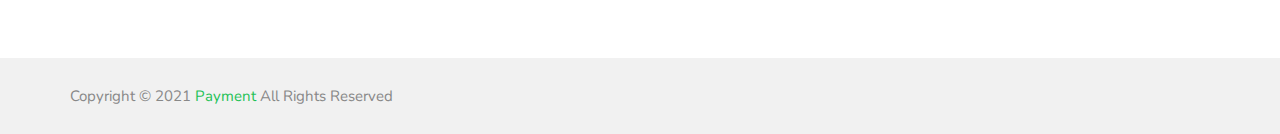
<file: BankProject/WebContent/login.html>
<!doctype html>
<html class="no-js" lang="en">
	
<!-- Mirrored from rockstheme.com/rocks/payment-live/login.html by HTTrack Website Copier/3.x [XR&CO'2014], Sat, 11 Apr 2020 19:45:34 GMT -->
<head>
		<meta charset="utf-8">
		<meta http-equiv="x-ua-compatible" content="ie=edge">
		<title>Home</title>
		<meta name="description" content="">
		<meta name="viewport" content="width=device-width, initial-scale=1">

		<!-- favicon -->		
		<link rel="shortcut icon" type="image/x-icon" href="img/logo/Bank.jpg">

		<!-- all css here -->

		<!-- bootstrap v3.3.6 css -->
		<link rel="stylesheet" href="css/bootstrap.min.css">
		<!-- owl.carousel css -->
		<link rel="stylesheet" href="css/owl.carousel.css">
		<link rel="stylesheet" href="css/owl.transitions.css">
       <!-- Animate css -->
        <link rel="stylesheet" href="css/animate.css">
        <!-- meanmenu css -->
        <link rel="stylesheet" href="css/meanmenu.min.css">
        <!-- Nice-select css -->
        <link rel="stylesheet" href="css/nice-select.css">
		<!-- font-awesome css -->
		<link rel="stylesheet" href="css/font-awesome.min.css">
		<link rel="stylesheet" href="css/themify-icons.css">
		<link rel="stylesheet" href="css/flaticon.css">
		<!-- magnific css -->
        <link rel="stylesheet" href="css/magnific.min.css">
		<!-- style css -->
		<link rel="stylesheet" href="style.css">
		<!-- responsive css -->
		<link rel="stylesheet" href="css/responsive.css">

		<!-- modernizr css -->
		<script src="js/vendor/modernizr-2.8.3.min.js"></script>
	</head>
		<body>

		<!--[if lt IE 8]>
			<p class="browserupgrade">You are using an <strong>outdated</strong> browser. Please <a href="http://browsehappy.com/">upgrade your browser</a> to improve your experience.</p>
		<![endif]-->

        <div id="preloader"></div>
        <header class="header-one">
            <!-- header-area start -->
            <div id="sticker" class="header-area hidden-xs">
                <div class="container">
                    <div class="row">
                        <div class="col-md-12 col-sm-12">
                            <div class="row">
                                <!-- logo start -->
                                <div class="col-md-3 col-sm-3">
                                    <div class="logo">
                                        <!-- Brand -->
                                        <a class="navbar-brand page-scroll white-logo" href="index-2.html">
                                            <img src="img/logo/Bank.jpg" alt="">
                                        </a>
                                        <a class="navbar-brand page-scroll black-logo" href="index-2.html">
                                            <img src="img/logo/Bank.jpg" alt="">
                                        </a>
                                    </div>
                                    <!-- logo end -->
                                </div>
                                <div class="col-md-9 col-sm-9">
                                    <div class="header-right-link">
                                        <!-- search option end -->
                                        <a class="s-menu" href="login.html">Login</a>
                                    </div>
                                    <!-- mainmenu start -->
                                    <nav class="navbar navbar-default">
                                        <div class="collapse navbar-collapse" id="navbar-example">
                                            <div class="main-menu">
                                                <ul class="nav navbar-nav navbar-right">
                                                    <li><a class="pages" href="index-2.html">Home</a>
                                                    <!-- <ul class="sub-menu">
                                                        <li><a href="index-2.html">Home 01</a></li>
                                                        <li><a href="index-3.html">Home 02</a></li>
                                                    </ul> -->
                                                </li>
                                                <li><a href="about.html">About us</a></li>
                                                <li><a class="pages" href="#">Pages</a>
                                                    <ul class="sub-menu">
                                                        <li><a href="team.html">team</a></li>
                                                        <li><a href="faq.html">FAQ</a></li>
                                                        <li><a href="pricing.html">Pricing</a></li>
                                                        <li><a href="login.html">Login</a></li>
                                                        <li><a href="signup.html">Register</a></li>
                                                    </ul>
                                                </li>
                                                 <li><a href="feature.html">Features</a></li>
                                        <li><a class="pages" href="#">Services</a>
                                            <ul class="sub-menu">
                                                <li><a href="blog.html">Education Loan</a></li>
                                                <li><a href="blog-sidebar.html">CAR Loan</a></li>
                                                <li><a href="blog-details.html">Home Loan</a></li>
                                            </ul>
                                        </li>
                                                <li><a href="contact.html">contacts</a></li>
                                                </ul>
                                            </div>
                                        </div>
                                    </nav>
                                    <!-- mainmenu end -->
                                </div>
                            </div>
                        </div>
                    </div>
                </div>
            </div>
            <!-- header-area end -->
            <!-- mobile-menu-area start -->
            <div class="mobile-menu-area hidden-lg hidden-md hidden-sm">
                <div class="container">
                    <div class="row">
                        <div class="col-md-12">
                            <div class="mobile-menu">
                                <div class="logo">
                                    <a href="index-2.html"><img src="img/logo/Bank.jpg" alt="" /></a>
                                </div>
                                <nav id="dropdown">
                                    <ul>
                                        <li><a class="pages" href="index-2.html">Home</a>
                                            <!-- <ul class="sub-menu">
                                                <li><a href="index-2.html">Home 01</a></li>
                                                <li><a href="index-3.html">Home 02</a></li>
                                            </ul> -->
                                        </li>
                                        <li><a href="about.html">About us</a></li>
                                        <li><a class="pages" href="#">Pages</a>
                                            <ul class="sub-menu">
                                                <li><a href="team.html">team</a></li>
                                                <li><a href="faq.html">FAQ</a></li>
                                                <li><a href="pricing.html">Pricing</a></li>
                                                <li><a href="login.html">Login</a></li>
                                                <li><a href="signup.html">Register</a></li>
                                            </ul>
                                        </li>
                                          <li><a href="feature.html">Features</a></li>
                                        <li><a class="pages" href="#">Services</a>
                                            <ul class="sub-menu">
                                                <li><a href="blog.html">Education Loan</a></li>
                                                <li><a href="blog-sidebar.html">CAR Loan</a></li>
                                                <li><a href="blog-details.html">Home Loan</a></li>
                                            </ul>
                                        </li>
                                        <li><a href="contact.html">contacts</a></li>
                                    </ul>
                                </nav>
                            </div>					
                        </div>
                    </div>
                </div>
            </div>
            <!-- mobile-menu-area end -->		
        </header>
        <!-- header end -->
        <!-- Start Bottom Header -->
        <div class="page-area">
            <div class="breadcumb-overlay"></div>
            <div class="container">
                <div class="row">
                    <div class="col-md-12 col-sm-12 col-xs-12">
                        <div class="breadcrumb text-center">
                            <div class="section-headline white-headline text-center">
                                <h3>Login</h3>
                            </div>
                            <ul>
                                <li class="home-bread">Home</li>
                                <li>Login</li>
                            </ul>
                        </div>
                    </div>
                </div>
            </div>
        </div>
        <!-- END Header -->
        <!-- Start Slider Area -->
        <div class="login-area area-padding">
            <div class="container">
                <div class="row">
                    <div class="col-md-12 col-sm-12 col-xs-12">
                        <div class="login-page">
                            <div class="login-image">
                                <div class="log-inner">
                                    <img src="img/about/log.jpg" alt="">
                                </div>
                            </div>
                            <div class="login-form">
                                <h4 class="login-title">LOGIN</h4>
                                <div class="row">
                                    <form id="contactForm" method="POST" action="http://rockstheme.com/rocks/paiment-live/contact.php" class="log-form">
                                        <div class="col-md-12 col-sm-12 col-xs-12">
                                            <input type="text" id="name" class="form-control" placeholder="Username" required data-error="Please enter your name">
                                        </div>
                                        <div class="col-md-12 col-sm-12 col-xs-12">
                                            <input type="password" id="msg_subject" class="form-control" placeholder="Password" required data-error="Please enter your message subject">
                                        </div>
                                        <div class="col-md-12 col-sm-12 col-xs-12">
                                            <div class="check-group flexbox">
                                                <label class="check-box">
                                                    <input type="checkbox" class="check-box-input" checked>
                                                    <span class="remember-text">Remember me</span>
                                                </label>

                                                <a class="text-muted" href="#">Forgot password?</a>
                                            </div>
                                        </div>
                                        <div class="col-md-12 col-sm-12 col-xs-12">
                                            <button type="submit" id="submit" class="slide-btn login-btn">Login</button>
                                            <div id="msgSubmit" class="h3 text-center hidden"></div> 
                                            <div class="clearfix"></div>
                                        </div>
                                        <div class="col-md-12 col-sm-12 col-xs-12">
                                            <div class="clear"></div>
                                            <div class="separetor"><span>Or with Sign</span></div>
                                            <div class="sign-icon">
                                                <ul>
                                                    <li><a class="facebook" href="#">Facebook</a></li>
                                                    <li><a class="twitter" href="#">twitter</a></li>
                                                    <li><a class="google" href="#">google+</a></li>
                                                </ul>
                                                <div class="acc-not">Don't have an account  <a href="signup.html"> Sign up</a></div>
                                            </div> 
                                        </div> 
                                    </form> 
                                </div>
                            </div>
                        </div>
                    </div>
                </div>
             </div>
        </div>
		<!-- all js here -->
        <!-- Start Footer Area -->
        <footer class="footer-1">
            <div class="footer-area">
                <div class="container">
                    <div class="row">
                       <div class="col-md-4 col-sm-6 col-xs-12">
                            <div class="footer-content logo-footer">
                                <div class="footer-head">
                                    <div class="footer-logo">
                                    	<a class="footer-black-logo" href="#"><img src="img/logo/Bank.jpg" alt=""></a>
                                    </div>
                                    <p>
                                        Are you looking for professional advice for your new business. Are you looking for professional advice for your new business. Are you looking for professional advice for your new business.
                                    </p>
                                    <div class="footer-icons">
                                        <ul>
                                            <li>
                                                <a href="#">
                                                    <i class="fa fa-facebook"></i>
                                                </a>
                                            </li>
                                            <li>
                                                <a href="#">
                                                    <i class="fa fa-twitter"></i>
                                                </a>
                                            </li>
                                            <li>
                                                <a href="#">
                                                    <i class="fa fa-google"></i>
                                                </a>
                                            </li>
                                            <li>
                                                <a href="#">
                                                    <i class="fa fa-pinterest"></i>
                                                </a>
                                            </li>
                                            <li>
                                                <a href="#">
                                                    <i class="fa fa-instagram"></i>
                                                </a>
                                            </li>
                                        </ul>
                                    </div>
                                    <div class="subs-feilds">
                                        <div class="suscribe-input">
                                            <input type="email" class="email form-control width-80" id="sus_email" placeholder="Type Email">
                                            <button type="submit" id="sus_submit" class="add-btn">Subscribe</button>
                                        </div>
                                    </div>
                                </div>
                            </div>
                        </div>
                        <!-- end single footer -->
                        <div class="col-md-2 col-sm-3 col-xs-12">
                            <div class="footer-content">
                                <div class="footer-head">
                                    <h4>Products</h4>
                                    <ul class="footer-list">
                                        <li><a href="#">Bank Card</a></li>
                                        <li><a href="#">Deposit Skim</a></li>
                                        <li><a href="#">Affiliate</a></li>
                                        <li><a href="#">Software</a></li>
                                        <li><a href="#">Branding </a></li>
                                        <li><a href="#">Promotion </a></li>
                                    </ul>
                                </div>
                            </div>
                        </div>
                        <!-- end single footer -->
                        <div class="col-md-2 col-sm-3 col-xs-12">
                            <div class="footer-content">
                                <div class="footer-head">
                                    <h4>Payments</h4>
                                    <ul class="footer-list">
                                        <li><a href="#">Send Mony</a></li>
                                        <li><a href="#">Receive Money </a></li>
                                        <li><a href="#">Shopping</a></li>
                                        <li><a href="#">Online payment</a></li>
                                        <li><a href="#">pay a Friend </a></li>
                                        <li><a href="#">pay a bill </a></li>
                                    </ul>
                                </div>
                            </div>
                        </div>
                        <!-- end single footer -->
                        <div class="col-md-2 hidden-sm col-xs-12">
                            <div class="footer-content">
                                <div class="footer-head">
                                    <h4>Company</h4>
                                    <ul class="footer-list">
                                        <li><a href="#">About us</a></li>
                                        <li><a href="#">Services </a></li>
                                        <li><a href="#">Events</a></li>
                                        <li><a href="#">Promotion</a></li>
                                        <li><a href="#">Transition</a></li>
                                        <li><a href="#">Social Media</a></li>
                                    </ul>
                                </div>
                            </div>
                        </div>
                        <!-- end single footer -->
                        <div class="col-md-2 hidden-sm col-xs-12">
                             <div class="footer-content last-content">
                                <div class="footer-head">
                                    <h4>Support</h4>
                                    <ul class="footer-list">
                                        <li><a href="#">Customer Care</a></li>
                                        <li><a href="#">Live chat</a></li>
                                        <li><a href="#">Notification</a></li>
                                        <li><a href="#">Privacy</a></li>
                                        <li><a href="#">Terms & Condition</a></li>
                                        <li><a href="#">Contact us </a></li>
                                    </ul>
                                </div>
                            </div>
                        </div>
                    </div>
                </div>
            </div>
            <div class="footer-area-bottom">
                <div class="container">
                    <div class="row">
                        <div class="col-md-6 col-sm-6 col-xs-12">
                            <div class="copyright">
                                <p>
                                    Copyright © 2021
                                    <a href="#">Payment</a> All Rights Reserved
                                </p>
                            </div>
                        </div>
                    </div>
                </div>
            </div>
        </footer>
        <!-- End Footer Area -->
		
		<!-- all js here -->

		<!-- jquery latest version -->
		<script src="js/vendor/jquery-1.12.4.min.js"></script>
		<!-- bootstrap js -->
		<script src="js/bootstrap.min.js"></script>
		<!-- owl.carousel js -->
		<script src="js/owl.carousel.min.js"></script>
		  <!-- stellar js -->
        <script src="js/jquery.stellar.min.js"></script>
		<!-- Counter js -->
		<script src="js/jquery.counterup.min.js"></script>
		<!-- waypoint js -->
		<script src="js/waypoints.js"></script>
        <!-- Nice-select js -->
        <script src="js/jquery.nice-select.min.js"></script>
		<!-- magnific js -->
        <script src="js/magnific.min.js"></script>
        <!-- wow js -->
        <script src="js/wow.min.js"></script>
        <!-- meanmenu js -->
        <script src="js/jquery.meanmenu.js"></script>
		<!-- Form validator js -->
		<script src="js/form-validator.min.js"></script>
		<!-- plugins js -->
		<script src="js/plugins.js"></script>
		<!-- main js -->
		<script src="js/main.js"></script>
	</body>

<!-- Mirrored from rockstheme.com/rocks/paiment-live/login.html by HTTrack Website Copier/3.x [XR&CO'2014], Sat, 11 Apr 2020 19:45:37 GMT -->
</html>
</file>
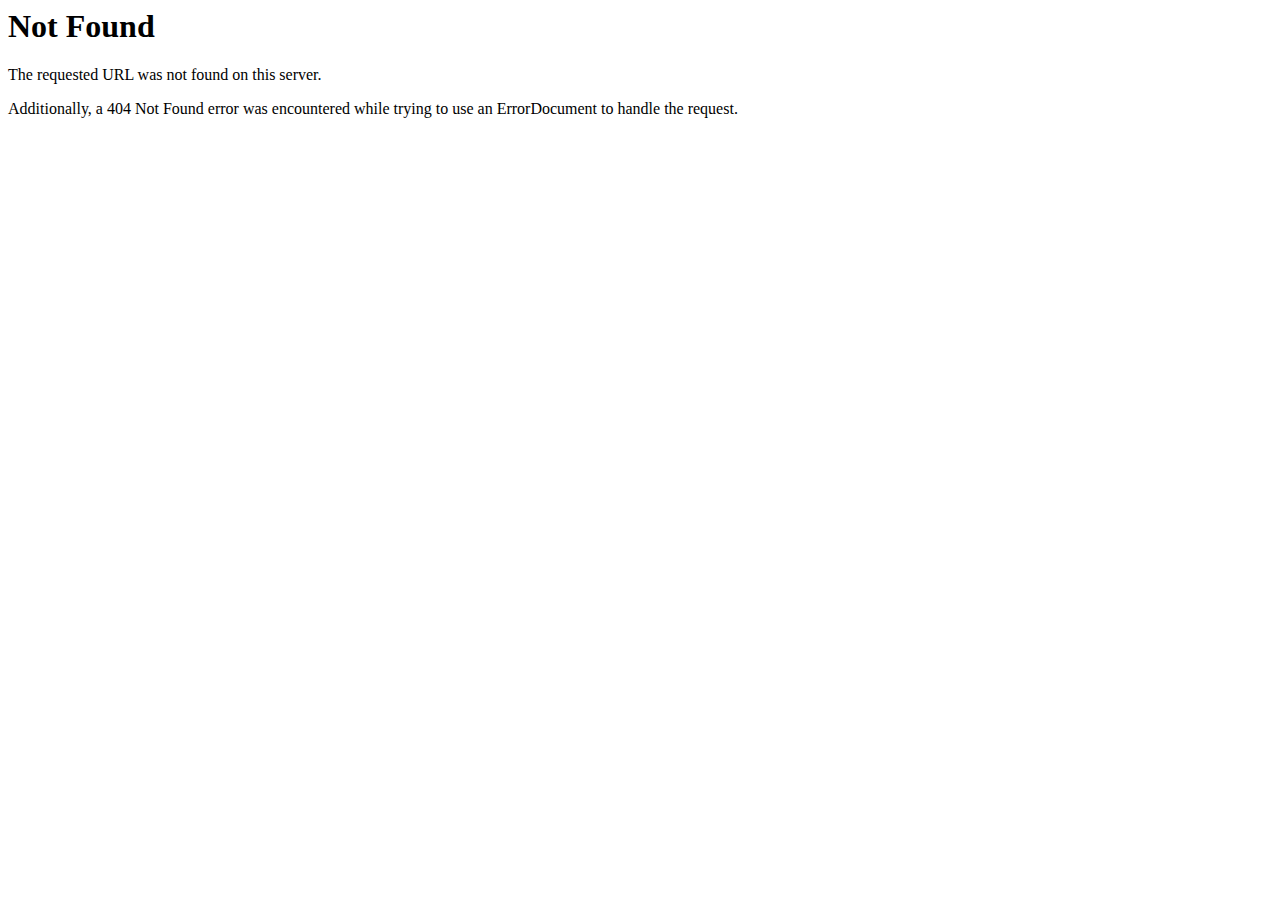
<file: BankProject/WebContent/order-from.html>
<!DOCTYPE HTML PUBLIC "-//IETF//DTD HTML 2.0//EN">
<html><head>
<title>404 Not Found</title>
</head><body>
<h1>Not Found</h1>
<p>The requested URL was not found on this server.</p>
<p>Additionally, a 404 Not Found
error was encountered while trying to use an ErrorDocument to handle the request.</p>
</body></html>
</file>
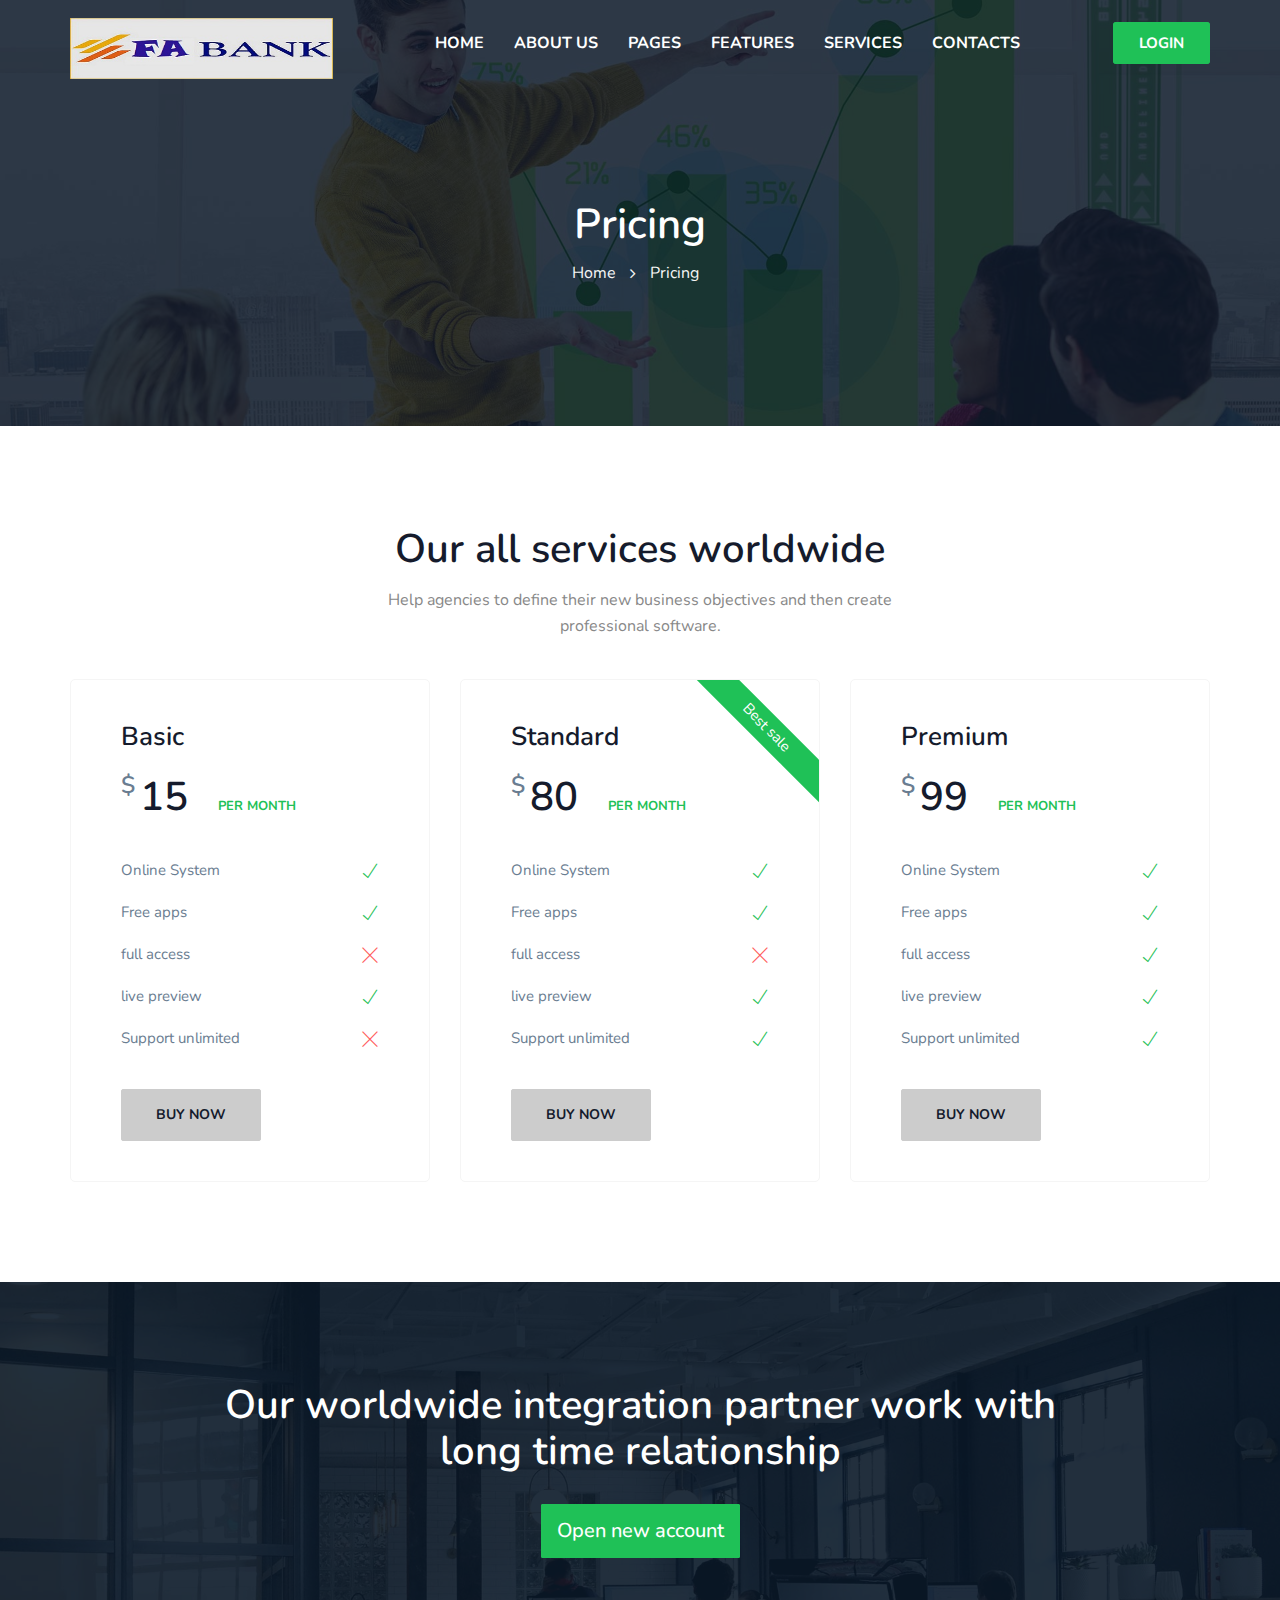
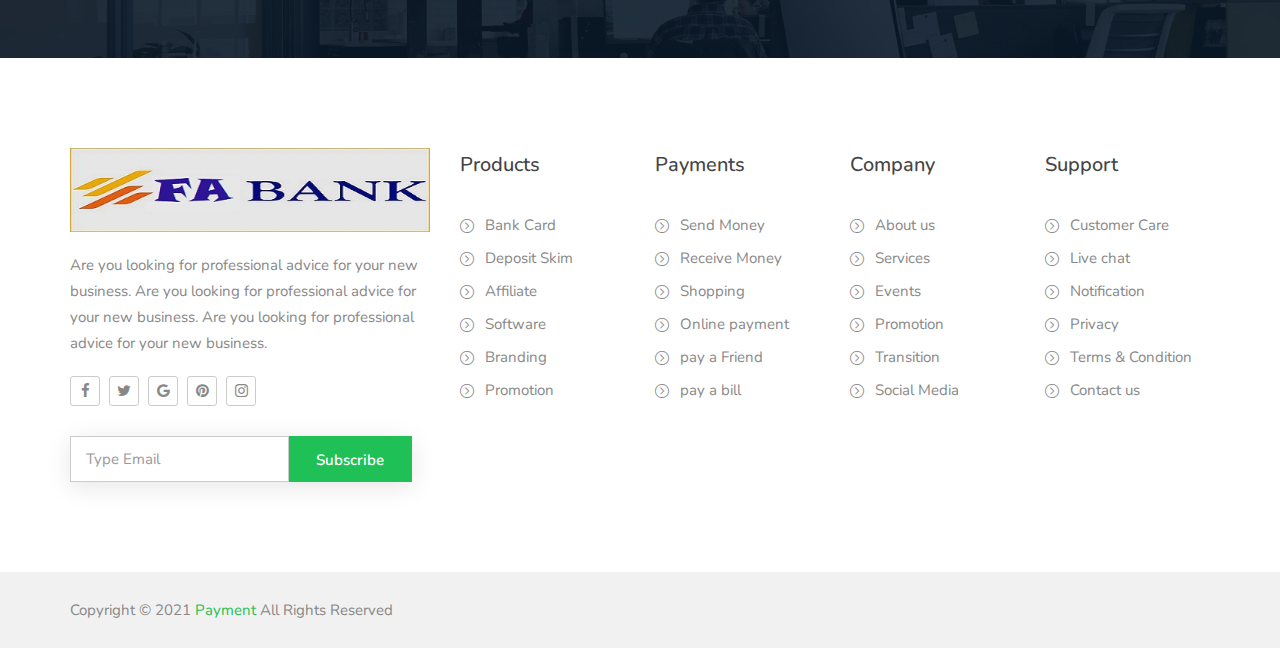
<file: BankProject/WebContent/pricing.html>
<!doctype html>
<html class="no-js" lang="en">
	
<!-- Mirrored from rockstheme.com/rocks/paiment-live/pricing.html by HTTrack Website Copier/3.x [XR&CO'2014], Sat, 11 Apr 2020 19:45:57 GMT -->
<head>
		<meta charset="utf-8">
		<meta http-equiv="x-ua-compatible" content="ie=edge">
		<title>Pricing | Paiment</title>
		<meta name="description" content="">
		<meta name="viewport" content="width=device-width, initial-scale=1">

		<!-- favicon -->		
		<link rel="shortcut icon" type="image/x-icon" href="img/logo/Bank.jpg">

		<!-- all css here -->

		<!-- bootstrap v3.3.6 css -->
		<link rel="stylesheet" href="css/bootstrap.min.css">
		<!-- owl.carousel css -->
		<link rel="stylesheet" href="css/owl.carousel.css">
		<link rel="stylesheet" href="css/owl.transitions.css">
       <!-- Animate css -->
        <link rel="stylesheet" href="css/animate.css">
        <!-- meanmenu css -->
        <link rel="stylesheet" href="css/meanmenu.min.css">
        <!-- Nice-select css -->
        <link rel="stylesheet" href="css/nice-select.css">
		<!-- font-awesome css -->
		<link rel="stylesheet" href="css/font-awesome.min.css">
		<link rel="stylesheet" href="css/themify-icons.css">
		<link rel="stylesheet" href="css/flaticon.css">
		<!-- magnific css -->
        <link rel="stylesheet" href="css/magnific.min.css">
		<!-- style css -->
		<link rel="stylesheet" href="style.css">
		<!-- responsive css -->
		<link rel="stylesheet" href="css/responsive.css">

		<!-- modernizr css -->
		<script src="js/vendor/modernizr-2.8.3.min.js"></script>
	</head>
		<body>

		<!--[if lt IE 8]>
			<p class="browserupgrade">You are using an <strong>outdated</strong> browser. Please <a href="http://browsehappy.com/">upgrade your browser</a> to improve your experience.</p>
		<![endif]-->

        <div id="preloader"></div>
        <header class="header-one">
            <!-- header-area start -->
            <div id="sticker" class="header-area hidden-xs">
                <div class="container">
                    <div class="row">
                        <div class="col-md-12 col-sm-12">
                            <div class="row">
                                <!-- logo start -->
                                <div class="col-md-3 col-sm-3">
                                    <div class="logo">
                                        <!-- Brand -->
                                        <a class="navbar-brand page-scroll white-logo" href="index-2.html">
                                            <img src="img/logo/Bank.jpg" alt="">
                                        </a>
                                        <a class="navbar-brand page-scroll black-logo" href="index-2.html">
                                            <img src="img/logo/Bank.jpg" alt="">
                                        </a>
                                    </div>
                                    <!-- logo end -->
                                </div>
                                <div class="col-md-9 col-sm-9">
                                    <div class="header-right-link">
                                        <!-- search option end -->
                                        <a class="s-menu" href="login.html">Login</a>
                                    </div>
                                    <!-- mainmenu start -->
                                    <nav class="navbar navbar-default">
                                        <div class="collapse navbar-collapse" id="navbar-example">
                                            <div class="main-menu">
                                                <ul class="nav navbar-nav navbar-right">
                                                    <li><a class="pages" href="index-2.html">Home</a>
                                                 <!--    <ul class="sub-menu">
                                                        <li><a href="index-2.html">Home 01</a></li>
                                                        <li><a href="index-3.html">Home 02</a></li>
                                                    </ul> -->
                                                </li>
                                                <li><a href="about.html">About us</a></li>
                                                <li><a class="pages" href="#">Pages</a>
                                                    <ul class="sub-menu">
                                                        <li><a href="team.html">team</a></li>
                                                        <li><a href="faq.html">FAQ</a></li>
                                                        <li><a href="pricing.html">Pricing</a></li>
                                                        <li><a href="login.html">Login</a></li>
                                                        <li><a href="signup.html">Register</a></li>
                                                    </ul>
                                                </li>
                                                <li><a href="feature.html">Features</a></li>
                                                    <li><a class="pages" href="#">Services</a>
                                            <ul class="sub-menu">
                                                <li><a href="blog.html">Education Loan</a></li>
                                                <li><a href="blog-sidebar.html">CAR Loan</a></li>
                                                <li><a href="blog-details.html">Home Loan</a></li>
                                            </ul>
                                        </li>
                                                <li><a href="contact.html">contacts</a></li>
                                                </ul>
                                            </div>
                                        </div>
                                    </nav>
                                    <!-- mainmenu end -->
                                </div>
                            </div>
                        </div>
                    </div>
                </div>
            </div>
            <!-- header-area end -->
            <!-- mobile-menu-area start -->
            <div class="mobile-menu-area hidden-lg hidden-md hidden-sm">
                <div class="container">
                    <div class="row">
                        <div class="col-md-12">
                            <div class="mobile-menu">
                                <div class="logo">
                                    <a href="index-2.html"><img src="img/logo/logo.png" alt="" /></a>
                                </div>
                                <nav id="dropdown">
                                    <ul>
                                        <li><a class="pages" href="index-2.html">Home</a>
                                           <!--  <ul class="sub-menu">
                                                <li><a href="index-2.html">Home 01</a></li>
                                                <li><a href="index-3.html">Home 02</a></li>
                                            </ul> -->
                                        </li>
                                        <li><a href="about.html">About us</a></li>
                                        <li><a class="pages" href="#">Pages</a>
                                            <ul class="sub-menu">
                                                <li><a href="team.html">team</a></li>
                                                <li><a href="faq.html">FAQ</a></li>
                                                <li><a href="pricing.html">Pricing</a></li>
                                                <li><a href="login.html">Login</a></li>
                                                <li><a href="signup.html">Register</a></li>
                                            </ul>
                                        </li>
                                        <li><a href="feature.html">Features</a></li>
                                            <li><a class="pages" href="#">Services</a>
                                            <ul class="sub-menu">
                                                <li><a href="blog.html">Education Loan</a></li>
                                                <li><a href="blog-sidebar.html">CAR Loan</a></li>
                                                <li><a href="blog-details.html">Home Loan</a></li>
                                            </ul>
                                        </li>
                                        <li><a href="contact.html">contacts</a></li>
                                    </ul>
                                </nav>
                            </div>					
                        </div>
                    </div>
                </div>
            </div>
            <!-- mobile-menu-area end -->		
        </header>
        <!-- header end -->
        <!-- Start Bottom Header -->
        <div class="page-area">
            <div class="breadcumb-overlay"></div>
            <div class="container">
                <div class="row">
                    <div class="col-md-12 col-sm-12 col-xs-12">
                        <div class="breadcrumb text-center">
                            <div class="section-headline white-headline text-center">
                                <h3>Pricing</h3>
                            </div>
                            <ul>
                                <li class="home-bread">Home</li>
                                <li>Pricing</li>
                            </ul>
                        </div>
                    </div>
                </div>
            </div>
        </div>
        <!-- END Header -->
        <!-- start pricing table area -->
        <div class="pricing-area area-padding-2">
            <div class="container">
                <div class="row">
					<div class="col-md-12 col-sm-12 col-xs-12">
						<div class="section-headline text-center">
                            <h3>Our all services worldwide</h3>
                            <p>Help agencies to define their new business objectives and then create professional software.</p>
						</div>
					</div>
				</div>
                <div class="row">
                    <div class="pricing-content">
                        <div class="col-md-4 col-sm-4 col-xs-12">
                            <div class="table-list">
                                <div class="top-price-inner">
                                    <h4>Basic</h4>
                                    <div class="rates">
                                        <span class="prices"><span class="dolar">$</span>15</span><span class="users">Per Month</span>
                                    </div>
                                </div>
                                <ol>
                                    <li class="check">Online System</li>
                                    <li class="check">Free apps</li>
                                    <li class="check cross">full access</li>
                                    <li class="check">live preview</li>
                                    <li class="check cross">Support unlimited</li>
                                </ol>
                                <div class="price-btn">
                                    <a href="order-from.html">Buy now</a>
                                </div>
                            </div>
                        </div>
                        <div class="col-md-4 col-sm-4 col-xs-12">
                            <div class="table-list">
                                <span class="base">Best sale</span>
                                <div class="top-price-inner">
                                    <h4>Standard</h4>
                                    <div class="rates">
                                        <span class="prices"><span class="dolar">$</span>80</span><span class="users">Per Month</span>
                                    </div>
                                </div>
                                <ol>
                                    <li class="check">Online System</li>
                                    <li class="check">Free apps</li>
                                    <li class="check cross">full access</li>
                                    <li class="check">live preview</li>
                                    <li class="check">Support unlimited</li>
                                </ol>
                                <div class="price-btn">
                                    <a href="order-from.html">Buy now</a>
                                </div>
                            </div>
                        </div>
                        <div class="col-md-4 col-sm-4 col-xs-12">
                            <div class="table-list">
                                <div class="top-price-inner">
                                    <h4>Premium</h4>
                                    <div class="rates">
                                        <span class="prices"><span class="dolar">$</span>99</span><span class="users">Per Month</span>
                                    </div>
                                </div>
                                <ol>
                                    <li class="check">Online System</li>
                                    <li class="check">Free apps</li>
                                    <li class="check">full access</li>
                                    <li class="check">live preview</li>
                                    <li class="check">Support unlimited</li>
                                </ol>
                                <div class="price-btn">
                                    <a href="order-from.html">Buy now</a>
                                </div>
                            </div>
                        </div>
                    </div>
                </div>
            </div>
        </div>
        <!-- End pricing table area -->
         <!-- Start Brand Area -->
        <div class="banner-area area-padding">
            <div class="container">
                <div class="row">
                    <div class="col-md-12 col-sm-12 col-xs-12">
                        <div class="banner-all area-80 text-center">
                            <div class="banner-content">
                                <h3>Our worldwide integration partner work with long time relationship </h3>
                                <a class="banner-btn" href="#">Open new account</a>
                            </div>
                        </div>
                    </div>
                </div>
            </div>
        </div>
        <!-- End Banner Area -->
        <!-- Start Footer Area -->
        <footer class="footer-1">
            <div class="footer-area">
                <div class="container">
                    <div class="row">
                       <div class="col-md-4 col-sm-6 col-xs-12">
                            <div class="footer-content logo-footer">
                                <div class="footer-head">
                                    <div class="footer-logo">
                                    	<a class="footer-black-logo" href="#"><img src="img/logo/Bank.jpg" alt=""></a>
                                    </div>
                                    <p>
                                        Are you looking for professional advice for your new business. Are you looking for professional advice for your new business. Are you looking for professional advice for your new business.
                                    </p>
                                    <div class="footer-icons">
                                        <ul>
                                            <li>
                                                <a href="#">
                                                    <i class="fa fa-facebook"></i>
                                                </a>
                                            </li>
                                            <li>
                                                <a href="#">
                                                    <i class="fa fa-twitter"></i>
                                                </a>
                                            </li>
                                            <li>
                                                <a href="#">
                                                    <i class="fa fa-google"></i>
                                                </a>
                                            </li>
                                            <li>
                                                <a href="#">
                                                    <i class="fa fa-pinterest"></i>
                                                </a>
                                            </li>
                                            <li>
                                                <a href="#">
                                                    <i class="fa fa-instagram"></i>
                                                </a>
                                            </li>
                                        </ul>
                                    </div>
                                    <div class="subs-feilds">
                                        <div class="suscribe-input">
                                            <input type="email" class="email form-control width-80" id="sus_email" placeholder="Type Email">
                                            <button type="submit" id="sus_submit" class="add-btn">Subscribe</button>
                                        </div>
                                    </div>
                                </div>
                            </div>
                        </div>
                        <!-- end single footer -->
                        <div class="col-md-2 col-sm-3 col-xs-12">
                            <div class="footer-content">
                                <div class="footer-head">
                                    <h4>Products</h4>
                                    <ul class="footer-list">
                                        <li><a href="#">Bank Card</a></li>
                                        <li><a href="#">Deposit Skim</a></li>
                                        <li><a href="#">Affiliate</a></li>
                                        <li><a href="#">Software</a></li>
                                        <li><a href="#">Branding </a></li>
                                        <li><a href="#">Promotion </a></li>
                                    </ul>
                                </div>
                            </div>
                        </div>
                        <!-- end single footer -->
                        <div class="col-md-2 col-sm-3 col-xs-12">
                            <div class="footer-content">
                                <div class="footer-head">
                                    <h4>Payments</h4>
                                    <ul class="footer-list">
                                        <li><a href="#">Send Money</a></li>
                                        <li><a href="#">Receive Money </a></li>
                                        <li><a href="#">Shopping</a></li>
                                        <li><a href="#">Online payment</a></li>
                                        <li><a href="#">pay a Friend </a></li>
                                        <li><a href="#">pay a bill </a></li>
                                    </ul>
                                </div>
                            </div>
                        </div>
                        <!-- end single footer -->
                        <div class="col-md-2 hidden-sm col-xs-12">
                            <div class="footer-content">
                                <div class="footer-head">
                                    <h4>Company</h4>
                                    <ul class="footer-list">
                                        <li><a href="#">About us</a></li>
                                        <li><a href="#">Services </a></li>
                                        <li><a href="#">Events</a></li>
                                        <li><a href="#">Promotion</a></li>
                                        <li><a href="#">Transition</a></li>
                                        <li><a href="#">Social Media</a></li>
                                    </ul>
                                </div>
                            </div>
                        </div>
                        <!-- end single footer -->
                        <div class="col-md-2 hidden-sm col-xs-12">
                             <div class="footer-content last-content">
                                <div class="footer-head">
                                    <h4>Support</h4>
                                    <ul class="footer-list">
                                        <li><a href="#">Customer Care</a></li>
                                        <li><a href="#">Live chat</a></li>
                                        <li><a href="#">Notification</a></li>
                                        <li><a href="#">Privacy</a></li>
                                        <li><a href="#">Terms & Condition</a></li>
                                        <li><a href="#">Contact us </a></li>
                                    </ul>
                                </div>
                            </div>
                        </div>
                    </div>
                </div>
            </div>
            <div class="footer-area-bottom">
                <div class="container">
                    <div class="row">
                        <div class="col-md-6 col-sm-6 col-xs-12">
                            <div class="copyright">
                                <p>
                                    Copyright © 2021
                                    <a href="#">Payment</a> All Rights Reserved
                                </p>
                            </div>
                        </div>
                    </div>
                </div>
            </div>
        </footer>
        <!-- End Footer Area -->
		
		<!-- all js here -->

		<!-- jquery latest version -->
		<script src="js/vendor/jquery-1.12.4.min.js"></script>
		<!-- bootstrap js -->
		<script src="js/bootstrap.min.js"></script>
		<!-- owl.carousel js -->
		<script src="js/owl.carousel.min.js"></script>
		  <!-- stellar js -->
        <script src="js/jquery.stellar.min.js"></script>
		<!-- Counter js -->
		<script src="js/jquery.counterup.min.js"></script>
		<!-- waypoint js -->
		<script src="js/waypoints.js"></script>
        <!-- Nice-select js -->
        <script src="js/jquery.nice-select.min.js"></script>
		<!-- magnific js -->
        <script src="js/magnific.min.js"></script>
        <!-- wow js -->
        <script src="js/wow.min.js"></script>
        <!-- meanmenu js -->
        <script src="js/jquery.meanmenu.js"></script>
		<!-- Form validator js -->
		<script src="js/form-validator.min.js"></script>
		<!-- plugins js -->
		<script src="js/plugins.js"></script>
		<!-- main js -->
		<script src="js/main.js"></script>
	</body>

<!-- Mirrored from rockstheme.com/rocks/paiment-live/pricing.html by HTTrack Website Copier/3.x [XR&CO'2014], Sat, 11 Apr 2020 19:45:58 GMT -->
</html>
</file>
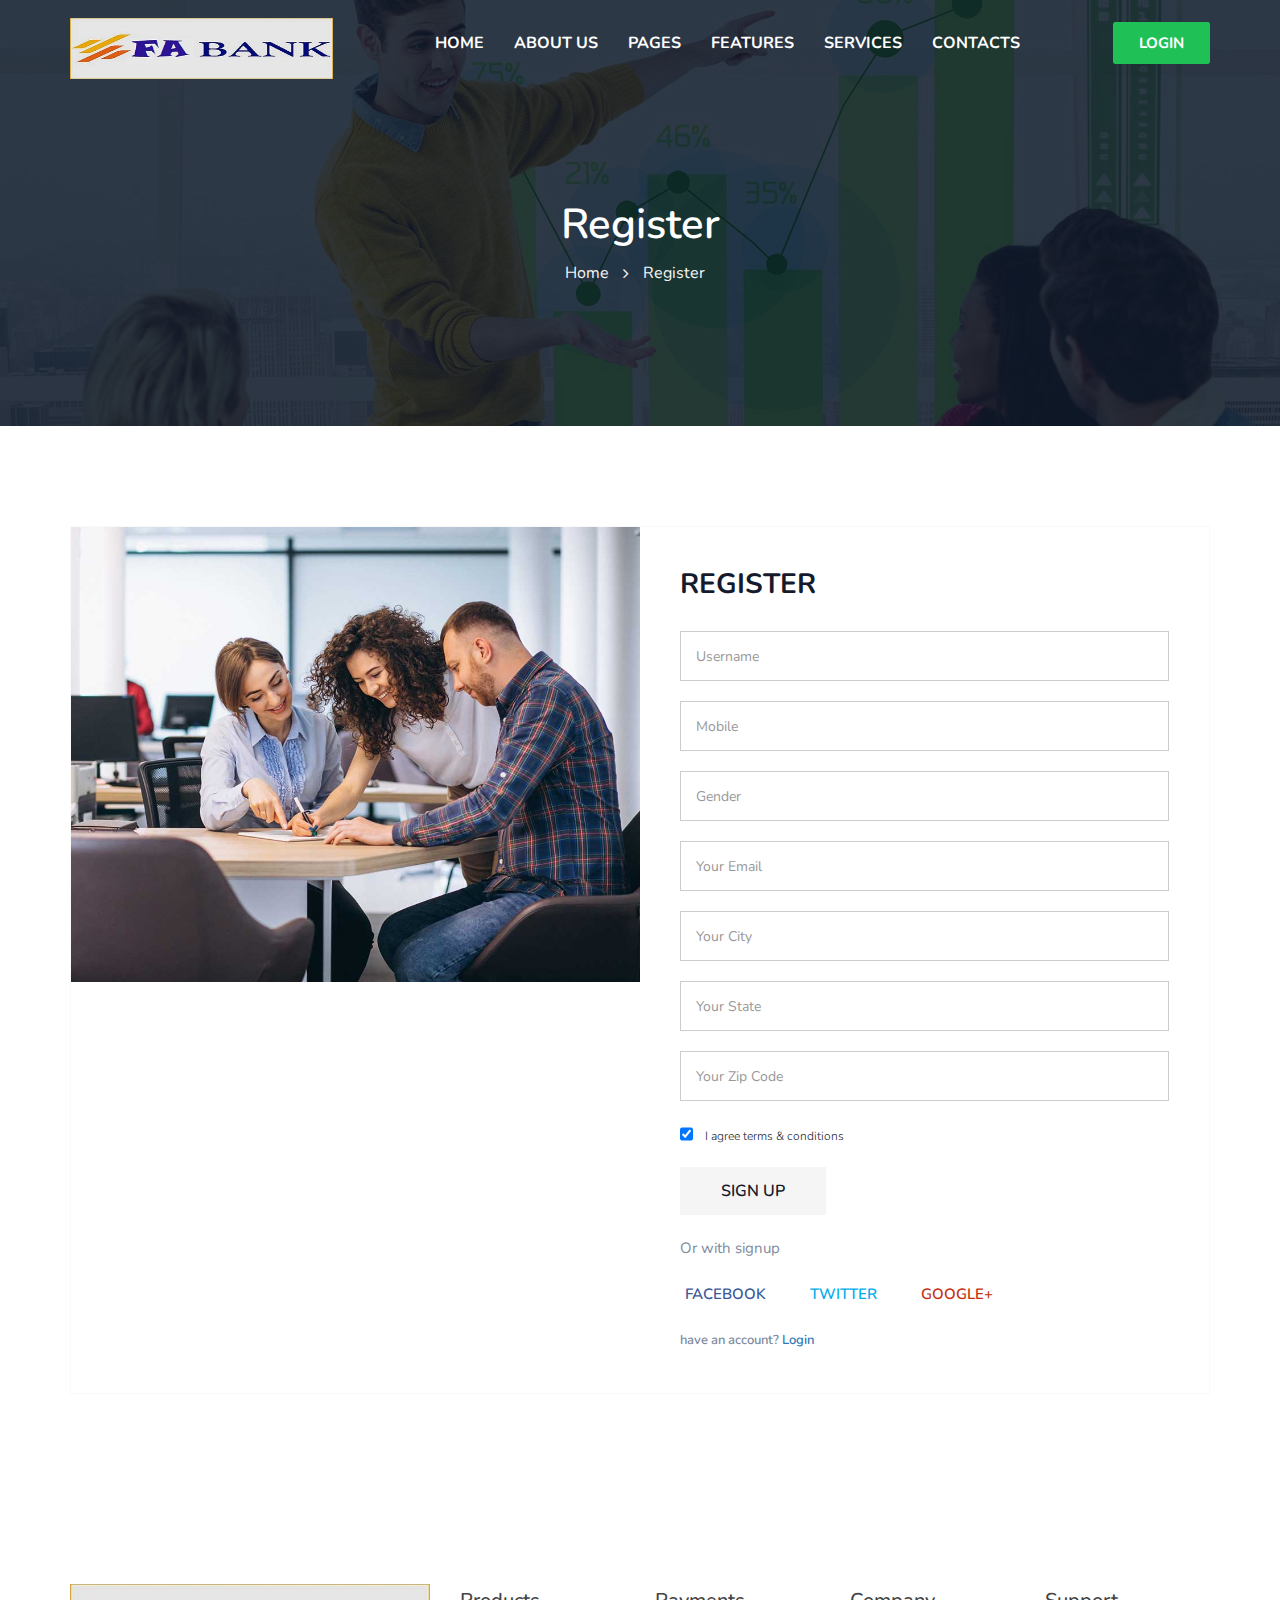
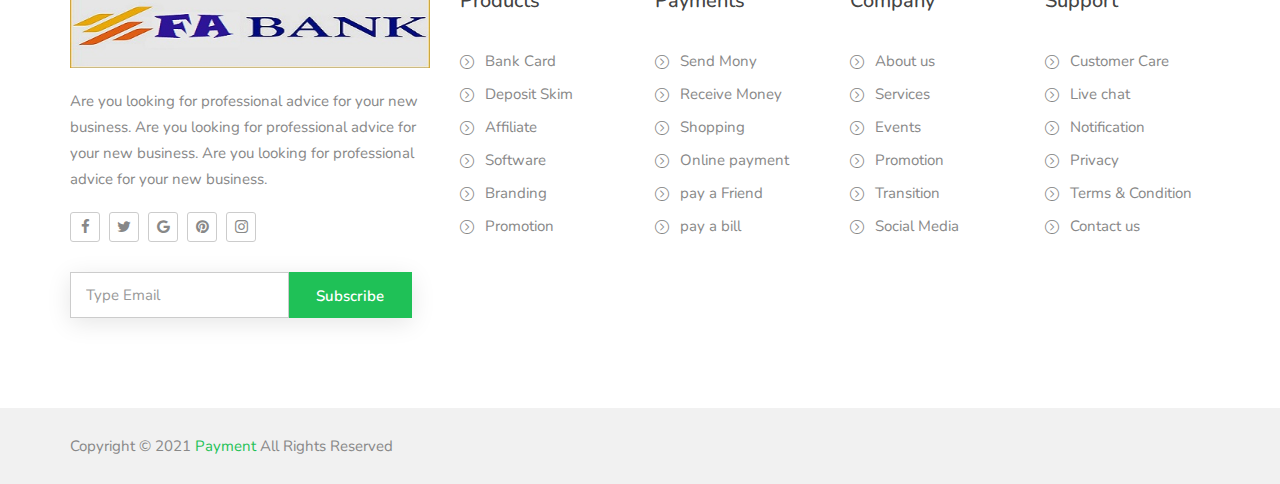
<file: BankProject/WebContent/signup.html>
<!doctype html>
<html class="no-js" lang="en">
	
<!-- Mirrored from rockstheme.com/rocks/paiment-live/signup.html by HTTrack Website Copier/3.x [XR&CO'2014], Sat, 11 Apr 2020 19:45:58 GMT -->
<head>
		<meta charset="utf-8">
		<meta http-equiv="x-ua-compatible" content="ie=edge">
		<title>Home</title>
		<meta name="description" content="">
		<meta name="viewport" content="width=device-width, initial-scale=1">

		<!-- favicon -->		
		<link rel="shortcut icon" type="image/x-icon" href="img/logo/Bank.jpg">

		<!-- all css here -->

		<!-- bootstrap v3.3.6 css -->
		<link rel="stylesheet" href="css/bootstrap.min.css">
		<!-- owl.carousel css -->
		<link rel="stylesheet" href="css/owl.carousel.css">
		<link rel="stylesheet" href="css/owl.transitions.css">
       <!-- Animate css -->
        <link rel="stylesheet" href="css/animate.css">
        <!-- meanmenu css -->
        <link rel="stylesheet" href="css/meanmenu.min.css">
        <!-- Nice-select css -->
        <link rel="stylesheet" href="css/nice-select.css">
		<!-- font-awesome css -->
		<link rel="stylesheet" href="css/font-awesome.min.css">
		<link rel="stylesheet" href="css/themify-icons.css">
		<link rel="stylesheet" href="css/flaticon.css">
		<!-- magnific css -->
        <link rel="stylesheet" href="css/magnific.min.css">
		<!-- style css -->
		<link rel="stylesheet" href="style.css">
		<!-- responsive css -->
		<link rel="stylesheet" href="css/responsive.css">

		<!-- modernizr css -->
		<script src="js/vendor/modernizr-2.8.3.min.js"></script>
	</head>
		<body>

		<!--[if lt IE 8]>
			<p class="browserupgrade">You are using an <strong>outdated</strong> browser. Please <a href="http://browsehappy.com/">upgrade your browser</a> to improve your experience.</p>
		<![endif]-->

        <div id="preloader"></div>
        <header class="header-one">
            <!-- header-area start -->
            <div id="sticker" class="header-area hidden-xs">
                <div class="container">
                    <div class="row">
                        <div class="col-md-12 col-sm-12">
                            <div class="row">
                                <!-- logo start -->
                                <div class="col-md-3 col-sm-3">
                                    <div class="logo">
                                        <!-- Brand -->
                                        <a class="navbar-brand page-scroll white-logo" href="index-2.html">
                                            <img src="img/logo/Bank.jpg" alt="">
                                        </a>
                                        <a class="navbar-brand page-scroll black-logo" href="index-2.html">
                                            <img src="img/logo/Bank.jpg" alt="">
                                        </a>
                                    </div>
                                    <!-- logo end -->
                                </div>
                                <div class="col-md-9 col-sm-9">
                                    <div class="header-right-link">
                                        <!-- search option end -->
                                        <a class="s-menu" href="login.html">Login</a>
                                    </div>
                                    <!-- mainmenu start -->
                                    <nav class="navbar navbar-default">
                                        <div class="collapse navbar-collapse" id="navbar-example">
                                            <div class="main-menu">
                                                <ul class="nav navbar-nav navbar-right">
                                                    <li><a class="pages" href="index-2.html">Home</a>
                                                    <!-- <ul class="sub-menu">
                                                        <li><a href="index-2.html">Home 01</a></li>
                                                        <li><a href="index-3.html">Home 02</a></li>
                                                    </ul> -->
                                                </li>
                                                <li><a href="about.html">About us</a></li>
                                                <li><a class="pages" href="#">Pages</a>
                                                    <ul class="sub-menu">
                                                        <li><a href="team.html">team</a></li>
                                                        <li><a href="faq.html">FAQ</a></li>
                                                        <li><a href="pricing.html">Pricing</a></li>
                                                        <li><a href="login.html">Login</a></li>
                                                        <li><a href="signup.html">Register</a></li>
                                                    </ul>
                                                </li>
                                              <li><a href="feature.html">Features</a></li>
                                        <li><a class="pages" href="#">Services</a>
                                            <ul class="sub-menu">
                                                <li><a href="blog.html">Education Loan</a></li>
                                                <li><a href="blog-sidebar.html">CAR Loan</a></li>
                                                <li><a href="blog-details.html">Home Loan</a></li>
                                            </ul>
                                        </li>
                                                <li><a href="contact.html">contacts</a></li>
                                                </ul>
                                            </div>
                                        </div>
                                    </nav>
                                    <!-- mainmenu end -->
                                </div>
                            </div>
                        </div>
                    </div>
                </div>
            </div>
            <!-- header-area end -->
            <!-- mobile-menu-area start -->
            <div class="mobile-menu-area hidden-lg hidden-md hidden-sm">
                <div class="container">
                    <div class="row">
                        <div class="col-md-12">
                            <div class="mobile-menu">
                                <div class="logo">
                                    <a href="index-2.html"><img src="img/logo/Bank.jpg" alt="" /></a>
                                </div>
                                <nav id="dropdown">
                                    <ul>
                                        <li><a class="pages" href="index-2.html">Home</a>
                                            <!-- <ul class="sub-menu">
                                                <li><a href="index-2.html">Home 01</a></li>
                                                <li><a href="index-3.html">Home 02</a></li>
                                            </ul> -->
                                        </li>
                                        <li><a href="about.html">About us</a></li>
                                        <li><a class="pages" href="#">Pages</a>
                                            <ul class="sub-menu">
                                                <li><a href="team.html">team</a></li>
                                                <li><a href="faq.html">FAQ</a></li>
                                                <li><a href="pricing.html">Pricing</a></li>
                                                <li><a href="login.html">Login</a></li>
                                                <li><a href="signup.html">Register</a></li>
                                            </ul>
                                        </li>
                                       <li><a href="feature.html">Features</a></li>
                                        <li><a class="pages" href="#">Services</a>
                                            <ul class="sub-menu">
                                                <li><a href="blog.html">Education Loan</a></li>
                                                <li><a href="blog-sidebar.html">CAR Loan</a></li>
                                                <li><a href="blog-details.html">Home Loan</a></li>
                                            </ul>
                                        </li>
                                        <li><a href="contact.html">contacts</a></li>
                                    </ul>
                                </nav>
                            </div>					
                        </div>
                    </div>
                </div>
            </div>
            <!-- mobile-menu-area end -->		
        </header>
        <!-- header end -->
        <!-- Start Bottom Header -->
        <div class="page-area">
            <div class="breadcumb-overlay"></div>
            <div class="container">
                <div class="row">
                    <div class="col-md-12 col-sm-12 col-xs-12">
                        <div class="breadcrumb text-center">
                            <div class="section-headline white-headline text-center">
                                <h3>Register</h3>
                            </div>
                            <ul>
                                <li class="home-bread">Home</li>
                                <li>Register</li>
                            </ul>
                        </div>
                    </div>
                </div>
            </div>
        </div>
        <!-- END Header -->
        <!-- Start Slider Area -->
        <div class="signup-area area-padding">
            <div class="container">
                <div class="row">
                    <div class=" col-md-12 col-sm-12 col-xs-12">
                        <div class="login-page signup-page">
                            <div class="login-image">
                                <div class="log-inner">
                                    <img src="img/about/log.jpg" alt="">
                                </div>
                            </div>
                            <div class="login-form signup-form">
                                <h4 class="login-title ">REGISTER</h4>
                                <div class="row">
                                    <form action="register" id="contactForm" method="POST"  class="log-form">
                                        <div class="col-md-12 col-sm-12 col-xs-12">
                                            <input type="text" id="name" class="form-control" placeholder="Username"name="name" required data-error="Please enter your name">
                                        </div>
                                        <div class="col-md-12 col-sm-12 col-xs-12">
                                            <input type="text" id="name" class="form-control" placeholder="Mobile"name="mobile" required data-error="Please enter your Mobile">
                                        </div>
                                         <div class="col-md-12 col-sm-12 col-xs-12">
                                            <input type="text" id="email" class="form-control" placeholder="Gender" name="gender" required data-error="Please enter your gender">
                                        </div>
                                        <div class="col-md-12 col-sm-12 col-xs-12">
                                            <input type="email" id="email" class="form-control" placeholder="Your Email" name="email" required data-error="Please enter your email">
                                        </div>
                                         <div class="col-md-12 col-sm-12 col-xs-12">
                                            <input type="text" id="email" class="form-control" placeholder="Your City" name="city" required data-error="Please enter your city">
                                        </div>
                                         <div class="col-md-12 col-sm-12 col-xs-12">
                                            <input type="text" id="email" class="form-control" placeholder="Your State" name="state" required data-error="Please enter your state">
                                        </div>
                                        <div class="col-md-12 col-sm-12 col-xs-12">
                                            <input type="text" id="msg_subject" class="form-control" placeholder="Your Zip Code" name="zip" required data-error="Please enter your zip code">
                                        </div>
                                        <div class="col-md-12 col-sm-12 col-xs-12 ">
                                            <div class="check-group flexbox">
                                                <label class="check-box">
                                                    <input type="checkbox" class="check-box-input" checked>
                                                    <span class="remember-text">I agree terms & conditions</span>
                                                </label>
                                            </div>
                                        </div>
                                        <div class="col-md-12 col-sm-12 col-xs-12">
                                            <button type="submit" id="submit" class="slide-btn login-btn">Sign up</button>
                                            <div id="msgSubmit" class="h3 hidden"></div> 
                                            <div class="clearfix"></div>
                                        </div>
                                        <div class="col-md-12 col-sm-12 col-xs-12">
                                            <div class="clear"></div>
                                            <div class="separetor"><span>Or with signup</span></div>
                                            <div class="sign-icon">
                                                <ul>
                                                    <li><a class="facebook" href="#">Facebook</a></li>
                                                    <li><a class="twitter" href="#">twitter</a></li>
                                                    <li><a class="google" href="#">google+</a></li>
                                                </ul>
                                                <div class="acc-not">have an account?  <a href="login.html">Login</a></div>
                                            </div>
                                        </div>
                                    </form> 
                                </div>
                            </div>
                        </div>
                    </div>
                </div>
             </div>
        </div>
        <!-- Start Footer Area -->
        <footer class="footer-1">
            <div class="footer-area">
                <div class="container">
                    <div class="row">
                       <div class="col-md-4 col-sm-6 col-xs-12">
                            <div class="footer-content logo-footer">
                                <div class="footer-head">
                                    <div class="footer-logo">
                                    	<a class="footer-black-logo" href="#"><img src="img/logo/Bank.jpg" alt=""></a>
                                    </div>
                                    <p>
                                        Are you looking for professional advice for your new business. Are you looking for professional advice for your new business. Are you looking for professional advice for your new business.
                                    </p>
                                    <div class="footer-icons">
                                        <ul>
                                            <li>
                                                <a href="#">
                                                    <i class="fa fa-facebook"></i>
                                                </a>
                                            </li>
                                            <li>
                                                <a href="#">
                                                    <i class="fa fa-twitter"></i>
                                                </a>
                                            </li>
                                            <li>
                                                <a href="#">
                                                    <i class="fa fa-google"></i>
                                                </a>
                                            </li>
                                            <li>
                                                <a href="#">
                                                    <i class="fa fa-pinterest"></i>
                                                </a>
                                            </li>
                                            <li>
                                                <a href="#">
                                                    <i class="fa fa-instagram"></i>
                                                </a>
                                            </li>
                                        </ul>
                                    </div>
                                    <div class="subs-feilds">
                                        <div class="suscribe-input">
                                            <input type="email" class="email form-control width-80" id="sus_email" placeholder="Type Email">
                                            <button type="submit" id="sus_submit" class="add-btn">Subscribe</button>
                                        </div>
                                    </div>
                                </div>
                            </div>
                        </div>
                        <!-- end single footer -->
                        <div class="col-md-2 col-sm-3 col-xs-12">
                            <div class="footer-content">
                                <div class="footer-head">
                                    <h4>Products</h4>
                                    <ul class="footer-list">
                                        <li><a href="#">Bank Card</a></li>
                                        <li><a href="#">Deposit Skim</a></li>
                                        <li><a href="#">Affiliate</a></li>
                                        <li><a href="#">Software</a></li>
                                        <li><a href="#">Branding </a></li>
                                        <li><a href="#">Promotion </a></li>
                                    </ul>
                                </div>
                            </div>
                        </div>
                        <!-- end single footer -->
                        <div class="col-md-2 col-sm-3 col-xs-12">
                            <div class="footer-content">
                                <div class="footer-head">
                                    <h4>Payments</h4>
                                    <ul class="footer-list">
                                        <li><a href="#">Send Mony</a></li>
                                        <li><a href="#">Receive Money </a></li>
                                        <li><a href="#">Shopping</a></li>
                                        <li><a href="#">Online payment</a></li>
                                        <li><a href="#">pay a Friend </a></li>
                                        <li><a href="#">pay a bill </a></li>
                                    </ul>
                                </div>
                            </div>
                        </div>
                        <!-- end single footer -->
                        <div class="col-md-2 hidden-sm col-xs-12">
                            <div class="footer-content">
                                <div class="footer-head">
                                    <h4>Company</h4>
                                    <ul class="footer-list">
                                        <li><a href="#">About us</a></li>
                                        <li><a href="#">Services </a></li>
                                        <li><a href="#">Events</a></li>
                                        <li><a href="#">Promotion</a></li>
                                        <li><a href="#">Transition</a></li>
                                        <li><a href="#">Social Media</a></li>
                                    </ul>
                                </div>
                            </div>
                        </div>
                        <!-- end single footer -->
                        <div class="col-md-2 hidden-sm col-xs-12">
                             <div class="footer-content last-content">
                                <div class="footer-head">
                                    <h4>Support</h4>
                                    <ul class="footer-list">
                                        <li><a href="#">Customer Care</a></li>
                                        <li><a href="#">Live chat</a></li>
                                        <li><a href="#">Notification</a></li>
                                        <li><a href="#">Privacy</a></li>
                                        <li><a href="#">Terms & Condition</a></li>
                                        <li><a href="#">Contact us </a></li>
                                    </ul>
                                </div>
                            </div>
                        </div>
                    </div>
                </div>
            </div>
            <div class="footer-area-bottom">
                <div class="container">
                    <div class="row">
                        <div class="col-md-6 col-sm-6 col-xs-12">
                            <div class="copyright">
                                <p>
                                    Copyright © 2021
                                    <a href="#">Payment</a> All Rights Reserved
                                </p>
                            </div>
                        </div>
                    </div>
                </div>
            </div>
        </footer>
        <!-- End Footer Area -->
		
		<!-- all js here -->

		<!-- jquery latest version -->
		<script src="js/vendor/jquery-1.12.4.min.js"></script>
		<!-- bootstrap js -->
		<script src="js/bootstrap.min.js"></script>
		<!-- owl.carousel js -->
		<script src="js/owl.carousel.min.js"></script>
		  <!-- stellar js -->
        <script src="js/jquery.stellar.min.js"></script>
		<!-- Counter js -->
		<script src="js/jquery.counterup.min.js"></script>
		<!-- waypoint js -->
		<script src="js/waypoints.js"></script>
        <!-- Nice-select js -->
        <script src="js/jquery.nice-select.min.js"></script>
		<!-- magnific js -->
        <script src="js/magnific.min.js"></script>
        <!-- wow js -->
        <script src="js/wow.min.js"></script>
        <!-- meanmenu js -->
        <script src="js/jquery.meanmenu.js"></script>
		<!-- Form validator js -->
		<script src="js/form-validator.min.js"></script>
		<!-- plugins js -->
		<script src="js/plugins.js"></script>
		<!-- main js -->
		<script src="js/main.js"></script>
	</body>

<!-- Mirrored from rockstheme.com/rocks/paiment-live/signup.html by HTTrack Website Copier/3.x [XR&CO'2014], Sat, 11 Apr 2020 19:45:58 GMT -->
</html>
</file>
<file: BankProject/WebContent/css/nice-select.css>
.nice-select {
  -webkit-tap-highlight-color: transparent;
  background-color: #fff;
  border-radius: 5px;
  border: solid 1px #e8e8e8;
  box-sizing: border-box;
  clear: both;
  cursor: pointer;
  display: block;
  float: left;
  font-family: inherit;
  font-size: 14px;
  font-weight: normal;
  height: 42px;
  line-height: 40px;
  outline: none;
  padding-left: 18px;
  padding-right: 30px;
  position: relative;
  text-align: left !important;
  -webkit-transition: all 0.2s ease-in-out;
  transition: all 0.2s ease-in-out;
  -webkit-user-select: none;
     -moz-user-select: none;
      -ms-user-select: none;
          user-select: none;
  white-space: nowrap;
  width: auto; }
  .nice-select:hover {
    border-color: #dbdbdb; }
  .nice-select:active, .nice-select.open, .nice-select:focus {
    border-color: #999; }
  .nice-select:after {
    border-bottom: 2px solid #999;
    border-right: 2px solid #999;
    content: '';
    display: block;
    height: 5px;
    margin-top: -4px;
    pointer-events: none;
    position: absolute;
    right: 12px;
    top: 50%;
    -webkit-transform-origin: 66% 66%;
        -ms-transform-origin: 66% 66%;
            transform-origin: 66% 66%;
    -webkit-transform: rotate(45deg);
        -ms-transform: rotate(45deg);
            transform: rotate(45deg);
    -webkit-transition: all 0.15s ease-in-out;
    transition: all 0.15s ease-in-out;
    width: 5px; }
  .nice-select.open:after {
    -webkit-transform: rotate(-135deg);
        -ms-transform: rotate(-135deg);
            transform: rotate(-135deg); }
  .nice-select.open .list {
    opacity: 1;
    pointer-events: auto;
    -webkit-transform: scale(1) translateY(0);
        -ms-transform: scale(1) translateY(0);
            transform: scale(1) translateY(0); }
  .nice-select.disabled {
    border-color: #ededed;
    color: #999;
    pointer-events: none; }
    .nice-select.disabled:after {
      border-color: #cccccc; }
  .nice-select.wide {
    width: 100%; }
    .nice-select.wide .list {
      left: 0 !important;
      right: 0 !important; }
  .nice-select.right {
    float: right; }
    .nice-select.right .list {
      left: auto;
      right: 0; }
  .nice-select.small {
    font-size: 12px;
    height: 36px;
    line-height: 34px; }
    .nice-select.small:after {
      height: 4px;
      width: 4px; }
    .nice-select.small .option {
      line-height: 34px;
      min-height: 34px; }
  .nice-select .list {
    background-color: #fff;
    border-radius: 5px;
    box-shadow: 0 0 0 1px rgba(68, 68, 68, 0.11);
    box-sizing: border-box;
    margin-top: 4px;
    opacity: 0;
    overflow: hidden;
    padding: 0;
    pointer-events: none;
    position: absolute;
    top: 100%;
    left: 0;
    -webkit-transform-origin: 50% 0;
        -ms-transform-origin: 50% 0;
            transform-origin: 50% 0;
    -webkit-transform: scale(0.75) translateY(-21px);
        -ms-transform: scale(0.75) translateY(-21px);
            transform: scale(0.75) translateY(-21px);
    -webkit-transition: all 0.2s cubic-bezier(0.5, 0, 0, 1.25), opacity 0.15s ease-out;
    transition: all 0.2s cubic-bezier(0.5, 0, 0, 1.25), opacity 0.15s ease-out;
    z-index: 9; }
    .nice-select .list:hover .option:not(:hover) {
      background-color: transparent !important; }
  .nice-select .option {
    cursor: pointer;
    font-weight: 400;
    line-height: 40px;
    list-style: none;
    min-height: 40px;
    outline: none;
    padding-left: 18px;
    padding-right: 29px;
    text-align: left;
    -webkit-transition: all 0.2s;
    transition: all 0.2s; }
    .nice-select .option:hover, .nice-select .option.focus, .nice-select .option.selected.focus {
      background-color: #f6f6f6; }
    .nice-select .option.selected {
      font-weight: bold; }
    .nice-select .option.disabled {
      background-color: transparent;
      color: #999;
      cursor: default; }

.no-csspointerevents .nice-select .list {
  display: none; }

.no-csspointerevents .nice-select.open .list {
  display: block; }
</file>
<file: BankProject/WebContent/css/themify-icons.css>
@font-face {
	font-family: 'themify';
	src:url('../fonts/themify.eot');
	src:url('../fonts/themifyd41d.eot?#iefix') format('embedded-opentype'),
		url('../fonts/themify.woff') format('woff'),
		url('../fonts/themify.ttf') format('truetype'),
		url('../fonts/themify.svg') format('svg');
	font-weight: normal;
	font-style: normal;
}

[class^="ti-"], [class*=" ti-"] {
	font-family: 'themify';
	speak: none;
	font-style: normal;
	font-weight: normal;
	font-variant: normal;
	text-transform: none;
	line-height: 1;

	/* Better Font Rendering =========== */
	-webkit-font-smoothing: antialiased;
	-moz-osx-font-smoothing: grayscale;
}

.ti-wand:before {
	content: "\e600";
}
.ti-volume:before {
	content: "\e601";
}
.ti-user:before {
	content: "\e602";
}
.ti-unlock:before {
	content: "\e603";
}
.ti-unlink:before {
	content: "\e604";
}
.ti-trash:before {
	content: "\e605";
}
.ti-thought:before {
	content: "\e606";
}
.ti-target:before {
	content: "\e607";
}
.ti-tag:before {
	content: "\e608";
}
.ti-tablet:before {
	content: "\e609";
}
.ti-star:before {
	content: "\e60a";
}
.ti-spray:before {
	content: "\e60b";
}
.ti-signal:before {
	content: "\e60c";
}
.ti-shopping-cart:before {
	content: "\e60d";
}
.ti-shopping-cart-full:before {
	content: "\e60e";
}
.ti-settings:before {
	content: "\e60f";
}
.ti-search:before {
	content: "\e610";
}
.ti-zoom-in:before {
	content: "\e611";
}
.ti-zoom-out:before {
	content: "\e612";
}
.ti-cut:before {
	content: "\e613";
}
.ti-ruler:before {
	content: "\e614";
}
.ti-ruler-pencil:before {
	content: "\e615";
}
.ti-ruler-alt:before {
	content: "\e616";
}
.ti-bookmark:before {
	content: "\e617";
}
.ti-bookmark-alt:before {
	content: "\e618";
}
.ti-reload:before {
	content: "\e619";
}
.ti-plus:before {
	content: "\e61a";
}
.ti-pin:before {
	content: "\e61b";
}
.ti-pencil:before {
	content: "\e61c";
}
.ti-pencil-alt:before {
	content: "\e61d";
}
.ti-paint-roller:before {
	content: "\e61e";
}
.ti-paint-bucket:before {
	content: "\e61f";
}
.ti-na:before {
	content: "\e620";
}
.ti-mobile:before {
	content: "\e621";
}
.ti-minus:before {
	content: "\e622";
}
.ti-medall:before {
	content: "\e623";
}
.ti-medall-alt:before {
	content: "\e624";
}
.ti-marker:before {
	content: "\e625";
}
.ti-marker-alt:before {
	content: "\e626";
}
.ti-arrow-up:before {
	content: "\e627";
}
.ti-arrow-right:before {
	content: "\e628";
}
.ti-arrow-left:before {
	content: "\e629";
}
.ti-arrow-down:before {
	content: "\e62a";
}
.ti-lock:before {
	content: "\e62b";
}
.ti-location-arrow:before {
	content: "\e62c";
}
.ti-link:before {
	content: "\e62d";
}
.ti-layout:before {
	content: "\e62e";
}
.ti-layers:before {
	content: "\e62f";
}
.ti-layers-alt:before {
	content: "\e630";
}
.ti-key:before {
	content: "\e631";
}
.ti-import:before {
	content: "\e632";
}
.ti-image:before {
	content: "\e633";
}
.ti-heart:before {
	content: "\e634";
}
.ti-heart-broken:before {
	content: "\e635";
}
.ti-hand-stop:before {
	content: "\e636";
}
.ti-hand-open:before {
	content: "\e637";
}
.ti-hand-drag:before {
	content: "\e638";
}
.ti-folder:before {
	content: "\e639";
}
.ti-flag:before {
	content: "\e63a";
}
.ti-flag-alt:before {
	content: "\e63b";
}
.ti-flag-alt-2:before {
	content: "\e63c";
}
.ti-eye:before {
	content: "\e63d";
}
.ti-export:before {
	content: "\e63e";
}
.ti-exchange-vertical:before {
	content: "\e63f";
}
.ti-desktop:before {
	content: "\e640";
}
.ti-cup:before {
	content: "\e641";
}
.ti-crown:before {
	content: "\e642";
}
.ti-comments:before {
	content: "\e643";
}
.ti-comment:before {
	content: "\e644";
}
.ti-comment-alt:before {
	content: "\e645";
}
.ti-close:before {
	content: "\e646";
}
.ti-clip:before {
	content: "\e647";
}
.ti-angle-up:before {
	content: "\e648";
}
.ti-angle-right:before {
	content: "\e649";
}
.ti-angle-left:before {
	content: "\e64a";
}
.ti-angle-down:before {
	content: "\e64b";
}
.ti-check:before {
	content: "\e64c";
}
.ti-check-box:before {
	content: "\e64d";
}
.ti-camera:before {
	content: "\e64e";
}
.ti-announcement:before {
	content: "\e64f";
}
.ti-brush:before {
	content: "\e650";
}
.ti-briefcase:before {
	content: "\e651";
}
.ti-bolt:before {
	content: "\e652";
}
.ti-bolt-alt:before {
	content: "\e653";
}
.ti-blackboard:before {
	content: "\e654";
}
.ti-bag:before {
	content: "\e655";
}
.ti-move:before {
	content: "\e656";
}
.ti-arrows-vertical:before {
	content: "\e657";
}
.ti-arrows-horizontal:before {
	content: "\e658";
}
.ti-fullscreen:before {
	content: "\e659";
}
.ti-arrow-top-right:before {
	content: "\e65a";
}
.ti-arrow-top-left:before {
	content: "\e65b";
}
.ti-arrow-circle-up:before {
	content: "\e65c";
}
.ti-arrow-circle-right:before {
	content: "\e65d";
}
.ti-arrow-circle-left:before {
	content: "\e65e";
}
.ti-arrow-circle-down:before {
	content: "\e65f";
}
.ti-angle-double-up:before {
	content: "\e660";
}
.ti-angle-double-right:before {
	content: "\e661";
}
.ti-angle-double-left:before {
	content: "\e662";
}
.ti-angle-double-down:before {
	content: "\e663";
}
.ti-zip:before {
	content: "\e664";
}
.ti-world:before {
	content: "\e665";
}
.ti-wheelchair:before {
	content: "\e666";
}
.ti-view-list:before {
	content: "\e667";
}
.ti-view-list-alt:before {
	content: "\e668";
}
.ti-view-grid:before {
	content: "\e669";
}
.ti-uppercase:before {
	content: "\e66a";
}
.ti-upload:before {
	content: "\e66b";
}
.ti-underline:before {
	content: "\e66c";
}
.ti-truck:before {
	content: "\e66d";
}
.ti-timer:before {
	content: "\e66e";
}
.ti-ticket:before {
	content: "\e66f";
}
.ti-thumb-up:before {
	content: "\e670";
}
.ti-thumb-down:before {
	content: "\e671";
}
.ti-text:before {
	content: "\e672";
}
.ti-stats-up:before {
	content: "\e673";
}
.ti-stats-down:before {
	content: "\e674";
}
.ti-split-v:before {
	content: "\e675";
}
.ti-split-h:before {
	content: "\e676";
}
.ti-smallcap:before {
	content: "\e677";
}
.ti-shine:before {
	content: "\e678";
}
.ti-shift-right:before {
	content: "\e679";
}
.ti-shift-left:before {
	content: "\e67a";
}
.ti-shield:before {
	content: "\e67b";
}
.ti-notepad:before {
	content: "\e67c";
}
.ti-server:before {
	content: "\e67d";
}
.ti-quote-right:before {
	content: "\e67e";
}
.ti-quote-left:before {
	content: "\e67f";
}
.ti-pulse:before {
	content: "\e680";
}
.ti-printer:before {
	content: "\e681";
}
.ti-power-off:before {
	content: "\e682";
}
.ti-plug:before {
	content: "\e683";
}
.ti-pie-chart:before {
	content: "\e684";
}
.ti-paragraph:before {
	content: "\e685";
}
.ti-panel:before {
	content: "\e686";
}
.ti-package:before {
	content: "\e687";
}
.ti-music:before {
	content: "\e688";
}
.ti-music-alt:before {
	content: "\e689";
}
.ti-mouse:before {
	content: "\e68a";
}
.ti-mouse-alt:before {
	content: "\e68b";
}
.ti-money:before {
	content: "\e68c";
}
.ti-microphone:before {
	content: "\e68d";
}
.ti-menu:before {
	content: "\e68e";
}
.ti-menu-alt:before {
	content: "\e68f";
}
.ti-map:before {
	content: "\e690";
}
.ti-map-alt:before {
	content: "\e691";
}
.ti-loop:before {
	content: "\e692";
}
.ti-location-pin:before {
	content: "\e693";
}
.ti-list:before {
	content: "\e694";
}
.ti-light-bulb:before {
	content: "\e695";
}
.ti-Italic:before {
	content: "\e696";
}
.ti-info:before {
	content: "\e697";
}
.ti-infinite:before {
	content: "\e698";
}
.ti-id-badge:before {
	content: "\e699";
}
.ti-hummer:before {
	content: "\e69a";
}
.ti-home:before {
	content: "\e69b";
}
.ti-help:before {
	content: "\e69c";
}
.ti-headphone:before {
	content: "\e69d";
}
.ti-harddrives:before {
	content: "\e69e";
}
.ti-harddrive:before {
	content: "\e69f";
}
.ti-gift:before {
	content: "\e6a0";
}
.ti-game:before {
	content: "\e6a1";
}
.ti-filter:before {
	content: "\e6a2";
}
.ti-files:before {
	content: "\e6a3";
}
.ti-file:before {
	content: "\e6a4";
}
.ti-eraser:before {
	content: "\e6a5";
}
.ti-envelope:before {
	content: "\e6a6";
}
.ti-download:before {
	content: "\e6a7";
}
.ti-direction:before {
	content: "\e6a8";
}
.ti-direction-alt:before {
	content: "\e6a9";
}
.ti-dashboard:before {
	content: "\e6aa";
}
.ti-control-stop:before {
	content: "\e6ab";
}
.ti-control-shuffle:before {
	content: "\e6ac";
}
.ti-control-play:before {
	content: "\e6ad";
}
.ti-control-pause:before {
	content: "\e6ae";
}
.ti-control-forward:before {
	content: "\e6af";
}
.ti-control-backward:before {
	content: "\e6b0";
}
.ti-cloud:before {
	content: "\e6b1";
}
.ti-cloud-up:before {
	content: "\e6b2";
}
.ti-cloud-down:before {
	content: "\e6b3";
}
.ti-clipboard:before {
	content: "\e6b4";
}
.ti-car:before {
	content: "\e6b5";
}
.ti-calendar:before {
	content: "\e6b6";
}
.ti-book:before {
	content: "\e6b7";
}
.ti-bell:before {
	content: "\e6b8";
}
.ti-basketball:before {
	content: "\e6b9";
}
.ti-bar-chart:before {
	content: "\e6ba";
}
.ti-bar-chart-alt:before {
	content: "\e6bb";
}
.ti-back-right:before {
	content: "\e6bc";
}
.ti-back-left:before {
	content: "\e6bd";
}
.ti-arrows-corner:before {
	content: "\e6be";
}
.ti-archive:before {
	content: "\e6bf";
}
.ti-anchor:before {
	content: "\e6c0";
}
.ti-align-right:before {
	content: "\e6c1";
}
.ti-align-left:before {
	content: "\e6c2";
}
.ti-align-justify:before {
	content: "\e6c3";
}
.ti-align-center:before {
	content: "\e6c4";
}
.ti-alert:before {
	content: "\e6c5";
}
.ti-alarm-clock:before {
	content: "\e6c6";
}
.ti-agenda:before {
	content: "\e6c7";
}
.ti-write:before {
	content: "\e6c8";
}
.ti-window:before {
	content: "\e6c9";
}
.ti-widgetized:before {
	content: "\e6ca";
}
.ti-widget:before {
	content: "\e6cb";
}
.ti-widget-alt:before {
	content: "\e6cc";
}
.ti-wallet:before {
	content: "\e6cd";
}
.ti-video-clapper:before {
	content: "\e6ce";
}
.ti-video-camera:before {
	content: "\e6cf";
}
.ti-vector:before {
	content: "\e6d0";
}
.ti-themify-logo:before {
	content: "\e6d1";
}
.ti-themify-favicon:before {
	content: "\e6d2";
}
.ti-themify-favicon-alt:before {
	content: "\e6d3";
}
.ti-support:before {
	content: "\e6d4";
}
.ti-stamp:before {
	content: "\e6d5";
}
.ti-split-v-alt:before {
	content: "\e6d6";
}
.ti-slice:before {
	content: "\e6d7";
}
.ti-shortcode:before {
	content: "\e6d8";
}
.ti-shift-right-alt:before {
	content: "\e6d9";
}
.ti-shift-left-alt:before {
	content: "\e6da";
}
.ti-ruler-alt-2:before {
	content: "\e6db";
}
.ti-receipt:before {
	content: "\e6dc";
}
.ti-pin2:before {
	content: "\e6dd";
}
.ti-pin-alt:before {
	content: "\e6de";
}
.ti-pencil-alt2:before {
	content: "\e6df";
}
.ti-palette:before {
	content: "\e6e0";
}
.ti-more:before {
	content: "\e6e1";
}
.ti-more-alt:before {
	content: "\e6e2";
}
.ti-microphone-alt:before {
	content: "\e6e3";
}
.ti-magnet:before {
	content: "\e6e4";
}
.ti-line-double:before {
	content: "\e6e5";
}
.ti-line-dotted:before {
	content: "\e6e6";
}
.ti-line-dashed:before {
	content: "\e6e7";
}
.ti-layout-width-full:before {
	content: "\e6e8";
}
.ti-layout-width-default:before {
	content: "\e6e9";
}
.ti-layout-width-default-alt:before {
	content: "\e6ea";
}
.ti-layout-tab:before {
	content: "\e6eb";
}
.ti-layout-tab-window:before {
	content: "\e6ec";
}
.ti-layout-tab-v:before {
	content: "\e6ed";
}
.ti-layout-tab-min:before {
	content: "\e6ee";
}
.ti-layout-slider:before {
	content: "\e6ef";
}
.ti-layout-slider-alt:before {
	content: "\e6f0";
}
.ti-layout-sidebar-right:before {
	content: "\e6f1";
}
.ti-layout-sidebar-none:before {
	content: "\e6f2";
}
.ti-layout-sidebar-left:before {
	content: "\e6f3";
}
.ti-layout-placeholder:before {
	content: "\e6f4";
}
.ti-layout-menu:before {
	content: "\e6f5";
}
.ti-layout-menu-v:before {
	content: "\e6f6";
}
.ti-layout-menu-separated:before {
	content: "\e6f7";
}
.ti-layout-menu-full:before {
	content: "\e6f8";
}
.ti-layout-media-right-alt:before {
	content: "\e6f9";
}
.ti-layout-media-right:before {
	content: "\e6fa";
}
.ti-layout-media-overlay:before {
	content: "\e6fb";
}
.ti-layout-media-overlay-alt:before {
	content: "\e6fc";
}
.ti-layout-media-overlay-alt-2:before {
	content: "\e6fd";
}
.ti-layout-media-left-alt:before {
	content: "\e6fe";
}
.ti-layout-media-left:before {
	content: "\e6ff";
}
.ti-layout-media-center-alt:before {
	content: "\e700";
}
.ti-layout-media-center:before {
	content: "\e701";
}
.ti-layout-list-thumb:before {
	content: "\e702";
}
.ti-layout-list-thumb-alt:before {
	content: "\e703";
}
.ti-layout-list-post:before {
	content: "\e704";
}
.ti-layout-list-large-image:before {
	content: "\e705";
}
.ti-layout-line-solid:before {
	content: "\e706";
}
.ti-layout-grid4:before {
	content: "\e707";
}
.ti-layout-grid3:before {
	content: "\e708";
}
.ti-layout-grid2:before {
	content: "\e709";
}
.ti-layout-grid2-thumb:before {
	content: "\e70a";
}
.ti-layout-cta-right:before {
	content: "\e70b";
}
.ti-layout-cta-left:before {
	content: "\e70c";
}
.ti-layout-cta-center:before {
	content: "\e70d";
}
.ti-layout-cta-btn-right:before {
	content: "\e70e";
}
.ti-layout-cta-btn-left:before {
	content: "\e70f";
}
.ti-layout-column4:before {
	content: "\e710";
}
.ti-layout-column3:before {
	content: "\e711";
}
.ti-layout-column2:before {
	content: "\e712";
}
.ti-layout-accordion-separated:before {
	content: "\e713";
}
.ti-layout-accordion-merged:before {
	content: "\e714";
}
.ti-layout-accordion-list:before {
	content: "\e715";
}
.ti-ink-pen:before {
	content: "\e716";
}
.ti-info-alt:before {
	content: "\e717";
}
.ti-help-alt:before {
	content: "\e718";
}
.ti-headphone-alt:before {
	content: "\e719";
}
.ti-hand-point-up:before {
	content: "\e71a";
}
.ti-hand-point-right:before {
	content: "\e71b";
}
.ti-hand-point-left:before {
	content: "\e71c";
}
.ti-hand-point-down:before {
	content: "\e71d";
}
.ti-gallery:before {
	content: "\e71e";
}
.ti-face-smile:before {
	content: "\e71f";
}
.ti-face-sad:before {
	content: "\e720";
}
.ti-credit-card:before {
	content: "\e721";
}
.ti-control-skip-forward:before {
	content: "\e722";
}
.ti-control-skip-backward:before {
	content: "\e723";
}
.ti-control-record:before {
	content: "\e724";
}
.ti-control-eject:before {
	content: "\e725";
}
.ti-comments-smiley:before {
	content: "\e726";
}
.ti-brush-alt:before {
	content: "\e727";
}
.ti-youtube:before {
	content: "\e728";
}
.ti-vimeo:before {
	content: "\e729";
}
.ti-twitter:before {
	content: "\e72a";
}
.ti-time:before {
	content: "\e72b";
}
.ti-tumblr:before {
	content: "\e72c";
}
.ti-skype:before {
	content: "\e72d";
}
.ti-share:before {
	content: "\e72e";
}
.ti-share-alt:before {
	content: "\e72f";
}
.ti-rocket:before {
	content: "\e730";
}
.ti-pinterest:before {
	content: "\e731";
}
.ti-new-window:before {
	content: "\e732";
}
.ti-microsoft:before {
	content: "\e733";
}
.ti-list-ol:before {
	content: "\e734";
}
.ti-linkedin:before {
	content: "\e735";
}
.ti-layout-sidebar-2:before {
	content: "\e736";
}
.ti-layout-grid4-alt:before {
	content: "\e737";
}
.ti-layout-grid3-alt:before {
	content: "\e738";
}
.ti-layout-grid2-alt:before {
	content: "\e739";
}
.ti-layout-column4-alt:before {
	content: "\e73a";
}
.ti-layout-column3-alt:before {
	content: "\e73b";
}
.ti-layout-column2-alt:before {
	content: "\e73c";
}
.ti-instagram:before {
	content: "\e73d";
}
.ti-google:before {
	content: "\e73e";
}
.ti-github:before {
	content: "\e73f";
}
.ti-flickr:before {
	content: "\e740";
}
.ti-facebook:before {
	content: "\e741";
}
.ti-dropbox:before {
	content: "\e742";
}
.ti-dribbble:before {
	content: "\e743";
}
.ti-apple:before {
	content: "\e744";
}
.ti-android:before {
	content: "\e745";
}
.ti-save:before {
	content: "\e746";
}
.ti-save-alt:before {
	content: "\e747";
}
.ti-yahoo:before {
	content: "\e748";
}
.ti-wordpress:before {
	content: "\e749";
}
.ti-vimeo-alt:before {
	content: "\e74a";
}
.ti-twitter-alt:before {
	content: "\e74b";
}
.ti-tumblr-alt:before {
	content: "\e74c";
}
.ti-trello:before {
	content: "\e74d";
}
.ti-stack-overflow:before {
	content: "\e74e";
}
.ti-soundcloud:before {
	content: "\e74f";
}
.ti-sharethis:before {
	content: "\e750";
}
.ti-sharethis-alt:before {
	content: "\e751";
}
.ti-reddit:before {
	content: "\e752";
}
.ti-pinterest-alt:before {
	content: "\e753";
}
.ti-microsoft-alt:before {
	content: "\e754";
}
.ti-linux:before {
	content: "\e755";
}
.ti-jsfiddle:before {
	content: "\e756";
}
.ti-joomla:before {
	content: "\e757";
}
.ti-html5:before {
	content: "\e758";
}
.ti-flickr-alt:before {
	content: "\e759";
}
.ti-email:before {
	content: "\e75a";
}
.ti-drupal:before {
	content: "\e75b";
}
.ti-dropbox-alt:before {
	content: "\e75c";
}
.ti-css3:before {
	content: "\e75d";
}
.ti-rss:before {
	content: "\e75e";
}
.ti-rss-alt:before {
	content: "\e75f";
}
</file>
<file: BankProject/WebContent/css/flaticon.css>
/*
  	Flaticon icon font: Flaticon
  	Creation date: 22/06/2016 15:41
  	*/

@font-face {
  font-family: "Flaticon";
  src: url("../fonts/Flaticon.eot");
  src: url("../fonts/Flaticond41d.eot?#iefix") format("embedded-opentype"),
       url("../fonts/Flaticon.woff") format("woff"),
       url("../fonts/Flaticon.ttf") format("truetype"),
       url("../fonts/Flaticon.svg#Flaticon") format("svg");
  font-weight: normal;
  font-style: normal;
}

@media screen and (-webkit-min-device-pixel-ratio:0) {
  @font-face {
    font-family: "Flaticon";
    src: url("../fonts/Flaticon.svg#Flaticon") format("svg");
  }
}

[class^="flaticon-"]:before, [class*=" flaticon-"]:before,
[class^="flaticon-"]:after, [class*=" flaticon-"]:after {   
  font-family: Flaticon;
font-style: normal;
}

.flaticon-add:before { content: "\f100"; }
.flaticon-building:before { content: "\f101"; }
.flaticon-connection:before { content: "\f102"; }
.flaticon-cursor:before { content: "\f103"; }
.flaticon-desk:before { content: "\f104"; }
.flaticon-dollar-symbol:before { content: "\f105"; }
.flaticon-download:before { content: "\f106"; }
.flaticon-handshake:before { content: "\f107"; }
.flaticon-head:before { content: "\f108"; }
.flaticon-head-1:before { content: "\f109"; }
.flaticon-hierarchical-structure:before { content: "\f10a"; }
.flaticon-laptop:before { content: "\f10b"; }
.flaticon-left-arrow:before { content: "\f10c"; }
.flaticon-like:before { content: "\f10d"; }
.flaticon-like-1:before { content: "\f10e"; }
.flaticon-like-2:before { content: "\f10f"; }
.flaticon-like-3:before { content: "\f110"; }
.flaticon-like-4:before { content: "\f111"; }
.flaticon-list:before { content: "\f112"; }
.flaticon-list-1:before { content: "\f113"; }
.flaticon-mouse:before { content: "\f114"; }
.flaticon-next:before { content: "\f115"; }
.flaticon-package:before { content: "\f116"; }
.flaticon-padlock:before { content: "\f117"; }
.flaticon-pie-chart:before { content: "\f118"; }
.flaticon-pie-chart-1:before { content: "\f119"; }
.flaticon-piggy-bank:before { content: "\f11a"; }
.flaticon-piggy-bank-1:before { content: "\f11b"; }
.flaticon-presentation:before { content: "\f11c"; }
.flaticon-reload:before { content: "\f11d"; }
.flaticon-reload-1:before { content: "\f11e"; }
.flaticon-screen:before { content: "\f11f"; }
.flaticon-settings:before { content: "\f120"; }
.flaticon-settings-1:before { content: "\f121"; }
.flaticon-settings-2:before { content: "\f122"; }
.flaticon-settings-3:before { content: "\f123"; }
.flaticon-shopping-bag:before { content: "\f124"; }
.flaticon-shopping-bag-1:before { content: "\f125"; }
.flaticon-smartphone:before { content: "\f126"; }
.flaticon-speech-bubble:before { content: "\f127"; }
.flaticon-speech-bubbles:before { content: "\f128"; }
.flaticon-target:before { content: "\f129"; }
.flaticon-team:before { content: "\f12a"; }
.flaticon-team-1:before { content: "\f12b"; }
.flaticon-team-2:before { content: "\f12c"; }
.flaticon-team-3:before { content: "\f12d"; }
.flaticon-transfer:before { content: "\f12e"; }
.flaticon-transfer-1:before { content: "\f12f"; }
.flaticon-transfer-2:before { content: "\f130"; }
.flaticon-transfer-3:before { content: "\f131"; }
.flaticon-upload:before { content: "\f132"; }
.flaticon-user:before { content: "\f133"; }
.flaticon-user-1:before { content: "\f134"; }
.flaticon-user-10:before { content: "\f135"; }
.flaticon-user-11:before { content: "\f136"; }
.flaticon-user-12:before { content: "\f137"; }
.flaticon-user-13:before { content: "\f138"; }
.flaticon-user-14:before { content: "\f139"; }
.flaticon-user-2:before { content: "\f13a"; }
.flaticon-user-3:before { content: "\f13b"; }
.flaticon-user-4:before { content: "\f13c"; }
.flaticon-user-5:before { content: "\f13d"; }
.flaticon-user-6:before { content: "\f13e"; }
.flaticon-user-7:before { content: "\f13f"; }
.flaticon-user-8:before { content: "\f140"; }
.flaticon-user-9:before { content: "\f141"; }
.flaticon-users:before { content: "\f142"; }
.flaticon-users-1:before { content: "\f143"; }
.flaticon-users-2:before { content: "\f144"; }
.flaticon-worldwide:before { content: "\f145"; }
</file>
<file: BankProject/WebContent/style.css>
/*-----------------------------------------------------------------------------------

    Template Name: Paiment - Online Payment & Banking HTML Template
    Template URI: http://rockstheme.com
    Description: This is html5 template
    Author: Rocks_theme
    Author URI: http://rockstheme.com
    Version: 1.0

-----------------------------------------------------------------------------------*/

    /*-----------------------------------------------------------------------------------  
     CSS INDEX
    ===================

    1. Theme Default CSS (body, link color, section etc)
    2. Header Top Area
    2.1 Header Bottom Area 
    2.2. Sticky Header Area
    2.3. Mobile Menu Area
    3. Intro Area
    4.Welcome Services Area
    5.About Area
    6.Services Area
    7.Feature Area
    8. brand area css
    9.Core feature area
    10. download  Area
    11. banner Area
    12. Footer Area
    13.1 .Reviews Area Css
    13.2. Blog Area
    14. Breadcumbs Area
    15.About page Area
    16. Team member area
    17. FAQ  Area
    18. Pricing area css
    19. Login And Register page
    20. Blog Sidebar Area
    21. Blog Details
    22.Contact CSS
    23.	Animation  CSS




   
    
-----------------------------------------------------------------------------------*/
/*----------------------------------------*/
/*  Google Fonts
/*----------------------------------------*/
@import url('https://fonts.googleapis.com/css?family=Nunito:300,400,600,700,800&amp;display=swap');


/*----------------------------------------*/
/*  1.  Theme default CSS
/*----------------------------------------*/
html, body {
	height: 100%;
}
.floatleft {
	float:left;
}
.floatright {
	float:right;
}
.alignleft {
	float:left;
	margin-right:15px;
	margin-bottom: 15px;
}
.alignright {
	float:right;
	margin-left:15px;
	margin-bottom: 15px;
}
.aligncenter {
	display:block;
	margin:0 auto 15px;
}
a:focus {
	outline:0px solid;
}
img {max-width:100%;
	height:auto;
}
.fix {
	overflow:hidden;
}
p {
	margin:0 0 15px;
    color: #888;
}
h1, h2, h3, h4, h5, h6 {
    font-family: 'Nunito', sans-serif;
	margin: 0 0 15px;
	color: #151b2c;
    font-weight: 600;
}
h1{
	font-size: 48px;
	line-height: 50px;
		
}
h2{
	font-size: 38px;
	line-height: 46px;
		
}
h3{
	font-size: 30px;
	line-height: 38px;
		
}
h4{
	font-size: 24px;
	line-height: 34px;
		
}
h5{
	font-size: 20px;
	line-height: 30px;
		
}
h6{
	font-size: 16px;
	line-height: 28px;
		
}
a {
	transition: all 0.3s ease 0s;
	text-decoration:none;
}
a:hover {
  color: #1FC157;
  text-decoration: none;
}
a:active, a:hover {
  outline: 0 none;
}
a:hover, a:focus {
    color: #3d5368;
    text-decoration: none;
}
body {
	background: #fff none repeat scroll 0 0;
	color: #7e8ca0;
    font-family: 'Nunito', sans-serif;
	font-size: 15px;
	text-align: left;
	overflow-x: hidden;
	line-height: 26px;
}
#scrollUp {
    bottom: 40px;
    font-size: 20px;
    line-height: 42px;
    right: 30px;
    width: 44px;
    background-color: #1FC157;
    color: #fff;
    text-align: center;
    height: 44px;
    border-radius: 3px;
    -webkit-transition-duration: 500ms;
    transition-duration: 500ms;
}
#scrollUp:hover {
    bottom: 45px;
    transition-duration: 500ms;
}
.clear{
	clear:both;
}
ul{
	list-style: outside none none;
	margin: 0;
	padding: 0;
}
input, select, textarea, input[type="text"], input[type="date"], input[type="url"], input[type="email"], input[type="password"], input[type="tel"], button, button[type="submit"] {
	-moz-appearance: none;
	box-shadow: none !important;
}
input:focus, textarea:focus, select:focus {
    outline: none;
}
div#preloader { 
	position: fixed;
	left: 0; 
	top: 0; 
	z-index: 99999;
	width: 100%;
	height: 100%;
	overflow: visible;
	background: #fff url('img/logo/preloader.gif') no-repeat center center;
}
.navbar-collapse {
    padding-left: 0px;
}
::-moz-selection {
    background: #1FC157;
    text-shadow: none;
}
::selection {
    background: #1FC157;
    text-shadow: none;
}
.bg-color{
    background:#fafafa;
}
.browserupgrade {
    margin: 0.2em 0;
    background: #ccc;
    color: #000;
    padding: 0.2em 0;
}
.area-padding{
	padding: 100px 0px;
}
.area-padding-2{
	padding: 100px 0px 70px;
}
.area-padding-3{
	padding: 100px 0px 50px;
}
.section-headline {
    padding-bottom: 40px;
    position: relative;
}
.section-headline.review-head {
    padding-bottom: 20px;
}
.section-headline h3 {
    font-size: 40px;
    line-height: 46px;
}
.section-headline p {
    font-size: 16px;
    max-width: 510px;
    margin: 0px auto;
}
.white-headline h2{
   color:#fff; 
}
.section-headline h4 .color {
    color: #1FC157;
    font-weight: 600;
}
.mar-row{
    margin-top: 50px;
}
.color{
   color:#1FC157; 
}
.load-more-btn {
    text-transform: uppercase;
    background: #1FC157;
    display: inline-block;
    padding: 15px 30px;
    color: #fff;
    font-weight: 600;
    margin-top: 30px;
    border-radius: 3px;
    width: 200px;
	transition: 0.4s;
	border:2px solid #1FC157;
}
.load-more-btn:hover{
    background: #fff;
	border:2px solid #1FC157;
    color: #1FC157;
	transition: 0.4s;
}
.text-bold {
    font-weight: 800;
}
.simple-text{
    font-weight: 400;
}
.big-btn {
    width: 160px !important;
    font-size: 18px !important;
    padding: 15px 20px !important;
}
.big-btn:hover {
    border: 1px solid #fff;
    background: transparent;
    color: #fff;
}
.color-text{
    color: #1FC157
}
/*----------------------------------------*/
/*  2.1 Header Bottom Area 
/*----------------------------------------*/
.header-one {
    position: absolute;
    top: 0;
    left: 0;
    width: 100%;
    height: auto;
    z-index: 999;
}
.header-area{
	background:transparent;
}
.logo {
    display: block;
}
.logo a {
    display: inline-block;
    height: auto;
    padding: 18px 0;
}
.center-bg {
    display: block;
    background: #fff;
    padding: 0px 20px 0px 0px;
}
.main-menu ul.navbar-nav li {
    float: left;
    position: relative;
}
.main-menu ul.navbar-nav li a {
    background: rgba(0, 0, 0, 0) none repeat scroll 0 0;
    color: #fff;
    font-size: 16px;
    font-weight: 700;
    padding: 33px 15px;
    text-transform: uppercase;
    position: relative;
}
.main-menu > ul.navbar-nav >li >a::before {
    position: absolute;
    content: "";
    left: 16px;
    bottom: 25px;
    border: 1px solid #1FC157;
    width:0;
    transition: 0.4s;
    opacity: 0;
}
.header-area.stick .main-menu > ul.navbar-nav >li >a::before {
    left: 16px;
    bottom: 27px;
}
.main-menu > ul.navbar-nav >li >a:hover::before {
    width:50%;
    transition: 0.4s;
    opacity: 1;
}
.main-menu ul.navbar-nav li a:hover{
	color: #1FC157;
}
.main-menu ul.navbar-nav li.active a:focus {
    color: #fff;
}
.main-menu ul.navbar-nav li.active a {
    background: rgba(0, 0, 0, 0) none repeat scroll 0 0;
    color: #1FC157;
    position: relative;
    z-index: 9999999;
}
.navbar {
    border: medium none;
    margin-bottom: 0;
}
.navbar-default {
    background: rgba(0, 0, 0, 0) none repeat scroll 0 0;
}
.main-menu ul.navbar-default .navbar-nav > .active > a, .navbar-default .navbar-nav > .active > a:hover, .navbar-default .navbar-nav > .active > a:focus {
    background: none;
    color:#fff;
}
.navbar-default .navbar-nav > li > a:hover, .navbar-default .navbar-nav > li > a:focus {
    background-color: transparent;
    color: #fff;
}
.navbar-default .navbar-toggle:hover, .navbar-default .navbar-toggle:focus {
    background: none;
}
.main-menu ul.nav li ul.sub-menu {
    background: #fff;
    left: 0;
    opacity: 0;
    position: absolute;
    top: 115%;
    transition: all 0.3s ease 0s;
    box-shadow: 0 5px 25px rgba(0, 0, 0, 0.1);
    visibility: hidden;
    width: 200px;
    z-index: -99;
	padding: 10px 0px;
    border-radius: 3px;
}
.pagess {
    position: relative;
}
.navbar.navbar-default {
    float: right;
}
.main-menu ul.nav li ul.sub-menu li {
    padding: 0;
    position: relative;
    width: 100%;
}
.main-menu ul.nav li:hover ul.sub-menu{
    top:100%;
    opacity:1;
    z-index:999;
    visibility:visible;
}
.main-menu ul.nav li ul.sub-menu li a {
    color: #3d5368;
    display: block;
    font-size: 14px;
    padding: 5px 20px;
}
.main-menu ul.nav li ul.sub-menu li a span{
    color: #1FC157;
}
.main-menu ul.nav li:hover ul.sub-menu li a:hover{
    color:#1FC157;
}
.header-right-link {
    float: right;
    width: 115px;
    padding: 30px 0px;
    margin-left: 60px;
    text-align: right;
}
.slice-btn {
    display: inline-block;
    padding: 0px 15px;
}
.slice-btn span {
    font-size: 20px;
    font-weight: 500;
    color: #3d5368;
    cursor: pointer;
    line-height: 28px;
}
.s-menu {
    padding: 10px 25px;
    border: 1px solid #1FC157;
    background: #1FC157;
    color: #fff;
    transition: 0.4s;
    font-size: 15px;
    font-weight: 700;
    border-radius: 3px;
    text-transform: uppercase;
}
.s-menu:hover {
    border: 1px solid #fff;
    background: #fff;
	color:#1FC157;
    transition: 0.4s;
}
.header-area.stick  .header-right-link {
    padding: 29px 0px;
}
.logo a.black-logo {
    display: none;
}
/*--------------------------------*/
/* 2.2. Sticky Header Area
/*--------------------------------*/
.header-area.stick {
    left: 0;
    position: fixed;
    top: 0;
    width: 100%;
    z-index: 999999;
    box-shadow: 0px 0px 3px #ddd, -2px -2px 3px #ddd;
    background: #fff;
}
.header-area.stick .logo a {
    display: inline-block;
    height: auto;
    padding: 17px 0;
}
.header-area.stick .main-menu ul.navbar-nav li a {
    padding: 32px 15px;
    color: #151b2c;
}
.header-area.stick .main-menu ul.nav li ul.sub-menu li a {
    color: #151b2c;
    display: block;
    padding: 5px 15px;
}
.header-area.stick .main-menu ul.nav li ul.sub-menu li a:hover{
    color: #1FC157;
}
.header-area.stick .logo a.white-logo {
    display: none;
}
.header-area.stick .logo a.black-logo {
    display: block;
}
.header-area.stick .s-menu {
    border: 1px solid #1FC157;
    background: #1FC157;
    color: #fff;
    transition: 0.4s;
}
.header-area.stick .s-menu:hover{
    border: 1px solid #1FC157;
    background: #fff;
    color: #1FC157;
    transition: 0.4s;
}
/*----------------------------------------*/
/*  2.3. Mobile Menu Area
/*----------------------------------------*/
.mobile-menu-area {
    background: #fdfcfc none repeat scroll 0 0;
    padding: 10px 0px ;
}
.mean-container .mean-bar::after {
    content: "";
    font-size: 21px;
    left: 5%;
    position: absolute;
    top: 12px;
    text-transform: uppercase;
    font-weight: 500;
}
.mean-container a.meanmenu-reveal:hover {
    color:#1FC157
}
.mean-container .mean-nav ul {
    list-style-type: none;
    margin: 20px 0px;
    padding: 0;
    width: 100%;
}
.mean-container .mean-nav ul li a {
    background: #fdfcfc none repeat scroll 0 0;
    color: #3d5368;
    display: block;
    float: left;
    font-size: 14px;
    font-weight: 400;
    margin: 0;
    padding: 13px 10px;
    text-align: left;
    text-decoration: none;
    text-transform: capitalize;
    width: 90%;
}
.mean-nav ul li.mean-last {
    margin-bottom: 20px;
}
.mean-container .mean-nav ul li a.mean-expand {
    color: #3d5368;
    line-height: 17px;
}
.mean-container .mean-nav ul li {
    width: 99.7%;
}
/*----------------------------------------*/
/*  3. Intro Area
/*----------------------------------------*/
.slide-area {
    background: rgba(0, 0, 0, 0) url(img/slider/h1.jpg) no-repeat scroll top center / cover;
    width: 100%;
    height: 100%;
    z-index: 1;
    position: relative;
}
.slide-area::after {
    position: absolute;
    left: 0;
    top: 0;
    height: 100%;
    width: 100%;
    background: rgba(10, 24, 40, 0.8) none repeat scroll 0 0;
    content: "";
    z-index: -1;
}
.display-table{
	width: 100%;
	height: 100%;
	display: table;
}
.display-table-cell{
	width: 100%;
	height: 100%;
	display: table-cell;
	vertical-align: middle;
}
.slide-content {
    margin-top: 40px;
}
.slide-area .title2 {
    font-size: 64px;
    line-height: 64px;
    margin-bottom: 0px;
    color: #fff;
    padding-bottom: 20px;
    max-width: 640px;
    font-weight: 600;
}
.slide-content p {
    font-size: 18px;
    color: #ddd;
    max-width: 460px;
}
.ready-btn {
    border: 1px solid #1FC157;
    color: #fff;
    cursor: pointer;
    display: inline-block;
    font-size: 16px;
    font-weight: 700;
    margin-top: 20px;
    padding: 12px 10px;
    text-align: center;
    text-transform: uppercase;
    transition: all 0.4s ease 0s;
    z-index: 2;
    background: #1FC157;
    width: 160px;
    border-radius: 2px;
}
.ready-btn.right-btn {
    margin-left: 15px;
    background: #fff;
    border: 1px solid #fff;
    color: #444;
}
.ready-btn.right-btn:hover {
    background: #1FC157;
    border: 1px solid #1FC157;
    color: #fff;
    transition: 0.4s;
}
.ready-btn.left-btn:hover {
    background: #fff;
    border: 1px solid #fff;
    color: #1FC157;
    transition: 0.4s;
}
.slide-area .video-content {
    display: inline-block;
    margin-left: 40px;
}
.slide-content .video-play.vid-zone i {
    border-radius: 50%;
    display: inline-block;
    text-align: center;
    height: 30px;
    width: 30px;
    line-height: 30px;
    position: relative;
    font-size: 14px;
    background: #fff;
    color: #1FC157;
    margin-right: 10px;
    transition: 0.4s;
}
.slide-content .video-content a span {
    color: #fff;
    font-size: 18px;
    font-weight: 600;
    transition: 0.4s;
}
.slide-content .video-content a:hover i{
    background: #1FC157;
    color: #fff;
    transition: 0.4s;
}
.slide-content .video-content a:hover span {
    color: #1FC157;
    transition: 0.4s;
}
/*--------------------------------*/
/* 4.How to work Area
/*--------------------------------*/
.how-to-area {
    position: relative;
    padding: 100px 0px 160px;
}
.services-list {
    padding-right: 80px;
}
.all-services{
	margin-bottom:60px;
}
.well-services {
    text-align: center;
    z-index: 1;
    overflow: hidden;
    transition: 0.4s;
}
.big-icon {
    font-size: 60px;
    display: inline-block;
    line-height: 70px;
    color: #1FC157;
    position: relative;
    width: 90px;
    height: 90px;
    z-index: 1;
}
.big-icon::after {
    position: absolute;
    content: "";
    right: 0;
    top: 0px;
    background: url(img/about/shape-bg.png);
    background-repeat: no-repeat;
    z-index: -1;
    width: 100%;
    height: 100%;
    background-size: cover;
    opacity: 0.1;
}
.main-wel {
    padding: 20px 0px 0px;
}
.wel-content p {
    margin-bottom: 0px;
}
.wel-content h4 {
    display: inline-block;
    font-size: 22px;
    margin-bottom: 0;
    padding: 0 0 10px;
    font-weight: 600;
}
.wel-content h4 span {
    color: #1FC157;
    font-weight: 700;
    padding-right: 10px;
}
.well-services:hover .big-icon {
    transition: 0.4s;
    color: #1FC157;
}
.well-services.first-item,
.well-services.thired-item{
    position: relative;
    top: 60px;
}
/*--------------------------------*/
/* 5.About Area
/*--------------------------------*/
.about-area {
    position: relative;
}
.support-services {
    background: #fff;
    position: relative;
    box-shadow: 0 5px 25px rgba(0, 0, 0, 0.1);
    z-index: 1;
    padding: 40px;
    overflow: hidden;
    border-radius: 3px;
    transition: 0.4s;
    z-index: 1;
    margin-bottom: 30px;
}
.support-services::after {
    position: absolute;
    content: "";
    left: 0px;
    top: 0;
    width: 100%;
    height: 100%;
    background: rgba(31,193,87,0.96);
    transition: 0.4s;
    opacity: 0;
    z-index: -1;
}
.support-services::before {
    position: absolute;
    content: "";
    left: 0px;
    top: 0;
    width: 100%;
    height: 100%;
    background: url(img/about/ab2.jpg);
    background-repeat: no-repeat;
    background-size: cover;
    transition: 0.4s;
    opacity: 0;
    z-index: -1;
}
.support-images {
    float: left;
    font-size: 50px;
    color: #1FC157;
    line-height: 50px;
}
.support-content {
    padding-left: 70px;
}
.support-content h4 {
    font-size: 24px;
    text-transform: capitalize;
    color: #151b2c;
}
.support-content p {
    margin-bottom: 0px;
}
.support-services:hover::before {
    transition: 0.4s;
    opacity: 1;
}
.support-services:hover::after {
    transition: 0.4s;
    opacity: 1;
}
.support-services:hover .support-images {
    transition: 0.4s;
    color: #fff;
}
.support-services:hover .support-content h4, .support-services:hover .support-content p {
    color: #fff;
}
.ab-btn {
    display: inline-block;
    font-size: 18px;
    font-weight: 600;
    margin: 0px 10px;
}
.left-ab-btn{
    padding: 10px 20px;
    border: 1px solid #1FC157;
    background: #1FC157;
    color: #fff;
    transition: 0.4s;
    font-size: 14px;
    font-weight: 600;
    border-radius: 2px;
    margin-top: 10px;
    display: inline-block;
    text-transform: uppercase;
}
.left-ab-btn:hover {
    border: 1px solid #1FC157;
    background: #fff;
    color: #1FC157;
    transition: 0.4s;
}
.right-ab-btn{
    position: relative;
    color: #151b2c;
}
.right-ab-btn::before {
    position: absolute;
    content: "";
    left: 0;
    bottom: -2px;
    width: 100%;
    height: 2px;
    background: #151b2c;
    transition: 0.4s;
}
.right-ab-btn::after {
    position: absolute;
    content: "";
    left: 0;
    bottom: -2px;
    width: 0%;
    height: 2px;
    background: #1FC157;
    opacity: 0;
    transition: 0.4s;
}
.right-ab-btn:hover{
    color:#1FC157;
    transition: 0.4s;
}
.right-ab-btn:hover::before {
    right: 0;
    transition: 0.4s;
}
.right-ab-btn:hover::after {
    width: 100%;
    opacity: 1;
    transition: 0.4s;
}
/*--------------------------------*/
/* 6.Services Area
/*--------------------------------*/
.single-service {
    text-align: center;
    box-shadow: 0 5px 25px rgba(0, 0, 0, 0.1);
    padding: 30px;
    border:1px solid #ccc;
    position: relative;
}
.single-service {
    text-align: center;
    box-shadow: 0 5px 25px rgba(0, 0, 0, 0.1);
    padding: 30px;
    border: 1px solid #f9f9f9;
    position: relative;
    margin-bottom: 30px;
}
.single-service::after {
    position: absolute;
    content: "";
    left: 0;
    bottom: 0px;
    width: 100%;
    height: 1px;
    background: #1FC157;
}
.service-icon {
    font-size: 60px;
    display: inline-block;
    line-height: 66px;
    color: #1FC157;
}
.main-service {
    padding: 20px 0px 0px;
}
.service-content h4 {
    display: inline-block;
    font-size: 22px;
    margin-bottom: 0;
    padding: 0 0 10px;
    font-weight: 400;
}
/*--------------------------------*/
/* 7.Feature Area
/*--------------------------------*/
.feature-area {
    position: relative;
}
.feature-text {
    margin-top: 50px;
}
.feature-image {
    border-radius: 10px;
    position: relative;
    overflow: hidden;
}
.feature-text h3 {
    font-size: 40px;
    line-height: 46px;
}
.feature-text li {
    display: block;
    position: relative;
}
.feature-text ul li a {
    font-size: 15px;
    color: #888;
    padding: 6px 0px 6px 35px;
    display: block;
}
.feature-text li::after {
    position: absolute;
    left: 0px;
    top: 6px;
    content: "\e64c";
    font-family: themify;
    width: 24px;
    height: 24px;
    line-height: 24px;
    text-align: center;
    border-radius: 50px;
    font-size: 12px;
    color: #fff;
    background: #1FC157;
}
.feature-btn {
    padding: 10px 20px;
    border: 1px solid #1FC157;
    background: #1FC157;
    color: #fff;
    transition: 0.4s;
    font-size: 14px;
    font-weight: 600;
    border-radius: 2px;
    margin-top: 20px;
    display: inline-block;
    text-transform: uppercase;
}
.feature-btn:hover{
    border: 1px solid #1FC157;
    background: #fff;
    color: #1FC157;
    transition: 0.4s;
}
.margin-row {
    margin-top: 60px;
}
/*----------------------------------------*/
/* 8. brand area css
/*----------------------------------------*/
.brand-area {
    background: rgba(0, 0, 0, 0) url(img/background/bg1.jpg) no-repeat scroll top center / cover;
    position: relative;
    padding: 100px 0px;
}
.brand-area:before{
    position:absolute;
    left:0;
    top:0;
    width:100%;
    height:100%;
    background: rgba(10, 24, 40, 0.90) none repeat scroll 0 0;
    content:"";
}
.brand-text{
    margin-bottom: 40px;
}
.brand-text h3 {
    font-size: 40px;
    line-height: 46px;
    color: #fff;
    max-width: 760px;
    margin: 0px auto 30px;
}
.brand-content {
    margin-top: -100px;
    z-index: 99;
    background: #fff;
    text-align: center;
    padding: 30px 0px 100px;
}
.hire-btn {
    background: #1FC157;
    border: 1px solid #1FC157;
    color: #fff;
    display: inline-block;
    font-size: 18px;
    margin-top: 30px;
    padding: 14px 30px;
    transition: 0.4s;
    text-transform: uppercase;
    border-radius: 2px;
    font-weight: 700;
}
.hire-btn:hover{
    background: transparent;
    color: #1FC157;
}
.single-brand-item {
    float: left;
    width: 20%;
}
.single-brand-item a {
    display: block;
    margin: 15px;
}
/*--------------------------------*/
/* 9.Core feature area
/*--------------------------------*/
.core-feature {
    background: #fff;
    text-align: center;
    position: relative;
    box-shadow: 0 5px 25px rgba(0, 0, 0, 0.1);
    z-index: 1;
    padding: 40px 20px;
    overflow: hidden;
    border-radius: 3px;
    transition: 0.4s;
    z-index: 1;
    margin-bottom: 30px;
}
.core-feature::before{
    position: absolute;
    content:"";
    left: 0px;
    top: 0;
    width: 100%;
    height: 100%;
    background:url(img/about/wl.png);
    background-repeat: no-repeat;
    background-size: cover;
    transition: 0.4s;
    opacity: 0;
    z-index: -1;
}
.core-feature::after{
    position: absolute;
    content:"";
    left: 0px;
    top: 0;
    width: 100%;
    height: 100%;
    background:rgba(31,193,87,0.96);
    transition: 0.4s;
    opacity: 0;
    z-index: -1;
}
.core-icon {
    font-size: 60px;
    display: inline-block;
    line-height: 66px;
    color: #1FC157;
}
.main-core {
    padding: 20px 0px 0px;
}
.core-content p {
    margin-bottom: 0px;
}
.core-content h4 {
    display: inline-block;
    font-size: 22px;
    margin-bottom: 0;
    padding: 0 0 10px;
    font-weight: 400;
}
.core-feature:hover .core-icon {
    transition: 0.4s;
    color: #fff;
}
.core-feature:hover::before{
    transition: 0.4s;
    opacity:1; 
}
.core-feature:hover::after{
    transition: 0.4s;
    opacity:1; 
}
.core-feature:hover .core-content h4,
.core-feature:hover .core-content p {
    color:#fff;
}
/*----------------------------------------*/
/*  10. download  Area
/*----------------------------------------*/
.download-text {
    margin-top: 110px;
}
.download-text h3 {
    font-size: 40px;
    line-height: 46px;
}
.down-btn{
    margin-top: 30px;
    display: inline-block;
}
.app-btn {
    position: relative;
    padding: 15px 30px 15px 50px;
    width: 140px;
    background: #fff;
    color: #444;
    border: 1px solid #1FC157;
    font-size: 18px;
    transition: 0.4s;
    margin-right: 20px;
    font-weight: 700;
    border-radius: 2px;
}
.app-btn.left-btn::before {
    content: "\f04b";
}
.app-btn.right-btn::before {
    content: "\f179";
}
.app-btn::before {
    position: absolute;
    left: 20px;
    top: 15px;
    font-family: fontawesome;
    font-size: 18px;
    color: #1FC157;
    transition: 0.4s;
}
.app-btn.left-btn {
    background: #1FC157;
    color: #fff;
}
.app-btn.left-btn::before {
    color: #fff;
}
.app-btn.right-btn:hover{
    background: #1FC157;
    color:#fff;
    transition: 0.4s;
}
.app-btn.left-btn:hover{
    background: #fff;
    color:#1FC157;
    transition: 0.4s;
}
.app-btn.left-btn:hover::before {
    color: #1FC157;
}
.app-btn.right-btn:hover::before {
    color: #fff;
}
/*----------------------------------------*/
/*  11. banner Area
/*----------------------------------------*/
.banner-area {
    background: rgba(0, 0, 0, 0) url(img/background/bg1.jpg) no-repeat scroll top center / cover;
    position: relative;
    z-index: 1;
}
.banner-area:after{
    position:absolute;
    left:0;
    top:0;
    width:100%;
    height:100%;
    background: rgba(10, 24, 40, 0.90) none repeat scroll 0 0;
    content:"";
    z-index: -1;
}
.banner-btn {
    border: 1px solid #1FC157;
    display: inline-block;
    padding: 13px 15px;
    color: #fff;
    font-weight: 500;
    font-size: 20px;
    background: #1FC157;
    border-radius: 1px;
}
.banner-btn:hover{
    background: transparent;
    border: 1px solid #fff;
    color:#fff;
}
.banner-content h3 {
    color: #fff;
    font-size: 40px;
    max-width: 840px;
    line-height: 46px;
    font-weight: 600;
    margin: 0 auto 30px;
}
.banner-content {
    overflow: hidden;
    padding: 0px 40px;
}
/*----------------------------------------*/
/*  12. Footer Area
/*----------------------------------------*/
.footer-1 {
    background:#fff;
}
.footer-area{
    padding: 90px 0px;
}
.footer-logo {
    margin-bottom: 20px;
}
.footer-head h4 {
    color: #444;
    font-size: 20px;
    margin-bottom: 30px;
    text-transform: capitalize;
    font-weight: 500;
}
.subs-feilds {
    margin-top: 30px;
}
.suscribe-input {
    box-shadow: 0 5px 25px rgba(0, 0, 0, 0.1);
    width: 95%;
}
.suscribe-input input {
    color: #757b82;
    font-size: 15px;
    line-height: 24px;
    padding: 6px 15px;
    height: 46px;
    border-radius: 0;
    width: 64%;
    float: left;
    background: #fff;
}
.suscribe-input button {
    background: #1FC157;
    border: none;
    color: #fff;
    font-size: 15px;
    padding: 10px 5px;
    width: 36%;
    font-weight: 600;
    height: 46px;
    border: 1px solid #1FC157;
    transition: 0.4s;
}
.suscribe-input button:hover {
    color: #1FC157;
    background: #fff;
    transition: 0.4s;
}
.footer-icons ul li {
    display: inline-block;
}
.footer-icons ul li a {
    color: #888;
    display: block;
    font-size: 15px;
    margin-right: 5px;
    width: 30px;
    height: 30px;
    border: 1px solid #ccc;
    text-align: center;
    line-height: 29px;
    border-radius: 3px;
}
.footer-tags li a:hover{
    color:#1FC157;
}
.footer-icons ul li a:hover{
    color:#fff;
    background:#1FC157; 
    border: 1px solid #1FC157;
    transition: 0.4s;
}
.footer-tags {
    display: block;
    overflow: hidden;
}
.footer-tags li {
    float: left;
}
.footer-tags li a {
    color: #888;
    display: block;
    font-size: 15px;
    padding: 3px 5px;
}
.footer-icons {
    margin-top: 20px;
}
.footer-contacts p span {
    color: #1FC157;
    font-weight: 700;
}
.footer-list li a {
    color: #888;
    padding: 7px 0px 7px 25px;
    display: block;
    position: relative;
    font-weight: 400;
}
.footer-list li a:first-child{
	padding-top: 0px;
}
.footer-list li a::after {
    position: absolute;
    content: "\e65d";
    right: auto;
    font-family: themify;
    top: 1px;
    left: 0;
    font-size: 14px;
}
.footer-list li a:hover,
.footer-list li a:hover::after{
    color: #1FC157;
}
.footer-list li a:hover::after{
    color: #1FC157;
}
.footer-area-bottom {
    background:#f1f1f1;
    padding: 25px 0;
}
.copyright-text a:hover{
	text-decoration: underline;
	color:#fff;
}
.copyright-text a {
    color: #1FC157;
}
.copyright > p {
    margin-bottom: 0;
    color: #888;
}
.copyright a {
    color: #1FC157;
}
/*----------------------------------------*/
/*  13.	Home page 02
/*----------------------------------------*/
.slide-area-2 {
    background: rgba(0, 0, 0, 0) url(img/slider/h2.jpg) no-repeat scroll top center / cover;
    width: 100%;
    height: 100%;
    z-index: 1;
    position: relative;
}
.slide-area-2 .slide-text-inner {
    margin-top: 40px;
}
.slide-area-2 .slide-content {
    margin-top: 80px;
}
.money-send {
    margin: 50px 30px 0px 90px;
    position: relative;
    z-index: 1;
}
.money-send::before {
    position: absolute;
    left: 30px;
    top: -30px;
    width: 100%;
    height: 100%;
    content: "";
    background: #ccc;
    opacity: 0.5;
    z-index: -1;
    border-radius: 3px;
}
.calculator-inner {
    padding: 30px;
    background: #fff;
    border-radius: 3px;
}
.calculator-inner .form-input {
    border: 1px solid #f1f1f1;
    background: #fff;
    height: 52px;
    border-radius: 0px;
    padding: 5px 15px;
    width: 74%;
    margin-bottom: 20px;
    border-right: 0px solid #f1f1f1;
}
.calculator-inner form {
    display: block;
}
.inner-form-text {
    text-align: left;
}
.rate-text span {
    font-size: 14px;
    margin: 0px 6px;
    color: #666;
    text-transform: capitalize;
}
.rate-text span strong {
    color:#151b2c;
    font-weight: 800;
    padding-right: 5px;
}
.money-send .calculator-inner .nice-select {
    border:1px solid #f1f1f1;
    background-color: #f1f1f1;
    border-radius: 0 2px 2px 0;
    height: 52px;
    padding: 0 35px 0 24px;
    line-height: 54px;
    font-size: 17px;
    font-weight: 700;
    float: right;
}
.money-send .calculator-inner .nice-select:after {
    border-bottom: 2px solid #888;
    border-right: 2px solid #888;
    content: '';
    display: block;
    height: 8px;
    margin-top: -5px;
    right: 15px;
    width: 8px;
}
.money-send .calculator-inner .nice-select .list{
    box-shadow: 0px 15px 30px rgba(0, 0, 0, 0.1);
    background-color: #ffffff;
    width: 100%;
    padding-top: 20px;
    padding-right: 10px;
    padding-left: 10px;
    padding-bottom: 20px;
    margin-top: 0;
    margin-bottom: 0;
}
.money-send .calculator-inner .nice-select .current {
    color: #888;
}
button.cale-btn {
    width: 100%;
    color: #fff;
    border: 1px solid #1FC157;
    padding: 10px;
    font-size: 18px;
    background: #1FC157;
    margin-top: 20px;
    font-weight: 600;
    transition: 0.4s;
}
button.cale-btn:hover{
    background: #fff;
    color:#1FC157;
    transition: 0.4s;
}
.terms-text {
    margin-top: 20px;
    text-align: center;
}
.terms-text a {
    color:#1FC157;
}
.terms-text p {
    font-size: 14px;
    margin-bottom: 0px;
}
.inner-form label {
    display: block;
    width: 100%;
    font-weight: 600;
    font-size: 14px;
    color: #444;
    text-transform: capitalize;
}
/*----------------------------------------
 13.1 .Reviews Area Css
----------------------------------------*/
.reviews-area{
    position: relative;
}
.testimonial-inner {
    padding: 0px 50px 0px 0px;
}
.review-head h3 {
    font-size: 34px;
    line-height: 40px;
}
.review-head p {
    font-size: 17px;
}
.reviews-btn{
    border: 1px solid #1FC157;
    background: #1FC157;
    color: #fff;
    cursor: pointer;
    display: inline-block;
    font-size: 18px;
    font-weight: 600;
    margin-top: 20px;
    padding: 10px 20px;
    text-align: center;
    text-transform: capitalize;
    transition: all 0.4s ease 0s;
    border-radius: 2px;
}
.reviews-btn:hover{
    border: 1px solid #1FC157;
    background: #fff;
    color: #1FC157;
}
.single-testi {
    margin: 0px 0px 50px;
}
.testi-text{
    position: relative;
}
.testi-text::after {
    content: "\f10d";
    font-family: fontawesome;
    font-size: 30px;
    position: absolute;
    left: 30px;
    top: 30px;
    color: #3d5368;
    z-index: 1;
    opacity: 0.7;
}
.clients-text {
    padding: 40px 50px 40px 70px;
    position: relative;
    background-color: #fff;
    box-shadow: 0 5px 25px rgba(0, 0, 0, 0.1);
    border-radius: 4px;
}
.reviews-content .clients-text::after {
    position: absolute;
    left: 40px;
    bottom: -28px;
    content: "";
    border-top: 30px solid #fff;
    border-left: 20px solid transparent;
    border-right: 20px solid transparent;
}
.testi-img {
    position: relative;
    margin-top: 50px;
}
.testi-img img {
    width: 100%;
    display: inline-block !important;
    max-width: 80px;
    height: auto;
    border-radius: 50px;
    margin-right: 20px;
}
.reviews-content .active.center .testi-img img {
    border: 2px solid #1FC157;
}
.guest-details {
    display: inline-block;
    text-align: left;
    top: 15px;
    position: relative;
}
.reviews-content {
    margin-bottom: 5px;
}
.testi-text h4 {
    font-weight: 600;
    text-transform: uppercase;
    font-size: 15px;
    margin-bottom: 0px;
}
.testi-text p {
    margin-bottom: 0px;
}
.client-rating {
    margin-bottom: 10px;
}
.testi-text span a{
    color:#1FC157;
}
.testi-text h5 {
    color: #2a354e;
    font-size: 20px;
}
.client-rating a {
    display: inline-block;
    color: #fec731;
    font-size: 20px;
    padding: 0px 5px 0px 0px;
}
.testimonial-carousel.owl-carousel.owl-theme .owl-controls .owl-dots div.owl-dot > span {
    background: #2a354e none repeat scroll 0 0;
    display: inline-block;
    height: 8px;
    width: 8px;
    -moz-transition:0.4s;
    -webkit-transition:0.4s;
    -o-transition:0.4s;
    -ms-transition:0.4s;
    transition:0.4s;
    border-radius: 50%;
}
.testimonial-carousel.owl-carousel.owl-theme .owl-controls .owl-dots {
    bottom: -10px;
    display: block;
    left: 50%;
    margin-left: -40px;
    position: absolute;
}
.testimonial-content {
    margin-bottom: 15px;
}
.testimonial-carousel.owl-carousel.owl-theme .owl-controls .owl-dots div.owl-dot {
    display: inline-block;
    margin: 0 3px;
}
.testimonial-carousel.owl-carousel.owl-theme .owl-controls .owl-dots div.owl-dot.active span {
    background: #1FC157;
    width: 30px;
    border-radius: 3px;
}
/*----------------------------------------*/
/*  13.2. Blog Area
/*----------------------------------------*/
.blog-content {
    padding: 30px 20px 40px 30px;
    position: relative;
    z-index: 1;
    transition: 0.5s;
    overflow: hidden;
    border-radius: 4px;
}
.blog-content a h4 {
    font-size: 22px;
    color: #3d5368;
    line-height: 30px;
    transition: 0.4s;
}
.admin-type img {
    width: 50px;
    height: 50px;
    border-radius: 50px;
    border: 2px solid #1FC157;
    margin-right: 10px;
}
.admin-type i, .date-type i, .comments-type i{
   color: #1FC157;
    margin-right: 5px; 
}
.blog-content p {
    line-height: 28px;
     transition: 0.4s;
}
.blog-content a h4:hover{
    color:#1FC157;
    transition: 0.4s;
}
.blog-meta span {
    color: #6c6d6d;
    font-size: 14px;
    font-weight: 400;
    padding-right: 10px;
}
.single-blog {
    position: relative;
      box-shadow: 0 5px 25px rgba(0, 0, 0, 0.1);
    margin-bottom: 30px
}
.blog-1 .blog-meta {
    position: relative;
}
.blog-meta {
    margin-bottom: 15px;
}
.blog-btn {
    color: #fff;
    display: inline-block;
    font-size: 16px;
    font-weight: 400;
    transition: all 0.4s ease 0s;
    border: 1px solid #1FC157;
    background: #1FC157;
    padding: 7px 24px;
    margin-top: 10px;
    border-radius: 3px;
}
.blog-btn:hover{
    background: #fff;
    color:#1FC157;
    border: 1px solid #1FC157;
    transition: all 0.4s ease 0s;
}
/*----------------------------------------*/
/*  14. Breadcumbs Area
/*----------------------------------------*/
.page-area {
    position: relative;
    z-index: 1;
}
.page-area {
    background: url(img/background/bread.jpg);
    background-repeat: no-repeat;
    background-size: cover;
    background-position: center center;
}
.page-area::after{
    position: absolute;
    content: "";
    left:0;
    top: 0;
    width:100%;
    height: 100%;
    background: rgba(10, 24, 40, 0.85) none repeat scroll 0 0;
    z-index: -1;
}
.breadcrumb .section-headline {
    text-align: center;
    padding-bottom: 10px;
}
.page-area .section-headline::after {
    display: none;
}
.breadcrumb {
    background-color: transparent;
    margin-bottom: 0;
    padding: 200px 0px 140px;
}
.breadcrumb h3 {
    color: #fff;
    font-size: 42px;
    font-weight: 600;
    line-height: 50px;
    position: relative;
    margin-bottom: 0px;
}
.breadcrumb .section-headline {
    text-align: center;
}
.breadcrumb ul li {
    display: inline-block;
    color: #f5f5f5;
    padding: 0px 10px 0px 20px;
    position: relative;
    font-size: 16px;
}
.breadcrumb ul li.home-bread{
    padding-left: 0px;
}
.breadcrumb ul li.home-bread::after {
    position: absolute;
    content: "\f105";
    font-family: fontAwesome;
    right: -10px;
    top: 0;
}
.brand-content {
    overflow: hidden;
    text-align: center;
    padding: 30px 0px 100px;
}
.project-page-area .single-awesome-project {
    margin-bottom: 30px;
}
.pages-blog .blog-content a h4 {
    margin-bottom: 15px;
}
/*----------------------------------------*/
/* 15.About page Area
/*----------------------------------------*/
.overview-text h3 {
    font-size: 36px;
    line-height: 44px;
}
.overview-content{
    border-radius: 5px;
    position: relative;
    overflow: hidden;
}
.overview-content::after {
    position: absolute;
    right: -230px;
    top: 20px;
    width: 470px;
    height: 100%;
    content: "";
    background: rgba(31,193,87,0.85) none repeat scroll 0 0;
    transform: rotate(45deg);
}
.overview-content .video-content {
    width: 100%;
    height: 100%;
    position: absolute;
    top: 50%;
    left: 0;
    right: 0;
    margin: 0 auto;
    margin-top: -50px;
    text-align: center;
    z-index: 9;
}
.overview-content .video-play.vid-zone {
    background: #fff;
    border-radius: 100%;
    display: inline-block;
    height: 80px;
    width: 80px;
    overflow: hidden;
    transition: 0.4s;
    border: 1px solid #fff;
}
.overview-content .video-play.vid-zone i {
    color: #1FC157;
    font-size: 28px;
    line-height: 78px;
}
.overview-content .video-play.vid-zone:hover{
    background: #fff;
}
.counter-area{
   position: relative;
   overflow: hidden;
}
.counter-inner {
    background: #f5f5f5;
    padding: 100px 30px 100px 70px;
}
.fun-title h3 {
    color: #f5f5f5;
    font-size: 32px;
    line-height: 42px;
    margin-bottom: 0px;
    font-weight: 600;
}
.fun-title {
    position: relative;
    background: rgba(31,193,87,1) none repeat scroll 0 0;
    padding: 127px 0px 127px 100px;
    z-index: 1;
    margin-right: 125px;
    min-height: 350px;
}
.fun-title:after {
    content: '';
    position: absolute;
    width: 441px;
    height: 100%;
    background: rgba(31,193,87,1) none repeat scroll 0 0;
    top: 76px;
    right: -160px;
    z-index: -1;
    transform: rotate(64deg);
}
.fun-content {
    display: block;
    padding: 100px 0px 100px 0px;
    overflow: hidden;
}
.fun_text i {
    font-size: 50px;
    color: #fff;
    line-height: 50px;
    margin-bottom: 30px;
    display: inline-block;
    width: 80px;
    height: 80px;
    line-height: 76px;
    border: 2px solid #1FC157;
    background: #1FC157;
    border-radius: 3px;
}
.fun_text {
    width: 50%;
    float: left;
    text-align: center;
}
.fun_text span {
    color: #444;
    display: block;
    font-size: 36px;
    font-weight: bold;
    padding-bottom: 10px;
    line-height: 40px;
}
.fun_text > h5 {
    color: #444;
    font-size: 14px;
    font-weight: 600;
    text-transform: uppercase;
    margin-bottom: 0;
    line-height: 20px;
}
/*----------------------------------------*/
/* 16. Team member area
/*----------------------------------------*/
.team-hover li {
    display: inline-block;
    margin: 0px 1px;
}
.team-hover li a {
    color: #888;
    border: 1px solid #888;
    display: block;
    width: 30px;
    height: 30px;
    line-height: 30px;
    border-radius: 50%;
    font-size: 13px;
}
.team-hover li a:hover {
    color: #fff;
    background: #1FC157;
    border: 1px solid #1FC157;
}
.team-hover {
    padding: 15px 0 0px;
    text-align: center;
    transition: all 0.4s ease 0s;
}
.single-member {
    margin-bottom: 30px;
}
.single-member .team-img {
    display: block;
    position: relative;
    overflow: hidden;
}
.single-member .team-img a {
    display: block;
}
.team-content {
    padding: 10px 10px 0px;
    text-align: center;
}
.team-content h4 a {
    color: #444;
}
.team-content p {
    margin-bottom: 0;
}
.team-content h4 {
    font-size: 20px;
    margin: 10px 0px;
    font-weight: 700;
}
/*----------------------------------------*/
/*  17. FAQ  Area
/*----------------------------------------*/
.faq-area{
    position: relative;
}
.company-faq {
    display: block;
    overflow: hidden;
}
.left-faq {
    display: block;
    overflow: hidden;
    padding-right: 40px;
}
.right-faq {
    display: block;
    overflow: hidden;
    padding-left: 40px;
}
.single-faq .number {
    color: #1FC157;
    font-weight: 600;
    padding-right: 10px;
    float: left;
}
.single-faq h4 {
    font-size: 18px;
    font-weight: 500;
    margin-bottom: 10px;
}
.single-faq p {
    padding-left: 40px;
    margin-bottom: 0px;
}
span.q-text {
    padding-left: 40px;
    display: inherit;
    font-size: 20px;
    font-weight: 600;
}
.single-faq {
    margin-bottom: 30px;
}
/*----------------------------------------*/
/* 18. Pricing area css
/*----------------------------------------*/
.pricing-area{
    position: relative;
}
.title-icon {
    background: #fff;
    width: 50px;
    height: 50px;
    line-height: 48px;
    font-size: 24px;
    display: inline-block;
    border: 1px solid #1FC157;
    color: #1FC157;
    border-radius: 3px;
    margin-bottom: 20px;
}
.table-list {
    transition: all 0.4s ease 0s;
    background: #fff;
    border-radius: 5px;
    position: relative;
    overflow: hidden;
    border: 1px solid #f5f5f5;
    padding: 40px 50px;
    margin-bottom: 30px;
}
.top-price-inner {
    margin-bottom: 30px;
    z-index: 1;
    transition: all 0.4s ease 0s;
}
.top-price-inner h4 {
    font-size: 26px;
    text-transform: capitalize;
    margin-bottom: 30px;
    display: block;
    width: 100%;
}
.base {
    position: absolute;
    right: -37px;
    top: 33px;
    background: #1FC157;
    width: 180px;
    text-align: center;
    height: 30px;
    line-height: 28px;
    color: #fff;
    transform: rotate(45deg);
}
span.users {
    color: #1FC157;
    text-transform: uppercase;
    font-size: 13px;
    font-weight: 700;
}
span.dolar {
    font-size: 24px;
    margin-right: 5px;
    position: relative;
    top: -17px;
    color: #6a7d91;
}
.prices {
    font-size: 40px;
    font-weight: 600;
    color: #151b2c;
    padding-right: 30px;
}
.table-list:hover{
    box-shadow: 0 5px 25px rgba(0, 0, 0, 0.1);
    transition: all 0.4s ease 0s;
}
.table-list ol li {
    color: #6a7d91;
    padding: 8px 0px;
    position: relative;
}
.table-list li.check.cross{
    position: relative;
}
.price-btn {
    margin-top: 30px;
}
.price-btn a {
    color: #151b2c;
    text-transform: uppercase;
    transition: all 0.4s ease 0s;
    border-radius: 2px;
    font-weight: 700;
    font-size: 14px;
    padding: 12px 34px;
    background: #ccc;
    border: 1px solid #ccc;
    display: inline-block;
}
.table-list ol {
    list-style: outside none none;
    margin: 0;
    padding: 0;
}
.price-btn a:hover {
    background: #1FC157;
    color: #fff;
    border: 1px solid #1FC157;
    transition: all 0.4s ease 0s;
}
.table-list ol {
    margin-top: 10px ;
}
.table-list li.check::before {
    content: "\e64c";
    font-family: themify;
    font-size: 18px;
    position: absolute;
    right: 0%;
    top: 9px;
    color: #1FC157;
    font-weight: 300;
}
.table-list li.check.cross::before {
    content: "\e646";
    font-family: themify;
    color: #FF5B5B;
}
/*----------------------------------------
19. Login And Register page
----------------------------------------*/
.login-page {
    display: block;
    overflow: hidden;
    border: 1px solid #f9f9f9;
}
.login-area .slide-1 {
    background: #fff;
    height: 100vh;
}
.login-form {
    background: #fff;
    padding: 40px;
    overflow: hidden;
}
.login-image {
    width: 50%;
    float: left;
}
.login-image, .log-inner img {
    height: 100%;
    max-height: 535px;
    object-fit: cover;
}
.login-area form#contactForm {
    border: none;
    border-radius:0;
    box-shadow: none;
    background: #fff;
}
.login-form .form-control {
    display: block;
    width: 100%;
    height: 50px;
    padding: 7px 15px;
    font-size: 14px;
    line-height: 1.42857143;
    color: #555;
    background-color: #fff;
    background-image: none;
    border: 1px solid #ccc;
    border-radius: 0px;
    -webkit-box-shadow: inset 0 1px 1px rgba(0,0,0,0.075);
    box-shadow: inset 0 1px 1px rgba(0,0,0,0.075);
    -webkit-transition: border-color ease-in-out .15s, -webkit-box-shadow ease-in-out .15s;
    -o-transition: border-color ease-in-out .15s, box-shadow ease-in-out .15s;
    transition: border-color ease-in-out .15s, box-shadow ease-in-out .15s;
    min-height: 36px;
    margin-bottom: 20px;
}
.login-title {
    font-size: 28px;
    font-weight: 700;
    margin-bottom: 30px;
}
.slide-btn.login-btn {
    border: 1px solid #f5f5f5;
    display: inline-block;
    font-weight: 600;
    margin: 0px;
    padding: 10px 40px;
    text-transform: uppercase;
    transition: all 0.4s ease 0s;
    border-radius: 0px;
    background: #f5f5f5;
    color: #151b2c;
    font-size: 16px;
    text-align: left;
}
.slide-btn.login-btn:hover{
    border: 1px solid #1FC157;
    background: #1FC157;
    color: #fff;
    transition: all 0.4s ease 0s;
}
.flex-box{
    display: -webkit-box;
    display: flex;
    -webkit-box-pack: justify;
    justify-content: space-between;
}
.check-group {
    position: relative;
    margin: 0px 0px 20px;
}
.check-box{
    color: #151b2c;
    font-weight: 300;
    letter-spacing: 0;
    margin-bottom: 0;
    outline: none;
    display: -webkit-inline-box;
    display: inline-flex;
    -webkit-box-align: center;
    align-items: center;
    padding-left: 0;
}
.check-box-input {
    position: absolute;
    left: 0px;
    top: 0px;
    min-height: 25px;
    height: 26px;
    margin: 0 !important;
    padding: 0 !important;
}
.remember-text {
    color: #151b2c;
    font-weight: 300;
    font-size: 12px;
    left: 25px;
    position: absolute;
    top: 2px;
}
.text-muted {
    font-size: 12px;
    float: right;
    margin-top: 2px;
}
.separetor {
    margin-top: 10px;
}
.separetor span {
    background: #fff;
    position: relative;
    top: 10px;
    padding: 10px 0px 0px;
}
.sign-icon {
    display: block;
    overflow: hidden;
    margin-top: 30px;
    text-align: left;
}
.sign-icon ul li {
    display: inline-block;
    margin: 0px 5px;
}
.sign-icon ul li a {
    color: #fff;
    display: block;
    text-transform: uppercase;
    font-size: 15px;
    padding: 0px 30px 0px 0px;
    font-weight: 600;
}
.sign-icon ul li a.facebook{
    color: #3B5998
}
.sign-icon ul li a.twitter{
    color: #00ACED
}
.sign-icon ul li a.google{
    color: #C32F10
}
.acc-not {
    font-size: 13px;
    margin-top: 20px;
    font-weight: 600;
}
.signup-form .check-group {
    position: relative;
    margin: 0px 0px 20px;
}
.signup-page .login-image, 
.signup-page .log-inner img {
    height: 100%;
    max-height: 588px;
    object-fit: cover;
}
/*----------------------------------------*/
/*  20. Blog Sidebar Area
/*----------------------------------------*/
.blog-page-area .single-blog {
    padding: 5px;
    background: #fff;
}
.blog-page-area .blog-content{
	padding: 10px 15px 20px;
}
.blog-search-option input {
    padding: 5px 15px;
    width: 80%;
    border: none;
    height: 56px;
    background: transparent;
}
.blog-search-option {
    margin-bottom: 30px;
    display: block;
    background: #fff;
    border: 1px solid #1FC157;
    border-radius: 3px;
}
.blog-search-option button {
    background: transparent;
    border: none;
}
.blog-search-option button i {
    line-height: 16px;
    font-size: 18px;
    padding: 0px 10px;
}
.blog-search-option button i:hover {
    color: #1FC157;
}
.left-blog h4 {
    position: relative;
    color: #3d5368;
    font-size: 20px;
    font-weight: 500;
    margin-bottom: 5px;
    padding: 15px 0px;
    text-transform: capitalize;
}
.left-blog h4::after {
    position: absolute;
    content: "";
    left: 0;
    bottom: 0;
    width: 70px;
    height: 1px;
    background: #1FC157;
}
.blog-left-content .blog-content::after{
    display: none;
}
.left-side {
    padding-right: 40px;
}
.right-side{
    padding-left: 40px;
}
.left-blog {
    overflow: hidden;
    padding-bottom: 20px;
}
.blog-category li,
.left-blog li {
    display: block;
    position: relative;
}
.left-blog ul li a {
    color: #3d5368;
    display: inline-block;
    font-size: 15px;
    padding: 7px 0px 7px 25px;
    text-transform: capitalize;
}
.blog-category ul {
    margin-top: 12px;
}
.left-blog ul li span {
    display: inline-block;
    border: 1px solid #1FC157;
    width: 24px;
    height: 24px;
    text-align: center;
    border-radius: 4px;
    font-size: 13px;
    color: #fff;
    line-height: 24px;
    background: #1FC157;
}
.pst-content .date-type{
	font-size: 14px;
}
.blog-category ul li:after {
    position: absolute;
    content: "\e649";
    right: 5px;
    top: 8px;
    font-family: themify;
    color: #3d5368;
    font-size: 14px;
}
.popular-tag.left-blog ul li a:before {
    display: none;
}
.recent-single-post {
    display: block;
    overflow: hidden;
    padding: 15px 0px;
}
.recent-single-post:last-child {
    border-bottom: none;
}
.post-img {
    display: inline-block;
    float: left;
    padding-right:10px;
}
.left-blog .post-img a {
    display: block;
    border:1px solid #fafafa; 
}
.left-blog .post-img a img {
    border-radius: 4px;
}
.pst-content {
    padding-left: 100px;
}
.pst-content p{
	margin-bottom: 0px;
}
.pst-content p a:hover,.left-blog ul li a:hover {
    color: #1FC157;
}
.blog-page-area .blog-content {
    background: #f9f9f9;
}
.pst-content p a {
    color: #3d5368;
    font-size: 15px;
}
.blog-tags {
    padding: 1px 0;
}
.recent-single-post img {
	width: 100%;
    max-width: 80px;
	height: 80px;
    object-fit: cover;
    border-radius: 2px;
}
.left-blog li:last-child {
    border-bottom: 0 ;
}
.popular-tag.left-side-tags.left-blog ul {
    padding:0px;
}
.left-tags .left-side-tags ul li {
    border-bottom: 0;
    display: inline-block;
    margin: 5px 3px;
}
.left-tags .left-side-tags ul li a {
    padding: 5px 10px;
    width: auto;
    background: #f4f5f4;
    color: #3d5368;
    border-radius: 3px;
    font-weight: 400;
    font-size: 14px;
}
.left-tags .left-side-tags ul li a:hover {
	color:#fff;
	background:#1FC157;
}
.left-side-tags h4 {
    margin-bottom: 15px;
}
.blog-side-area .blog-right-column{
	margin-top: -30px;
}
.pagination {
    display: inline-block;
    padding-left: 0;
    margin: 10px 0 0px;
    border-radius: 4px;
}
.pagination>li>a, 
.pagination>li>span {
    position: relative;
    float: left;
    padding: 6px 12px;
    line-height: 1.42857143;
    text-decoration: none;
    color: #3d5368;
    background-color: #f4f5f5;
    border: none;
    margin-left: -1px;
    border-radius: 2px;
}
.pagination>li {
    display: inline-block;
    margin: 0px 3px 0px 0px;
}
.pagination>.active>a, 
.pagination>.active>span, 
.pagination>.active>a:hover, 
.pagination>.active>span:hover, 
.pagination>.active>a:focus, 
.pagination>.active>span:focus{
    z-index: 3;
    color: #fff;
    background-color: #1FC157;
    cursor: default;
    border-radius: 2px;
}
.pagination>li>a:hover, .pagination>li>span:hover, .pagination>li>a:focus, .pagination>li>span:focus {
    z-index: 2;
    color: #fff;
    background-color: #1FC157;
    border-color: #1FC157;
    border-radius: 2px;
}
.adver-img {
    margin-top: 20px;
}
/*----------------------------------------*/
/*  21. Blog Details
/*----------------------------------------*/
.comments-heading h3, h3.comment-reply-title {
    border-bottom: 1px solid #ddd;
    color: #3d5368;
    font-size: 18px;
    margin: 0 0 40px;
    padding: 0 0 5px;
    text-transform: capitalize;
}
.comments-list ul li{
    margin-bottom: 25px;
}
.comments-list-img{
    float: left;
    margin-right: 15px;
	border-radius: 50%;
	
}
.comments-list-img img {
    border-radius: 3px;
    border: 1px solid #ddd;
}
.comments-content-wrap {
    color: #3d5368;
    font-size: 14px;
    margin: 0 0 15px 90px;
    padding: 10px;
    position: relative;
}
blockquote {
    padding: 20px 40px 40px 80px;
    margin: 0 0 20px;
    font-size: 15px;
    border-left: none;
    font-style: italic;
    position: relative;
    background: #f5f5f5;
}
blockquote::before {
    position: absolute;
    top: 20px;
    left: 30px;
    content: "\f10d ";
    font-family: fontawesome;
    font-size: 34px;
    color: #3d5368;
}
blockquote p {
    font-size: 16px !important;
    line-height: 28px;
}
.author-avatar {
    display: inline-block;
    float: left;
    width: 10%;
}
.comments-content-wrap span b{margin-right:5px}
.comments-content-wrap span a:hover{}
span.post-time{margin-right:5px}
.comments-content-wrap p {
    color: #3d5368;
    margin-top: 10px;
}
.threaded-comments{
	margin-left:50px
}
.comment-respond {
    margin-top: 20px;
}
span.email-notes{
	color: #3d5368;
    display: block;
    font-size: 12px;
    margin-bottom: 10px;
}
.comment-respond p {
    color: #3d5368;
    margin-bottom: 5px;
}
.comment-respond input[type=text],
.comment-respond input[type=email]{
    border: 1px solid #ccc;
    border-radius: 0;
    height: 46px;
    margin-bottom: 15px;
    padding: 0 0 0 10px;
    width: 100%;
	background: transparent;
}
.comment-respond textarea#message-box{
    border: 1px solid #ccc;
    border-radius: 0;
    max-width: 100%;
    padding: 10px;
	height: 200px;
    width: 100%;
	background: transparent;
}
.comments-content-wrap span a {
    color: #1FC157;
}
.comments-content-wrap span a:hover {
    color: #1FC157;
}
.comment-respond .add-btn.contact-btn {
    background: #1FC157;
    color: #fff;
    display: block;
    font-size: 16px;
    margin-top: 5px;
    padding: 10px 20px;
    transition: 0.4s;
    border-radius: 2px;
    width: auto !important;
    margin-top: 20px;
    border: 1px solid #1FC157;
    text-transform: capitalize;
    font-weight: 600;
}
.comment-respond .add-btn.contact-btn:hover{
    background: #fff;
	color: #1FC157;
    border:1px solid #1FC157;
}
.blog-page-details .left-blog-page {
    margin-top:0px;
    margin-bottom:30px;
}
.single-post-comments,
.related-post{
    margin-top: 30px;
}
.left-head-blog .pst-content p{
	margin-bottom: 5px;
}
.blog-details .blog-content h4 {
    font-size: 22px;
    line-height: 34px;
    margin-top: 10px;
}
.blog-details .blog-content h5 {
    font-size: 20px;
}
.blog-details .blog-content {
    border: 1px solid #f5f5f5;
    padding: 30px 30px 15px;
}
.blog-details .blog-images img {
    width: 100%;
    height: 100%;
    max-height: 450px;
    object-fit: cover;
}
.blog-details .img-blog {
    margin: 30px 0px;
    width: 100%;
    height: 100%;
    max-height: 350px;
    overflow: hidden;
}
.related-post-list .recent-single-post {
    width: 50%;
    float: left;
    padding: 0px 20px 0px 0px;
}
.related-post-list .recent-single-post:last-child{
    padding: 0px 0px 0px 20px;
}
/*----------------------------------------*/
/* 22.Contact CSS
/*----------------------------------------*/
.contact-area {
    height: auto;
    width: 100%;
}
.contact-content {
    padding: 100px;
    background: #000 none repeat scroll 0 0;
}
.contact-content-right {
    padding:100px;
}
.contact-form input[type="text"], .contact-form input[type="email"] {
    background: rgba(0, 0, 0, 0) none repeat scroll 0 0;
    border: 1px solid #ccc;
    border-radius: 0;
    color: #3d5368;
    height: 46px;
    margin-bottom: 25px;
    padding-left: 20px;
    width: 100%;
}
.contact-form textarea#message {
    background: rgba(0, 0, 0, 0) none repeat scroll 0 0;
    border: 1px solid #ccc;
    border-radius: 0;
    color: #3d5368;
    height: 140px;
    padding: 20px;
    width: 100%;
}
.contact-form button[type="submit"] {
    background: rgba(0, 0, 0, 0) none repeat scroll 0 0;
    border: 1px solid #1FC157;
    color: #fff;
    display: block;
    font-size: 18px;
    margin-top: 16px;
    padding: 13px 24px;
    border-radius: 2px;
    transition: all 0.3s ease 0s;
    background: #1FC157;
}
.contact-form button[type=submit]:hover{
    color:#1FC157;
    border: 1px solid #1FC157;
    background: #fff;
    transition: all 0.3s ease 0s;
}
.single-icon i {
    font-size: 64px;
    line-height: 77px;
    margin-bottom: 20px;
    color:#1FC157;
}
.single-icon p {
    font-size: 16px;
    line-height: 30px;
    margin-bottom: 0px;
}
.contact-icon {
    margin-bottom: 50px;
    box-shadow: 0 5px 25px rgba(0, 0, 0, 0.1);
    padding: 30px 30px 30px;
    position: relative;
    z-index: 1;
}
.contact-icon::after{
    position: absolute;
    content: "";
    left:0;
    top:0;
    width: 50%;
    height: 2px;
    background: #1FC157;
    right: 0;
    margin: auto;
}
/*----------------------------------------*/
/*  23.	Animation  CSS
/*----------------------------------------*/
.last-item{
    margin-bottom: 0px;
}
@-webkit-keyframes bounce {
  0% {
    -webkit-transform: translateY(-5px);
            transform: translateY(-5px);
  }
  50% {
    -webkit-transform: translateY(10px);
            transform: translateY(10px);
  }
  100% {
    -webkit-transform: translateY(-5px);
            transform: translateY(-5px);
  }
}

@keyframes bounce {
  0% {
    -webkit-transform: translateY(-5px);
            transform: translateY(-5px);
  }
  50% {
    -webkit-transform: translateY(10px);
            transform: translateY(10px);
  }
  100% {
    -webkit-transform: translateY(-5px);
            transform: translateY(-5px);
  }
}

@-webkit-keyframes popcircle {
  0% {
    -webkit-transform: scale(1);
    transform: scale(1);
  }
  99% {
    -webkit-transform: scale(1.5);
    transform: scale(1.5);
  }
  100% {
    opacity: 0;
  }
}

@keyframes popcircle {
  0% {
    -webkit-transform: scale(1);
    transform: scale(1);
  }
  99% {
    -webkit-transform: scale(1.5);
    transform: scale(1.5);
  }
  100% {
    opacity: 0;
  }
}
@-webkit-keyframes rotateme {
  from {
    -webkit-transform: rotate(0deg);
            transform: rotate(0deg);
  }
  to {
    -webkit-transform: rotate(360deg);
            transform: rotate(360deg);
  }
}

@keyframes rotateme {
  from {
    -webkit-transform: rotate(0deg);
            transform: rotate(0deg);
  }
  to {
    -webkit-transform: rotate(360deg);
            transform: rotate(360deg);
  }
}

@-webkit-keyframes animationFramesOne {
  0% {
    -webkit-transform: translate(0px, 0px) rotate(0deg);
            transform: translate(0px, 0px) rotate(0deg);
  }
  20% {
    -webkit-transform: translate(73px, -1px) rotate(36deg);
            transform: translate(73px, -1px) rotate(36deg);
  }
  40% {
    -webkit-transform: translate(141px, 72px) rotate(72deg);
            transform: translate(141px, 72px) rotate(72deg);
  }
  60% {
    -webkit-transform: translate(83px, 122px) rotate(108deg);
            transform: translate(83px, 122px) rotate(108deg);
  }
  80% {
    -webkit-transform: translate(-40px, 72px) rotate(144deg);
            transform: translate(-40px, 72px) rotate(144deg);
  }
  100% {
    -webkit-transform: translate(0px, 0px) rotate(0deg);
            transform: translate(0px, 0px) rotate(0deg);
  }
}

@keyframes animationFramesOne {
  0% {
    -webkit-transform: translate(0px, 0px) rotate(0deg);
            transform: translate(0px, 0px) rotate(0deg);
  }
  20% {
    -webkit-transform: translate(73px, -1px) rotate(36deg);
            transform: translate(73px, -1px) rotate(36deg);
  }
  40% {
    -webkit-transform: translate(141px, 72px) rotate(72deg);
            transform: translate(141px, 72px) rotate(72deg);
  }
  60% {
    -webkit-transform: translate(83px, 122px) rotate(108deg);
            transform: translate(83px, 122px) rotate(108deg);
  }
  80% {
    -webkit-transform: translate(-40px, 72px) rotate(144deg);
            transform: translate(-40px, 72px) rotate(144deg);
  }
  100% {
    -webkit-transform: translate(0px, 0px) rotate(0deg);
            transform: translate(0px, 0px) rotate(0deg);
  }
}

/*--------------------------------*/
/* .End CSS
/*--------------------------------*/
</file>
<file: BankProject/WebContent/css/responsive.css>
@media (min-width: 1919px) {

	
	
}

/* Normal desktop :992px. */
@media (min-width: 992px) and (max-width: 1269px) {	  
.header-right-link {
    margin-left: 10px;
} 
.main-menu ul.navbar-nav li a {
    font-size: 15px;
    padding: 35px 10px;
}    
.header-area.stick .header-right-link {
    margin-left: 10px;
} 
.header-area.stick .main-menu ul.navbar-nav li a {
    font-size: 15px;
    padding: 32px 10px;
}     
.feature-text {
    margin-top: 0px;
}   
.feature-text h3 {
    font-size: 35px;
    line-height: 43px;
}
.download-text {
    margin-top: 40px;
}
.download-text h3 {
    font-size: 35px;
    line-height: 43px;
}    
.blog-content {
    padding: 30px 20px 40px 20px;
}    
.service-content h4 {
    font-size: 20px;
}    
.slide-area .title2 {
    font-size: 58px;
    line-height: 60px;
}    
.money-send {
    margin: 50px 30px 0px 0px;
}    
.calculator-inner .form-input {
    width: 73%;
}    
    
    
    
  
    
    
    
    
}




/* Tablet desktop :768px. */
@media (min-width: 768px) and (max-width: 991px) {
.logo a {
    padding: 17px 0;
}
.header-area.stick .logo a {
    padding: 12px 0;
}
.header-right-link {
    width: 85px;
    margin-left: 10px;
    padding: 25px 0px;
}
.header-area.stick .header-right-link {
     padding: 22px 0px;
}
.slide-area .title2 {
    font-size: 44px;
    line-height: 50px;
    max-width: 430px;
}
.layer-2 p {
    font-size: 13px;
    line-height: 26px;
    max-width: 400px;
    margin-bottom: 0px;
}
.intro-content {
    margin-top: -120px;
}
.intro-area-2 .intro-content {
    margin-top: -100px;
}
.ready-btn {
    padding: 10px 20px;
}
.main-menu ul.navbar-nav li a {
    padding: 30px 8px;
    font-size: 13px;
}
.header-area.stick .main-menu ul.navbar-nav li a {
    padding: 25px 8px;
}
.main-menu > ul.navbar-nav >li >a::before,
.header-area.stick .main-menu > ul.navbar-nav >li >a::before {
    left: 9px;
    bottom: 25px;
}  
.s-menu {
    padding: 10px 20px;
    font-size: 13px;
}
.wel-content p {
    font-size: 14px;
}    
.welcome-area {
    padding: 100px 0px 100px;
}    
.section-headline h3 {
    font-size: 32px;
    line-height: 38px;
}    
.support-services {
    padding: 30px 20px;
}    
.feature-text {
    margin-top: 0px;
}    
.feature-text h3 {
    font-size: 27px;
    line-height: 32px;
}
.feature-btn {
    margin-top: 10px;
}   
.single-brand-item a {
    margin: 5px;
}    
.hire-btn {
    font-size: 15px;
    padding: 10px 20px;
}    
.download-text {
    margin-top: 0px;
}
.download-text h3 {
    font-size: 27px;
    line-height: 32px;
} 
.app-btn {
    font-size: 17px;
}
.app-btn.right-btn{
    margin-right: 0px;
}    
.banner-content h3 {
    font-size: 30px;
    max-width: 570px;
    line-height: 42px;
}    
.banner-btn {
    padding: 11px 10px;
    font-size: 17px;
}    
.footer-head p {
    font-size: 14px;
}    
.footer-list li a {
    font-size: 14px;
}    
.slide-area-2 .title2 {
    text-align: center;
    margin: 0 auto;
}
.slide-area-2 .slide-content p {
    max-width: 460px;
    margin: 0 auto 20px;
    text-align: center;
}   
.slide-area-2 .layer-1-3 {
    text-align: center;
}    
.money-send {
    margin: 70px 155px 0px 125px;
}    
.slide-area {
    min-height: 1000px;
}   
.slide-area-2 .slide-content {
    margin-top: 0px;
}
.testimonial-inner {
    padding: 0px;
}
.review-head h3 {
    font-size: 26px;
    line-height: 34px;
}    
.table-list {
    padding: 40px 20px;
}    
.sign-icon ul li a {
    font-size: 14px;
    padding: 0px 10px 0px 0px;
}    
.right-side {
    padding-left: 0px;
}
.blog-search-option input {
    width: 75%;
}    
.recent-single-post .pst-content {
    padding-left: 0px;
}
.recent-single-post .post-img {
    display: none;
}
    
	
	
}

/* small mobile :320px. */
@media (max-width: 767px) {
.container {width:300px}
.logo {
    height: inherit;
    left: 0;
    padding: 0;
    position: absolute;
    top: 5px;
    z-index: 999999;
    max-width: 130px;
}
.logo a,
.header-two .logo a{
    padding: 0px;
}
.intro-area .bg-wrapper {
    float: none;
    width: 100%;
    height: 100%;
    min-height: 600px;
}
.bg-wrapper img {
    width: 100%;
    height: 100%;
    min-height: 660px;
    object-fit: cover;
}
.intro-content {
    margin-top: -210px;
}
.slide-area .title2 {
    font-size: 32px;
    line-height: 40px;
}
.layer-2 p {
    font-size: 14px;
    line-height: 24px;
    margin-bottom: 10px;
}
.slide-area .video-content {
    margin-left: 15px;
} 
.ready-btn {
    font-size: 14px;
    width: 124px;
}
.slide-content .video-content a span {
    font-size: 15px;
}    
.well-services.first-item, .well-services.thired-item {
    position: relative;
    top: 0px;
}    
.well-services {
    margin-bottom: 40px;
}
.how-to-area {
    padding: 100px 0px 70px;
}
.brand-content {
    padding: 15px 0px 100px;
}

.welcome-area {
    padding: 100px 0px 60px;
}   
.section-headline h3 {
    font-size: 28px;
    line-height: 40px;
}
.support-services {
    padding: 30px 20px;
}
.left-ab-btn {
    margin-top: 20px;
    margin-bottom: 20px;
}
.download-text h3,
.brand-text h3,
.feature-text h3 {
    font-size: 25px;
    line-height: 36px;
}        
.single-brand-item {
    width: 50%;
}    
.single-brand-item a {
    margin: 5px;
} 
.hire-btn {
    font-size: 15px;
    padding: 12px 24px;
}    
.download-text {
    margin-top: 40px;
}  
.app-btn {
    padding: 12px 15px 12px 40px;
    font-size: 15px;
    margin-right: 10px;
}
.app-btn.right-btn {
    margin-right: 0px;
}    
.app-btn::before {
    left: 15px;
    top: 10px;
    font-size: 16px;
}    
.banner-content {
    padding: 0px 0px;
}    
.banner-content h3 {
    font-size: 25px;
    line-height: 36px;
}    
.banner-btn {
    padding: 11px 15px;
    font-size: 17px;
}    
.footer-head h4 {
    margin-bottom: 15px;
}    
.footer-content {
    margin-bottom: 40px;
}
.last-content{
    margin-bottom: 0px;
}    
.money-send {
    margin: 30px 0px 0px;
}   
.money-send::before {
    display: none;
}    
.slide-area-2 .title2 {
    font-size: 32px;
    line-height: 40px;
    padding-bottom: 10px;
}    
.calculator-inner {
    padding: 20px;
}   
.calculator-inner .form-input {
    width: 57%;
}    
.slide-area.slide-area-2 {
    min-height: 920px;
    object-fit: cover;
}    
.slide-area-2 .slide-content {
    margin-top: 0px;
} 
.slide-area-2 .slide-content p {
    margin-bottom: 5px;
}    
.rate-text span {
    display: block;
}    
.testimonial-inner {
    padding: 0px;
} 
.review-head h3 {
    font-size: 24px;
    line-height: 34px;
}
.review-head {
    margin-bottom: 30px;
}
.blog-content {
    padding: 30px 20px 40px 20px;
}
.blog-meta span {
    font-size: 13px;
    padding-right: 5px;
}    
.overview-content::after {
    right: -302px;
    top: 94px;
}   
.fun-title:after{
    display: none;
} 
.fun-title {
    padding: 90px 0px 90px 20px;
    margin-right: 0px;
    min-height: auto;
}    
.fun-title h3 {
    font-size: 28px;
    line-height: 38px;
}   
.fun-content {
    padding: 80px 0px 80px 0px;
    background: #fafafa;
}    
.overview-text h3 {
    font-size: 28px;
    line-height: 38px;
}    
.overview-content {
    margin-top: 30px;
}    
.login-image {
    display: none;
}    
.login-form {
    padding: 40px 0px;
}
.sign-icon ul li a {
    font-size: 14px;
    padding: 0px 8px 0px 0px;
}
.right-side {
    padding-left: 0px;
    margin-top: 40px
}    
blockquote::before {
    left: 10px;
    font-size: 24px;
}    
blockquote {
    padding: 20px 15px 40px 50px;
}    
.related-post-list .recent-single-post {
    width: 100%;
    float: none;
    padding: 0px 0px 30px 0px;
} 
.related-post-list .recent-single-post:last-child {
    padding: 0px 0px 0px 0px;
}
.comments-list ul li {
    margin-bottom: 15px;
}
.threaded-comments {
    margin-left: 20px;
}    
.map-area {
    margin-bottom: 50px;
}    
    
    
    
    
    
    
    
    
    
    
    
    
    
}

/* Large Mobile :480px. */
@media only screen and (min-width: 480px) and (max-width: 767px) {
.container {width:450px}
.digital-services {
    width: 50%;
    float: left;
}  
    
    
    
    
    
    
    
    
}
</file>
